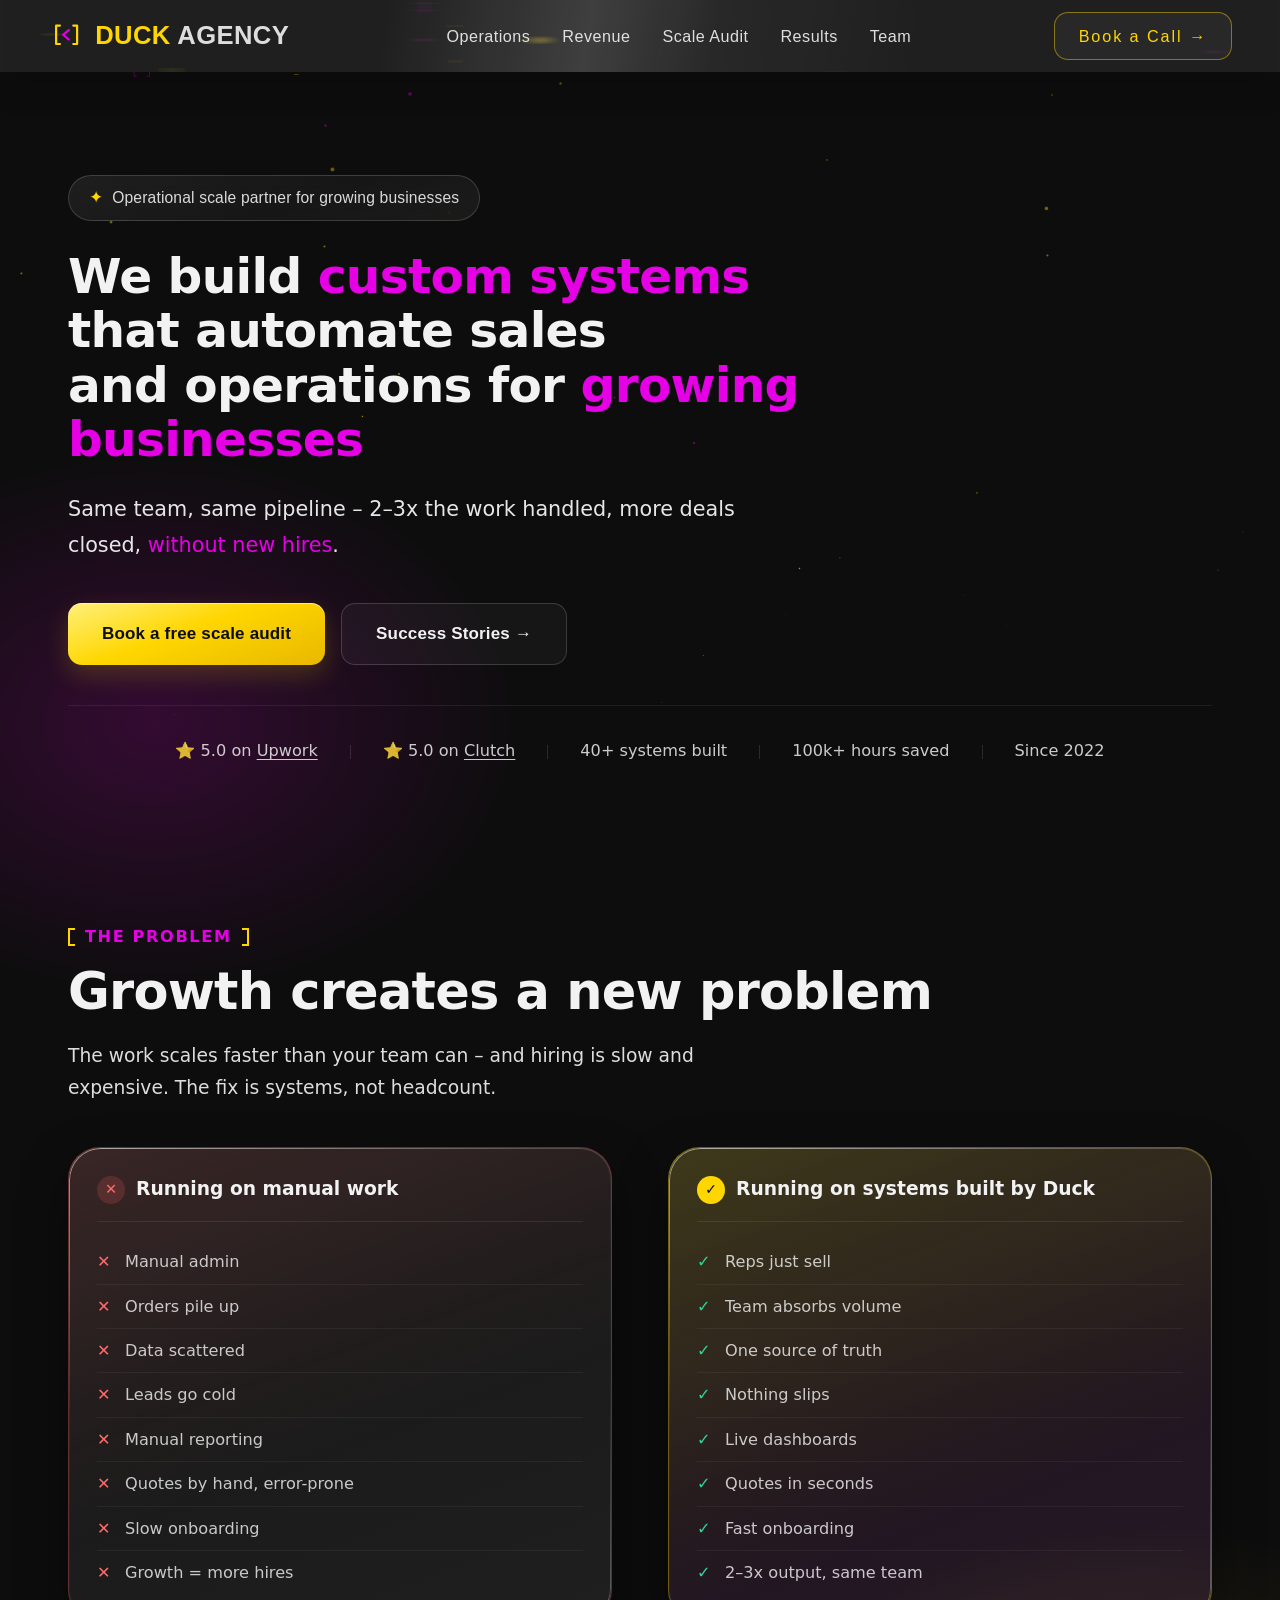
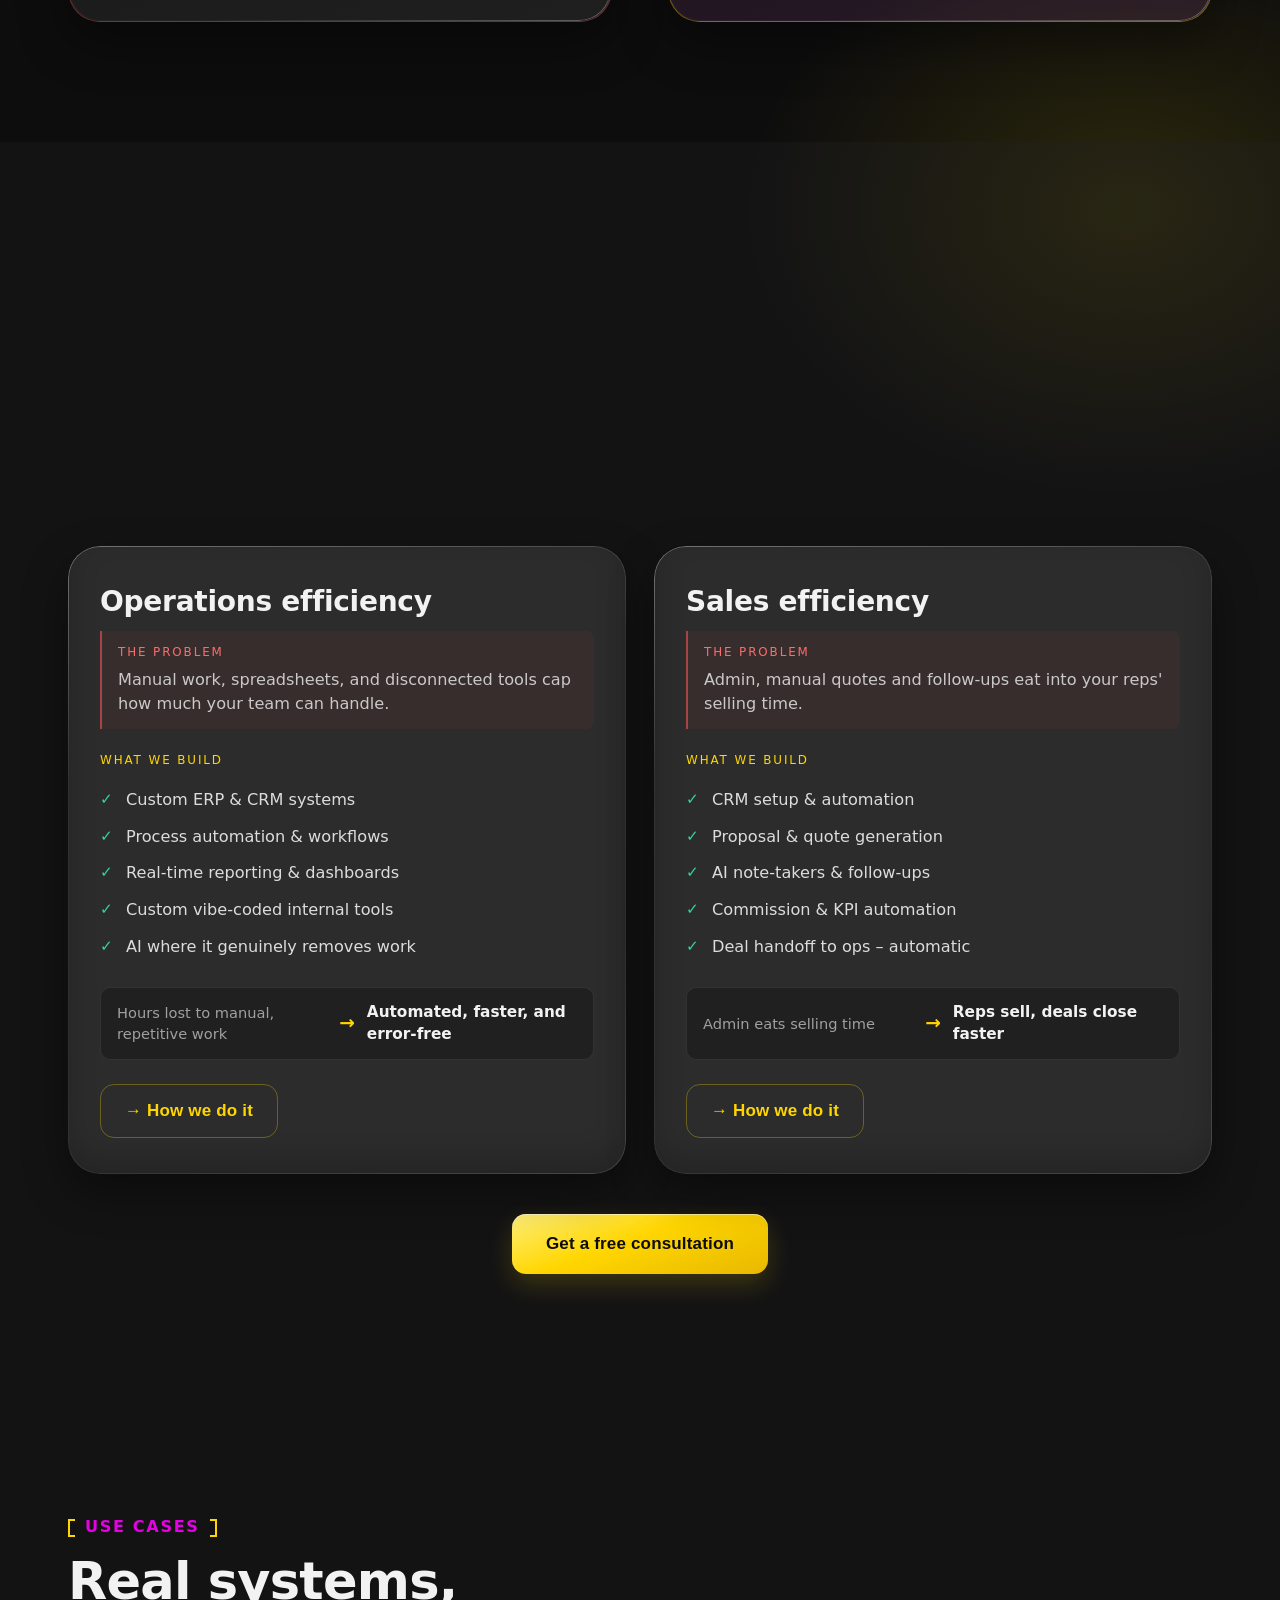
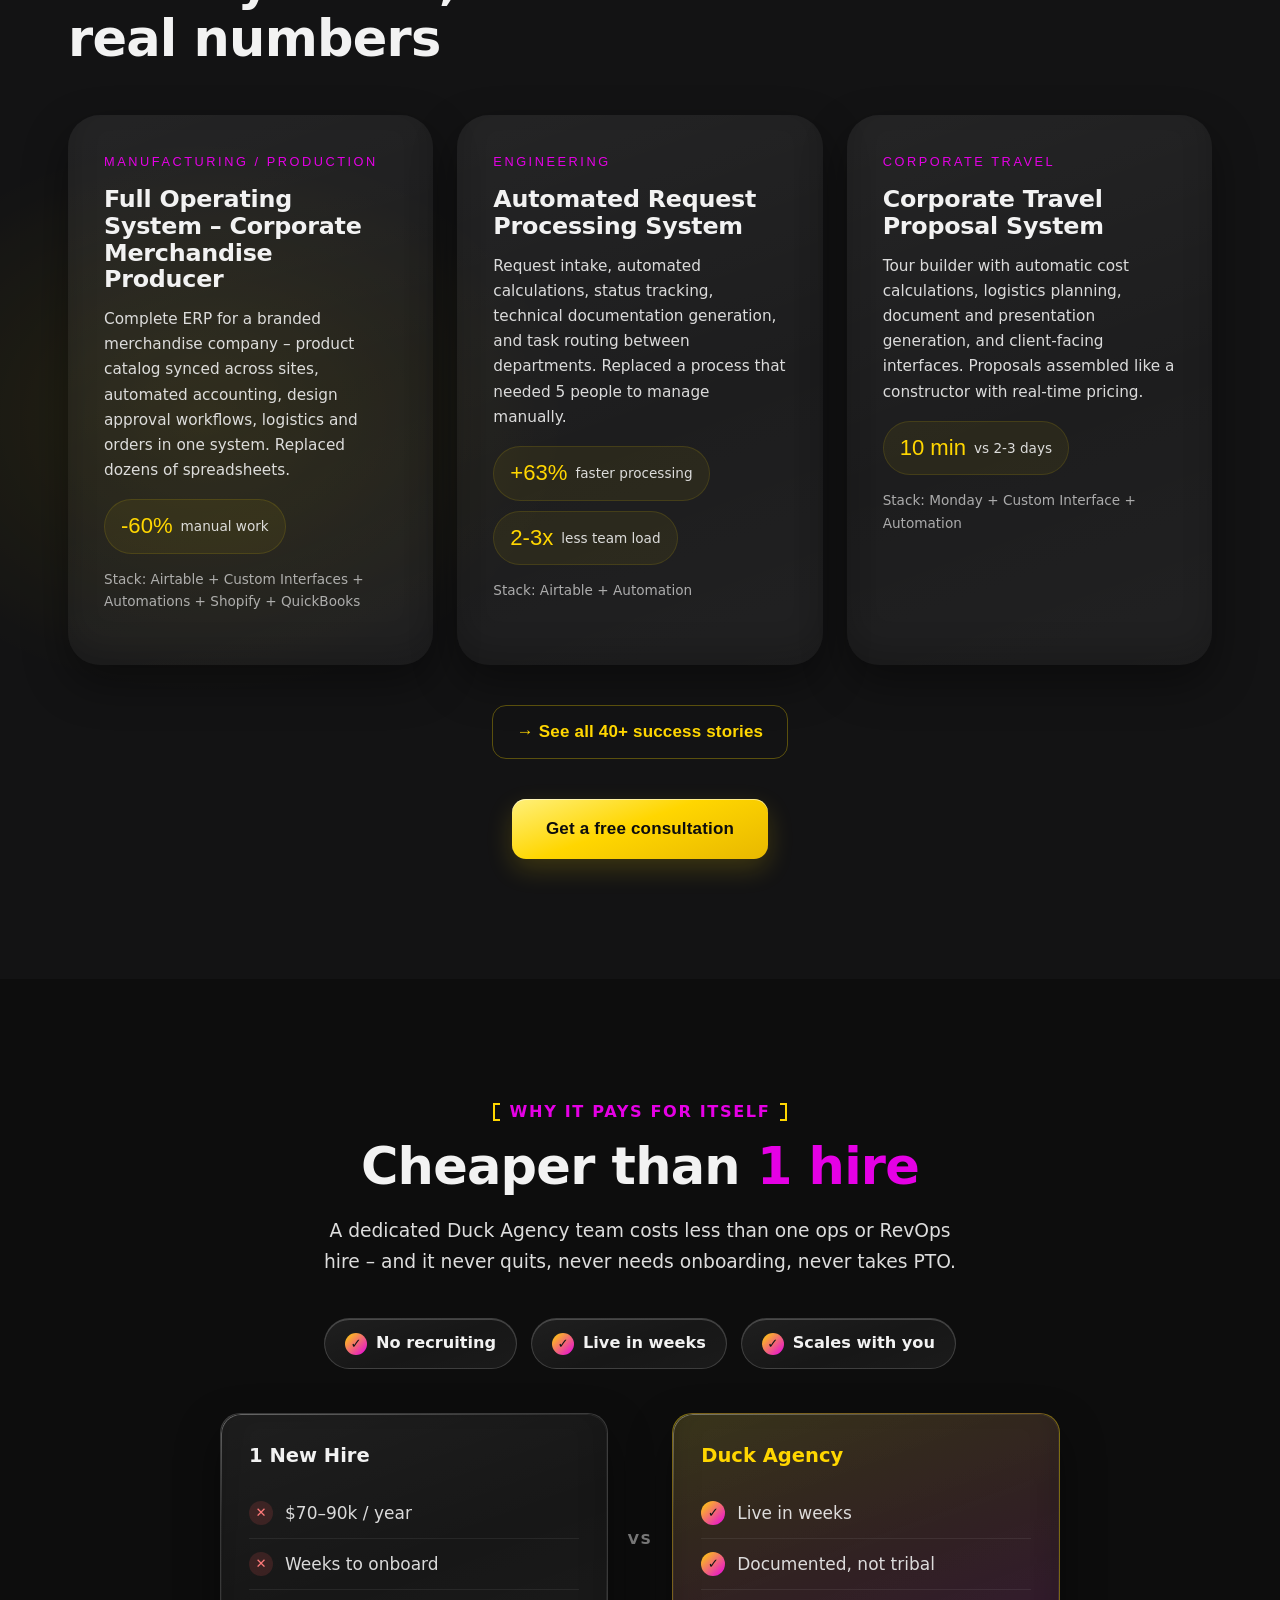
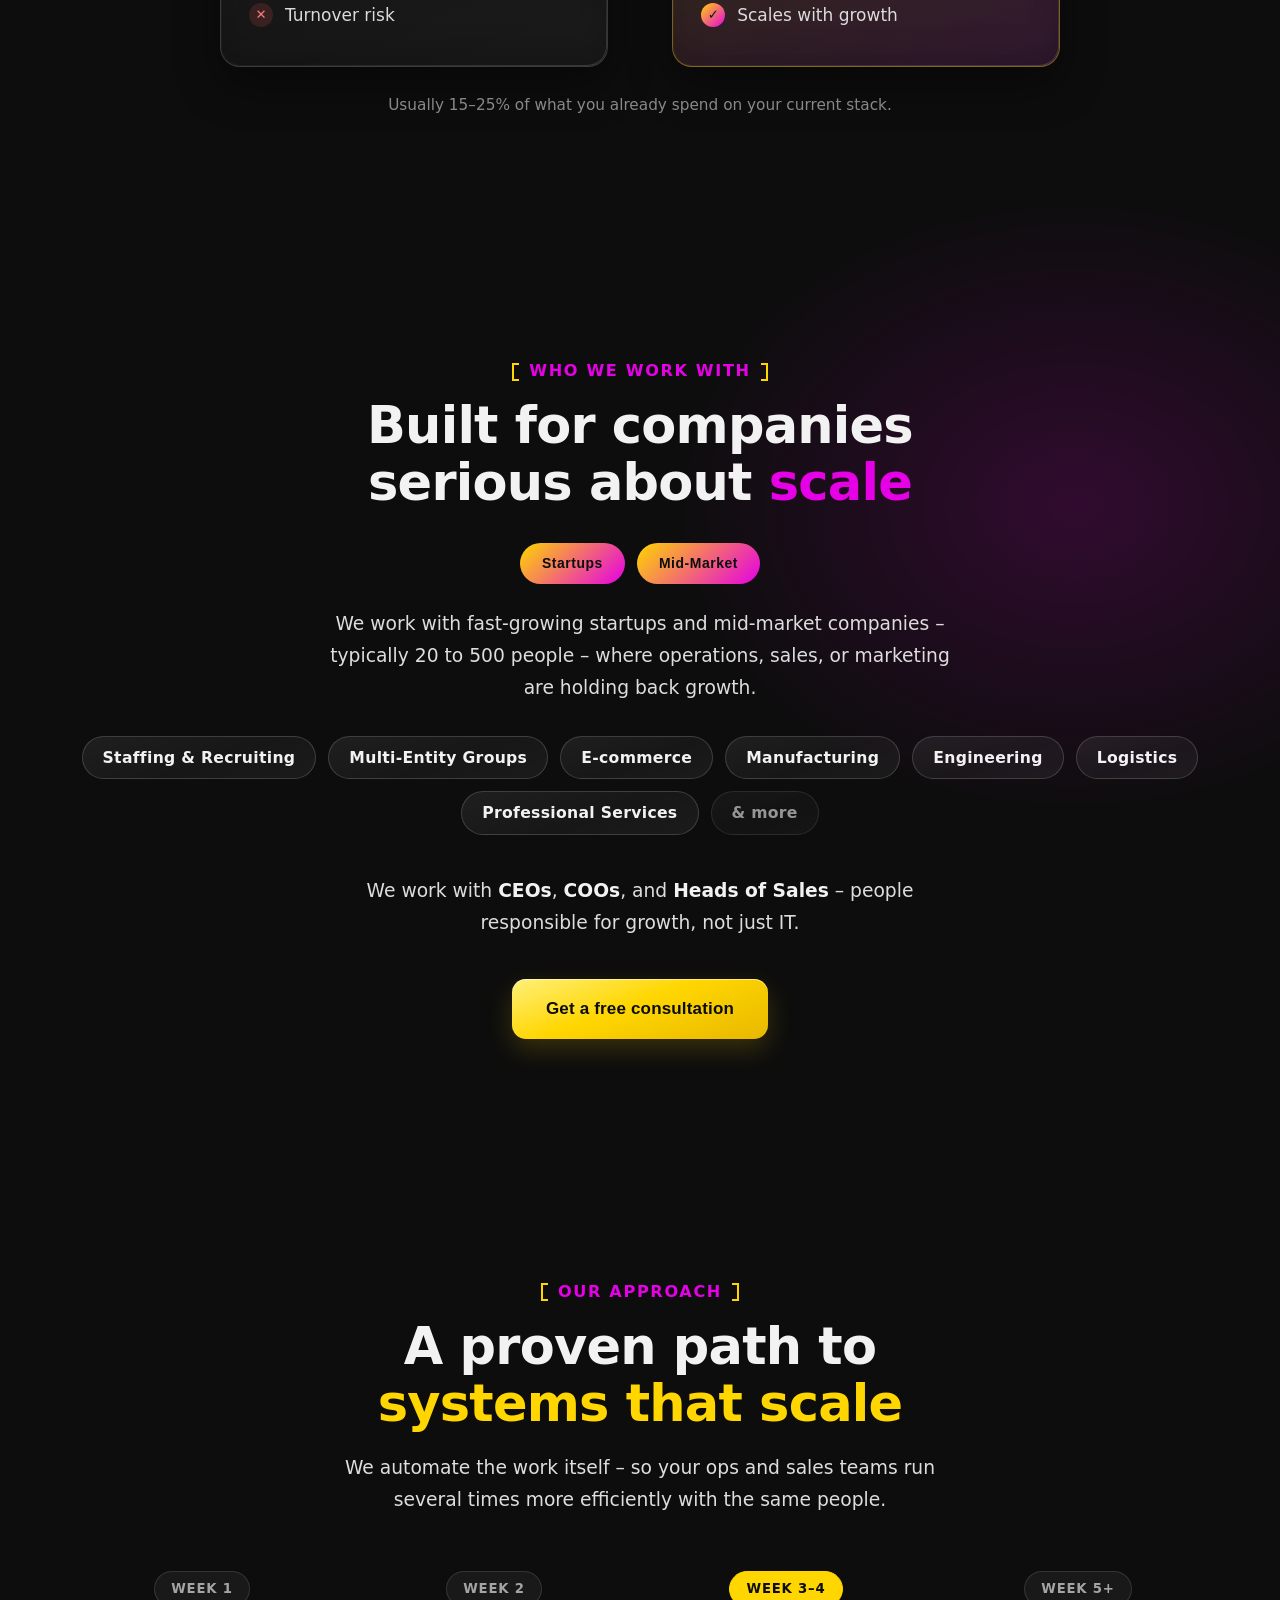
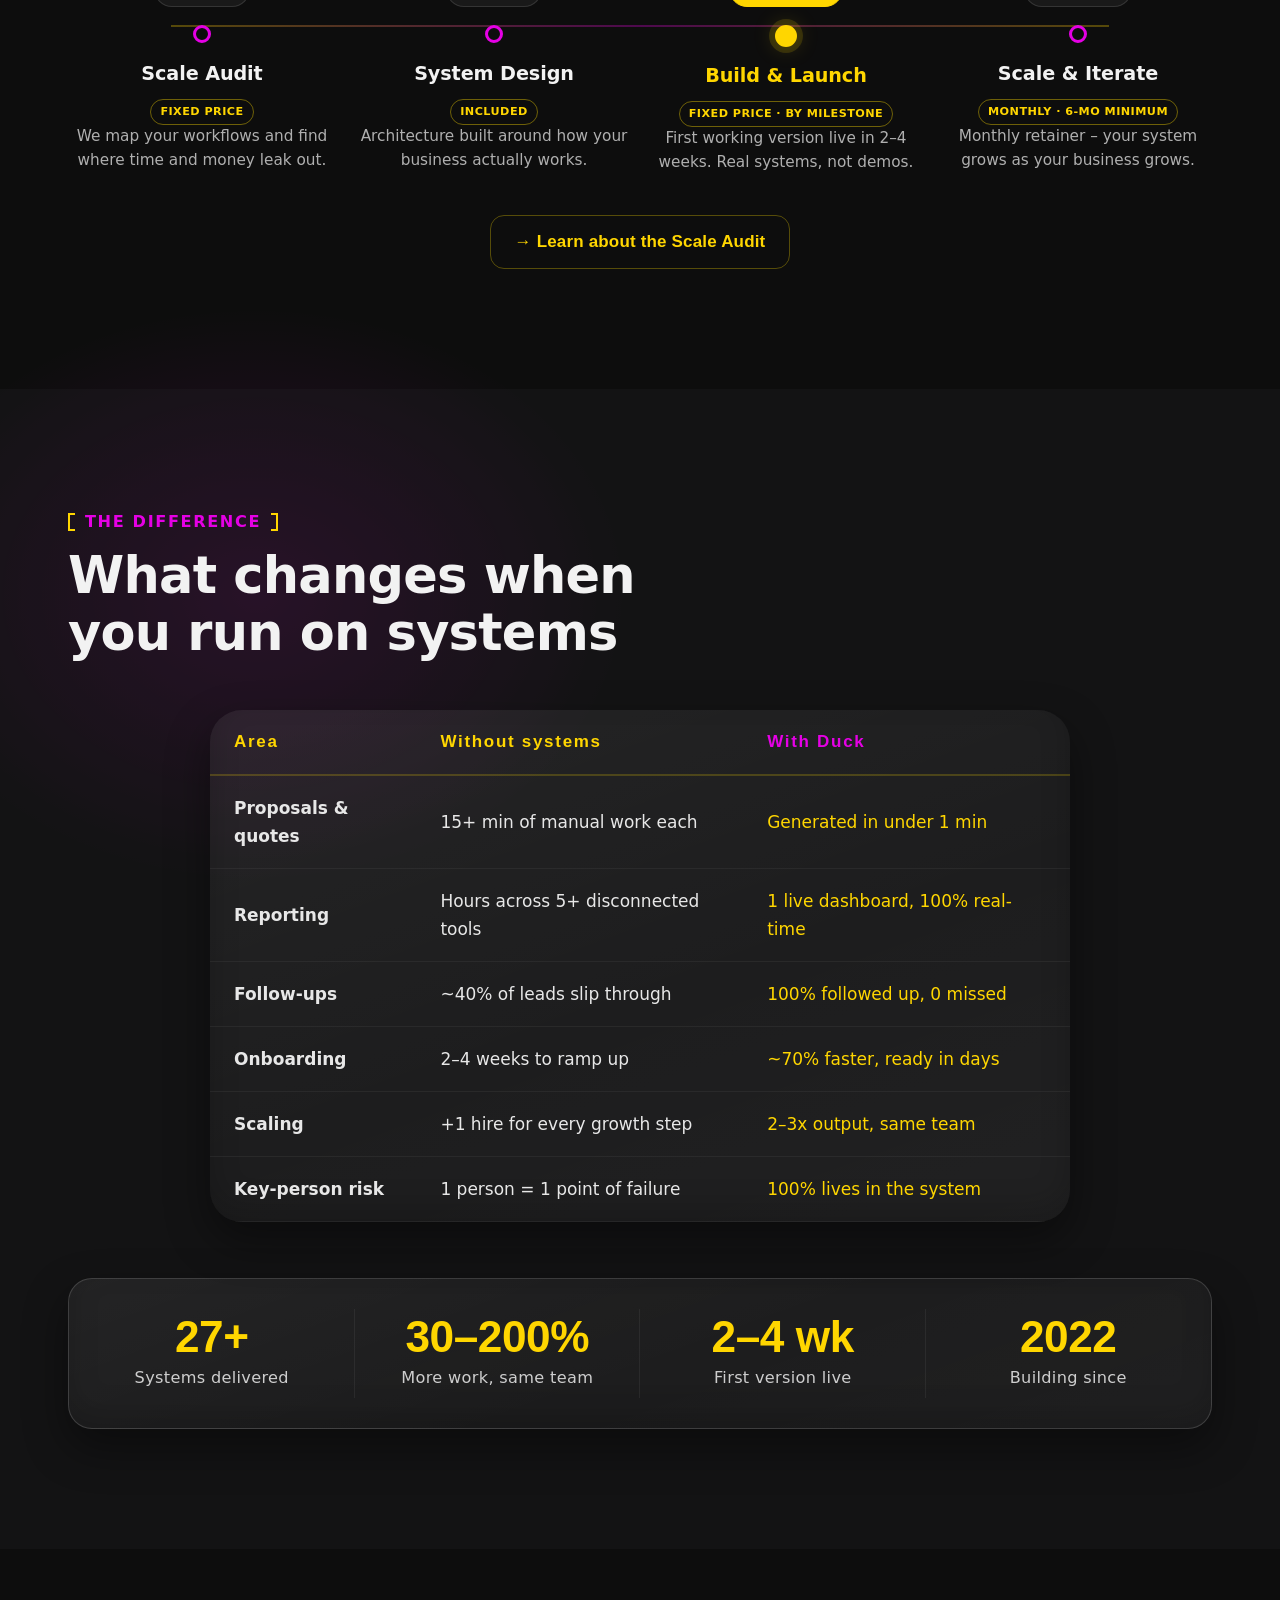
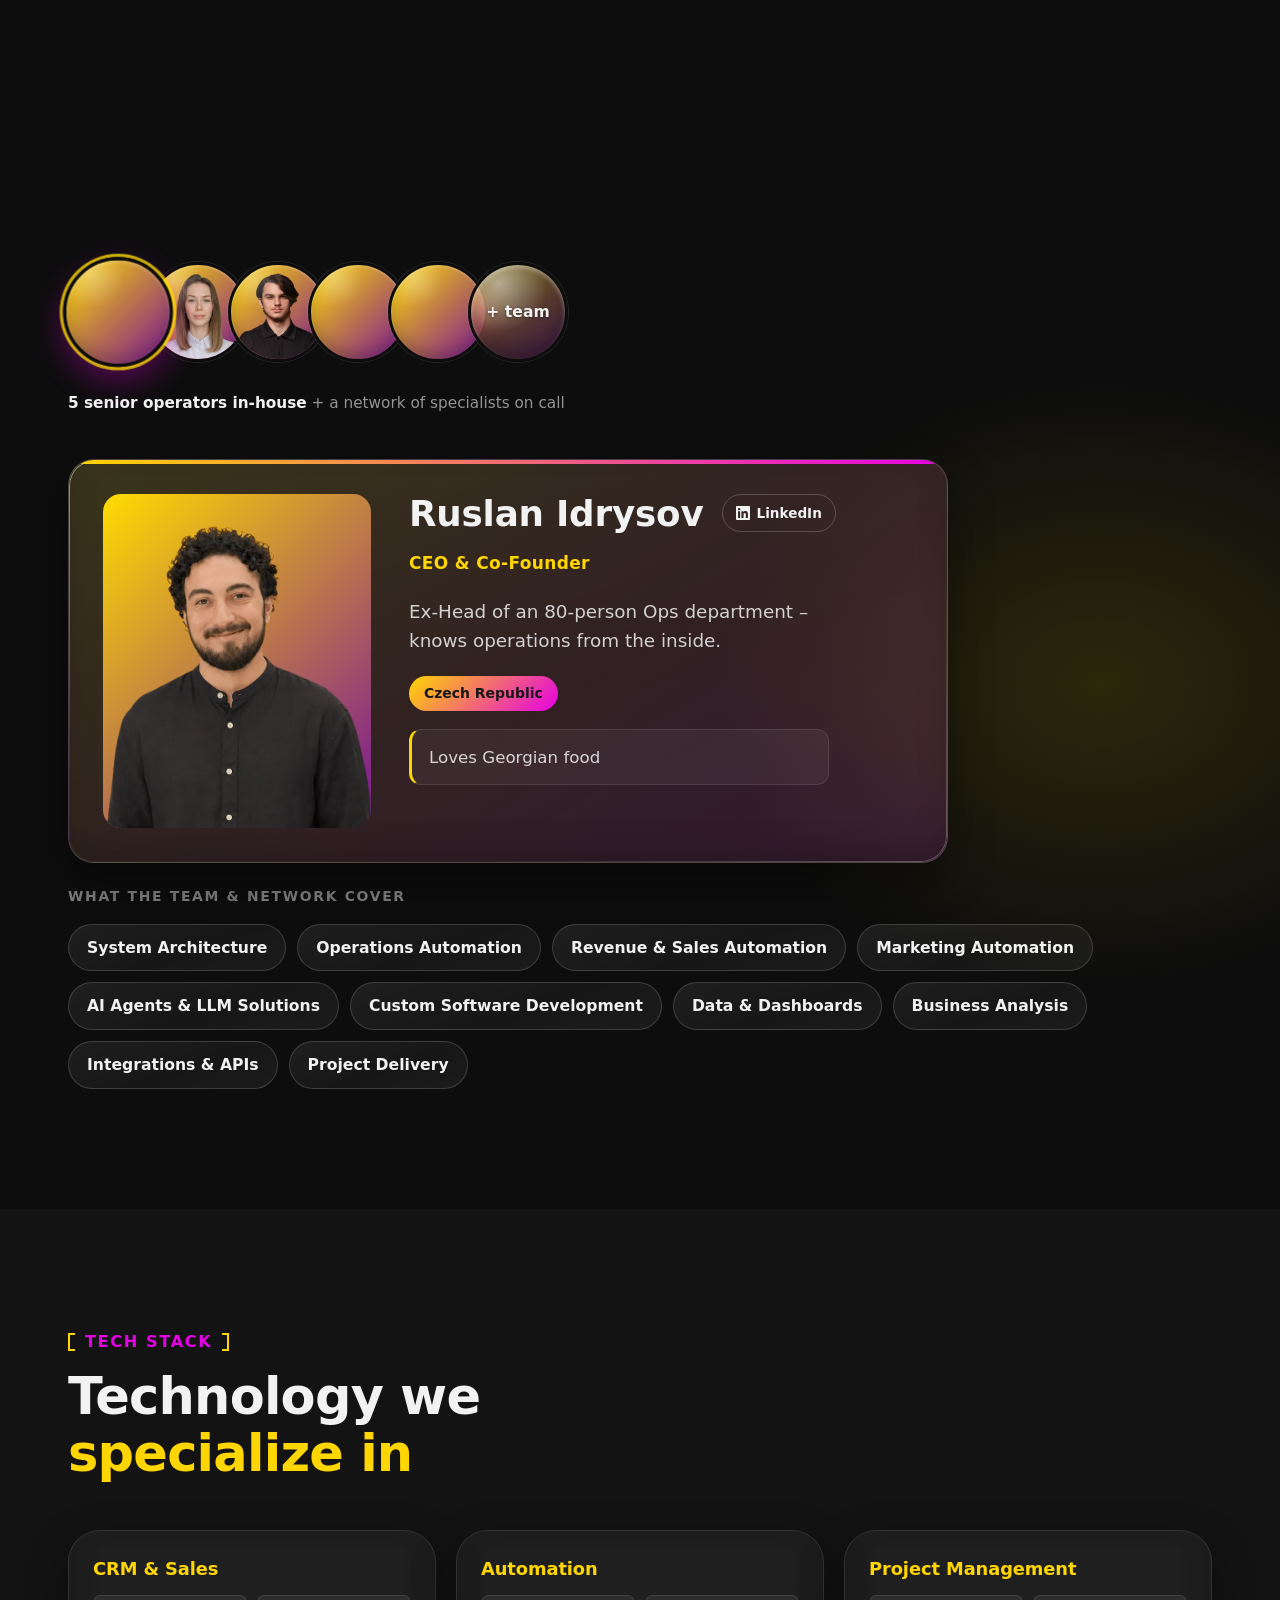
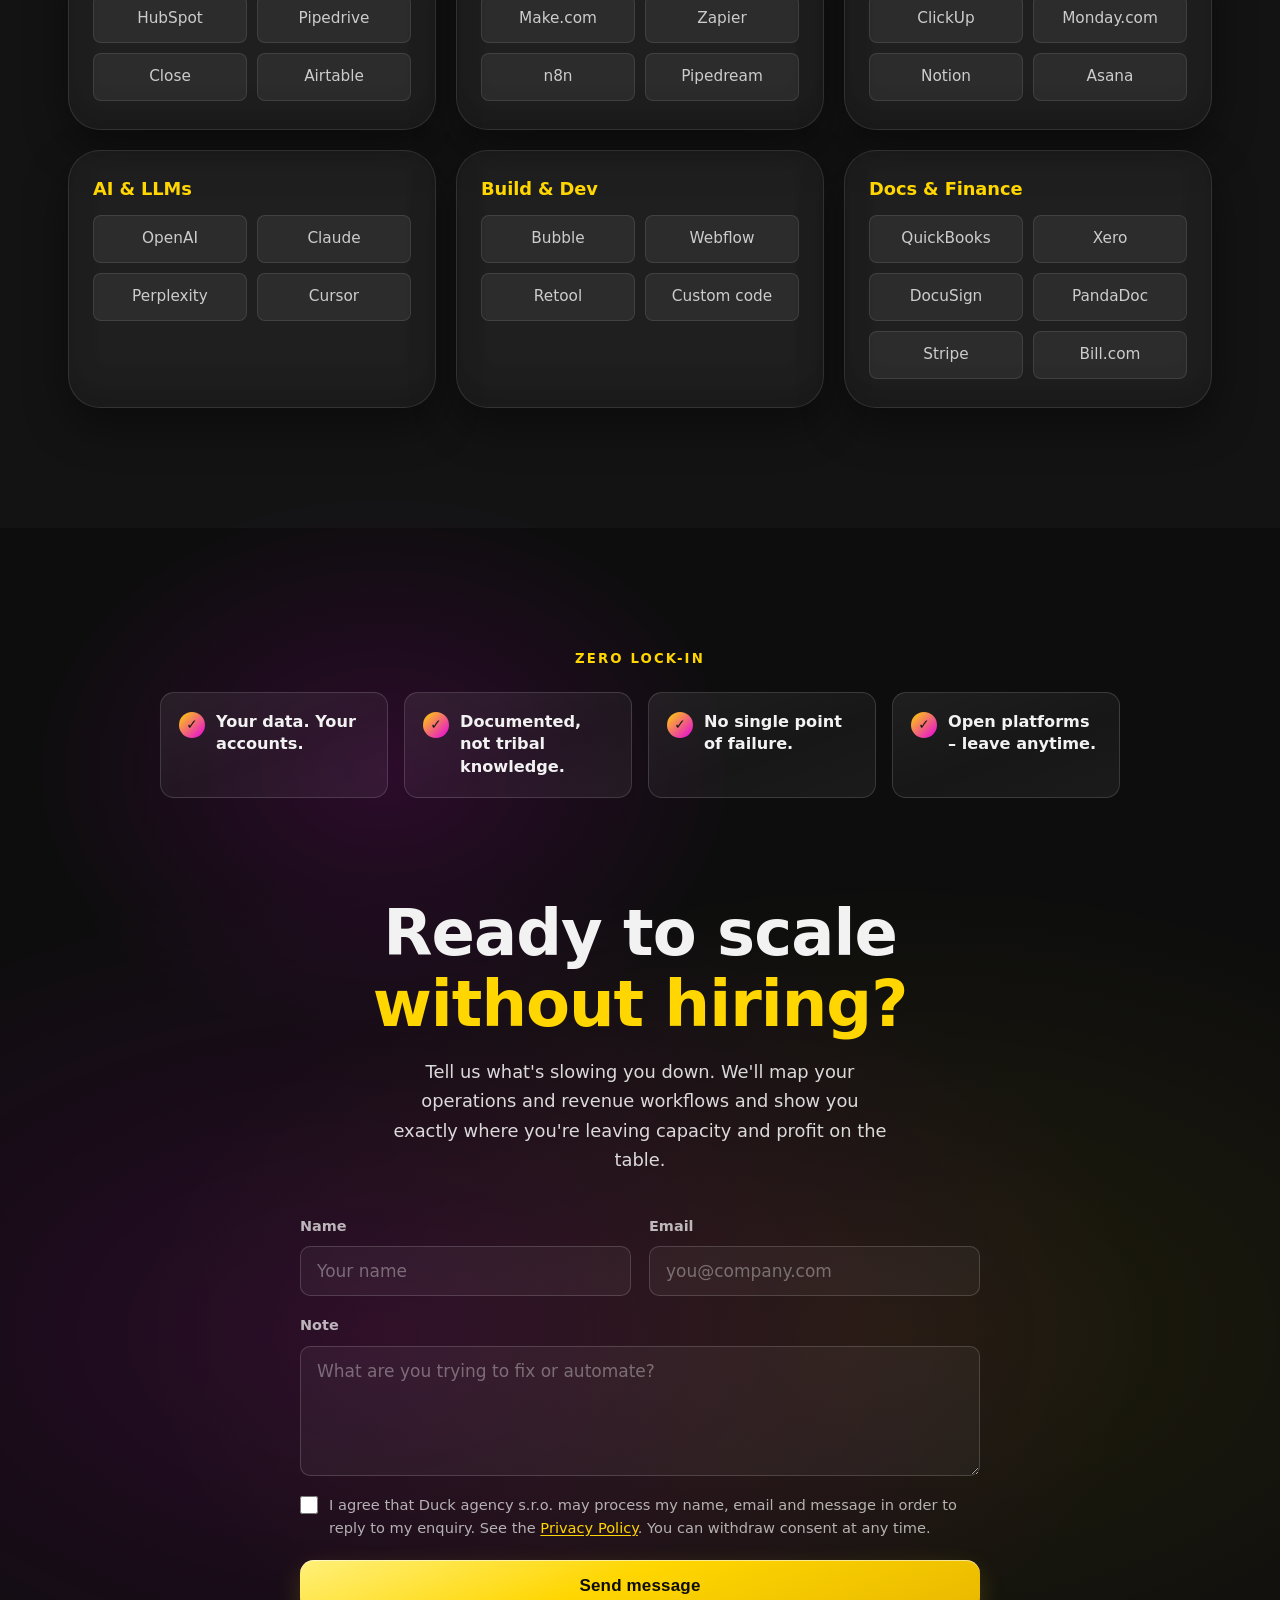
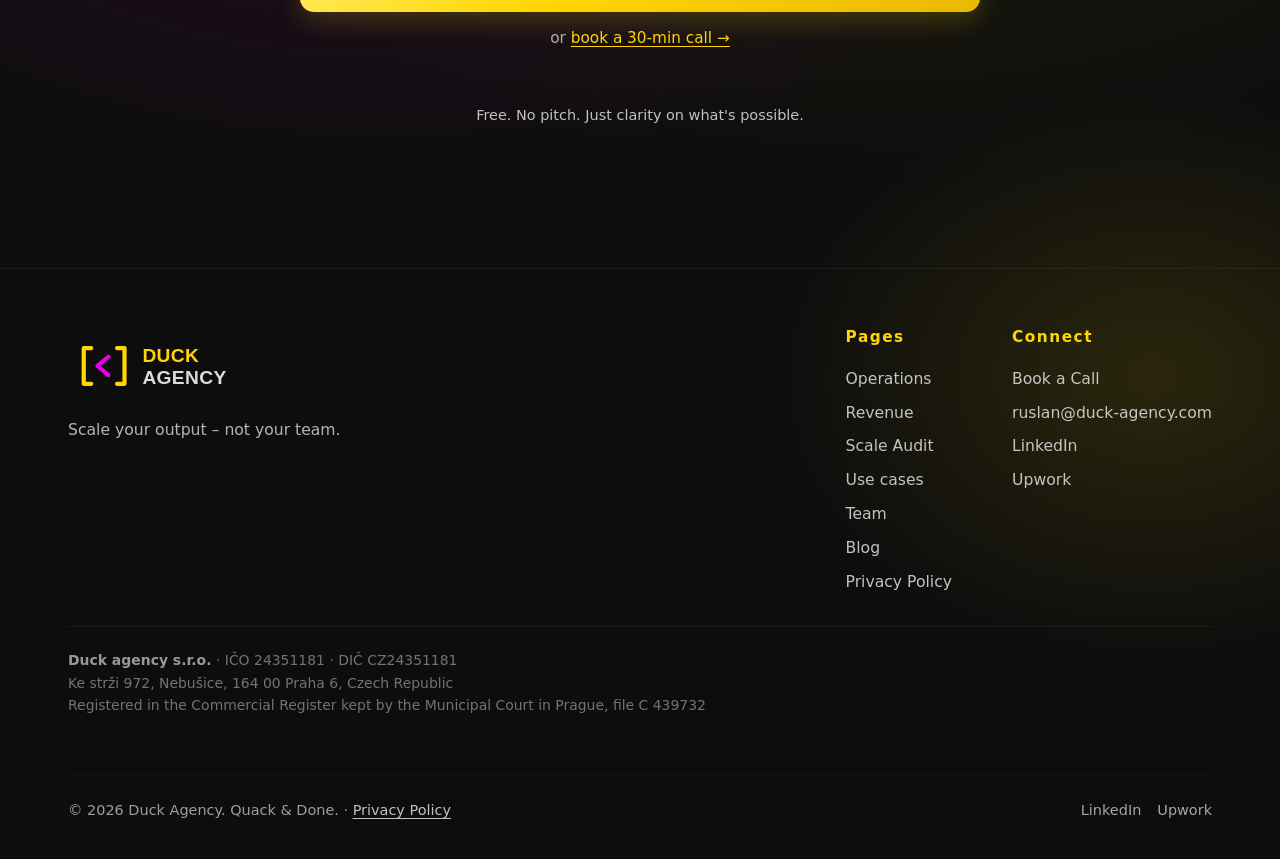
<file: index.html>
<!DOCTYPE html>
<html lang="en">
<head>
  <meta charset="UTF-8">
  <meta name="viewport" content="width=device-width, initial-scale=1.0">
  <title>Duck Agency – Scale Your Business Without Scaling Your Team</title>
  <meta name="description" content="We systemize and automate operations and revenue for growing businesses. Custom, done-for-you. 40+ systems built across 8 industries.">
  <meta name="keywords" content="business automation, operations automation, revenue automation, scale business, custom ERP, custom CRM, process automation">
  <meta name="robots" content="index, follow, max-image-preview:large, max-snippet:-1, max-video-preview:-1">
  <link rel="canonical" href="https://duck-agency.com/">
  <link rel="icon" type="image/svg+xml" href="assets/icon-flat-small.svg">
  <link rel="icon" type="image/png" sizes="32x32" href="assets/favicon-32.png">
  <link rel="icon" type="image/png" sizes="16x16" href="assets/favicon-16.png">
  <link rel="apple-touch-icon" sizes="180x180" href="assets/apple-touch-icon-180.png">
  <link rel="manifest" href="site.webmanifest">
  <meta property="og:type" content="website">
  <meta property="og:url" content="https://duck-agency.com/">
  <meta property="og:site_name" content="Duck Agency">
  <meta property="og:title" content="Duck Agency – Scale Your Business Without Scaling Your Team">
  <meta property="og:description" content="We systemize and automate operations and revenue for growing businesses. Custom, done-for-you. 40+ systems built across 8 industries.">
  <meta name="twitter:card" content="summary_large_image">
  <meta name="twitter:title" content="Duck Agency – Scale Your Business Without Scaling Your Team">
  <meta name="twitter:description" content="We systemize and automate operations and revenue for growing businesses. Custom, done-for-you. 40+ systems built across 8 industries.">
  <meta property="og:image" content="https://duck-agency.com/assets/og-image-1200x630.png">
  <meta name="twitter:image" content="https://duck-agency.com/assets/og-image-1200x630.png">
  <link rel="stylesheet" href="style.css">
  <link rel="stylesheet" href="duck-refresh.css">
  <!-- seo-extra -->
  <meta name="theme-color" content="#0D0D0D">
  <meta name="author" content="Duck Agency">
  <meta property="og:locale" content="en_US">
  <meta property="og:image:alt" content="Duck Agency — Quack &amp; Done">
  <meta name="twitter:image:alt" content="Duck Agency — Quack &amp; Done">
  <link rel="preconnect" href="https://api.fontshare.com" crossorigin>
  <link rel="stylesheet" href="https://api.fontshare.com/v2/css?f[]=involve@400,700&display=swap">

  <script type="application/ld+json">
  {
    "@context": "https://schema.org",
    "@graph": [
      {
        "@type": "Organization",
        "@id": "https://duck-agency.com/#organization",
        "name": "Duck Agency",
        "url": "https://duck-agency.com",
        "email": "ruslan@duck-agency.com",
        "description": "Operational scale partner for growing businesses – systemizing and automating operations and revenue",
        "sameAs": [
          "https://www.linkedin.com/in/ruslan-idrysov-duck-agency/",
          "https://www.upwork.com/freelancers/~01691c71b40f955a52"
        ]
      },
      {
        "@type": "WebSite",
        "@id": "https://duck-agency.com/#website",
        "url": "https://duck-agency.com",
        "name": "Duck Agency",
        "publisher": { "@id": "https://duck-agency.com/#organization" }
      }
    ]
  }
  </script>
</head>
<body>
<svg style="position:absolute;width:0;height:0" aria-hidden="true">
  <filter id="duck-glass-refraction" primitiveUnits="objectBoundingBox">
    <feImage href="[data-uri]" x="0" y="0" width="1" height="1" preserveAspectRatio="none" result="map"/>
    <feGaussianBlur in="SourceGraphic" stdDeviation="0.006" result="blur"/>
    <feDisplacementMap in="blur" in2="map" scale="0.014" xChannelSelector="R" yChannelSelector="G"/>
  </filter>

  <!-- курсор: пропорции как в референсе (круг ~30px), поэтому scale=1 работает как задумано -->
  <filter id="duck-glass-cursor" primitiveUnits="objectBoundingBox">
    <feImage href="[data-uri]" x="0" y="0" width="1" height="1" preserveAspectRatio="none" result="cmap"/>
    <feGaussianBlur in="SourceGraphic" stdDeviation="0.02" result="cblur"/>
    <feDisplacementMap in="cblur" in2="cmap" scale="1" xChannelSelector="R" yChannelSelector="G"/>
  </filter>
</svg>

<!-- NAV -->
<nav class="nav">
  <div class="nav-inner">
    <a href="/" class="nav-logo"><img src="assets/logo-nav-white.svg" alt="Duck Agency" width="210" height="34"></a>
    <div class="nav-links">
      <a href="/operations">Operations</a>
      <a href="/revenue">Revenue</a>
      <a href="/scale-audit">Scale Audit</a>
      <a href="/use-cases">Results</a>
      <a href="/#team">Team</a>
    </div>
    <a href="https://calendly.com/ruslan-duck-agency/30min" target="_blank" rel="noopener" class="nav-cta"><span>Book a Call →</span></a>
    <button class="hamburger" aria-label="Menu"><span></span><span></span><span></span></button>
  </div>
</nav>
<div class="mobile-menu">
  <a href="/operations">Operations</a>
  <a href="/revenue">Revenue</a>
  <a href="/scale-audit">Scale Audit</a>
  <a href="/use-cases">Results</a>
  <a href="/#team">Team</a>
  <a href="https://calendly.com/ruslan-duck-agency/30min" target="_blank" rel="noopener" style="color:var(--yellow)">Book a Call →</a>
</div>

<!-- BLOCK 01: HERO + LOGOS -->
<section class="hero">
  <div class="hero-bg">
    <div class="hero-blob hero-blob-1"></div>
    <div class="hero-blob hero-blob-2"></div>
    <div class="hero-blob hero-blob-3"></div>
    <div class="particles"></div>
  </div>
  <div class="container">
    <div class="hero-main">
    <div class="hero-badge hero-enter">
      <span class="spark">✦</span>
      Operational scale partner for growing businesses
    </div>
    <h1 class="hero-enter">We build <span class="pink">custom systems</span> that automate sales and&nbsp;operations for&nbsp;<span class="pink">growing businesses</span></h1>
    <p class="hero-sub hero-enter">Same team, same pipeline – <span style="white-space:nowrap">2–3x</span> the work handled, more deals closed, <span class="pink">without new hires</span>.</p>
    <div class="hero-actions hero-enter">
      <a href="https://calendly.com/ruslan-duck-agency/30min" target="_blank" rel="noopener" class="btn btn-primary">Book a free scale audit</a>
      <a href="#cases" class="btn btn-secondary">Success Stories →</a>
    </div>
    <!-- Trust bar -->
    <div class="hero-enter" style="margin-top:40px;padding-top:32px;border-top:1px solid rgba(255,255,255,0.07);animation-delay:0.7s">
      <div style="display:flex;justify-content:center;align-items:center;flex-wrap:wrap;gap:8px 32px">
        <span style="font-size:0.95rem;color:rgba(239,239,239,0.84)">⭐ 5.0 on <a href="https://www.upwork.com/freelancers/~01691c71b40f955a52" target="_blank" rel="noopener" style="color:rgba(239,239,239,0.84);text-decoration:underline;text-underline-offset:3px">Upwork</a></span>
        <span class="hero-sep"></span>
        <span style="font-size:0.95rem;color:rgba(239,239,239,0.84)">⭐ 5.0 on <a href="https://clutch.co" target="_blank" rel="noopener" style="color:rgba(239,239,239,0.84);text-decoration:underline;text-underline-offset:3px">Clutch</a></span>
        <span class="hero-sep"></span>
        <span style="font-size:0.95rem;color:rgba(239,239,239,0.84)">40+ systems built</span>
        <span class="hero-sep"></span>
        <span style="font-size:0.95rem;color:rgba(239,239,239,0.84)">100k+ hours saved</span>
        <span class="hero-sep"></span>
        <span style="font-size:0.95rem;color:rgba(239,239,239,0.84)">Since 2022</span>
      </div>
    </div>
    </div>
      <div class="reveal-on-scroll">
      <p style="font-size:0.82rem;font-weight:700;letter-spacing:0.15em;text-transform:uppercase;color:rgba(239,239,239,0.64);margin-top:24px;margin-bottom:20px">40+ businesses trust Duck Agency</p>
      <div class="logo-carousel">
        <div class="logo-track">
          <img width="347" height="120" decoding="async" class="logo-img" src="assets/logo-odelet.webp" alt="Odelet">
          <img width="374" height="120" decoding="async" class="logo-img" src="assets/logo-gpd.webp" alt="GPD">
          <img width="577" height="175" decoding="async" class="logo-img" src="assets/logo-jobscentr.png" alt="Jobscentr">
          <img width="341" height="120" decoding="async" class="logo-img" src="assets/logo-unique.webp" alt="Unique Apparel">
          <img width="785" height="120" decoding="async" class="logo-img" src="assets/logo-limora.webp" alt="Limora Creative">
          <img width="373" height="120" decoding="async" class="logo-img" src="assets/logo-aulinks.webp" alt="Aulinks">
          <img width="526" height="120" decoding="async" class="logo-img" src="assets/logo-workintense.webp" alt="Workintense">
          <img width="453" height="120" decoding="async" class="logo-img" src="assets/logo-larixon.webp" alt="Larixon">
          <img width="526" height="120" decoding="async" class="logo-img" src="assets/logo-lieferando.webp" alt="Lieferando">
          <img width="400" height="120" decoding="async" class="logo-img" src="assets/logo-xiber.webp" alt="Xiber">
          <img width="515" height="88" decoding="async" class="logo-img" src="assets/logo-bazaraki.webp" alt="Bazaraki">
          <img width="347" height="120" decoding="async" class="logo-img" src="assets/logo-odelet.webp" alt="" aria-hidden="true">
          <img width="374" height="120" decoding="async" class="logo-img" src="assets/logo-gpd.webp" alt="" aria-hidden="true">
          <img width="577" height="175" decoding="async" class="logo-img" src="assets/logo-jobscentr.png" alt="" aria-hidden="true">
          <img width="341" height="120" decoding="async" class="logo-img" src="assets/logo-unique.webp" alt="" aria-hidden="true">
          <img width="785" height="120" decoding="async" class="logo-img" src="assets/logo-limora.webp" alt="" aria-hidden="true">
          <img width="373" height="120" decoding="async" class="logo-img" src="assets/logo-aulinks.webp" alt="" aria-hidden="true">
          <img width="526" height="120" decoding="async" class="logo-img" src="assets/logo-workintense.webp" alt="" aria-hidden="true">
          <img width="453" height="120" decoding="async" class="logo-img" src="assets/logo-larixon.webp" alt="" aria-hidden="true">
          <img width="526" height="120" decoding="async" class="logo-img" src="assets/logo-lieferando.webp" alt="" aria-hidden="true">
          <img width="400" height="120" decoding="async" class="logo-img" src="assets/logo-xiber.webp" alt="" aria-hidden="true">
          <img width="515" height="88" decoding="async" class="logo-img" src="assets/logo-bazaraki.webp" alt="" aria-hidden="true">
        </div>
      </div>
      </div>
  </div>
</section>

<!-- BLOCK 02: PROBLEM -->
<section class="section-pad" id="problem" style="padding-top:24px">
  <div class="container">
    <div style="text-align:left;margin-bottom:8px">
      <span class="section-eyebrow fade-in">The problem</span>
      <h2 class="section-title fade-in">Growth creates a new problem</h2>
      <p class="section-sub fade-in" style="max-width:720px;margin:0 0 44px">The work scales faster than your team can – and hiring is slow and expensive. The fix is systems, not headcount.</p>
    </div>
    <div class="problem-grid" style="align-items:stretch">
      <div class="pn-block neg fade-in">
        <div class="pn-head"><span class="pn-ic neg">✕</span> Running on manual work</div>
        <ul class="pn-list">
          <li>Manual admin</li>
          <li>Orders pile up</li>
          <li>Data scattered</li>
          <li>Leads go cold</li>
          <li>Manual reporting</li>
          <li>Quotes by hand, error-prone</li>
          <li>Slow onboarding</li>
          <li>Growth = more hires</li>
        </ul>
      </div>
      <div class="pn-block pos fade-in">
        <div class="pn-head"><span class="pn-ic pos">✓</span> Running on systems built by Duck</div>
        <ul class="pn-list">
          <li>Reps just sell</li>
          <li>Team absorbs volume</li>
          <li>One source of truth</li>
          <li>Nothing slips</li>
          <li>Live dashboards</li>
          <li>Quotes in seconds</li>
          <li>Fast onboarding</li>
          <li>2–3x output, same team</li>
        </ul>
      </div>
    </div>
  </div>
</section>

<!-- BLOCK 03: TWO PILLARS -->
<section class="section-pad bg-grey" id="services">
  <div class="container">
    <div style="text-align:left;margin-bottom:48px">
      <span class="section-eyebrow fade-in">What we do</span>
      <h2 class="section-title fade-in">We scale two parts<br>of your business</h2>
      <p class="section-sub fade-in" style="margin:0">Operations inside, sales outside. Both running on systems that work without your team doing it manually.</p>
    </div>
    <div style="display:grid;grid-template-columns:repeat(2,1fr);gap:28px" class="tools-two-col">
      <div class="service-card fade-in stagger-1">
        <h3>Operations efficiency</h3>
        <div class="svc-pain">
          <span class="svc-pain-label">The problem</span>
          <p>Manual work, spreadsheets, and disconnected tools cap how much your team can handle.</p>
        </div>
        <span class="svc-build-label">What we build</span>
        <ul class="checks">
          <li>Custom ERP &amp; CRM systems</li>
          <li>Process automation &amp; workflows</li>
          <li>Real-time reporting &amp; dashboards</li>
          <li>Custom vibe-coded internal tools</li>
          <li>AI where it genuinely removes work</li>
        </ul>
        <div class="svc-result">
          <span class="sr-before">Hours lost to manual, repetitive work</span>
          <span class="sr-arrow">→</span>
          <span class="sr-after">Automated, faster, and error-free</span>
        </div>
        <a href="/operations" class="btn btn-ghost">→ How we do it</a>
      </div>
      <div class="service-card fade-in stagger-2">
        <h3>Sales efficiency</h3>
        <div class="svc-pain">
          <span class="svc-pain-label">The problem</span>
          <p>Admin, manual quotes and follow-ups eat into your reps' selling time.</p>
        </div>
        <span class="svc-build-label">What we build</span>
        <ul class="checks">
          <li>CRM setup &amp; automation</li>
          <li>Proposal &amp; quote generation</li>
          <li>AI note-takers &amp; follow-ups</li>
          <li>Commission &amp; KPI automation</li>
          <li>Deal handoff to ops – automatic</li>
        </ul>
        <div class="svc-result">
          <span class="sr-before">Admin eats selling time</span>
          <span class="sr-arrow">→</span>
          <span class="sr-after">Reps sell, deals close faster</span>
        </div>
        <a href="/revenue" class="btn btn-ghost">→ How we do it</a>
      </div>
    </div>
  </div>
  <div class="block-cta"><a href="#contact" class="btn btn-primary">Get a free consultation</a></div>
</section>

<!-- BLOCK 04: SUCCESS STORIES -->
<section class="section-pad bg-grey" id="cases">
  <div class="container">
    <div style="text-align:left;margin-bottom:48px">
      <span class="section-eyebrow fade-in">Use Cases</span>
      <h2 class="section-title fade-in">Real systems,<br>real numbers</h2>
    </div>

    <!-- TEMP result cards (always visible; remove when real cases go live) -->
    <div class="tools-two-col" style="display:grid;grid-template-columns:repeat(3,1fr);gap:24px">
      <div class="case-card fade-in">
        <div class="case-industry">Manufacturing / Production</div>
        <h3>Full Operating System – Corporate Merchandise Producer</h3>
        <p>Complete ERP for a branded merchandise company – product catalog synced across sites, automated accounting, design approval workflows, logistics and orders in one system. Replaced dozens of spreadsheets.</p>
        <div style="display:flex;gap:10px;flex-wrap:wrap;margin-top:16px">
          <div class="case-result"><span class="num">-60%</span><span class="label">manual work</span></div>
        </div>
        <p style="margin-top:14px;font-size:0.8rem;color:rgba(239,239,239,0.68)">Stack: Airtable + Custom Interfaces + Automations + Shopify + QuickBooks</p>
      </div>
      <div class="case-card fade-in">
        <div class="case-industry">Engineering</div>
        <h3>Automated Request Processing System</h3>
        <p>Request intake, automated calculations, status tracking, technical documentation generation, and task routing between departments. Replaced a process that needed 5 people to manage manually.</p>
        <div style="display:flex;gap:10px;flex-wrap:wrap;margin-top:16px">
          <div class="case-result"><span class="num">+63%</span><span class="label">faster processing</span></div>
          <div class="case-result"><span class="num">2-3x</span><span class="label">less team load</span></div>
        </div>
        <p style="margin-top:14px;font-size:0.8rem;color:rgba(239,239,239,0.68)">Stack: Airtable + Automation</p>
      </div>
      <div class="case-card fade-in">
        <div class="case-industry">Corporate Travel</div>
        <h3>Corporate Travel Proposal System</h3>
        <p>Tour builder with automatic cost calculations, logistics planning, document and presentation generation, and client-facing interfaces. Proposals assembled like a constructor with real-time pricing.</p>
        <div style="display:flex;gap:10px;flex-wrap:wrap;margin-top:16px">
          <div class="case-result"><span class="num">10 min</span><span class="label">vs 2-3 days</span></div>
        </div>
        <p style="margin-top:14px;font-size:0.8rem;color:rgba(239,239,239,0.68)">Stack: Monday + Custom Interface + Automation</p>
      </div>
    </div>


    <div style="text-align:center;margin-top:40px">
      <a href="/use-cases" class="btn btn-ghost fade-in">→ See all 40+ success stories</a>
    </div>
  </div>
  <div class="block-cta"><a href="#contact" class="btn btn-primary">Get a free consultation</a></div>
</section>

<!-- BLOCK 03b: CHEAPER THAN 1 HIRE -->
<section class="section-pad" id="value">
  <style>
    #value .value-lead{text-align:center;margin-bottom:40px}
    #value .value-points{display:flex;flex-wrap:wrap;justify-content:center;gap:14px;margin-bottom:44px}
    #value .vp{display:inline-flex;align-items:center;gap:9px;padding:11px 20px;border-radius:999px;border:1px solid rgba(255,255,255,.16);background:var(--glass-bg);box-shadow:inset 0 1px 0 rgba(255,255,255,.2);font-weight:600;font-size:.95rem}
    #value .vp .vp-ic{display:inline-flex;align-items:center;justify-content:center;width:22px;height:22px;border-radius:50%;background:linear-gradient(135deg,var(--yellow),var(--pink));color:#161616;font-weight:900;font-size:.78rem}
    #value .hire-compare{display:grid;grid-template-columns:1fr auto 1fr;align-items:center;gap:20px;max-width:840px;margin:0 auto}
    #value .hc-col{border-radius:20px;padding:26px 28px;border:1px solid rgba(255,255,255,.14);box-shadow:var(--glass-shadow)}
    #value .hc-neg{background:var(--glass-bg)}
    #value .hc-pos{background:linear-gradient(160deg,rgba(255,220,0,.12),rgba(255,0,245,.1)),var(--glass-bg);border-color:rgba(255,220,0,.35)}
    #value .hc-head{font-size:1.15rem;font-weight:800;margin-bottom:16px}
    #value .hc-pos .hc-head{color:var(--yellow)}
    #value .hc-row{display:flex;align-items:center;gap:12px;padding:11px 0;font-size:1rem;color:rgba(239,239,239,.9)}
    #value .hc-row + .hc-row{border-top:1px solid rgba(255,255,255,.07)}
    #value .hc-ic{flex:0 0 24px;width:24px;height:24px;border-radius:50%;display:inline-flex;align-items:center;justify-content:center;font-size:.78rem;font-weight:900}
    #value .hc-neg .hc-ic{background:rgba(255,90,90,.15);color:#ff7a7a}
    #value .hc-pos .hc-ic{background:linear-gradient(135deg,var(--yellow),var(--pink));color:#161616}
    #value .hc-vs{font-weight:800;color:rgba(239,239,239,.5);font-size:.85rem;text-transform:uppercase;letter-spacing:.1em}
    #value .value-note{text-align:center;margin-top:26px;font-size:.9rem;color:rgba(239,239,239,.55)}
    @media(max-width:640px){#value .hire-compare{grid-template-columns:1fr;gap:14px}}
  </style>
  <div class="container">
    <div class="value-lead">
      <span class="section-eyebrow fade-in">Why it pays for itself</span>
      <h2 class="section-title fade-in">Cheaper than <span class="pink">1 hire</span></h2>
      <p class="section-sub fade-in" style="margin:0 auto;max-width:660px">A dedicated Duck Agency team costs less than one ops or RevOps hire – and it never quits, never needs onboarding, never takes PTO.</p>
    </div>
    <div class="value-points fade-in">
      <span class="vp"><span class="vp-ic">✓</span> No recruiting</span>
      <span class="vp"><span class="vp-ic">✓</span> Live in weeks</span>
      <span class="vp"><span class="vp-ic">✓</span> Scales with you</span>
    </div>
    <div class="hire-compare fade-in">
      <div class="hc-col hc-neg">
        <div class="hc-head">1 New Hire</div>
        <div class="hc-row"><span class="hc-ic">✕</span> $70–90k / year</div>
        <div class="hc-row"><span class="hc-ic">✕</span> Weeks to onboard</div>
        <div class="hc-row"><span class="hc-ic">✕</span> Turnover risk</div>
      </div>
      <div class="hc-vs">vs</div>
      <div class="hc-col hc-pos">
        <div class="hc-head">Duck Agency</div>
        <div class="hc-row"><span class="hc-ic">✓</span> Live in weeks</div>
        <div class="hc-row"><span class="hc-ic">✓</span> Documented, not tribal</div>
        <div class="hc-row"><span class="hc-ic">✓</span> Scales with growth</div>
      </div>
    </div>
    <p class="value-note fade-in">Usually 15–25% of what you already spend on your current stack.</p>
  </div>
</section>

<!-- BLOCK 05: WHO WE WORK WITH -->
<section class="section-pad">
  <div class="container">
    <div style="text-align:center;margin-bottom:32px">
      <span class="section-eyebrow fade-in">Who we work with</span>
      <h2 class="section-title fade-in">Built for companies<br>serious about <span class="pink">scale</span></h2>
    </div>
    <div class="size-chips fade-in">
      <span class="size-chip">Startups</span>
      <span class="size-chip">Mid-Market</span>
    </div>
    <p class="section-sub fade-in" style="text-align:center;max-width:620px;margin:0 auto 32px">We work with fast-growing startups and mid-market companies – typically 20 to 500 people – where operations, sales, or marketing are holding back growth.</p>
    <div style="display:flex;flex-wrap:wrap;justify-content:center;gap:12px;margin-bottom:40px" class="fade-in">
      <span class="industry-chip">Staffing &amp; Recruiting</span>
      <span class="industry-chip">Multi-Entity Groups</span>
      <span class="industry-chip">E-commerce</span>
      <span class="industry-chip">Manufacturing</span>
      <span class="industry-chip">Engineering</span>
      <span class="industry-chip">Logistics</span>
      <span class="industry-chip">Professional Services</span>
      <span class="industry-chip" style="opacity:0.6">&amp; more</span>
    </div>
    <p class="section-sub fade-in" style="text-align:center;max-width:600px;margin:0 auto">We work with <strong style="color:var(--white)">CEOs</strong>, <strong style="color:var(--white)">COOs</strong>, and <strong style="color:var(--white)">Heads of Sales</strong> – people responsible for growth, not just IT.</p>
  </div>
  <div class="block-cta"><a href="#contact" class="btn btn-primary">Get a free consultation</a></div>
</section>

<!-- BLOCK 06: OUR APPROACH -->
<section class="section-pad" id="process">
  <style>
    #process .rm-tag{display:inline-block;margin-top:6px;font-size:.66rem;font-weight:700;letter-spacing:.04em;text-transform:uppercase;color:var(--yellow);border:1px solid rgba(255,220,0,.4);border-radius:999px;padding:3px 9px;white-space:nowrap}
  </style>
  <div class="container">
    <div style="text-align:center;margin-bottom:56px">
      <span class="section-eyebrow fade-in">Our approach</span>
      <h2 class="section-title fade-in">A proven path to<br><span class="yellow">systems that scale</span></h2>
      <p class="section-sub fade-in" style="margin:0 auto;max-width:600px">We automate the work itself – so your ops and sales teams run several times more efficiently with the same people.</p>
    </div>
    <div class="roadmap">
      <div class="rm-step fade-in stagger-1">
        <div class="rm-week">Week 1</div>
        <div class="rm-dot"></div>
        <h4>Scale Audit</h4>
        <span class="rm-tag">Fixed price</span>
        <p>We map your workflows and find where time and money leak out.</p>
      </div>
      <div class="rm-step fade-in stagger-2">
        <div class="rm-week">Week 2</div>
        <div class="rm-dot"></div>
        <h4>System Design</h4>
        <span class="rm-tag">Included</span>
        <p>Architecture built around how your business actually works.</p>
      </div>
      <div class="rm-step highlight fade-in stagger-3">
        <div class="rm-week">Week 3–4</div>
        <div class="rm-dot"></div>
        <h4>Build &amp; Launch</h4>
        <span class="rm-tag">Fixed price · by milestone</span>
        <p>First working version live in 2–4 weeks. Real systems, not demos.</p>
      </div>
      <div class="rm-step fade-in stagger-4">
        <div class="rm-week">Week 5+</div>
        <div class="rm-dot"></div>
        <h4>Scale &amp; Iterate</h4>
        <span class="rm-tag">Monthly · 6-mo minimum</span>
        <p>Monthly retainer – your system grows as your business grows.</p>
      </div>
    </div>
    <div style="text-align:center;margin-top:40px">
      <a href="/scale-audit" class="btn btn-ghost fade-in">→ Learn about the Scale Audit</a>
    </div>
  </div>
</section>

<!-- BLOCK 07: BEFORE / AFTER TABLE + STATS -->
<section class="section-pad bg-grey">
  <div class="container">
    <div style="text-align:left;margin-bottom:48px">
      <span class="section-eyebrow fade-in">The difference</span>
      <h2 class="section-title fade-in">What changes when<br>you run on systems</h2>
    </div>
    <div style="max-width:860px;margin:0 auto">
      <table class="comparison-table fade-in">
        <thead>
          <tr>
            <th style="width:24%">Area</th>
            <th style="width:38%">Without systems</th>
            <th style="width:38%">With Duck</th>
          </tr>
        </thead>
        <tbody>
          <tr>
            <td style="font-weight:700;color:rgba(239,239,239,0.96)">Proposals &amp; quotes</td>
            <td>15+ min of manual work each</td>
            <td style="color:var(--yellow)">Generated in under 1 min</td>
          </tr>
          <tr>
            <td style="font-weight:700;color:rgba(239,239,239,0.96)">Reporting</td>
            <td>Hours across 5+ disconnected tools</td>
            <td style="color:var(--yellow)">1 live dashboard, 100% real-time</td>
          </tr>
          <tr>
            <td style="font-weight:700;color:rgba(239,239,239,0.96)">Follow-ups</td>
            <td>~40% of leads slip through</td>
            <td style="color:var(--yellow)">100% followed up, 0 missed</td>
          </tr>
          <tr>
            <td style="font-weight:700;color:rgba(239,239,239,0.96)">Onboarding</td>
            <td>2–4 weeks to ramp up</td>
            <td style="color:var(--yellow)">~70% faster, ready in days</td>
          </tr>
          <tr>
            <td style="font-weight:700;color:rgba(239,239,239,0.96)">Scaling</td>
            <td>+1 hire for every growth step</td>
            <td style="color:var(--yellow)">2–3x output, same team</td>
          </tr>
          <tr>
            <td style="font-weight:700;color:rgba(239,239,239,0.96)">Key-person risk</td>
            <td>1 person = 1 point of failure</td>
            <td style="color:var(--yellow)">100% lives in the system</td>
          </tr>
        </tbody>
      </table>
    </div>
    <!-- Stats row -->
    <div class="stats-inner scale-in" style="margin-top:56px">
      <div class="stat">
        <div class="stat-num" data-count="40" data-suffix="+">40+</div>
        <div class="stat-label">Systems delivered</div>
      </div>
      <div class="stat">
        <div class="stat-num">30–200%</div>
        <div class="stat-label">More work, same team</div>
      </div>
      <div class="stat">
        <div class="stat-num">2–4 wk</div>
        <div class="stat-label">First version live</div>
      </div>
      <div class="stat">
        <div class="stat-num">2022</div>
        <div class="stat-label">Building since</div>
      </div>
    </div>
  </div>
</section>

<!-- BLOCK 10: TEAM -->
<section class="section-pad" id="team">
  <div class="container">
    <div style="text-align:left;margin-bottom:40px">
      <span class="section-eyebrow fade-in">The team</span>
      <h2 class="section-title fade-in">Your COO, dev team &amp; AI consultant –<br><span class="pink">in one team</span></h2>
    </div>
    <style>
      #team .team-cap .stack{display:flex;align-items:center;margin-bottom:30px}
      #team .team-cap .av{position:relative;width:100px;height:100px;border-radius:50%;border:3px solid var(--black);margin-left:-20px;padding:0;background:linear-gradient(135deg,#FFDC00 0%,#781496 100%);box-shadow:0 0 0 1px rgba(255,255,255,.1),inset 0 2px 3px rgba(255,255,255,.22),inset 0 -8px 12px rgba(0,0,0,.16);transition:transform .45s cubic-bezier(.16,1,.3,1),box-shadow .4s ease;cursor:pointer;overflow:hidden}
      #team .team-cap .av::after{content:'';position:absolute;inset:0;border-radius:50%;background:radial-gradient(circle at 24% 14%,rgba(255,255,255,.32),rgba(255,255,255,0) 28%);mix-blend-mode:screen;pointer-events:none;z-index:2}
      #team .team-cap .av:first-child{margin-left:0}
      #team .team-cap .av img{width:100%;height:100%;border-radius:50%;object-fit:cover;object-position:top;display:block}
      #team .team-cap .av:hover,#team .team-cap .av.active{transform:scale(1.1);z-index:40;box-shadow:0 0 0 3px rgba(255,220,0,.78),0 12px 30px rgba(255,0,245,.32),inset 0 2px 3px rgba(255,255,255,.22),inset 0 -8px 12px rgba(0,0,0,.14)}
      #team .team-cap .more-circle{position:relative;overflow:hidden;width:100px;height:100px;border-radius:50%;margin-left:-20px;border:3px solid var(--black);background:linear-gradient(150deg,rgba(255,220,0,.4),rgba(120,20,150,.4)),var(--glass-bg);-webkit-backdrop-filter:blur(14px) saturate(170%);backdrop-filter:blur(14px) saturate(170%);box-shadow:0 0 0 1px rgba(255,255,255,.1),inset 0 3px 4px rgba(255,255,255,.35),inset 0 -12px 18px rgba(0,0,0,.28);display:flex;align-items:center;justify-content:center;color:var(--white);font-weight:900;font-size:.92rem;text-align:center;line-height:1.1;text-shadow:0 1px 3px rgba(0,0,0,.4)}
      #team .team-cap .more-circle::after{content:'';position:absolute;inset:0;border-radius:50%;background:radial-gradient(circle at 30% 20%,rgba(255,255,255,.5),rgba(255,255,255,0) 48%);mix-blend-mode:screen;pointer-events:none;z-index:0}
      #team .team-cap .more-circle span{position:relative;z-index:1}
      /* persistent detail card */
      #team .team-cap .tx-detail{display:flex;gap:38px;align-items:stretch;position:relative;isolation:isolate;overflow:hidden;background:linear-gradient(150deg,rgba(255,220,0,.12),rgba(255,0,245,.1)),var(--glass-bg);border:1px solid rgba(255,255,255,.14);border-radius:26px;padding:34px;margin-bottom:22px;max-width:880px;height:404px;box-shadow:var(--glass-shadow)}
      #team .team-cap .tx-detail::before{content:"";position:absolute;top:0;left:0;right:0;height:4px;background:linear-gradient(90deg,var(--yellow),var(--pink));z-index:3}
      #team .team-cap .tx-detail::after{content:"";position:absolute;inset:0;border-radius:inherit;padding:1px;background:linear-gradient(150deg,rgba(255,255,255,.5),rgba(255,255,255,.05) 35%,rgba(255,255,255,.03) 70%,rgba(255,255,255,.28));-webkit-mask:linear-gradient(#000 0 0) content-box,linear-gradient(#000 0 0);-webkit-mask-composite:xor;mask:linear-gradient(#000 0 0) content-box,linear-gradient(#000 0 0);mask-composite:exclude;pointer-events:none;z-index:2}
      #team .team-cap .tx-photo{flex:0 0 268px;width:268px;align-self:stretch;border-radius:18px;overflow:hidden;background:linear-gradient(135deg,#FFDC00 0%,#781496 100%)}
      #team .team-cap .tx-photo img{width:100%;height:100%;object-fit:cover;object-position:top;display:block}
      #team .team-cap .tx-text{flex:1;display:flex;flex-direction:column;justify-content:flex-start}
      #team .team-cap .tx-head{display:flex;align-items:center;gap:18px;flex-wrap:wrap;margin-bottom:16px}
      #team .team-cap .tx-name{font-size:2.1rem;font-weight:800;line-height:1.1}
      #team .team-cap .tx-role{display:inline-block;align-self:flex-start;font-size:1rem;font-weight:800;letter-spacing:.02em;color:var(--yellow);margin-bottom:20px}
      #team .team-cap .tx-bio{font-size:1.08rem;line-height:1.6;color:rgba(239,239,239,.86);margin-bottom:20px;max-width:420px}
      #team .team-cap .tx-loc{align-self:flex-start;display:inline-flex;align-items:center;font-size:.82rem;font-weight:700;color:#161616;background:linear-gradient(135deg,var(--yellow),var(--pink));border-radius:999px;padding:6px 15px;margin-bottom:18px}
      #team .team-cap .tx-fact-box{background:rgba(255,255,255,.05);border:1px solid rgba(255,255,255,.1);border-left:3px solid var(--yellow);border-radius:12px;padding:13px 17px;max-width:420px}
      #team .team-cap .tx-fact-label{display:block;font-size:.68rem;font-weight:800;letter-spacing:.16em;text-transform:uppercase;background:linear-gradient(90deg,var(--yellow),var(--pink));-webkit-background-clip:text;background-clip:text;-webkit-text-fill-color:transparent;margin-bottom:4px}
      #team .team-cap .tx-fact{font-size:.98rem;color:rgba(239,239,239,.88)}
      #team .team-cap .tx-li{display:inline-flex;align-items:center;gap:7px;width:max-content;font-size:.8rem;font-weight:700;color:var(--white);text-decoration:none;border:1px solid rgba(255,255,255,.2);border-radius:999px;padding:7px 13px;transition:all .25s ease}
      #team .team-cap .tx-li svg{width:14px;height:14px}
      #team .team-cap .tx-li:hover{border-color:transparent;background:linear-gradient(135deg,var(--yellow),var(--pink));color:#161616;transform:translateY(-2px)}
      /* mobile carousel nav */
      #team .team-cap .tx-nav{display:none;align-items:center;justify-content:center;gap:18px;margin-bottom:26px}
      #team .team-cap .tx-prev,#team .team-cap .tx-next{width:46px;height:46px;border-radius:50%;border:1px solid rgba(255,255,255,.2);background:rgba(255,255,255,.05);color:var(--white);font-size:1.5rem;line-height:1;cursor:pointer;display:flex;align-items:center;justify-content:center;transition:all .25s ease}
      #team .team-cap .tx-prev:active,#team .team-cap .tx-next:active{background:linear-gradient(135deg,var(--yellow),var(--pink));color:#161616;border-color:transparent}
      #team .team-cap .tx-dots{display:flex;gap:9px}
      #team .team-cap .tx-dot{width:9px;height:9px;border-radius:50%;background:rgba(255,255,255,.28);border:none;padding:0;cursor:pointer;transition:all .3s ease}
      #team .team-cap .tx-dot.on{width:24px;border-radius:999px;background:linear-gradient(135deg,var(--yellow),var(--pink))}
      #team .team-cap .tx-detail.anim .tx-photo{animation:dPhoto .55s cubic-bezier(.16,1,.3,1) both}
      #team .team-cap .tx-detail.anim .tx-name{animation:dText .5s cubic-bezier(.16,1,.3,1) .04s both}
      #team .team-cap .tx-detail.anim .tx-role{animation:dText .5s cubic-bezier(.16,1,.3,1) .09s both}
      #team .team-cap .tx-detail.anim .tx-bio{animation:dText .5s cubic-bezier(.16,1,.3,1) .14s both}
      #team .team-cap .tx-detail.anim .tx-loc{animation:dText .5s cubic-bezier(.16,1,.3,1) .19s both}
      #team .team-cap .tx-detail.anim .tx-fact-box{animation:dText .5s cubic-bezier(.16,1,.3,1) .24s both}
      @keyframes dPhoto{from{opacity:0;transform:scale(.93) translateY(10px)}to{opacity:1;transform:none}}
      @keyframes dText{from{opacity:0;transform:translateX(22px)}to{opacity:1;transform:none}}
      #team .team-cap .tx-note{font-size:.9rem;color:rgba(239,239,239,.6);margin-bottom:44px;line-height:1.5}
      #team .team-cap .tx-note b{color:var(--white)}
      #team .team-cap .cap-title{font-size:.82rem;font-weight:700;letter-spacing:.12em;text-transform:uppercase;color:rgba(239,239,239,.5);margin:8px 0 16px}
      #team .team-cap .chips{display:flex;flex-wrap:wrap;gap:11px}
      #team .team-cap .chip{padding:10px 18px;border-radius:999px;border:1px solid rgba(255,255,255,.16);background:var(--glass-bg);font-size:.92rem;font-weight:600;color:var(--white);transition:all .25s ease}
      #team .team-cap .chip:hover{border-color:transparent;background:linear-gradient(135deg,#FFDC00 0%,#781496 100%);color:#161616;transform:translateY(-2px)}
      #team .team-cap .chip.hot{border-color:transparent;background:linear-gradient(135deg,#FFDC00 0%,#781496 100%);color:#161616}
      @media(max-width:640px){
        #team .team-cap .stack{display:none}
        #team .team-cap .tx-nav{display:flex}
        #team .team-cap .tx-detail{flex-direction:column;text-align:center;align-items:center;height:auto}
        #team .team-cap .tx-photo{width:100%;flex-basis:auto;aspect-ratio:4/5}
        #team .team-cap .tx-text{align-items:center}
        #team .team-cap .tx-head{justify-content:center}
        #team .team-cap .tx-role,#team .team-cap .tx-loc{align-self:center}
        #team .team-cap .tx-bio{max-width:none}
      }
    </style>
    <div class="team-cap">
      <div class="stack">
        <button type="button" class="tx-av av active" data-img="assets/ruslan.webp" data-name="Ruslan Idrysov" data-role="CEO &amp; Co-Founder" data-bio="Ex-Head of an 80-person Ops department – knows operations from the inside." data-loc="Czech Republic" data-fact="Loves Georgian food" data-li="https://www.linkedin.com/in/ruslan-idrysov-duck-agency/"><img width="640" height="800" loading="lazy" decoding="async" src="assets/ruslan.webp" alt="Ruslan Idrysov"></button>
        <button type="button" class="tx-av av" data-img="assets/liudmyla.webp" data-name="Liudmyla Krychevska" data-role="Project Manager" data-bio="10 years in project coordination. Puts communication above everything." data-loc="Georgia" data-fact="Certified English translator"><img width="640" height="801" loading="lazy" decoding="async" src="assets/liudmyla.webp" alt="Liudmyla Krychevska"></button>
        <button type="button" class="tx-av av" data-img="assets/huram.webp" data-name="Huram Karosanidze" data-role="Ops Automation Specialist" data-bio="Built 20+ operational systems across different industries." data-loc="Poland" data-fact="Loves robotics"><img width="624" height="780" loading="lazy" decoding="async" src="assets/huram.webp" alt="Huram Karosanidze"></button>
        <button type="button" class="tx-av av" data-img="assets/oleksandr-gulak.webp" data-name="Oleksandr Gulak" data-role="Full Stack Developer" data-bio="6 years in development – building systems that actually work." data-loc="Ukraine" data-fact="Owner of the cutest chihuahua"><img width="640" height="796" loading="lazy" decoding="async" src="assets/oleksandr-gulak.webp" alt="Oleksandr Gulak"></button>
        <button type="button" class="tx-av av" data-img="assets/illia.webp" data-name="Illia Stepanets" data-role="MVP Expert" data-bio="Built 25+ MVPs across different fields. Ships a fully functional MVP in days, not months." data-loc="Ukraine" data-fact="Ex-fitness coach"><img width="640" height="800" loading="lazy" decoding="async" src="assets/illia.webp" alt="Illia Stepanets"></button>
        <div class="more-circle"><span>+ team</span></div>
      </div>
      <div class="tx-note"><b>5 senior operators in-house</b> + a network of specialists on call</div>
      <div class="tx-detail anim">
        <div class="tx-photo"><img width="640" height="800" loading="lazy" decoding="async" src="assets/ruslan.webp" alt="Ruslan Idrysov"></div>
        <div class="tx-text">
          <div class="tx-head">
            <h4 class="tx-name">Ruslan Idrysov</h4>
            <a class="tx-li" href="https://www.linkedin.com/in/ruslan-idrysov-duck-agency/" target="_blank" rel="noopener"><svg viewBox="0 0 24 24" fill="currentColor" aria-hidden="true"><path d="M20.45 20.45h-3.56v-5.57c0-1.33-.02-3.04-1.85-3.04-1.85 0-2.13 1.44-2.13 2.94v5.67H9.35V9h3.42v1.56h.05c.48-.9 1.64-1.85 3.37-1.85 3.6 0 4.27 2.37 4.27 5.46v6.28zM5.34 7.43a2.07 2.07 0 1 1 0-4.14 2.07 2.07 0 0 1 0 4.14zM7.12 20.45H3.56V9h3.56v11.45zM22.22 0H1.77C.79 0 0 .77 0 1.72v20.56C0 23.23.79 24 1.77 24h20.45c.98 0 1.78-.77 1.78-1.72V1.72C24 .77 23.2 0 22.22 0z"/></svg>LinkedIn</a>
          </div>
          <p class="tx-role">CEO &amp; Co-Founder</p>
          <p class="tx-bio">Ex-Head of an 80-person Ops department – knows operations from the inside.</p>
          <span class="tx-loc">Czech Republic</span>
          <div class="tx-fact-box"><span class="tx-fact">Loves Georgian food</span></div>
        </div>
      </div>
      <div class="tx-nav">
        <button type="button" class="tx-prev" aria-label="Previous team member">&#8249;</button>
        <div class="tx-dots"></div>
        <button type="button" class="tx-next" aria-label="Next team member">&#8250;</button>
      </div>
      <div class="cap-title">What the team &amp; network cover</div>
      <div class="chips">
        <span class="chip">System Architecture</span>
        <span class="chip">Operations Automation</span>
        <span class="chip">Revenue &amp; Sales Automation</span>
        <span class="chip">Marketing Automation</span>
        <span class="chip">AI Agents &amp; LLM Solutions</span>
        <span class="chip">Custom Software Development</span>
        <span class="chip">Data &amp; Dashboards</span>
        <span class="chip">Business Analysis</span>
        <span class="chip">Integrations &amp; APIs</span>
        <span class="chip">Project Delivery</span>
      </div>
    </div>
    <script>
      (function(){
        var root=document.querySelector('#team .team-cap'); if(!root) return;
        var avs=Array.prototype.slice.call(root.querySelectorAll('.tx-av'));
        var detail=root.querySelector('.tx-detail');
        var img=root.querySelector('.tx-photo img');
        var nm=root.querySelector('.tx-name'), rl=root.querySelector('.tx-role'), bio=root.querySelector('.tx-bio'), loc=root.querySelector('.tx-loc'), fact=root.querySelector('.tx-fact'), factBox=root.querySelector('.tx-fact-box'), li=root.querySelector('.tx-li');
        var dotsWrap=root.querySelector('.tx-dots'), dots=[];
        var idx=0, current=null;
        avs.forEach(function(a){
          var d=document.createElement('button'); d.type='button'; d.className='tx-dot'; d.setAttribute('aria-label',a.dataset.name);
          d.addEventListener('click',function(){show(a);});
          dotsWrap.appendChild(d); dots.push(d);
        });
        function show(el){
          if(el===current) return; current=el; idx=avs.indexOf(el);
          img.src=el.dataset.img; img.alt=el.dataset.name;
          nm.textContent=el.dataset.name; rl.textContent=el.dataset.role; bio.textContent=el.dataset.bio; loc.textContent=el.dataset.loc;
          if(el.dataset.fact){fact.textContent=el.dataset.fact; factBox.style.display='';}else{factBox.style.display='none';}
          if(el.dataset.li){li.href=el.dataset.li; li.style.display='';}else{li.style.display='none';}
          avs.forEach(function(a){a.classList.remove('active');}); el.classList.add('active');
          dots.forEach(function(d,i){d.classList.toggle('on',i===idx);});
          detail.classList.remove('anim'); void detail.offsetWidth; detail.classList.add('anim');
        }
        function step(n){show(avs[(idx+n+avs.length)%avs.length]);}
        avs.forEach(function(a){
          a.addEventListener('mouseenter',function(){show(a);});
          a.addEventListener('focus',function(){show(a);});
          a.addEventListener('click',function(){show(a);});
        });
        root.querySelector('.tx-prev').addEventListener('click',function(){step(-1);});
        root.querySelector('.tx-next').addEventListener('click',function(){step(1);});
        var sx=null;
        detail.addEventListener('touchstart',function(e){sx=e.touches[0].clientX;},{passive:true});
        detail.addEventListener('touchend',function(e){if(sx===null)return;var dx=e.changedTouches[0].clientX-sx;if(Math.abs(dx)>40){step(dx<0?1:-1);}sx=null;});
        current=avs[0]; idx=0; dots[0].classList.add('on');
      })();
    </script>
  </div>
</section>

<!-- BLOCK 08: TECH STACK -->
<section class="section-pad bg-grey">
  <div class="container">
    <div style="text-align:left;margin-bottom:48px">
      <span class="section-eyebrow fade-in">Tech stack</span>
      <h2 class="section-title fade-in">Technology we<br><span class="yellow">specialize in</span></h2>
    </div>
    <!-- Each .logo-slot is a placeholder; swap the text for <img src="assets/tool-name.svg" alt="Tool"> when logos are ready -->
    <div class="challenges-grid">
      <div class="challenge-card fade-in stagger-1">
        <h4 style="margin-bottom:16px;color:var(--yellow)">CRM &amp; Sales</h4>
        <div class="logo-slot-grid">
          <span class="logo-slot">HubSpot</span>
          <span class="logo-slot">Pipedrive</span>
          <span class="logo-slot">Close</span>
          <span class="logo-slot">Airtable</span>
        </div>
      </div>
      <div class="challenge-card fade-in stagger-2">
        <h4 style="margin-bottom:16px;color:var(--yellow)">Automation</h4>
        <div class="logo-slot-grid">
          <span class="logo-slot">Make.com</span>
          <span class="logo-slot">Zapier</span>
          <span class="logo-slot">n8n</span>
          <span class="logo-slot">Pipedream</span>
        </div>
      </div>
      <div class="challenge-card fade-in stagger-3">
        <h4 style="margin-bottom:16px;color:var(--yellow)">Project Management</h4>
        <div class="logo-slot-grid">
          <span class="logo-slot">ClickUp</span>
          <span class="logo-slot">Monday.com</span>
          <span class="logo-slot">Notion</span>
          <span class="logo-slot">Asana</span>
        </div>
      </div>
      <div class="challenge-card fade-in stagger-4">
        <h4 style="margin-bottom:16px;color:var(--yellow)">AI &amp; LLMs</h4>
        <div class="logo-slot-grid">
          <span class="logo-slot">OpenAI</span>
          <span class="logo-slot">Claude</span>
          <span class="logo-slot">Perplexity</span>
          <span class="logo-slot">Cursor</span>
        </div>
      </div>
      <div class="challenge-card fade-in stagger-6">
        <h4 style="margin-bottom:16px;color:var(--yellow)">Build &amp; Dev</h4>
        <div class="logo-slot-grid">
          <span class="logo-slot">Bubble</span>
          <span class="logo-slot">Webflow</span>
          <span class="logo-slot">Retool</span>
          <span class="logo-slot">Custom code</span>
        </div>
      </div>
      <div class="challenge-card fade-in stagger-7">
        <h4 style="margin-bottom:16px;color:var(--yellow)">Docs &amp; Finance</h4>
        <div class="logo-slot-grid">
          <span class="logo-slot">QuickBooks</span>
          <span class="logo-slot">Xero</span>
          <span class="logo-slot">DocuSign</span>
          <span class="logo-slot">PandaDoc</span>
          <span class="logo-slot">Stripe</span>
          <span class="logo-slot">Bill.com</span>
        </div>
      </div>
    </div>
  </div>
</section>

<!-- TRUST ROW (Zero lock-in) -->
<section class="section-pad" id="trust" style="padding-bottom:0">
  <style>
    #trust .trust-label{display:block;text-align:center;font-size:.78rem;font-weight:700;letter-spacing:.16em;text-transform:uppercase;color:var(--yellow);margin-bottom:22px}
    #trust .trust-items{display:grid;grid-template-columns:repeat(4,1fr);gap:16px;max-width:960px;margin:0 auto}
    #trust .trust-item{display:flex;align-items:flex-start;gap:11px;padding:18px 18px;border-radius:14px;border:1px solid rgba(255,255,255,.14);background:var(--glass-bg);font-size:.95rem;font-weight:600;line-height:1.4}
    #trust .trust-item .ti-ic{flex:0 0 26px;width:26px;height:26px;border-radius:50%;display:inline-flex;align-items:center;justify-content:center;background:linear-gradient(135deg,var(--yellow),var(--pink));color:#161616;font-weight:900;font-size:.8rem;margin-top:1px}
    @media(max-width:820px){#trust .trust-items{grid-template-columns:repeat(2,1fr)}}
    @media(max-width:460px){#trust .trust-items{grid-template-columns:1fr}}
  </style>
  <div class="container">
    <span class="trust-label fade-in">Zero lock-in</span>
    <div class="trust-items fade-in">
      <div class="trust-item"><span class="ti-ic">✓</span> Your data. Your accounts.</div>
      <div class="trust-item"><span class="ti-ic">✓</span> Documented, not tribal knowledge.</div>
      <div class="trust-item"><span class="ti-ic">✓</span> No single point of failure.</div>
      <div class="trust-item"><span class="ti-ic">✓</span> Open platforms – leave anytime.</div>
    </div>
  </div>
</section>

<!-- BOTTOM CTA + CONTACT FORM -->
<section class="cta-section" id="contact">
  <div class="container">
    <h2 class="fade-in">Ready to scale<br><span class="yellow">without hiring?</span></h2>
    <p class="fade-in">Tell us what's slowing you down. We'll map your operations and revenue workflows and show you exactly where you're leaving capacity and profit on the table.</p>
    <form class="contact-form fade-in" id="contactForm" novalidate style="text-align:left;margin-top:36px">
      <div class="form-row">
        <div class="form-field">
          <label for="cf-name">Name</label>
          <input id="cf-name" name="name" type="text" required placeholder="Your name">
        </div>
        <div class="form-field">
          <label for="cf-email">Email</label>
          <input id="cf-email" name="email" type="email" required placeholder="you@company.com">
        </div>
      </div>
      <div class="form-field">
        <label for="cf-note">Note</label>
        <textarea id="cf-note" name="note" rows="5" required placeholder="What are you trying to fix or automate?"></textarea>
      </div>
      <label class="form-consent" for="cf-consent">
        <input type="checkbox" id="cf-consent" name="consent" required>
        <span>I agree that Duck agency s.r.o. may process my name, email and message in order to reply to my enquiry. See the <a href="/privacy-policy">Privacy Policy</a>. You can withdraw consent at any time.</span>
      </label>
      <button type="submit" class="btn btn-primary" style="width:100%;justify-content:center">Send message</button>
      <p class="form-alt">or <a href="https://calendly.com/ruslan-duck-agency/30min" target="_blank" rel="noopener">book a 30-min call →</a></p>
      <p class="form-status" id="cfStatus" aria-live="polite"></p>
    </form>
    <p class="fade-in" style="margin-top:16px;font-size:0.85rem;color:rgba(239,239,239,0.8)">Free. No pitch. Just clarity on what's possible.</p>
  </div>
</section>

<!-- FOOTER -->
<footer class="footer">
  <div class="container">
    <div class="footer-inner">
      <div class="footer-brand">
        <img src="assets/logo-footer-2lines.svg" alt="Duck Agency">
        <p>Scale your output – not your team.</p>
      </div>
      <div class="footer-links">
        <div class="footer-col">
          <h4>Pages</h4>
          <a href="/operations">Operations</a>
          <a href="/revenue">Revenue</a>
          <a href="/scale-audit">Scale Audit</a>
          <a href="/use-cases">Use cases</a>
          <a href="/#team">Team</a>
          <a href="/blog">Blog</a>
          <a href="/privacy-policy">Privacy Policy</a>
        </div>
        <div class="footer-col">
          <h4>Connect</h4>
          <a href="https://calendly.com/ruslan-duck-agency/30min" target="_blank">Book a Call</a>
          <a href="mailto:ruslan@duck-agency.com">ruslan@duck-agency.com</a>
          <a href="https://www.linkedin.com/in/ruslan-idrysov-duck-agency/" target="_blank">LinkedIn</a>
          <a href="https://www.upwork.com/freelancers/~01691c71b40f955a52" target="_blank">Upwork</a>
        </div>
      </div>
    </div>
    <div class="footer-legal">
      <p><strong>Duck agency s.r.o.</strong> &middot; IČO 24351181 &middot; DIČ CZ24351181</p>
      <p>Ke strži 972, Nebušice, 164 00 Praha 6, Czech Republic</p>
      <p>Registered in the Commercial Register kept by the Municipal Court in Prague, file C 439732</p>
    </div>
    <div class="footer-bottom">
      <p>&copy; 2026 Duck Agency. Quack &amp; Done. &middot; <a href="/privacy-policy">Privacy Policy</a></p>
      <div class="footer-socials">
        <a href="https://www.linkedin.com/in/ruslan-idrysov-duck-agency/" target="_blank">LinkedIn</a>
        <a href="https://www.upwork.com/freelancers/~01691c71b40f955a52" target="_blank">Upwork</a>
      </div>
    </div>
  </div>
</footer>

<script src="main.js"></script>
</body>
</html>
</file>
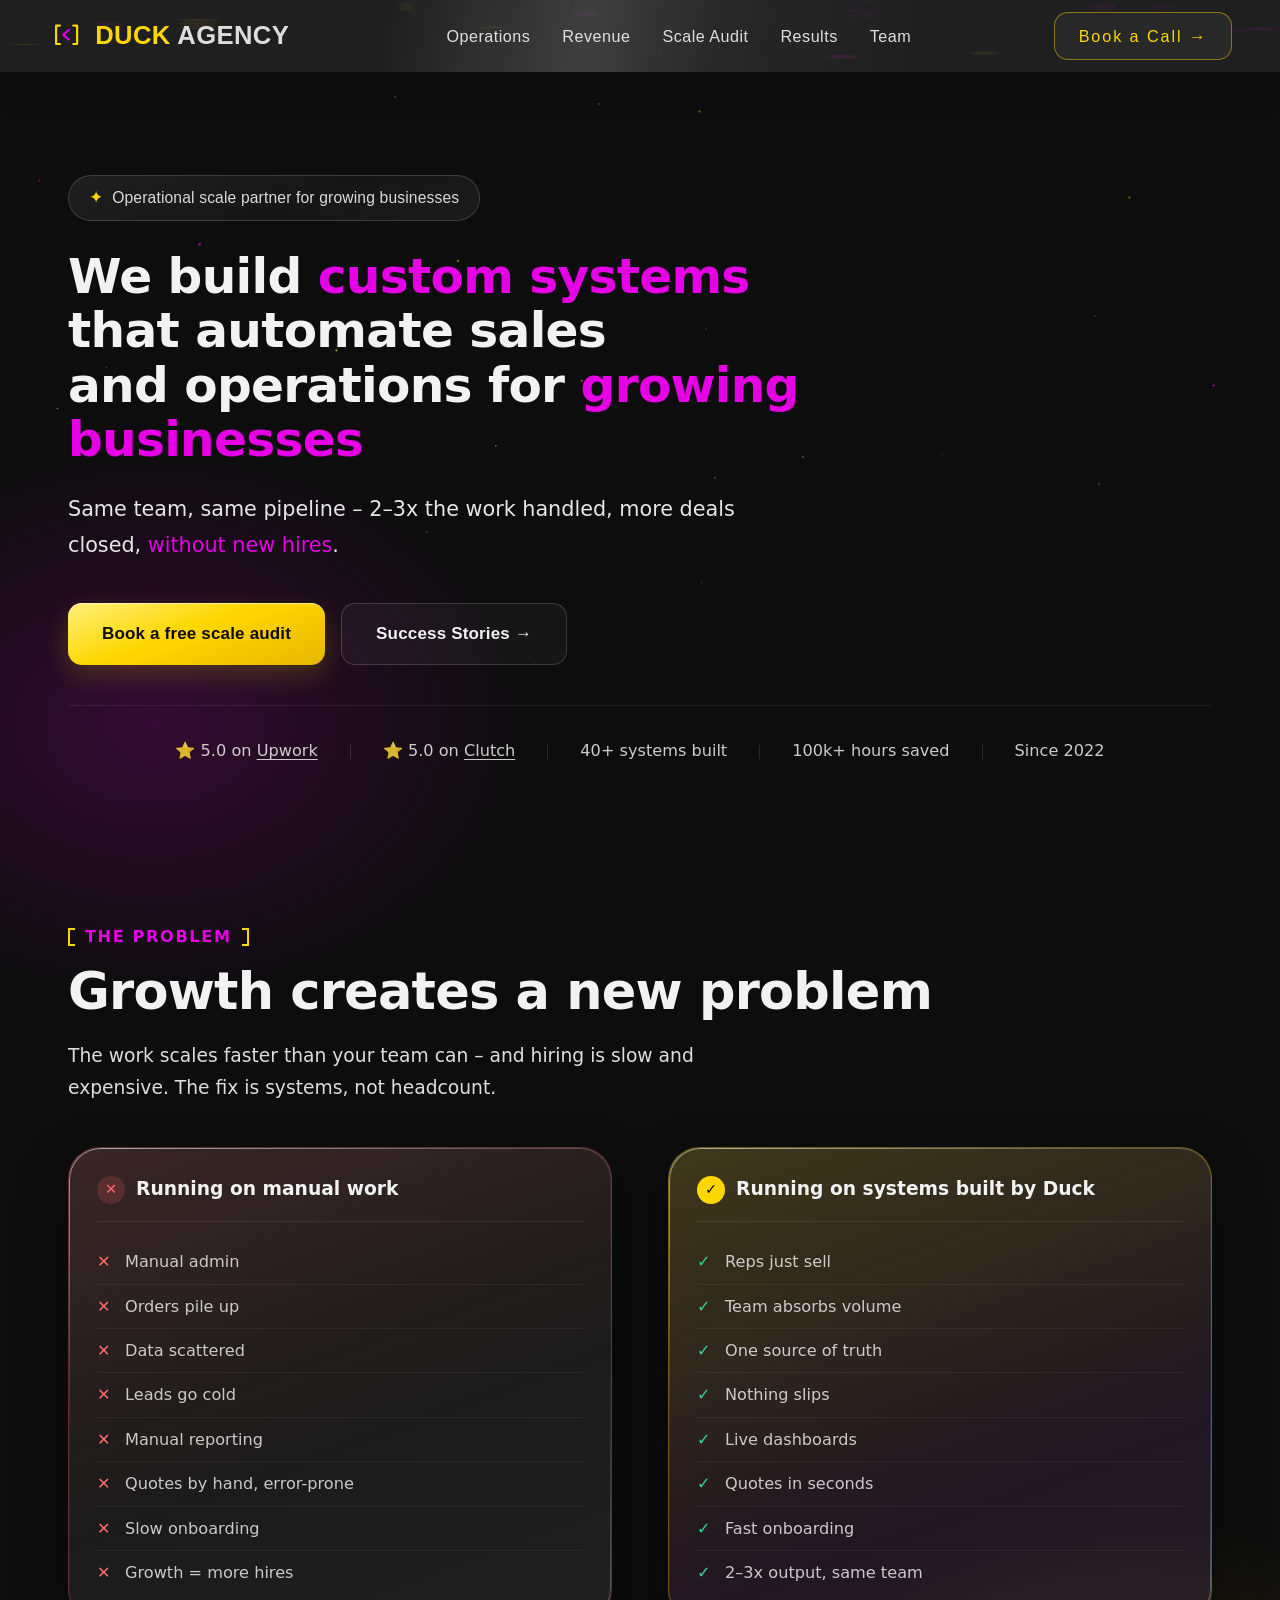
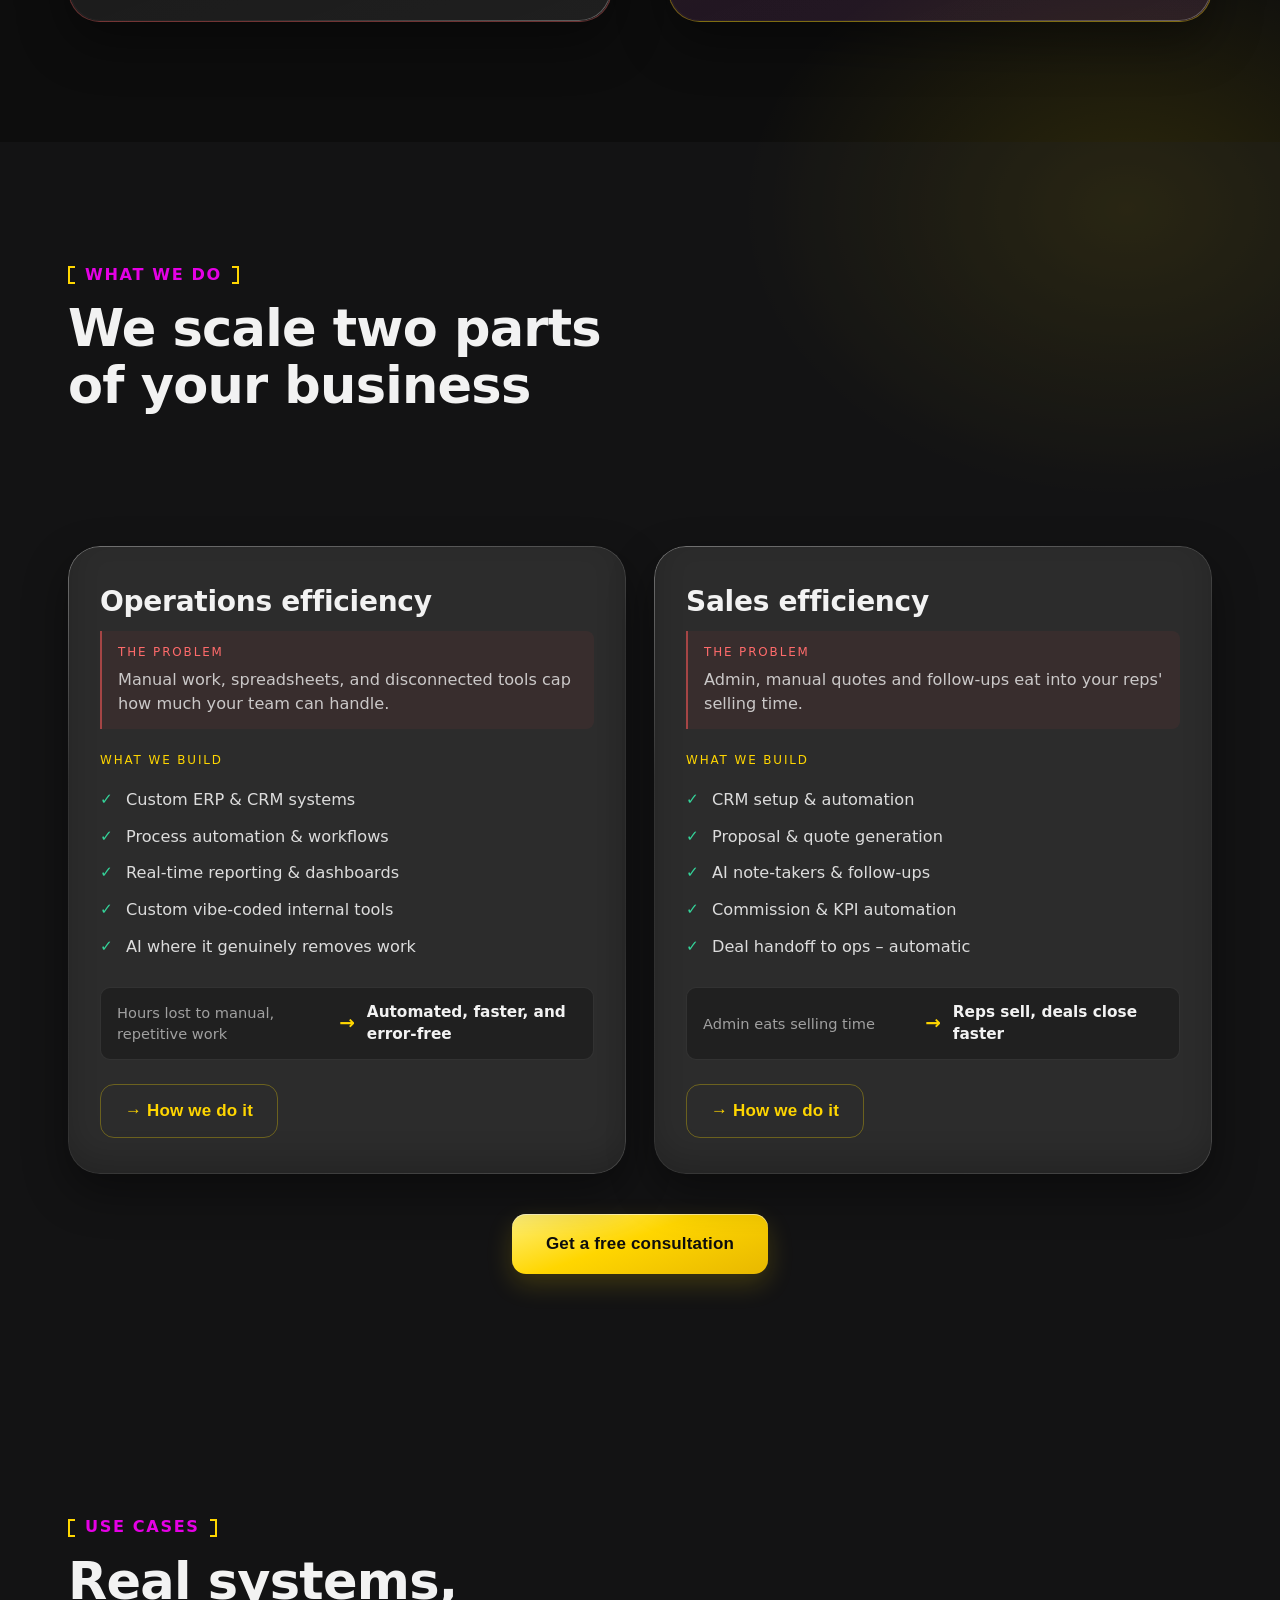
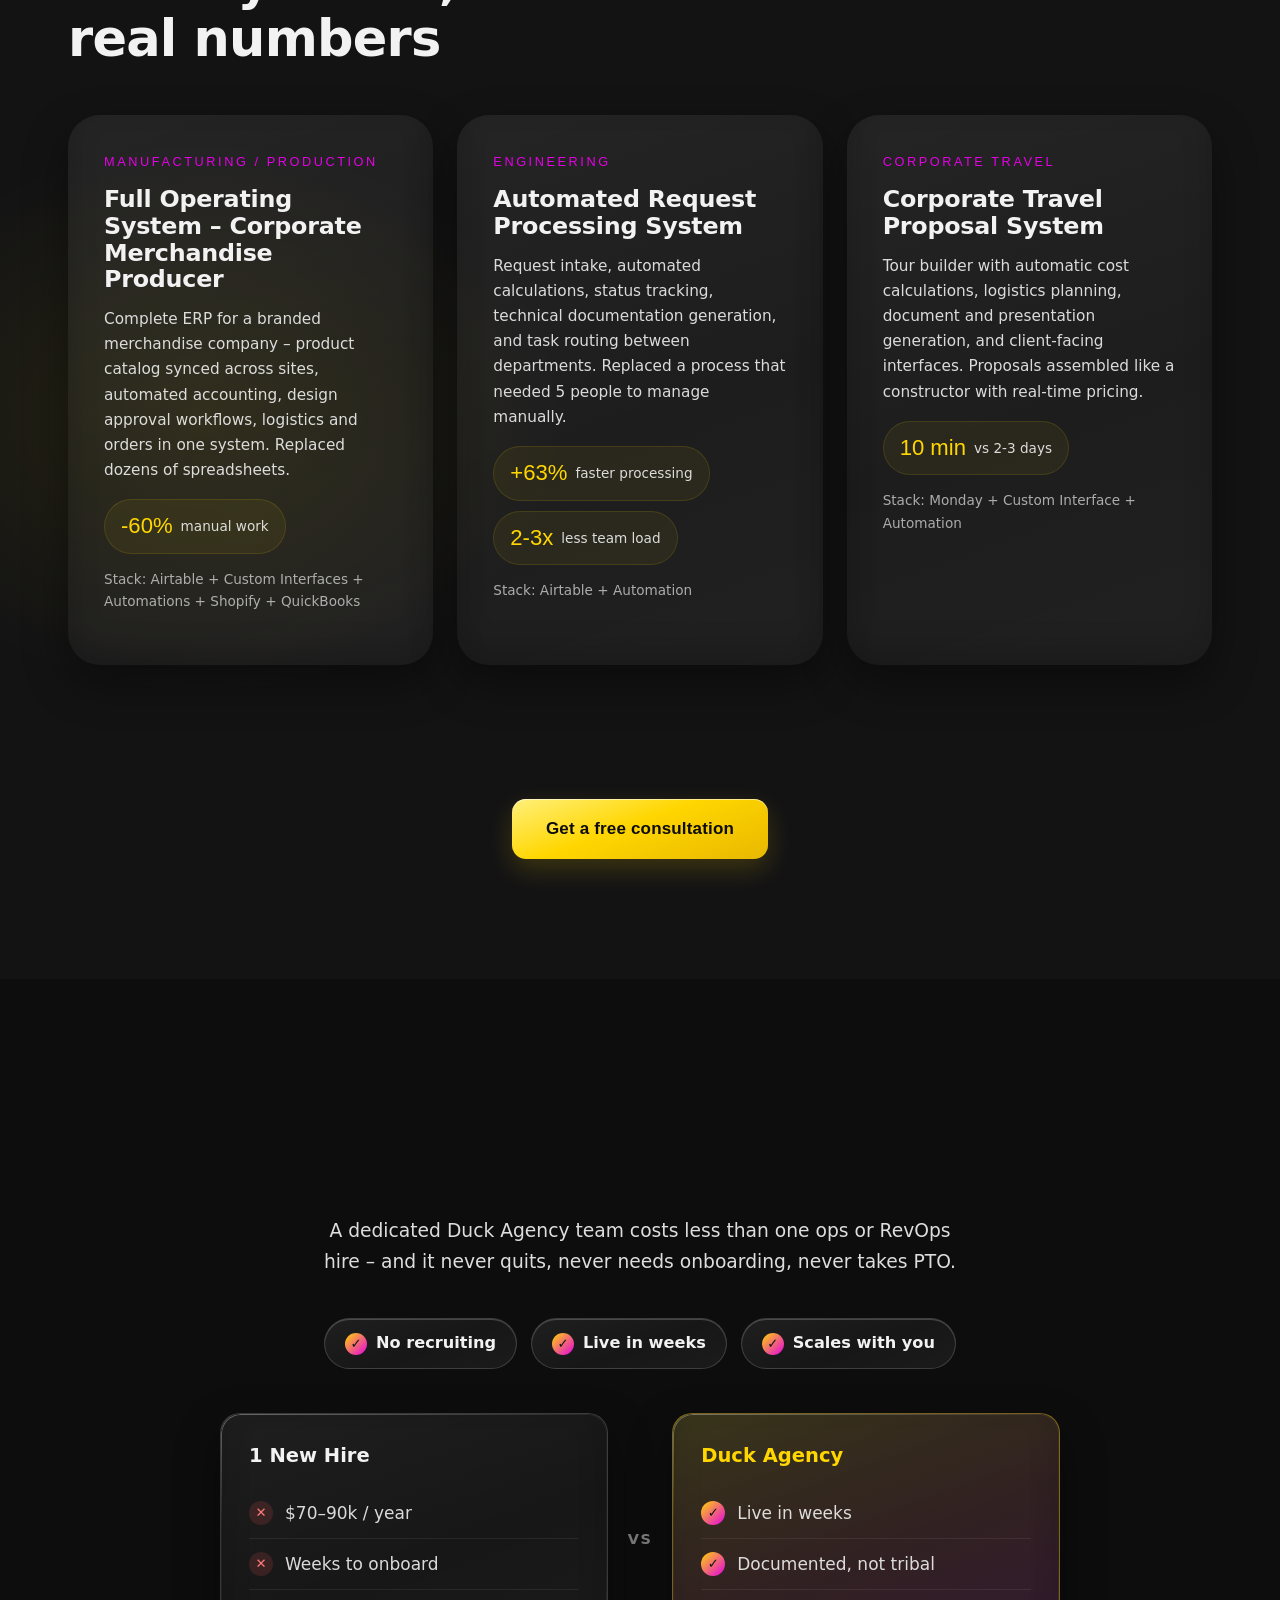
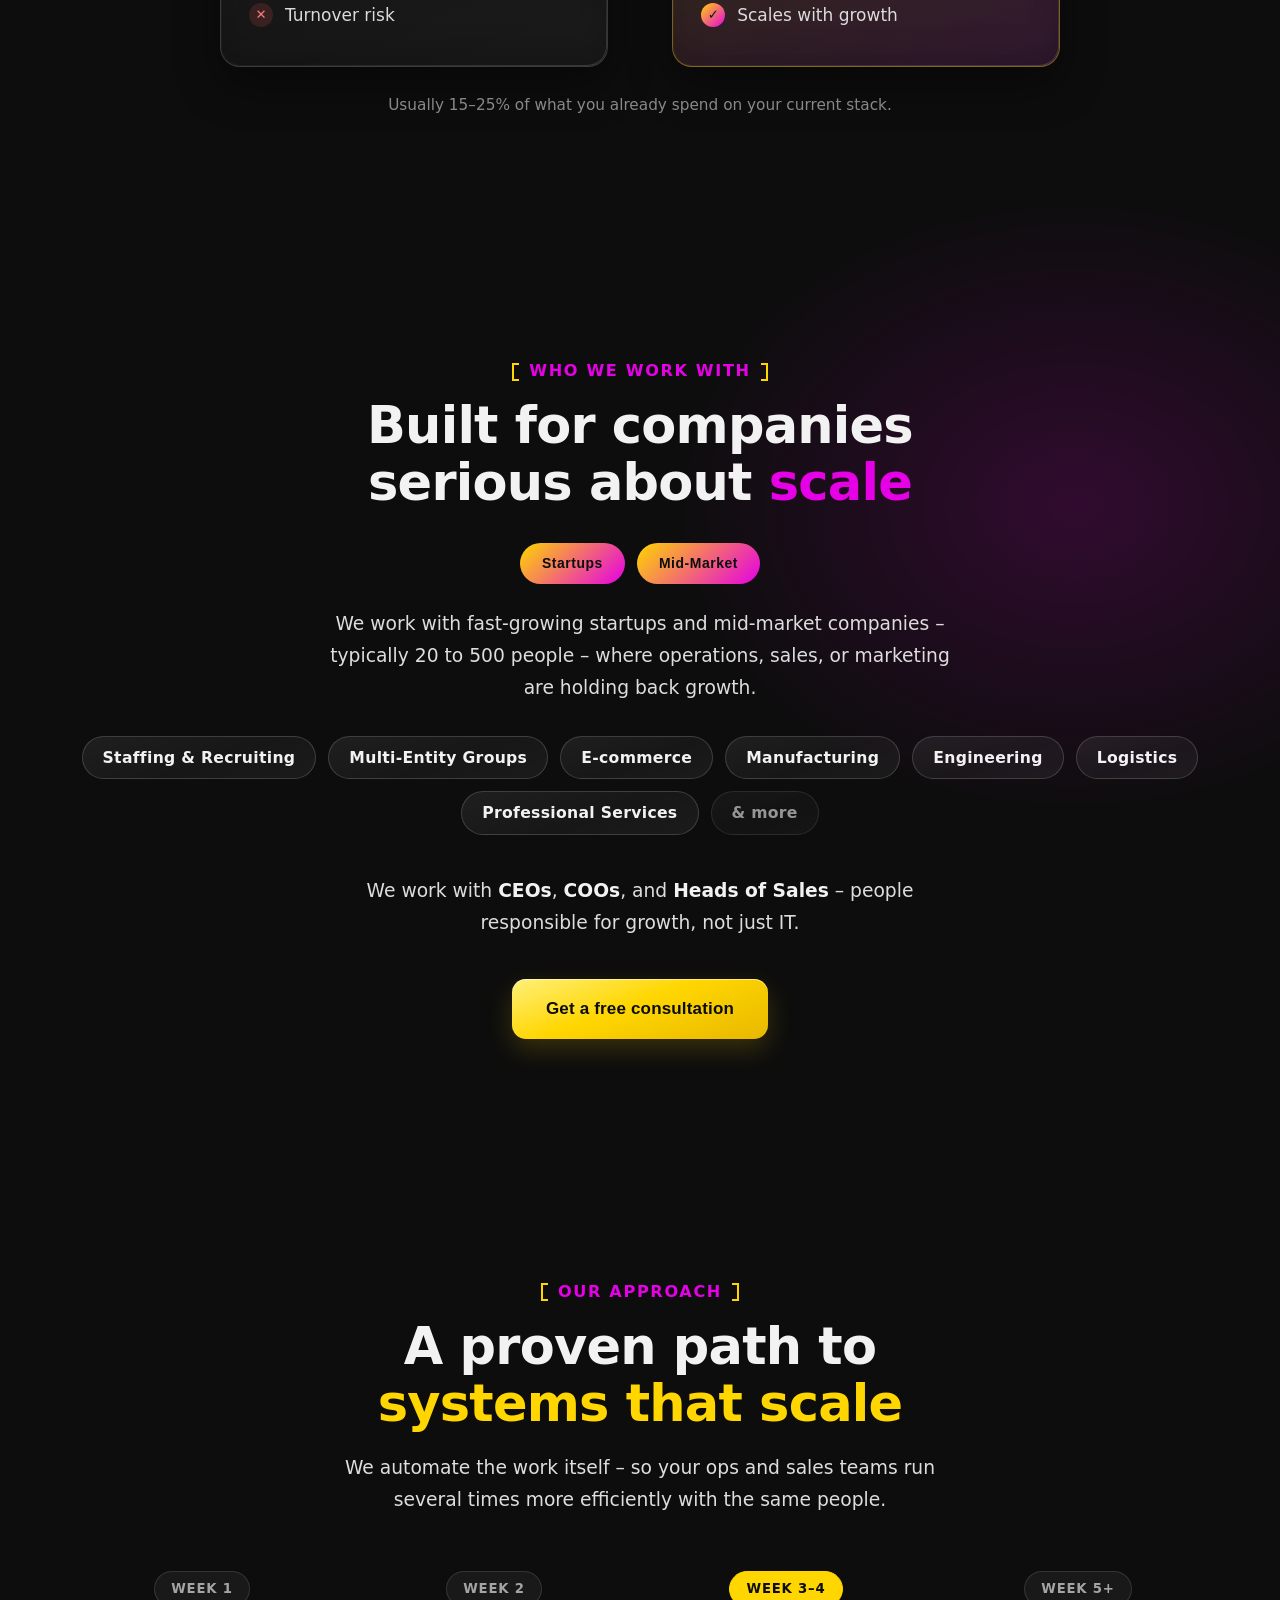
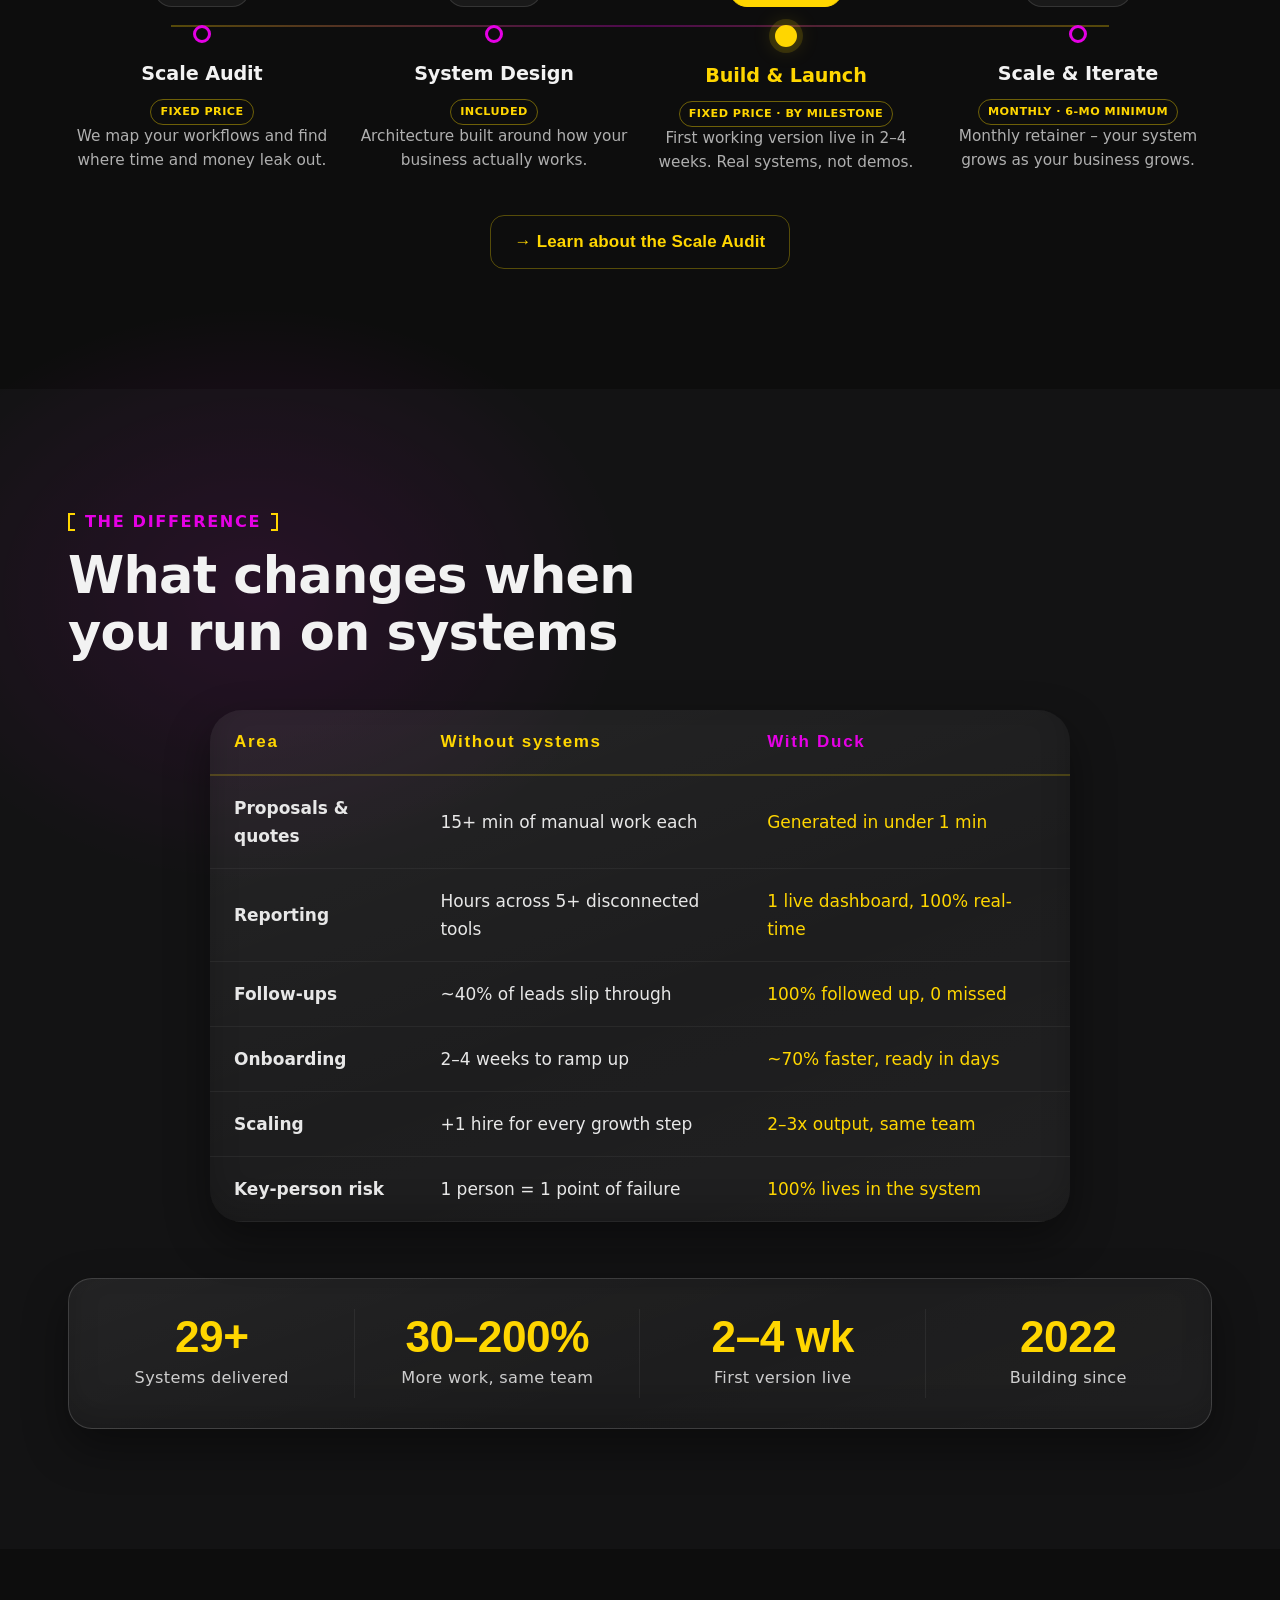
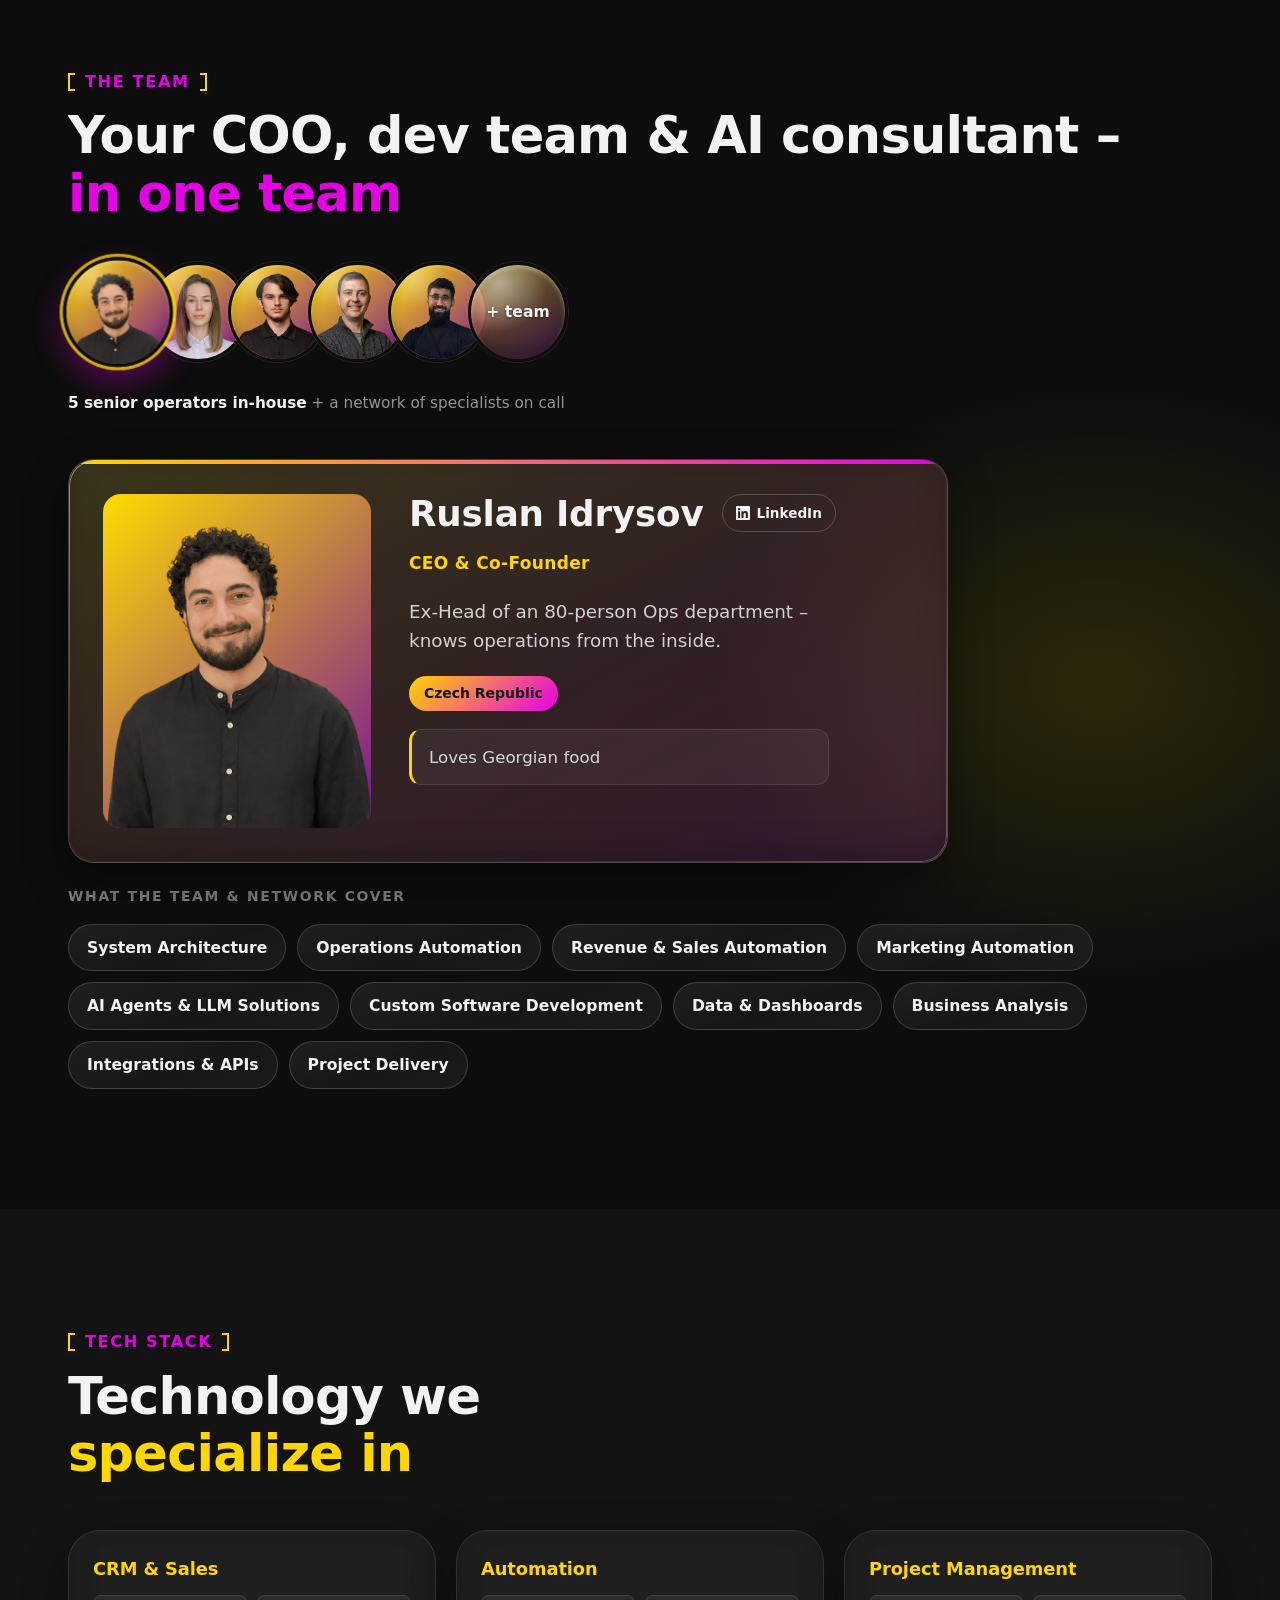
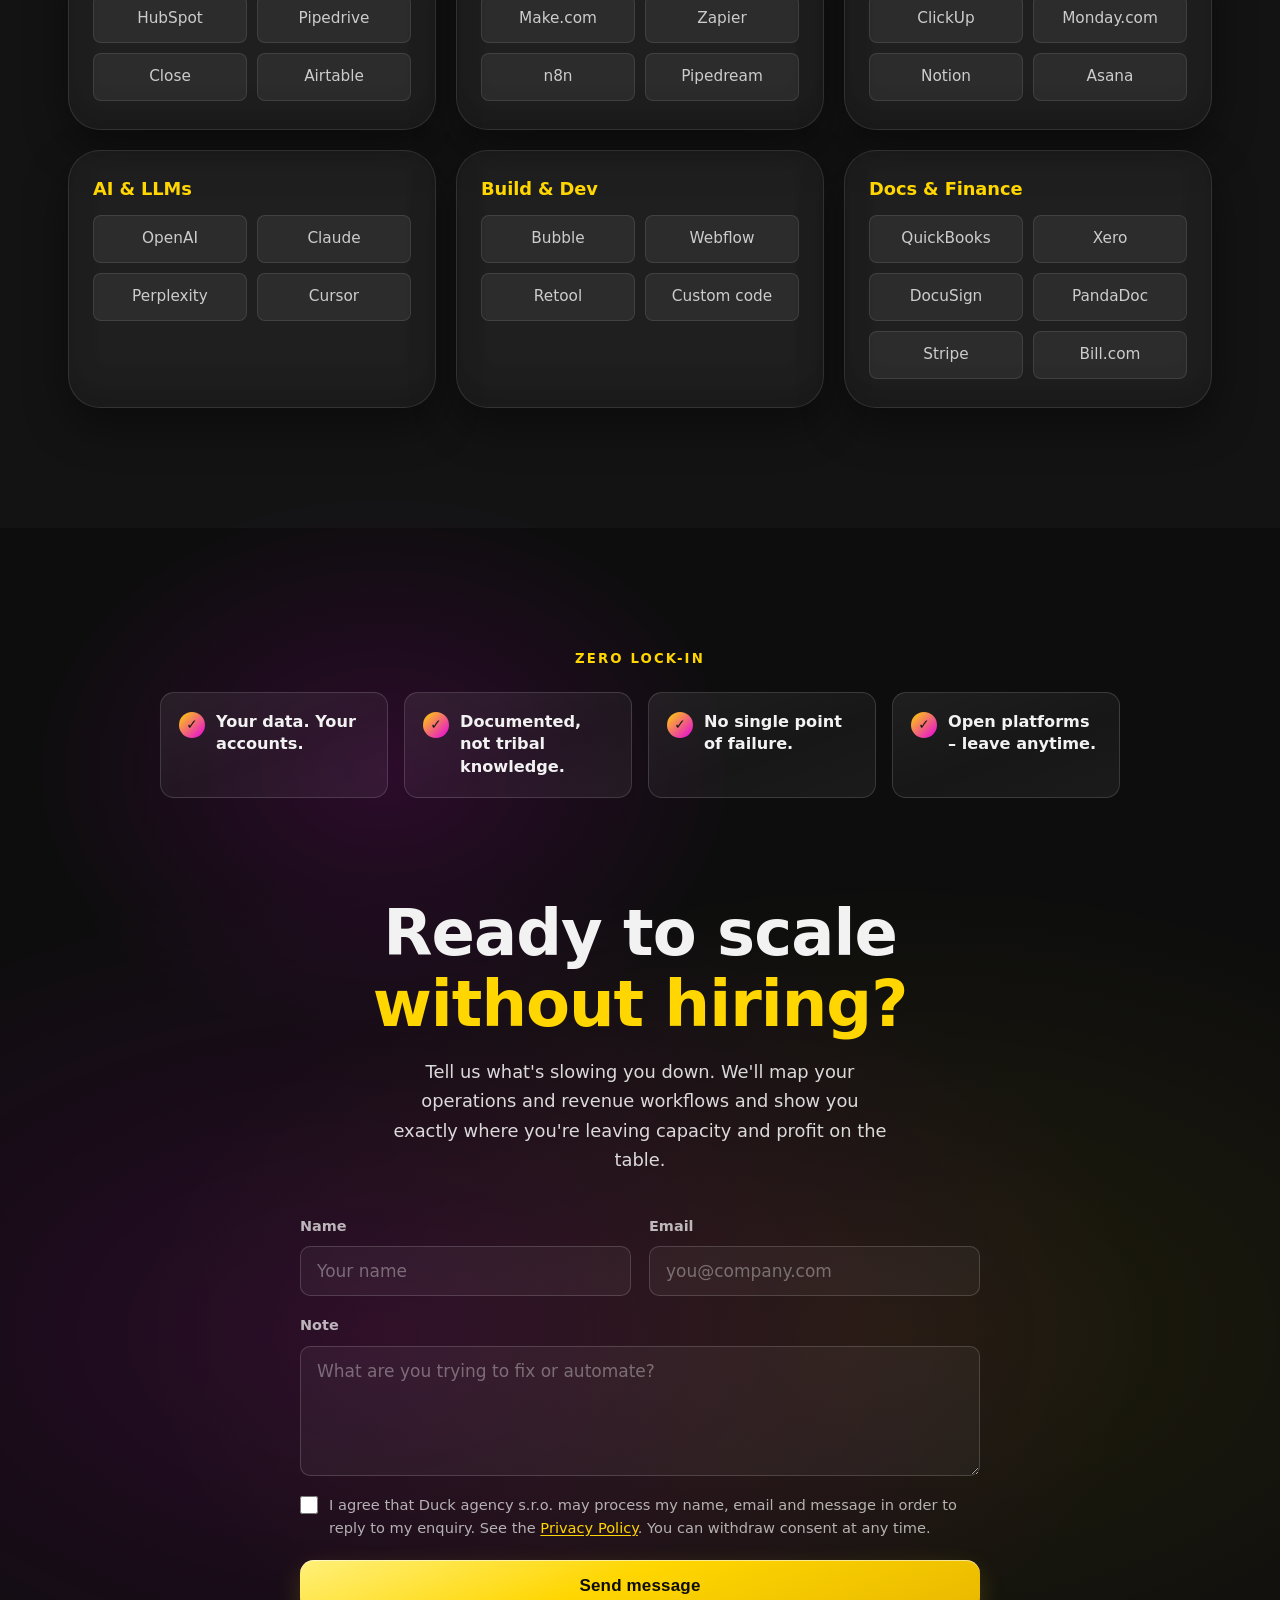
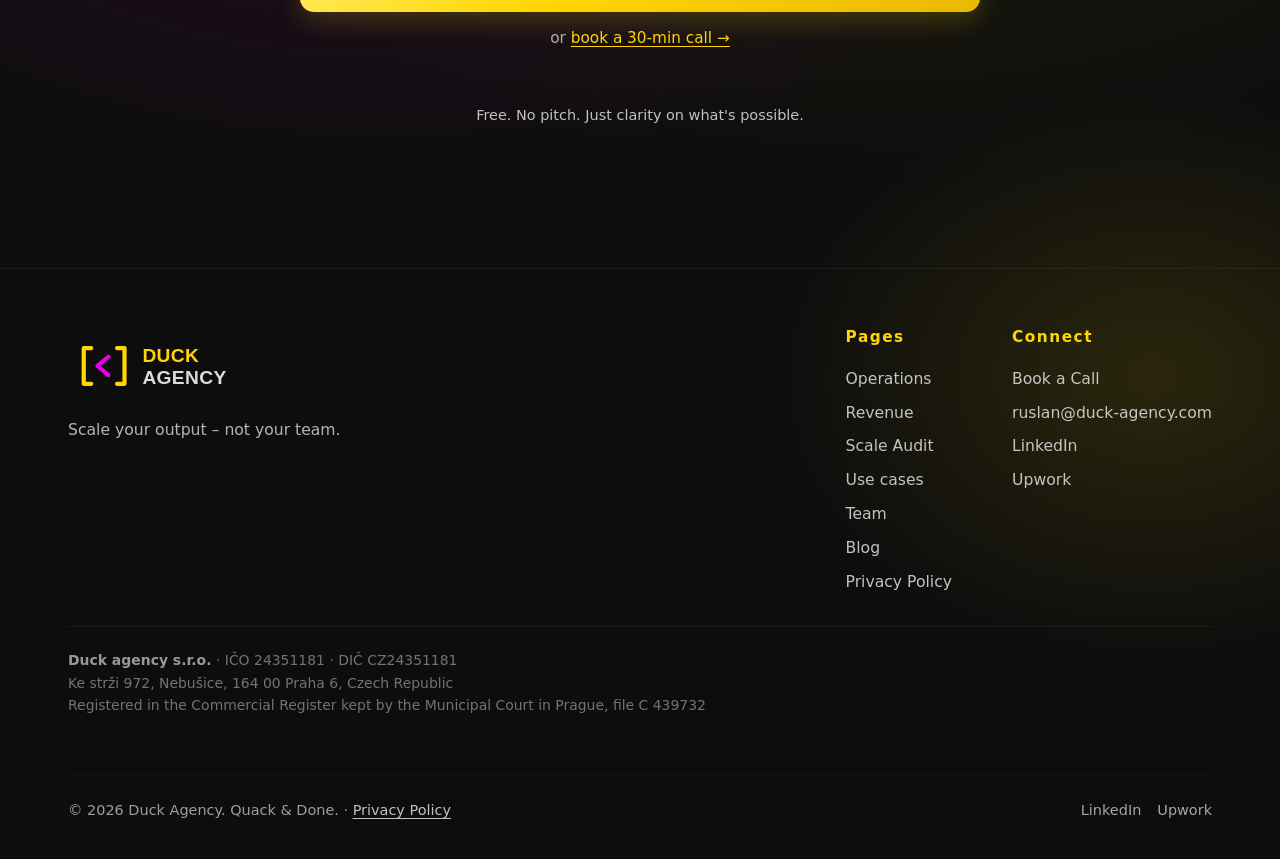
<file: about.html>
<!DOCTYPE html>
<html lang="en">
<head>
  <meta charset="UTF-8">
  <meta name="viewport" content="width=device-width, initial-scale=1.0">
  <title>About – Duck Agency</title>
  <!--
    Страница /about.html была удалена, но осталась в индексе Google.
    GitHub Pages не умеет отдавать 301 на стороне сервера, поэтому это
    стандартный для статики редирект-заглушка: canonical говорит поисковику,
    какая страница настоящая, meta refresh и JS уводят живого посетителя.
    Когда /about выпадет из индекса (проверить в Search Console), файл можно удалить.
  -->
  <link rel="canonical" href="https://duck-agency.com/#team">
  <meta name="robots" content="noindex, follow">
  <meta http-equiv="refresh" content="0; url=/#team">
  <link rel="icon" type="image/svg+xml" href="/assets/icon-flat-small.svg">
  <meta name="theme-color" content="#0D0D0D">
  <style>
    body {
      margin: 0;
      min-height: 100vh;
      display: flex;
      align-items: center;
      justify-content: center;
      background: #0D0D0D;
      color: #F2F2F2;
      font-family: system-ui, sans-serif;
      text-align: center;
    }
    a { color: #FFD600; }
  </style>
  <script>window.location.replace('/#team');</script>
</head>
<body>
  <p>Redirecting to <a href="/#team">duck-agency.com</a>…</p>
</body>
</html>
</file>
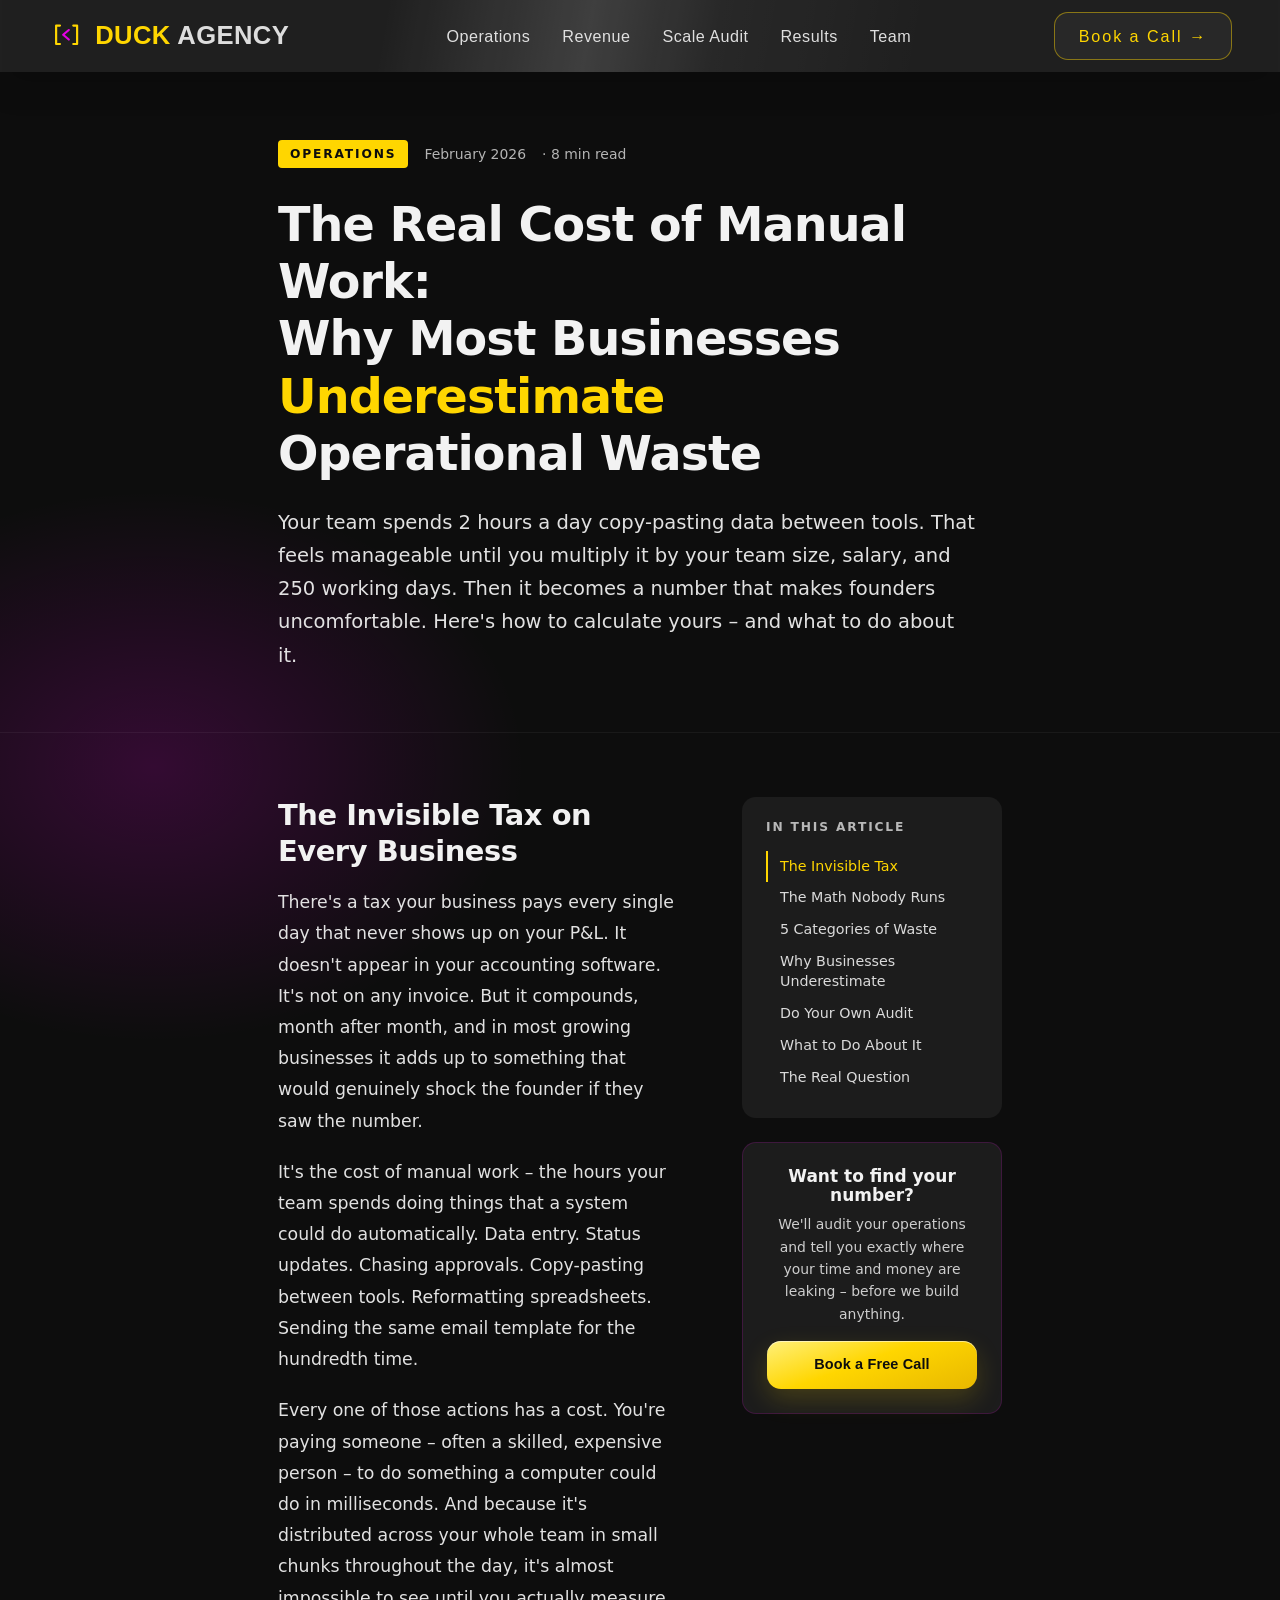
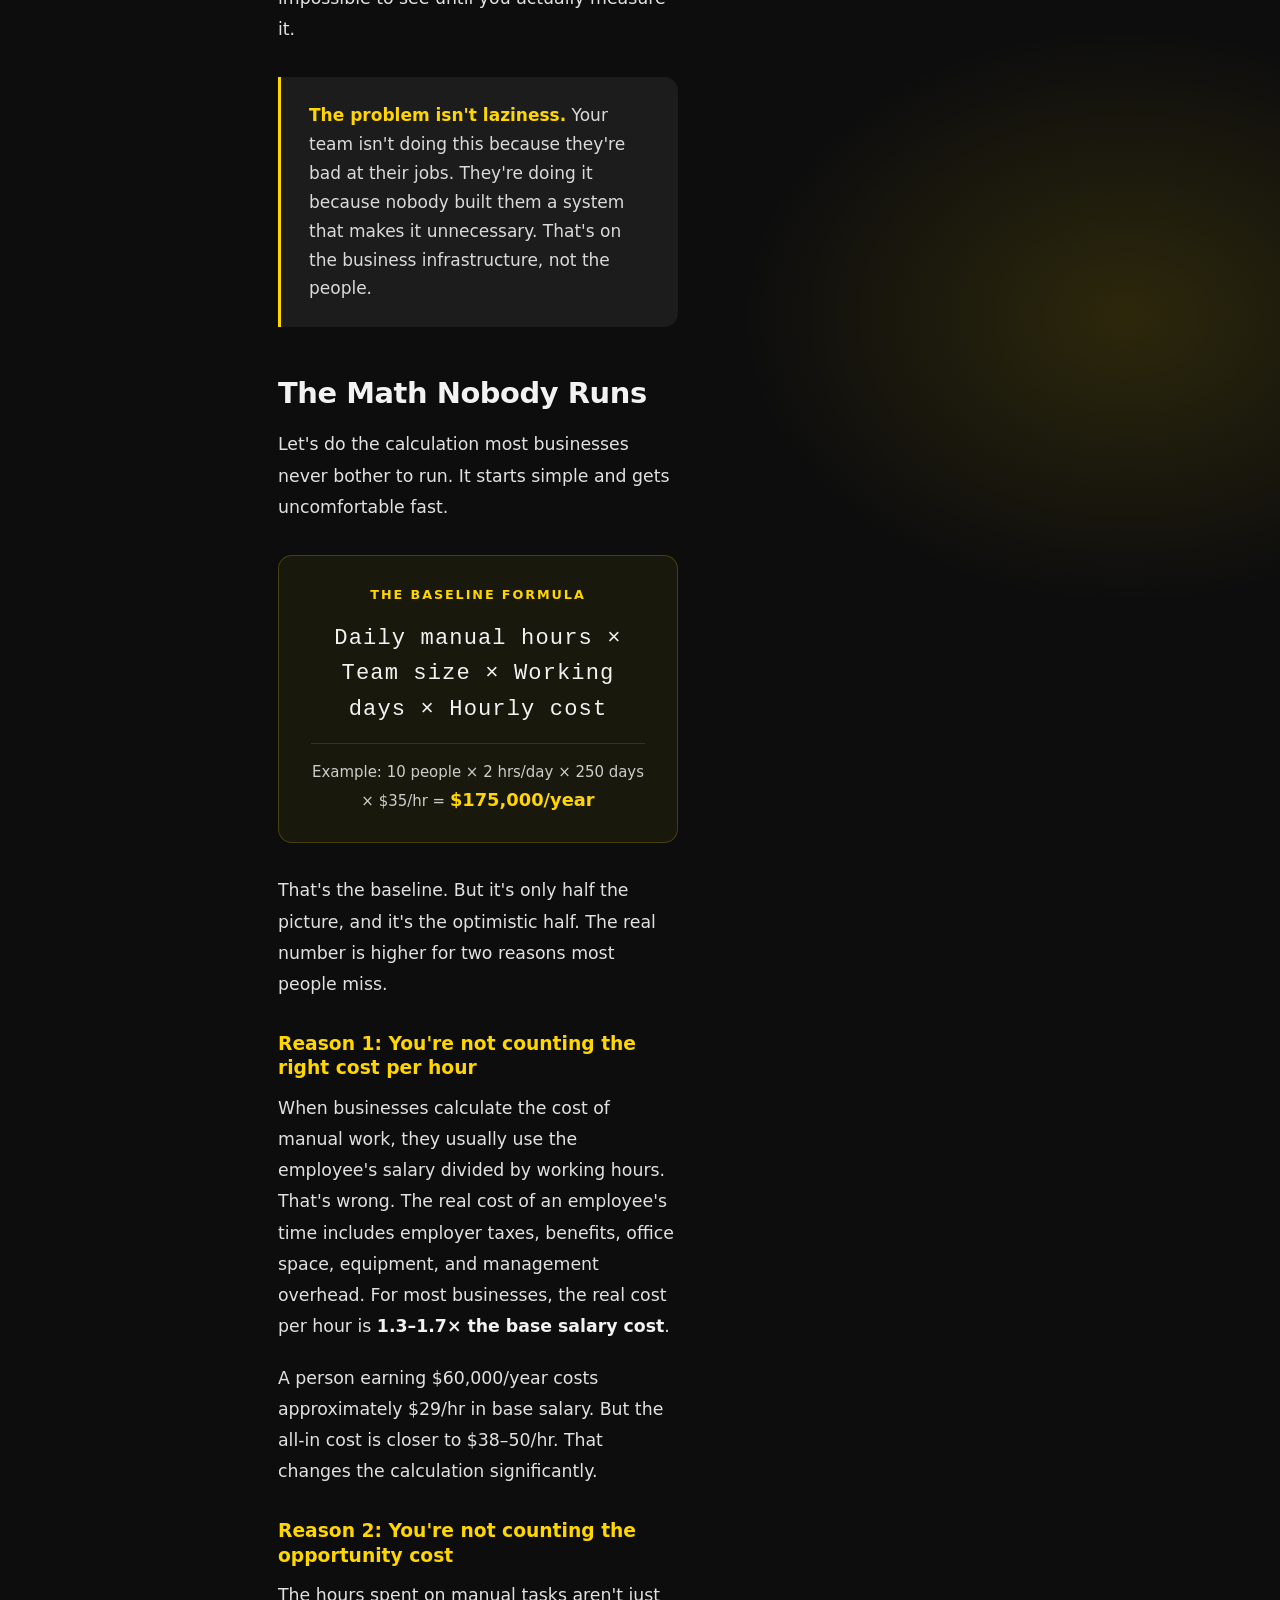
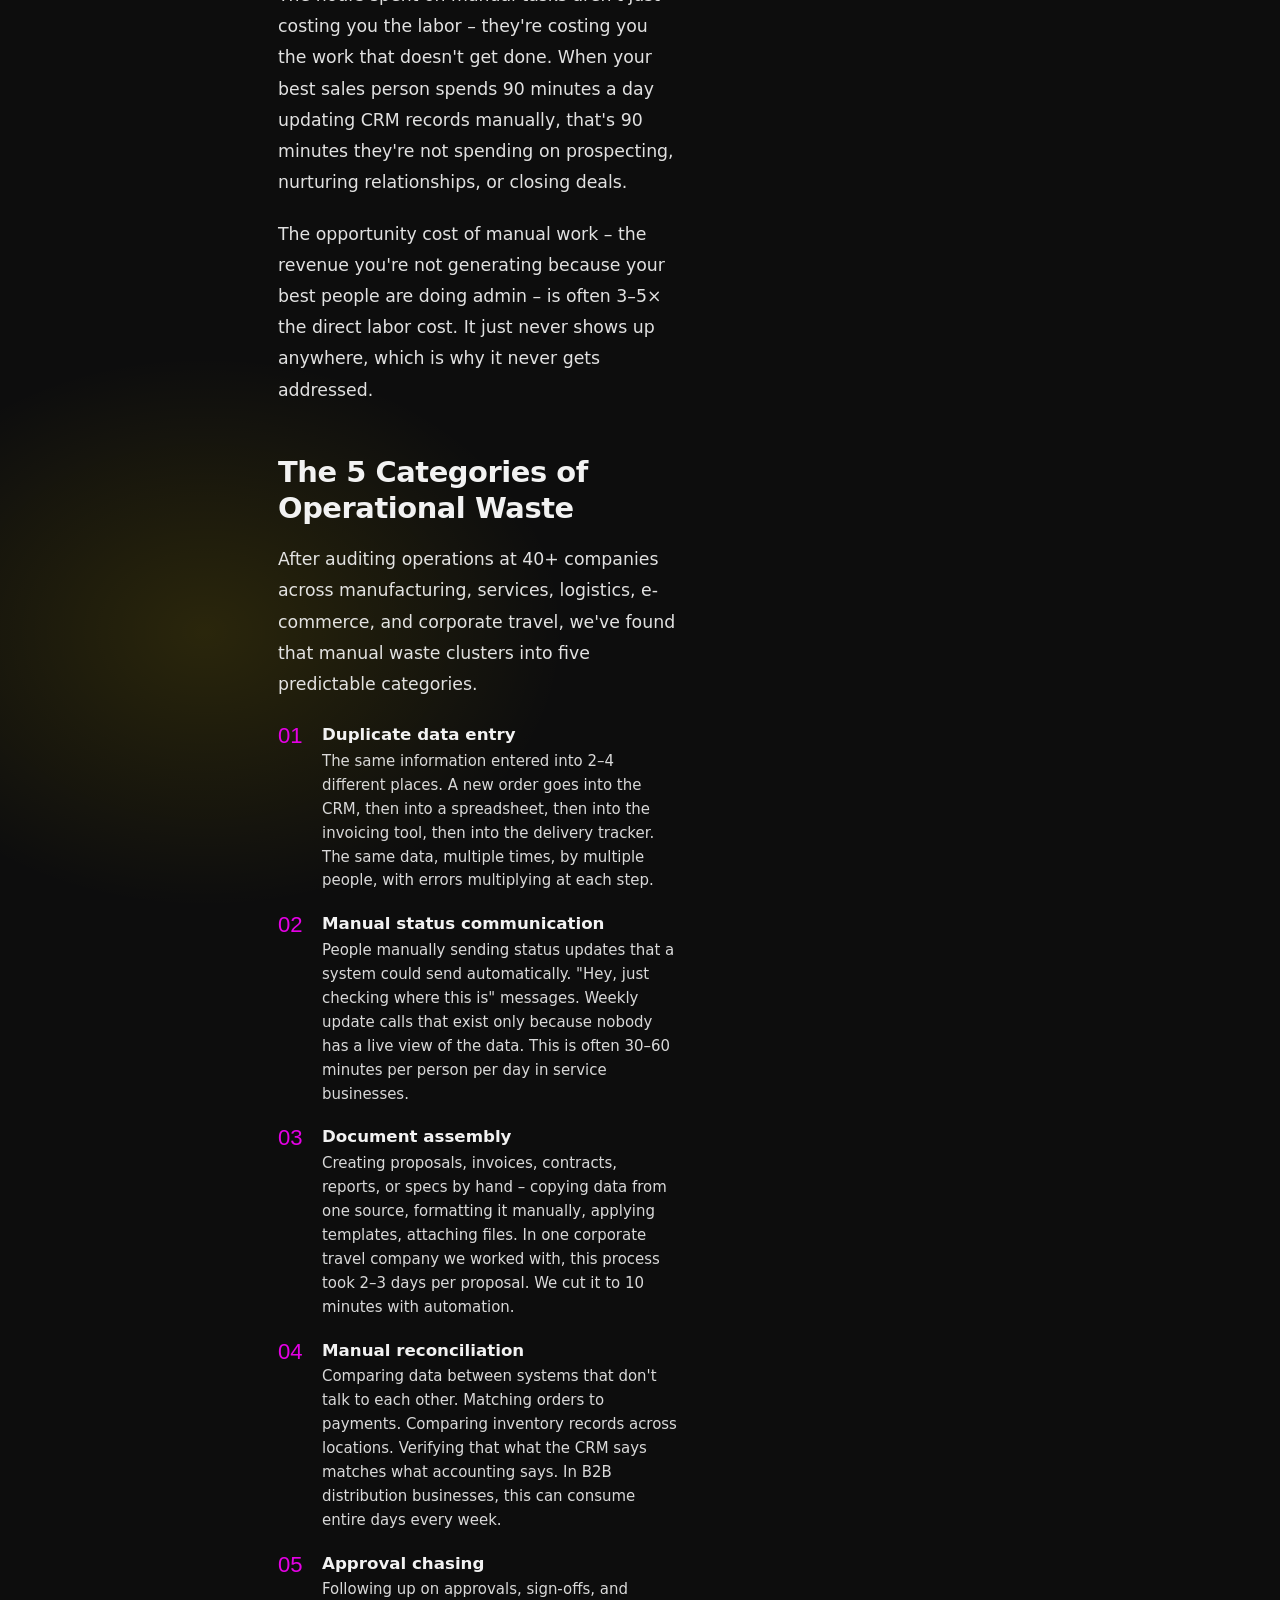
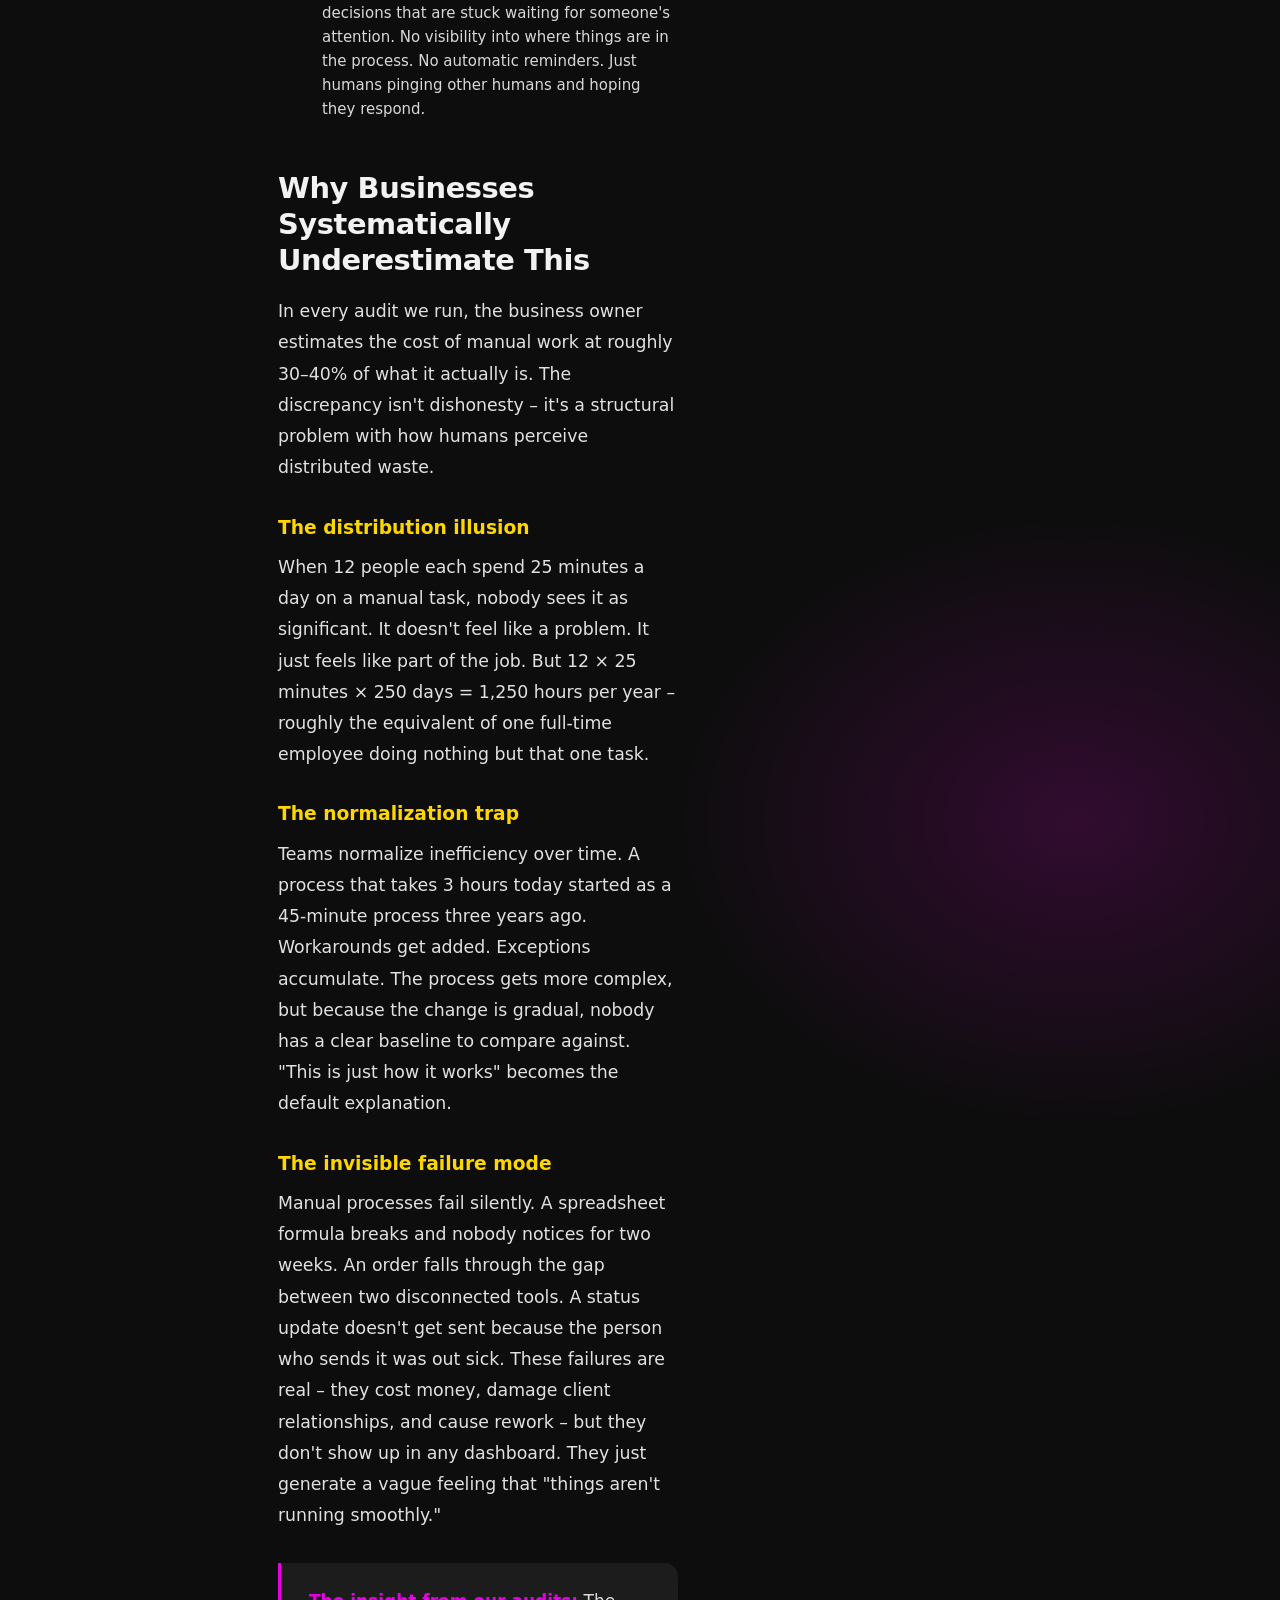
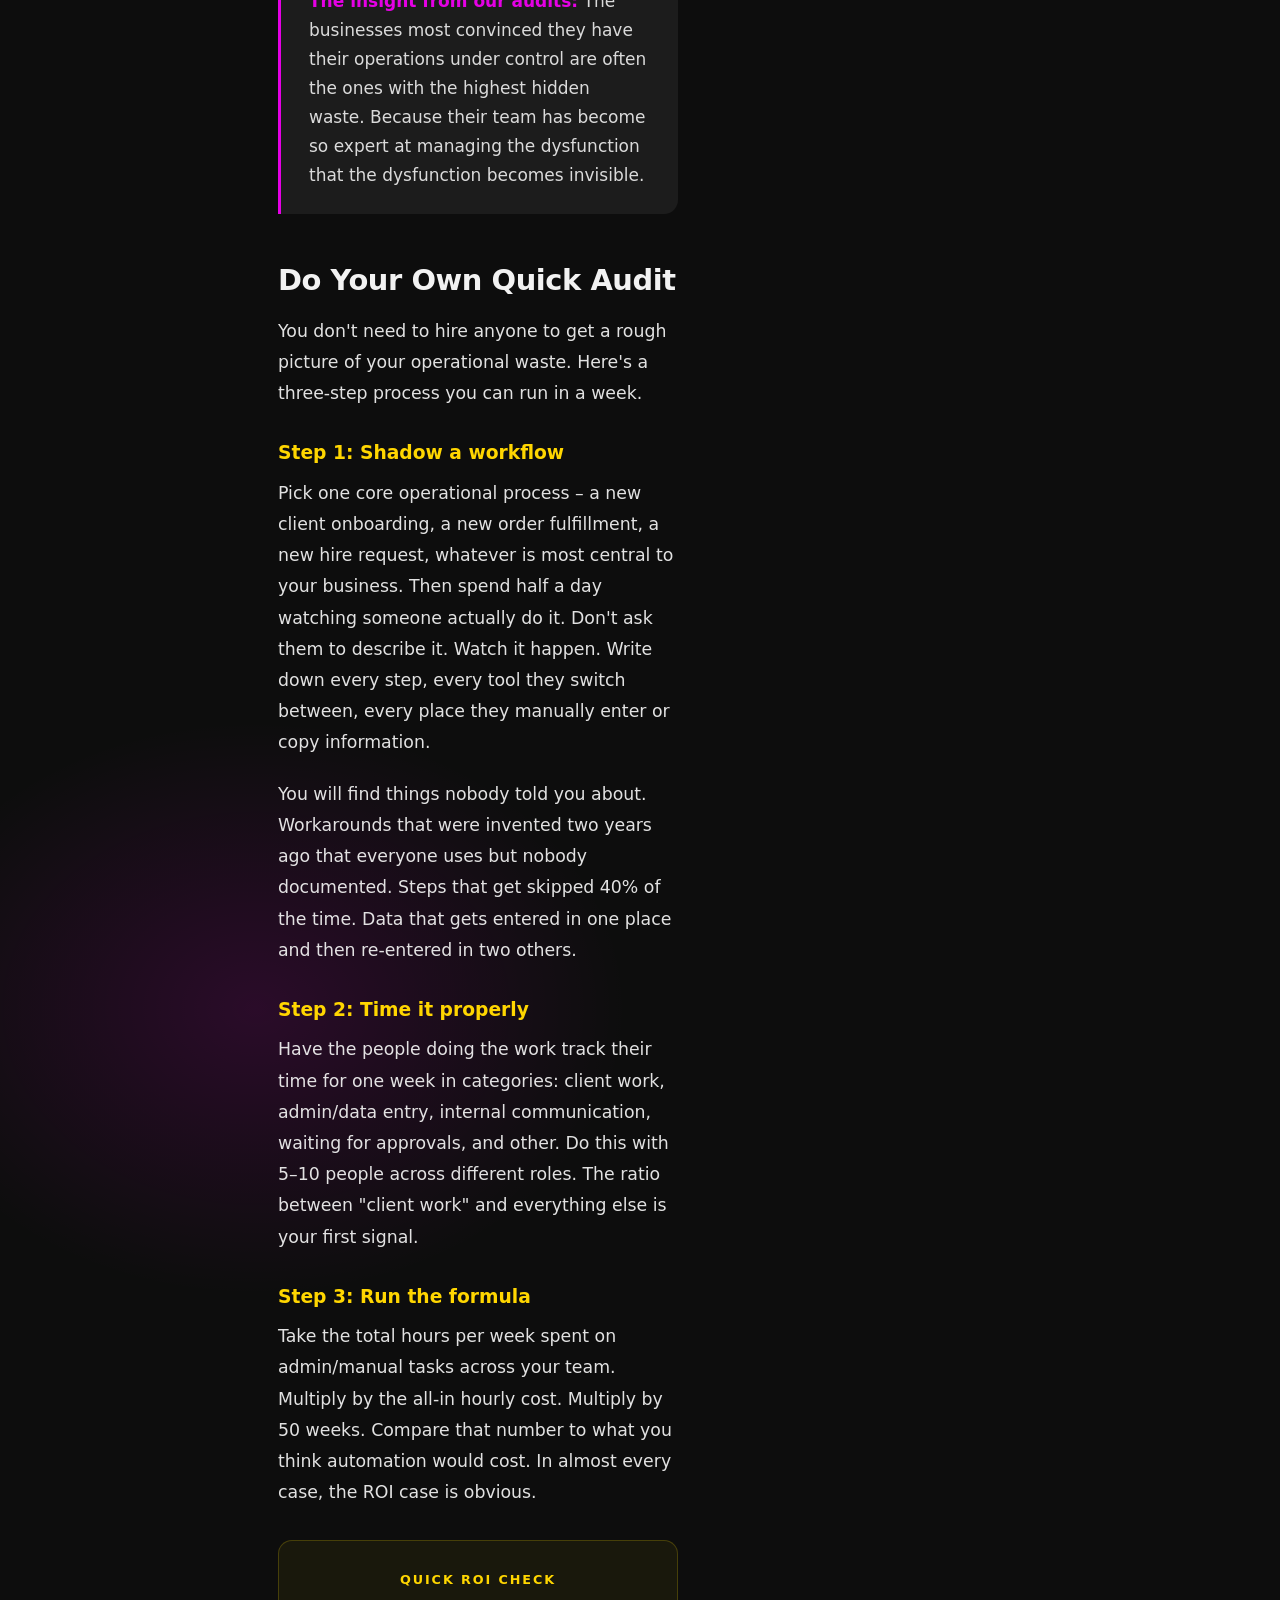
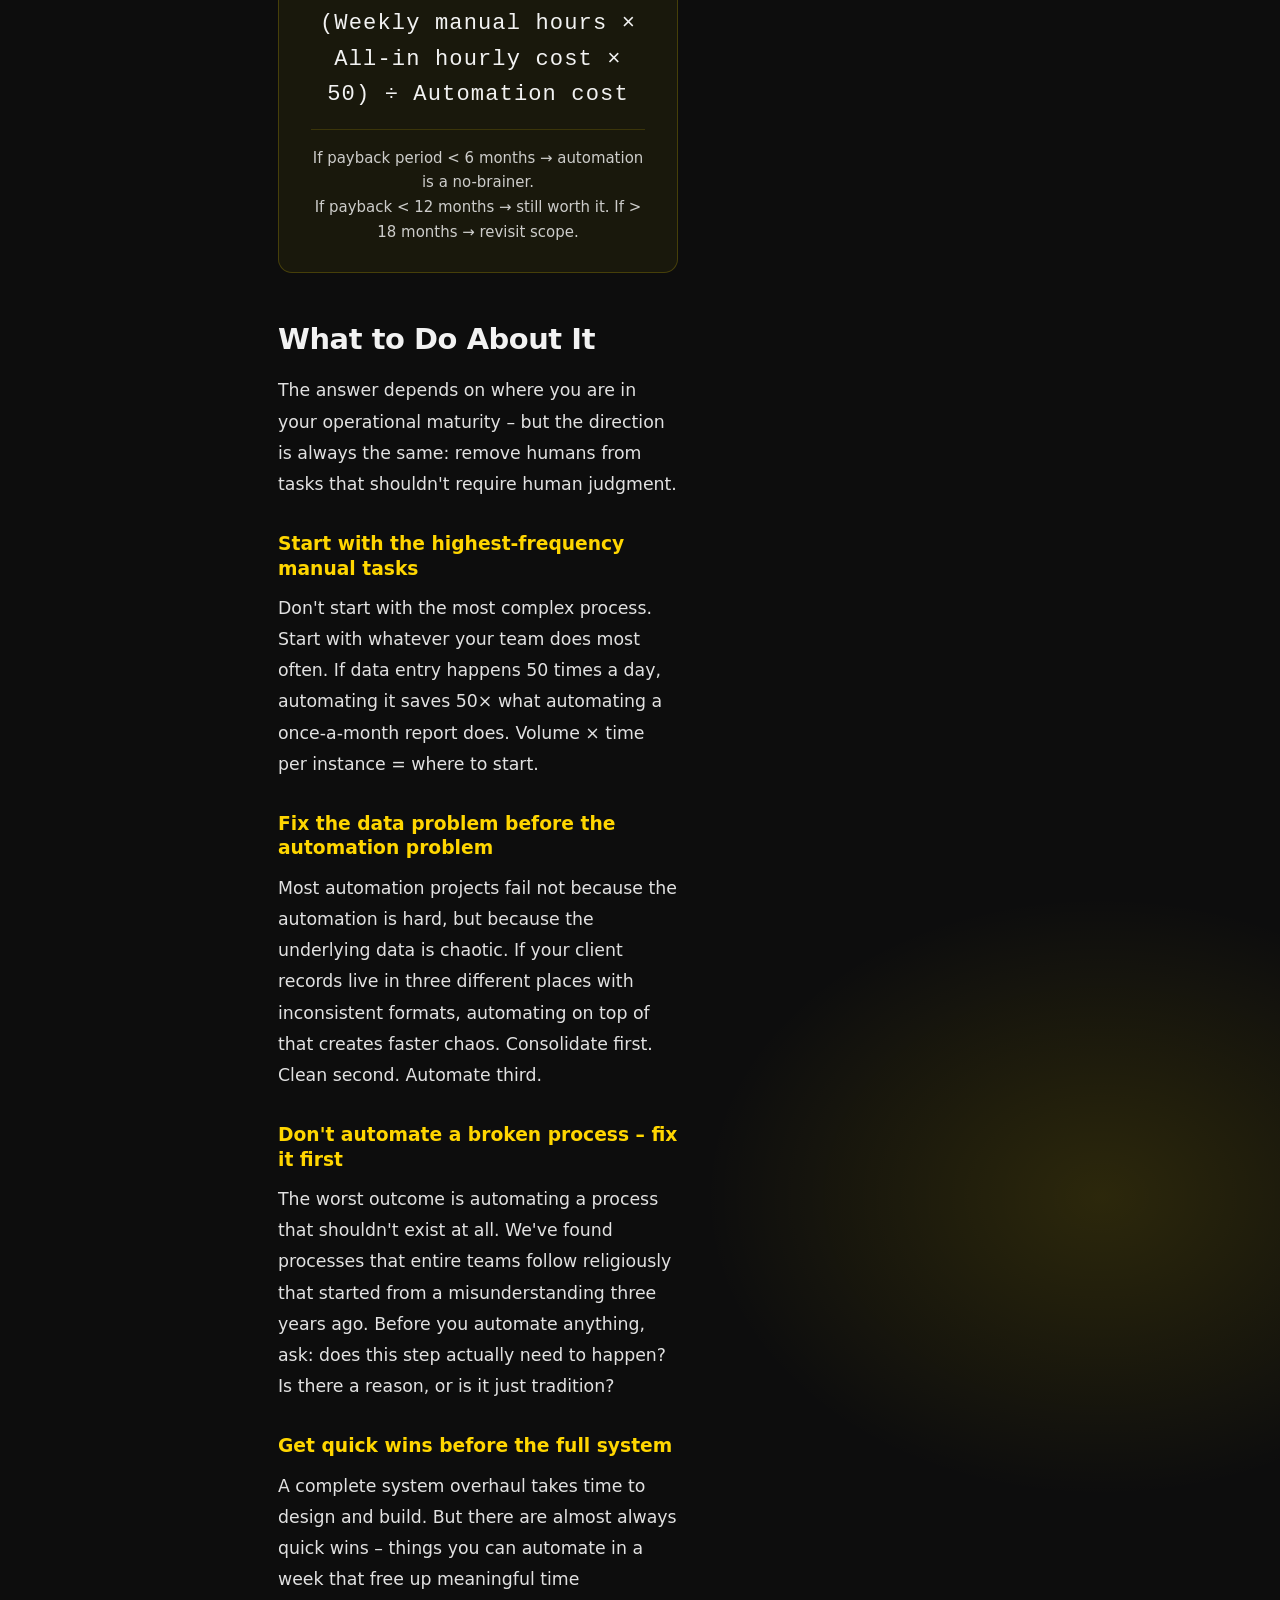
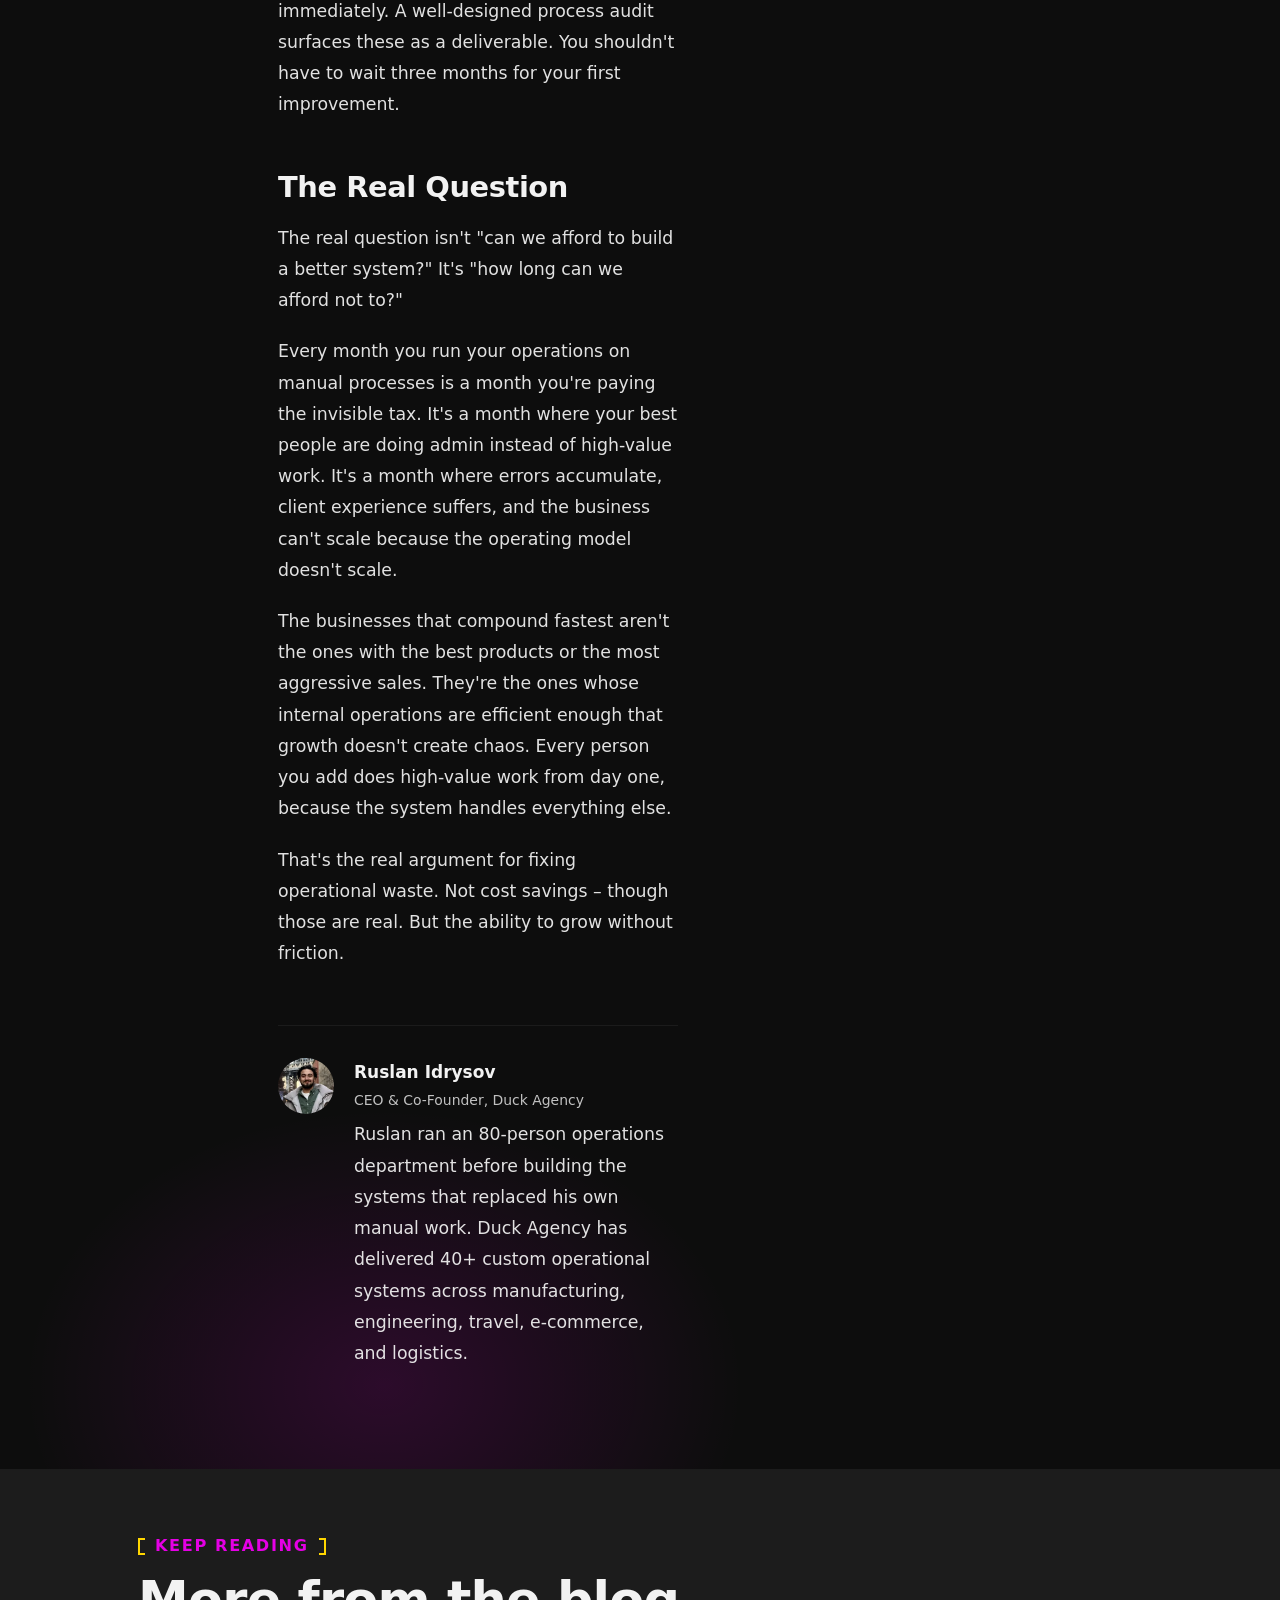
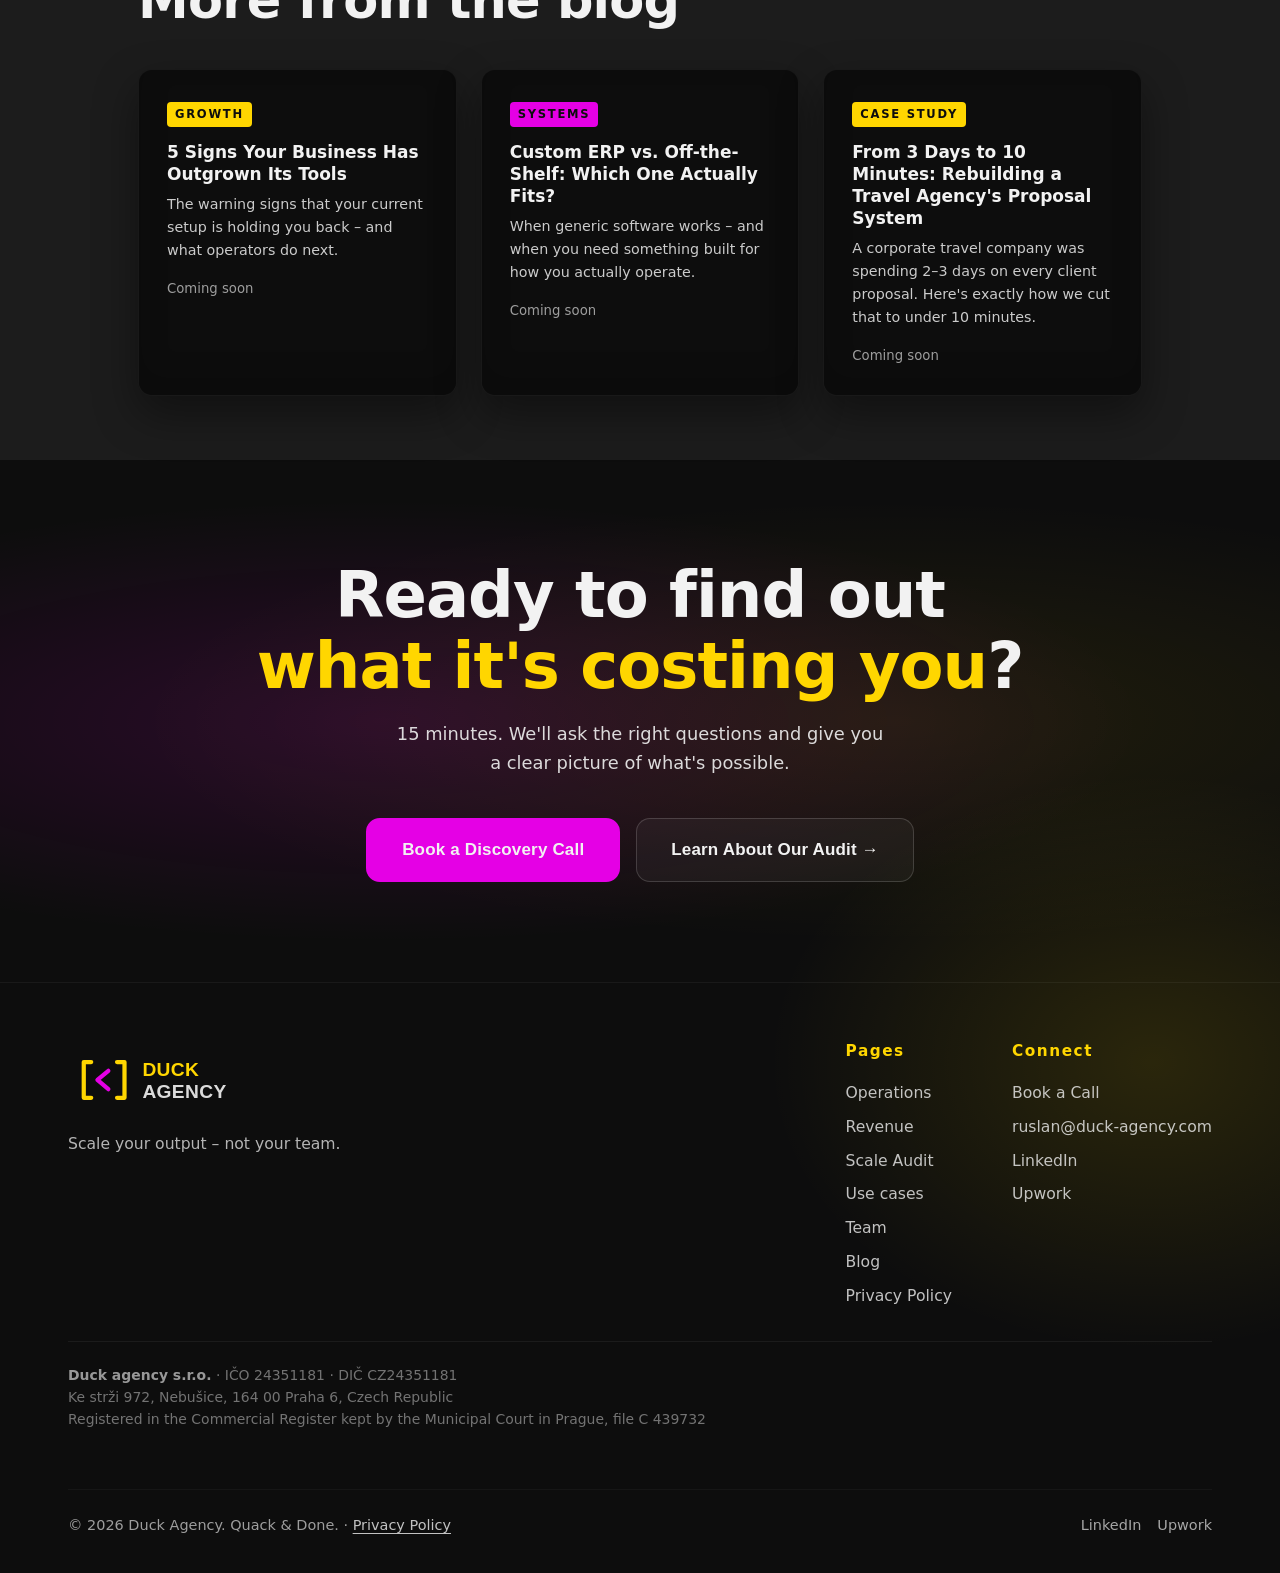
<file: blog-real-cost-of-manual-work.html>
<!DOCTYPE html>
<html lang="en">
<head>
  <meta charset="UTF-8">
  <meta name="viewport" content="width=device-width, initial-scale=1.0">
  <title>The Real Cost of Manual Work: Why Most Businesses Underestimate Operational Waste – Duck Agency</title>
  <meta name="description" content="Your team spends 2 hours a day copy-pasting data between tools. Multiply that by your team size, salary, and working days – and you're looking at hundreds of thousands in hidden costs. Here's how to calculate yours.">
  <meta name="keywords" content="cost of manual work, operational waste, business process automation, ROI automation, manual data entry cost, business efficiency">
  <meta name="robots" content="index, follow, max-image-preview:large, max-snippet:-1, max-video-preview:-1">
  <meta name="author" content="Ruslan Idrysov">
  <link rel="canonical" href="https://duck-agency.com/blog-real-cost-of-manual-work">
  <link rel="icon" type="image/svg+xml" href="assets/icon-flat-small.svg">
  <link rel="icon" type="image/png" sizes="32x32" href="assets/favicon-32.png">
  <link rel="icon" type="image/png" sizes="16x16" href="assets/favicon-16.png">
  <link rel="apple-touch-icon" sizes="180x180" href="assets/apple-touch-icon-180.png">
  <link rel="manifest" href="site.webmanifest">
  <!-- Open Graph -->
  <meta property="og:type" content="article">
  <meta property="og:url" content="https://duck-agency.com/blog-real-cost-of-manual-work">
  <meta property="og:site_name" content="Duck Agency">
  <meta property="og:title" content="The Real Cost of Manual Work: Why Most Businesses Underestimate Operational Waste">
  <meta property="og:description" content="Your team spends 2 hours a day copy-pasting data. Multiply that by your team size and salary – and you're looking at hundreds of thousands in hidden costs. Here's how to calculate yours.">
  <meta property="article:published_time" content="2026-02-01">
  <meta property="article:author" content="Ruslan Idrysov">
  <meta property="article:section" content="Operations">
  <!-- Twitter Card -->
  <meta name="twitter:card" content="summary_large_image">
  <meta name="twitter:title" content="The Real Cost of Manual Work – Duck Agency Blog">
  <meta name="twitter:description" content="How to calculate how much operational waste is actually costing your business – and what to do about it.">
  <meta property="og:image" content="https://duck-agency.com/assets/og-image-1200x630.png">
  <meta name="twitter:image" content="https://duck-agency.com/assets/og-image-1200x630.png">
  <link rel="stylesheet" href="style.css">
  <link rel="stylesheet" href="duck-refresh.css">
  <!-- seo-extra -->
  <meta name="theme-color" content="#0D0D0D">
  <meta name="author" content="Duck Agency">
  <meta property="og:locale" content="en_US">
  <meta property="og:image:alt" content="Duck Agency — Quack &amp; Done">
  <meta name="twitter:image:alt" content="Duck Agency — Quack &amp; Done">
  <link rel="preconnect" href="https://api.fontshare.com" crossorigin>
  <link rel="stylesheet" href="https://api.fontshare.com/v2/css?f[]=involve@400,700&display=swap">

  <script type="application/ld+json">
  {
    "@context": "https://schema.org",
    "@type": "Article",
    "headline": "The Real Cost of Manual Work: Why Most Businesses Underestimate Operational Waste",
    "description": "How to calculate the hidden cost of manual work in your business and what to do about it.",
    "author": {
      "@type": "Person",
      "name": "Ruslan Idrysov",
      "url": "https://duck-agency.com/#team",
      "jobTitle": "CEO, Duck Agency"
    },
    "publisher": {
      "@type": "Organization",
      "name": "Duck Agency",
      "url": "https://duck-agency.com"
    },
    "datePublished": "2026-02-01",
    "dateModified": "2026-02-01",
    "url": "https://duck-agency.com/blog-real-cost-of-manual-work",
    "mainEntityOfPage": {
      "@type": "WebPage",
      "@id": "https://duck-agency.com/blog-real-cost-of-manual-work"
    },
    "keywords": "manual work cost, operational waste, business automation, process improvement",
    "articleSection": "Operations"
  }
  </script>
  <style>
    /* ── Article Layout ── */
    .article-hero {
      padding: 140px 0 60px;
      border-bottom: 1px solid rgba(255,255,255,0.05);
    }
    .article-hero .container { max-width: 820px; }
    .article-meta {
      display: flex;
      align-items: center;
      gap: 16px;
      flex-wrap: wrap;
      margin-bottom: 28px;
    }
    .article-tag {
      font-size: 0.72rem;
      font-weight: 700;
      letter-spacing: 0.15em;
      text-transform: uppercase;
      color: var(--black);
      background: var(--yellow);
      padding: 4px 12px;
      border-radius: 4px;
    }
    .article-date, .article-read-time {
      font-size: 0.82rem;
      color: rgba(239,239,239,0.74);
    }
    .article-hero h1 {
      font-family: 'Involve', 'Segoe UI', system-ui, sans-serif;
      font-size: clamp(1.8rem, 4vw, 2.8rem);
      font-weight: 800;
      line-height: 1.2;
      color: var(--white);
      letter-spacing: -0.02em;
      margin-bottom: 24px;
    }
    .article-hero h1 .yellow { color: var(--yellow); }
    .article-hero h1 .pink { color: var(--pink); }
    .article-lead {
      font-size: 1.15rem;
      color: rgba(239,239,239,0.94);
      line-height: 1.7;
      max-width: 700px;
    }

    /* ── Article Body ── */
    .article-body {
      padding: 64px 0 80px;
    }
    .article-body .container {
      max-width: 820px;
      display: grid;
      grid-template-columns: 1fr 260px;
      gap: 64px;
      align-items: start;
    }
    .article-content {
      min-width: 0;
    }
    .article-content h2 {
      font-family: 'Involve', 'Segoe UI', system-ui, sans-serif;
      font-size: clamp(1.35rem, 2.5vw, 1.7rem);
      font-weight: 800;
      color: var(--white);
      line-height: 1.25;
      letter-spacing: -0.015em;
      margin: 48px 0 18px;
    }
    .article-content h2:first-child { margin-top: 0; }
    .article-content h3 {
      font-family: 'Involve', 'Segoe UI', system-ui, sans-serif;
      font-size: 1.1rem;
      font-weight: 700;
      color: var(--yellow);
      letter-spacing: 0;
      line-height: 1.3;
      margin: 32px 0 12px;
    }
    .article-content p {
      font-size: 1.02rem;
      color: rgba(239,239,239,0.94);
      line-height: 1.8;
      margin-bottom: 20px;
    }
    .article-content strong { color: var(--white); font-weight: 700; }
    .article-content em { color: var(--pink); font-style: normal; font-weight: 600; }

    /* Callout box */
    .callout {
      background: var(--grey);
      border-left: 3px solid var(--yellow);
      border-radius: 0 var(--radius-sm) var(--radius-sm) 0;
      padding: 24px 28px;
      margin: 32px 0;
    }
    .callout p {
      font-size: 1rem;
      color: rgba(239,239,239,0.9);
      margin: 0;
      line-height: 1.7;
    }
    .callout strong { color: var(--yellow); }
    .callout.pink-callout { border-left-color: var(--pink); }
    .callout.pink-callout strong { color: var(--pink); }

    /* Formula box */
    .formula-box {
      background: rgba(255,220,0,0.05);
      border: 1px solid rgba(255,220,0,0.2);
      border-radius: var(--radius-sm);
      padding: 28px 32px;
      margin: 32px 0;
      text-align: center;
    }
    .formula-label {
      font-size: 0.75rem;
      font-weight: 700;
      letter-spacing: 0.15em;
      text-transform: uppercase;
      color: var(--yellow);
      margin-bottom: 16px;
    }
    .formula-text {
      font-family: 'Involve', monospace;
      font-size: clamp(1rem, 2vw, 1.3rem);
      letter-spacing: 0.05em;
      color: var(--white);
      line-height: 1.6;
    }
    .formula-example {
      margin-top: 16px;
      padding-top: 16px;
      border-top: 1px solid rgba(255,220,0,0.15);
      font-size: 0.88rem;
      color: rgba(239,239,239,0.84);
      line-height: 1.65;
    }
    .formula-result {
      color: var(--yellow);
      font-weight: 700;
      font-size: 1.05rem;
    }

    /* Waste categories list */
    .waste-list {
      display: flex;
      flex-direction: column;
      gap: 20px;
      margin: 24px 0;
      list-style: none;
    }
    .waste-item {
      display: flex;
      gap: 16px;
      align-items: flex-start;
    }
    .waste-num {
      flex-shrink: 0;
      font-family: 'Involve', sans-serif;
      font-size: 1.3rem;
      color: var(--pink);
      line-height: 1.1;
      min-width: 28px;
    }
    .waste-item h4 {
      font-family: 'Involve', system-ui, sans-serif;
      font-size: 0.98rem;
      font-weight: 700;
      color: var(--white);
      margin-bottom: 4px;
      letter-spacing: 0;
      line-height: 1.3;
    }
    .waste-item p {
      font-size: 0.88rem;
      color: rgba(239,239,239,0.9);
      margin: 0;
      line-height: 1.6;
    }

    /* ── Sidebar ── */
    .article-sidebar {
      position: sticky;
      top: 88px;
    }
    .sidebar-toc {
      background: var(--grey);
      border-radius: var(--radius-sm);
      padding: 24px;
      margin-bottom: 24px;
    }
    .sidebar-toc h4 {
      font-size: 0.72rem;
      letter-spacing: 0.15em;
      text-transform: uppercase;
      color: rgba(239,239,239,0.74);
      margin-bottom: 16px;
      font-family: 'Involve', system-ui, sans-serif;
      font-weight: 700;
    }
    .toc-link {
      display: block;
      font-size: 0.84rem;
      color: rgba(239,239,239,0.9);
      padding: 6px 0;
      border-left: 2px solid transparent;
      padding-left: 12px;
      transition: all 0.2s;
      line-height: 1.4;
      text-decoration: none;
      font-family: 'Involve', system-ui, sans-serif;
    }
    .toc-link:hover,
    .toc-link.active { color: var(--yellow); border-left-color: var(--yellow); }

    .sidebar-cta {
      background: var(--grey);
      border: 1px solid rgba(255,0,245,0.15);
      border-radius: var(--radius-sm);
      padding: 24px;
      text-align: center;
    }
    .sidebar-cta h4 {
      font-family: 'Involve', system-ui, sans-serif;
      font-size: 1rem;
      font-weight: 700;
      color: var(--white);
      letter-spacing: 0;
      margin-bottom: 8px;
    }
    .sidebar-cta p {
      font-size: 0.82rem;
      color: rgba(239,239,239,0.84);
      line-height: 1.6;
      margin-bottom: 16px;
    }

    /* ── Author box ── */
    .author-box {
      margin-top: 56px;
      padding-top: 32px;
      border-top: 1px solid rgba(255,255,255,0.06);
      display: flex;
      gap: 20px;
      align-items: flex-start;
    }
    .author-avatar {
      flex-shrink: 0;
      width: 56px;
      height: 56px;
      border-radius: 50%;
      background: linear-gradient(135deg, var(--pink), var(--yellow));
      display: flex;
      align-items: center;
      justify-content: center;
      font-family: 'Involve', sans-serif;
      font-size: 1.3rem;
      color: var(--black);
      font-weight: 400;
    }
    .author-name {
      font-size: 1rem;
      font-weight: 700;
      color: var(--white);
      margin-bottom: 2px;
    }
    .author-title {
      font-size: 0.82rem;
      color: rgba(239,239,239,0.8);
      margin-bottom: 8px;
    }
    .author-bio {
      font-size: 0.88rem;
      color: rgba(239,239,239,0.9);
      line-height: 1.6;
      margin: 0;
    }

    /* ── Related posts ── */
    .related-posts {
      padding: 64px 0;
      background: var(--grey);
    }
    .related-posts .container { max-width: 1100px; }
    .related-grid {
      display: grid;
      grid-template-columns: repeat(3, 1fr);
      gap: 24px;
      margin-top: 40px;
    }
    .related-card {
      background: var(--black);
      border-radius: var(--radius-sm);
      padding: 28px;
      border: 1px solid rgba(255,255,255,0.05);
      transition: border-color 0.3s, transform 0.3s;
      text-decoration: none;
      display: block;
    }
    .related-card:hover {
      border-color: rgba(255,220,0,0.2);
      transform: translateY(-3px);
    }
    .related-card .blog-tag {
      display: inline-block;
      font-size: 0.68rem;
      font-weight: 700;
      letter-spacing: 0.15em;
      text-transform: uppercase;
      color: var(--black);
      background: var(--yellow);
      padding: 3px 8px;
      border-radius: 4px;
      margin-bottom: 14px;
    }
    .related-card .blog-tag.pink { background: var(--pink); }
    .related-card h4 {
      font-family: 'Involve', system-ui, sans-serif;
      font-size: 1rem;
      font-weight: 700;
      color: var(--white);
      line-height: 1.3;
      margin-bottom: 8px;
      letter-spacing: 0;
    }
    .related-card p {
      font-size: 0.84rem;
      color: rgba(239,239,239,0.84);
      line-height: 1.6;
      margin: 0;
    }
    .related-card .read-soon {
      display: block;
      margin-top: 16px;
      font-size: 0.78rem;
      color: rgba(239,239,239,0.64);
    }

    /* ── Responsive ── */
    @media (max-width: 900px) {
      .article-body .container {
        grid-template-columns: 1fr;
      }
      .article-sidebar { position: static; }
      .sidebar-toc { display: none; }
      .related-grid { grid-template-columns: 1fr 1fr; }
    }
    @media (max-width: 768px) {
      .article-hero { padding: 100px 0 48px; }
      .article-body { padding: 40px 0 56px; }
      .formula-text { font-size: 0.9rem; letter-spacing: 0.03em; }
      .related-grid { grid-template-columns: 1fr; }
      .author-box { flex-direction: column; }
    }
    @media (max-width: 480px) {
      .callout { padding: 18px 20px; }
      .formula-box { padding: 20px 20px; }
      .article-meta { gap: 10px; }
    }
  </style>
</head>
<body>
<svg style="position:absolute;width:0;height:0" aria-hidden="true">
  <filter id="duck-glass-refraction" primitiveUnits="objectBoundingBox">
    <feImage href="[data-uri]" x="0" y="0" width="1" height="1" preserveAspectRatio="none" result="map"/>
    <feGaussianBlur in="SourceGraphic" stdDeviation="0.006" result="blur"/>
    <feDisplacementMap in="blur" in2="map" scale="0.014" xChannelSelector="R" yChannelSelector="G"/>
  </filter>

  <!-- курсор: пропорции как в референсе (круг ~30px), поэтому scale=1 работает как задумано -->
  <filter id="duck-glass-cursor" primitiveUnits="objectBoundingBox">
    <feImage href="[data-uri]" x="0" y="0" width="1" height="1" preserveAspectRatio="none" result="cmap"/>
    <feGaussianBlur in="SourceGraphic" stdDeviation="0.02" result="cblur"/>
    <feDisplacementMap in="cblur" in2="cmap" scale="1" xChannelSelector="R" yChannelSelector="G"/>
  </filter>
</svg>

<!-- NAV -->
<nav class="nav">
  <div class="nav-inner">
    <a href="/" class="nav-logo"><img src="assets/logo-nav-white.svg" alt="Duck Agency" width="210" height="34"></a>
    <div class="nav-links">
      <a href="/operations">Operations</a>
      <a href="/revenue">Revenue</a>
      <a href="/scale-audit">Scale Audit</a>
      <a href="/use-cases">Results</a>
      <a href="/#team">Team</a>
    </div>
    <a href="https://calendly.com/ruslan-duck-agency/30min" target="_blank" rel="noopener" class="nav-cta"><span>Book a Call →</span></a>
    <button class="hamburger" aria-label="Menu"><span></span><span></span><span></span></button>
  </div>
</nav>
<div class="mobile-menu">
  <a href="/operations">Operations</a>
  <a href="/revenue">Revenue</a>
  <a href="/scale-audit">Scale Audit</a>
  <a href="/use-cases">Results</a>
  <a href="/#team">Team</a>
  <a href="https://calendly.com/ruslan-duck-agency/30min" target="_blank" rel="noopener" style="color:var(--yellow)">Book a Call →</a>
</div>

<!-- ARTICLE HERO -->
<section class="article-hero">
  <div class="container">
    <div class="article-meta">
      <span class="article-tag">Operations</span>
      <span class="article-date">February 2026</span>
      <span class="article-read-time">· 8 min read</span>
    </div>
    <h1>The Real Cost of Manual Work:<br>Why Most Businesses <span class="yellow">Underestimate</span><br>Operational Waste</h1>
    <p class="article-lead">Your team spends 2 hours a day copy-pasting data between tools. That feels manageable until you multiply it by your team size, salary, and 250 working days. Then it becomes a number that makes founders uncomfortable. Here's how to calculate yours – and what to do about it.</p>
  </div>
</section>

<!-- ARTICLE BODY -->
<section class="article-body">
  <div class="container">

    <!-- Main Content -->
    <article class="article-content" id="article-content">

      <h2 id="invisible-cost">The Invisible Tax on Every Business</h2>
      <p>There's a tax your business pays every single day that never shows up on your P&L. It doesn't appear in your accounting software. It's not on any invoice. But it compounds, month after month, and in most growing businesses it adds up to something that would genuinely shock the founder if they saw the number.</p>
      <p>It's the cost of manual work – the hours your team spends doing things that a system could do automatically. Data entry. Status updates. Chasing approvals. Copy-pasting between tools. Reformatting spreadsheets. Sending the same email template for the hundredth time.</p>
      <p>Every one of those actions has a cost. You're paying someone – often a skilled, expensive person – to do something a computer could do in milliseconds. And because it's distributed across your whole team in small chunks throughout the day, it's almost impossible to see until you actually measure it.</p>

      <div class="callout">
        <p><strong>The problem isn't laziness.</strong> Your team isn't doing this because they're bad at their jobs. They're doing it because nobody built them a system that makes it unnecessary. That's on the business infrastructure, not the people.</p>
      </div>

      <h2 id="the-math">The Math Nobody Runs</h2>
      <p>Let's do the calculation most businesses never bother to run. It starts simple and gets uncomfortable fast.</p>

      <div class="formula-box">
        <div class="formula-label">The Baseline Formula</div>
        <div class="formula-text">
          Daily manual hours × Team size × Working days × Hourly cost
        </div>
        <div class="formula-example">
          Example: 10 people × 2 hrs/day × 250 days × $35/hr = <span class="formula-result">$175,000/year</span>
        </div>
      </div>

      <p>That's the baseline. But it's only half the picture, and it's the optimistic half. The real number is higher for two reasons most people miss.</p>

      <h3>Reason 1: You're not counting the right cost per hour</h3>
      <p>When businesses calculate the cost of manual work, they usually use the employee's salary divided by working hours. That's wrong. The real cost of an employee's time includes employer taxes, benefits, office space, equipment, and management overhead. For most businesses, the real cost per hour is <strong>1.3–1.7× the base salary cost</strong>.</p>
      <p>A person earning $60,000/year costs approximately $29/hr in base salary. But the all-in cost is closer to $38–50/hr. That changes the calculation significantly.</p>

      <h3>Reason 2: You're not counting the opportunity cost</h3>
      <p>The hours spent on manual tasks aren't just costing you the labor – they're costing you the work that doesn't get done. When your best sales person spends 90 minutes a day updating CRM records manually, that's 90 minutes they're not spending on prospecting, nurturing relationships, or closing deals.</p>
      <p>The opportunity cost of manual work – the revenue you're not generating because your best people are doing admin – is often 3–5× the direct labor cost. It just never shows up anywhere, which is why it never gets addressed.</p>

      <h2 id="five-categories">The 5 Categories of Operational Waste</h2>
      <p>After auditing operations at 40+ companies across manufacturing, services, logistics, e-commerce, and corporate travel, we've found that manual waste clusters into five predictable categories.</p>

      <ul class="waste-list">
        <li class="waste-item">
          <span class="waste-num">01</span>
          <div>
            <h4>Duplicate data entry</h4>
            <p>The same information entered into 2–4 different places. A new order goes into the CRM, then into a spreadsheet, then into the invoicing tool, then into the delivery tracker. The same data, multiple times, by multiple people, with errors multiplying at each step.</p>
          </div>
        </li>
        <li class="waste-item">
          <span class="waste-num">02</span>
          <div>
            <h4>Manual status communication</h4>
            <p>People manually sending status updates that a system could send automatically. "Hey, just checking where this is" messages. Weekly update calls that exist only because nobody has a live view of the data. This is often 30–60 minutes per person per day in service businesses.</p>
          </div>
        </li>
        <li class="waste-item">
          <span class="waste-num">03</span>
          <div>
            <h4>Document assembly</h4>
            <p>Creating proposals, invoices, contracts, reports, or specs by hand – copying data from one source, formatting it manually, applying templates, attaching files. In one corporate travel company we worked with, this process took 2–3 days per proposal. We cut it to 10 minutes with automation.</p>
          </div>
        </li>
        <li class="waste-item">
          <span class="waste-num">04</span>
          <div>
            <h4>Manual reconciliation</h4>
            <p>Comparing data between systems that don't talk to each other. Matching orders to payments. Comparing inventory records across locations. Verifying that what the CRM says matches what accounting says. In B2B distribution businesses, this can consume entire days every week.</p>
          </div>
        </li>
        <li class="waste-item">
          <span class="waste-num">05</span>
          <div>
            <h4>Approval chasing</h4>
            <p>Following up on approvals, sign-offs, and decisions that are stuck waiting for someone's attention. No visibility into where things are in the process. No automatic reminders. Just humans pinging other humans and hoping they respond.</p>
          </div>
        </li>
      </ul>

      <h2 id="why-underestimated">Why Businesses Systematically Underestimate This</h2>
      <p>In every audit we run, the business owner estimates the cost of manual work at roughly 30–40% of what it actually is. The discrepancy isn't dishonesty – it's a structural problem with how humans perceive distributed waste.</p>

      <h3>The distribution illusion</h3>
      <p>When 12 people each spend 25 minutes a day on a manual task, nobody sees it as significant. It doesn't feel like a problem. It just feels like part of the job. But 12 × 25 minutes × 250 days = 1,250 hours per year – roughly the equivalent of one full-time employee doing nothing but that one task.</p>

      <h3>The normalization trap</h3>
      <p>Teams normalize inefficiency over time. A process that takes 3 hours today started as a 45-minute process three years ago. Workarounds get added. Exceptions accumulate. The process gets more complex, but because the change is gradual, nobody has a clear baseline to compare against. "This is just how it works" becomes the default explanation.</p>

      <h3>The invisible failure mode</h3>
      <p>Manual processes fail silently. A spreadsheet formula breaks and nobody notices for two weeks. An order falls through the gap between two disconnected tools. A status update doesn't get sent because the person who sends it was out sick. These failures are real – they cost money, damage client relationships, and cause rework – but they don't show up in any dashboard. They just generate a vague feeling that "things aren't running smoothly."</p>

      <div class="callout pink-callout">
        <p><strong>The insight from our audits:</strong> The businesses most convinced they have their operations under control are often the ones with the highest hidden waste. Because their team has become so expert at managing the dysfunction that the dysfunction becomes invisible.</p>
      </div>

      <h2 id="do-the-audit">Do Your Own Quick Audit</h2>
      <p>You don't need to hire anyone to get a rough picture of your operational waste. Here's a three-step process you can run in a week.</p>

      <h3>Step 1: Shadow a workflow</h3>
      <p>Pick one core operational process – a new client onboarding, a new order fulfillment, a new hire request, whatever is most central to your business. Then spend half a day watching someone actually do it. Don't ask them to describe it. Watch it happen. Write down every step, every tool they switch between, every place they manually enter or copy information.</p>
      <p>You will find things nobody told you about. Workarounds that were invented two years ago that everyone uses but nobody documented. Steps that get skipped 40% of the time. Data that gets entered in one place and then re-entered in two others.</p>

      <h3>Step 2: Time it properly</h3>
      <p>Have the people doing the work track their time for one week in categories: client work, admin/data entry, internal communication, waiting for approvals, and other. Do this with 5–10 people across different roles. The ratio between "client work" and everything else is your first signal.</p>

      <h3>Step 3: Run the formula</h3>
      <p>Take the total hours per week spent on admin/manual tasks across your team. Multiply by the all-in hourly cost. Multiply by 50 weeks. Compare that number to what you think automation would cost. In almost every case, the ROI case is obvious.</p>

      <div class="formula-box">
        <div class="formula-label">Quick ROI Check</div>
        <div class="formula-text">
          (Weekly manual hours × All-in hourly cost × 50) ÷ Automation cost
        </div>
        <div class="formula-example">
          If payback period &lt; 6 months → automation is a no-brainer.<br>If payback &lt; 12 months → still worth it. If &gt; 18 months → revisit scope.
        </div>
      </div>

      <h2 id="what-to-do">What to Do About It</h2>
      <p>The answer depends on where you are in your operational maturity – but the direction is always the same: remove humans from tasks that shouldn't require human judgment.</p>

      <h3>Start with the highest-frequency manual tasks</h3>
      <p>Don't start with the most complex process. Start with whatever your team does most often. If data entry happens 50 times a day, automating it saves 50× what automating a once-a-month report does. Volume × time per instance = where to start.</p>

      <h3>Fix the data problem before the automation problem</h3>
      <p>Most automation projects fail not because the automation is hard, but because the underlying data is chaotic. If your client records live in three different places with inconsistent formats, automating on top of that creates faster chaos. Consolidate first. Clean second. Automate third.</p>

      <h3>Don't automate a broken process – fix it first</h3>
      <p>The worst outcome is automating a process that shouldn't exist at all. We've found processes that entire teams follow religiously that started from a misunderstanding three years ago. Before you automate anything, ask: does this step actually need to happen? Is there a reason, or is it just tradition?</p>

      <h3>Get quick wins before the full system</h3>
      <p>A complete system overhaul takes time to design and build. But there are almost always quick wins – things you can automate in a week that free up meaningful time immediately. A well-designed process audit surfaces these as a deliverable. You shouldn't have to wait three months for your first improvement.</p>

      <h2 id="conclusion">The Real Question</h2>
      <p>The real question isn't "can we afford to build a better system?" It's "how long can we afford not to?"</p>
      <p>Every month you run your operations on manual processes is a month you're paying the invisible tax. It's a month where your best people are doing admin instead of high-value work. It's a month where errors accumulate, client experience suffers, and the business can't scale because the operating model doesn't scale.</p>
      <p>The businesses that compound fastest aren't the ones with the best products or the most aggressive sales. They're the ones whose internal operations are efficient enough that growth doesn't create chaos. Every person you add does high-value work from day one, because the system handles everything else.</p>
      <p>That's the real argument for fixing operational waste. Not cost savings – though those are real. But the ability to grow without friction.</p>

      <!-- Author Box -->
      <div class="author-box">
        <img src="assets/ruslan-avatar.webp" width="168" height="165" loading="lazy" decoding="async" alt="Ruslan Idrysov" class="author-avatar" style="object-fit:cover;padding:0;font-size:0">
        <div>
          <div class="author-name">Ruslan Idrysov</div>
          <div class="author-title">CEO & Co-Founder, Duck Agency</div>
          <p class="author-bio">Ruslan ran an 80-person operations department before building the systems that replaced his own manual work. Duck Agency has delivered 40+ custom operational systems across manufacturing, engineering, travel, e-commerce, and logistics.</p>
        </div>
      </div>

    </article>

    <!-- Sidebar -->
    <aside class="article-sidebar">
      <nav class="sidebar-toc" aria-label="Table of contents">
        <h4>In this article</h4>
        <a href="#invisible-cost" class="toc-link">The Invisible Tax</a>
        <a href="#the-math" class="toc-link">The Math Nobody Runs</a>
        <a href="#five-categories" class="toc-link">5 Categories of Waste</a>
        <a href="#why-underestimated" class="toc-link">Why Businesses Underestimate</a>
        <a href="#do-the-audit" class="toc-link">Do Your Own Audit</a>
        <a href="#what-to-do" class="toc-link">What to Do About It</a>
        <a href="#conclusion" class="toc-link">The Real Question</a>
      </nav>

      <div class="sidebar-cta">
        <h4>Want to find your number?</h4>
        <p>We'll audit your operations and tell you exactly where your time and money are leaking – before we build anything.</p>
        <a href="https://calendly.com/ruslan-duck-agency/30min" target="_blank" rel="noopener" class="btn btn-primary" style="width:100%;justify-content:center;font-size:0.85rem;padding:12px 20px">Book a Free Call</a>
      </div>
    </aside>

  </div>
</section>

<!-- RELATED POSTS -->
<section class="related-posts">
  <div class="container">
    <span class="section-eyebrow fade-in">Keep Reading</span>
    <h2 class="section-title fade-in">More from the blog</h2>
    <div class="related-grid">
      <div class="related-card fade-in">
        <span class="blog-tag">Growth</span>
        <h4>5 Signs Your Business Has Outgrown Its Tools</h4>
        <p>The warning signs that your current setup is holding you back – and what operators do next.</p>
        <span class="read-soon">Coming soon</span>
      </div>
      <div class="related-card fade-in stagger-1">
        <span class="blog-tag pink">Systems</span>
        <h4>Custom ERP vs. Off-the-Shelf: Which One Actually Fits?</h4>
        <p>When generic software works – and when you need something built for how you actually operate.</p>
        <span class="read-soon">Coming soon</span>
      </div>
      <div class="related-card fade-in stagger-2">
        <span class="blog-tag">Case Study</span>
        <h4>From 3 Days to 10 Minutes: Rebuilding a Travel Agency's Proposal System</h4>
        <p>A corporate travel company was spending 2–3 days on every client proposal. Here's exactly how we cut that to under 10 minutes.</p>
        <span class="read-soon">Coming soon</span>
      </div>
    </div>
  </div>
</section>

<!-- CTA -->
<section class="cta-section">
  <div class="container">
    <h2 class="fade-in">Ready to find out<br><span class="yellow">what it's costing you</span>?</h2>
    <p class="fade-in">15 minutes. We'll ask the right questions and give you a clear picture of what's possible.</p>
    <div class="cta-actions fade-in">
      <a href="https://calendly.com/ruslan-duck-agency/30min" target="_blank" rel="noopener" class="btn btn-pink">Book a Discovery Call</a>
      <a href="/scale-audit" class="btn btn-secondary">Learn About Our Audit →</a>
    </div>
  </div>
</section>

<!-- FOOTER -->
<footer class="footer">
  <div class="container">
    <div class="footer-inner">
      <div class="footer-brand">
        <img src="assets/logo-footer-2lines.svg" alt="Duck Agency">
        <p>Scale your output – not your team.</p>
      </div>
      <div class="footer-links">
        <div class="footer-col">
          <h4>Pages</h4>
          <a href="/operations">Operations</a>
          <a href="/revenue">Revenue</a>
          <a href="/scale-audit">Scale Audit</a>
          <a href="/use-cases">Use cases</a>
          <a href="/#team">Team</a>
          <a href="/blog">Blog</a>
          <a href="/privacy-policy">Privacy Policy</a>
        </div>
        <div class="footer-col">
          <h4>Connect</h4>
          <a href="https://calendly.com/ruslan-duck-agency/30min" target="_blank">Book a Call</a>
          <a href="mailto:ruslan@duck-agency.com">ruslan@duck-agency.com</a>
          <a href="https://www.linkedin.com/in/ruslan-idrysov-duck-agency/" target="_blank">LinkedIn</a>
          <a href="https://www.upwork.com/freelancers/~01691c71b40f955a52" target="_blank">Upwork</a>
        </div>
      </div>
    </div>
    <div class="footer-legal">
      <p><strong>Duck agency s.r.o.</strong> &middot; IČO 24351181 &middot; DIČ CZ24351181</p>
      <p>Ke strži 972, Nebušice, 164 00 Praha 6, Czech Republic</p>
      <p>Registered in the Commercial Register kept by the Municipal Court in Prague, file C 439732</p>
    </div>
    <div class="footer-bottom">
      <p>&copy; 2026 Duck Agency. Quack &amp; Done. &middot; <a href="/privacy-policy">Privacy Policy</a></p>
      <div class="footer-socials">
        <a href="https://www.linkedin.com/in/ruslan-idrysov-duck-agency/" target="_blank">LinkedIn</a>
        <a href="https://www.upwork.com/freelancers/~01691c71b40f955a52" target="_blank">Upwork</a>
      </div>
    </div>
  </div>
</footer>

<script src="main.js"></script>
<script>
  // Active TOC highlighting on scroll
  const tocLinks = document.querySelectorAll('.toc-link');
  const sections = Array.from(tocLinks).map(link => document.querySelector(link.getAttribute('href')));

  window.addEventListener('scroll', () => {
    let current = sections[0];
    sections.forEach(section => {
      if (section && window.scrollY >= section.offsetTop - 140) {
        current = section;
      }
    });
    tocLinks.forEach(link => {
      link.classList.remove('active');
      if (current && link.getAttribute('href') === '#' + current.id) {
        link.classList.add('active');
      }
    });
  }, { passive: true });
</script>
</body>
</html>
</file>
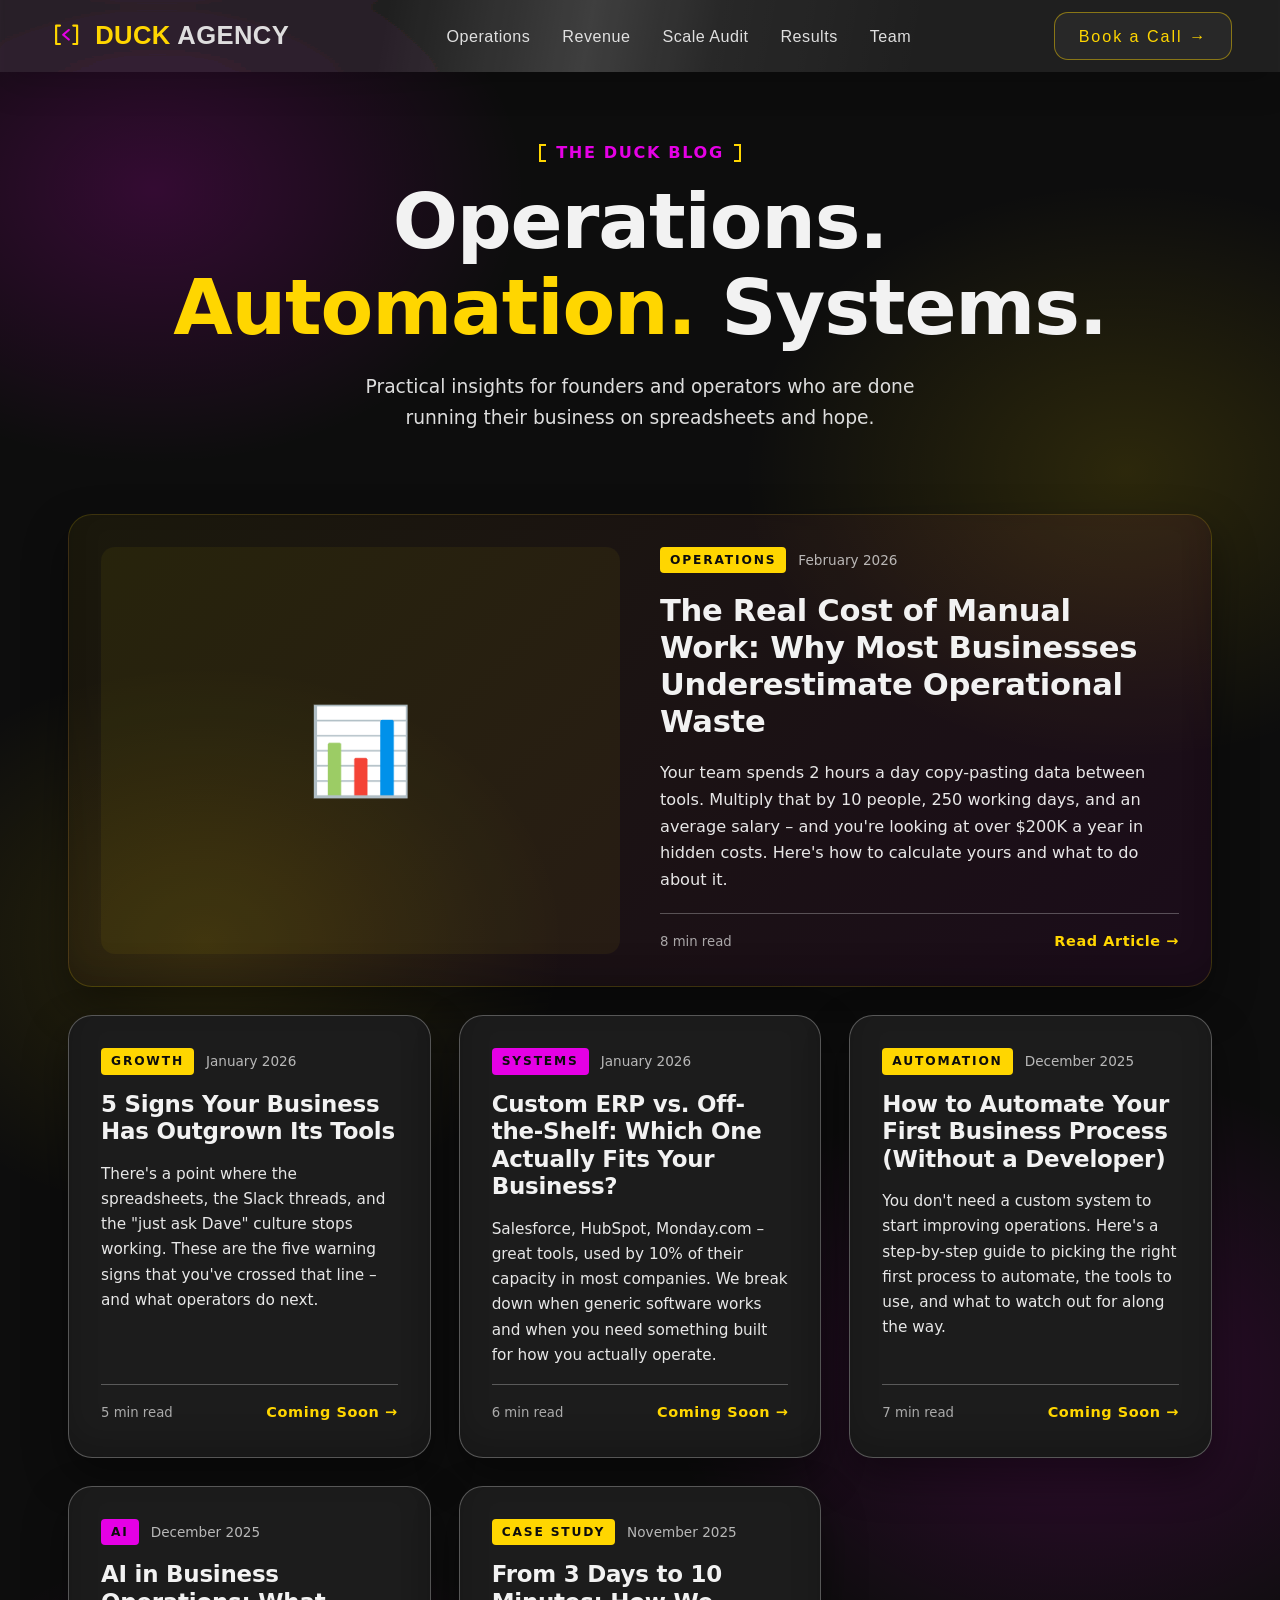
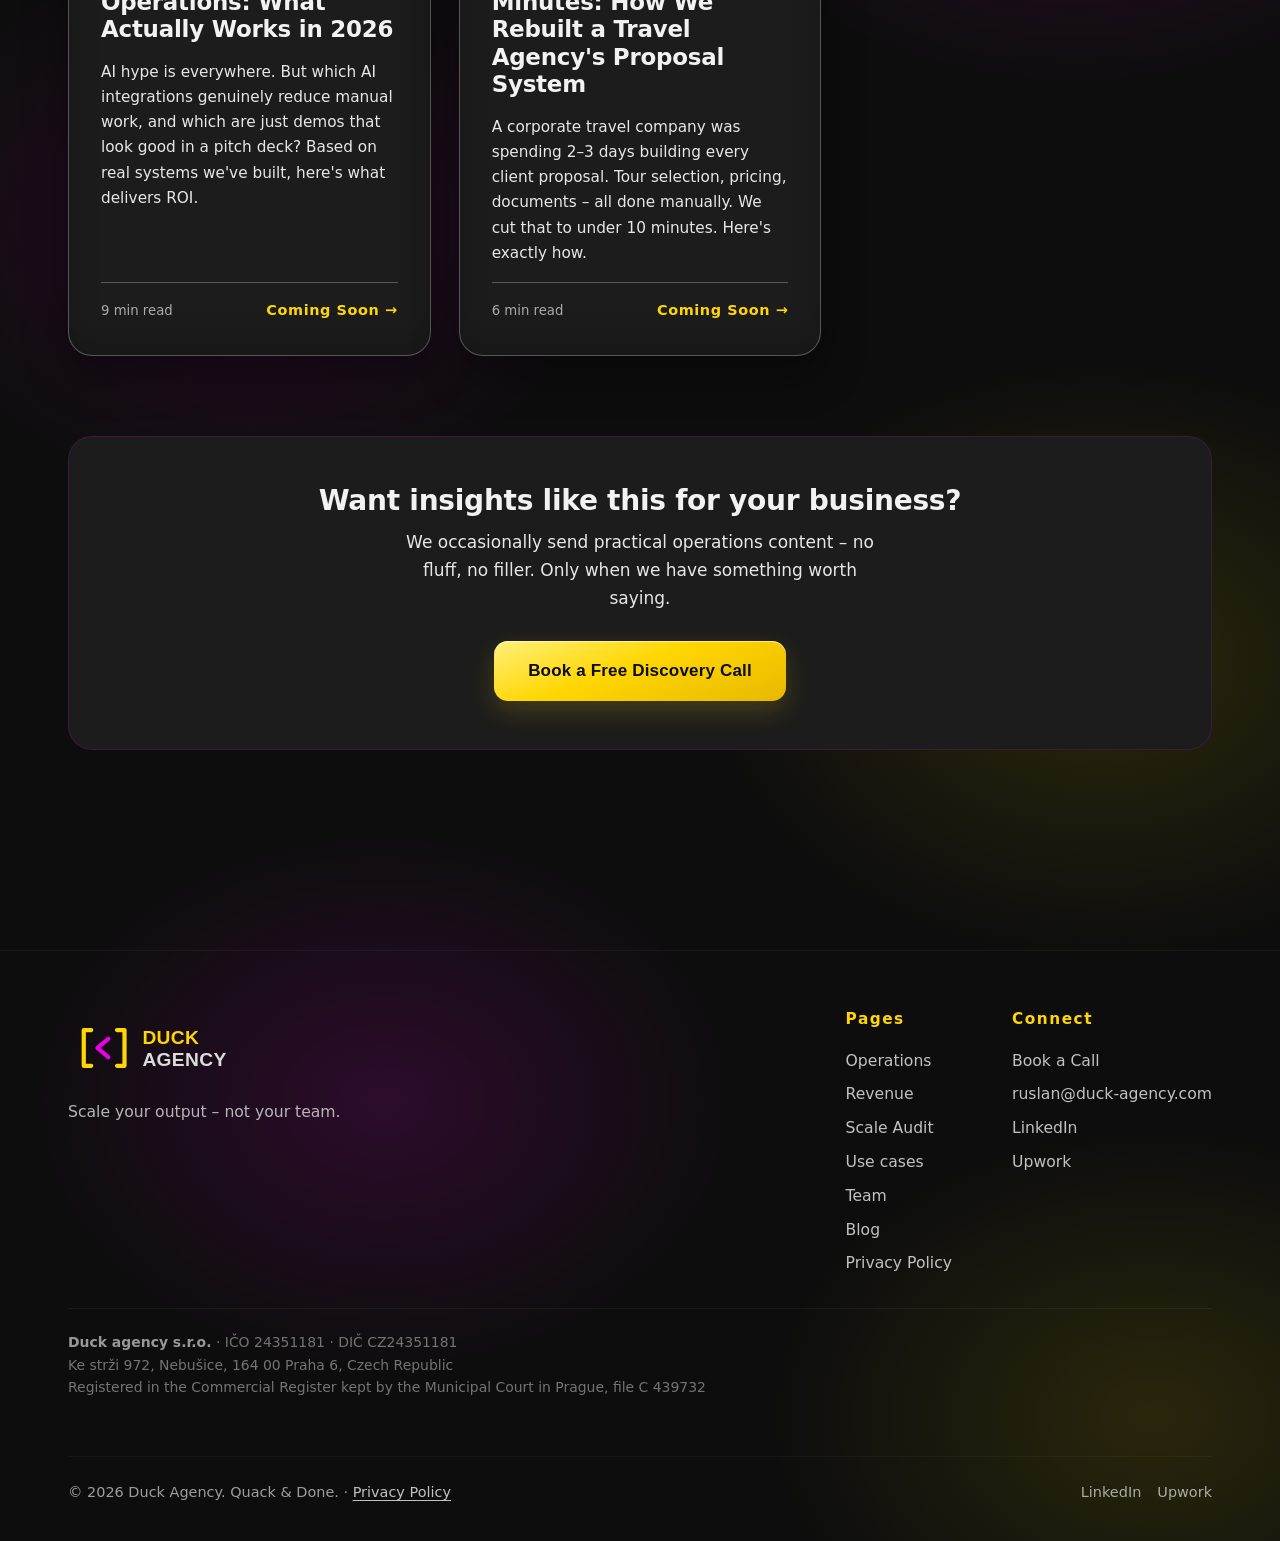
<file: blog.html>
<!DOCTYPE html>
<html lang="en">
<head>
  <meta charset="UTF-8">
  <meta name="viewport" content="width=device-width, initial-scale=1.0">
  <title>Blog – Operations, Automation & Business Systems | Duck Agency</title>
  <meta name="description" content="Practical insights on business process automation, custom ERP/CRM systems, and operational efficiency for growing businesses. Written by operators, for operators.">
  <meta name="keywords" content="business automation blog, ERP insights, CRM tips, process improvement, operations management, no-code automation">
  <meta name="robots" content="index, follow, max-image-preview:large, max-snippet:-1, max-video-preview:-1">
  <link rel="canonical" href="https://duck-agency.com/blog">
  <link rel="icon" type="image/svg+xml" href="assets/icon-flat-small.svg">
  <link rel="icon" type="image/png" sizes="32x32" href="assets/favicon-32.png">
  <link rel="icon" type="image/png" sizes="16x16" href="assets/favicon-16.png">
  <link rel="apple-touch-icon" sizes="180x180" href="assets/apple-touch-icon-180.png">
  <link rel="manifest" href="site.webmanifest">
  <!-- Open Graph -->
  <meta property="og:type" content="website">
  <meta property="og:url" content="https://duck-agency.com/blog">
  <meta property="og:site_name" content="Duck Agency">
  <meta property="og:title" content="Blog – Operations, Automation & Business Systems | Duck Agency">
  <meta property="og:description" content="Practical insights on business process automation, custom ERP/CRM systems, and operational efficiency. Written by operators, for operators.">
  <!-- Twitter Card -->
  <meta name="twitter:card" content="summary_large_image">
  <meta name="twitter:title" content="Blog – Operations & Automation | Duck Agency">
  <meta name="twitter:description" content="Practical insights on business process automation, custom ERP/CRM systems, and operational efficiency.">
  <meta property="og:image" content="https://duck-agency.com/assets/og-image-1200x630.png">
  <meta name="twitter:image" content="https://duck-agency.com/assets/og-image-1200x630.png">
  <link rel="stylesheet" href="style.css">
  <link rel="stylesheet" href="duck-refresh.css">
  <!-- seo-extra -->
  <meta name="theme-color" content="#0D0D0D">
  <meta name="author" content="Duck Agency">
  <meta property="og:locale" content="en_US">
  <meta property="og:image:alt" content="Duck Agency — Quack &amp; Done">
  <meta name="twitter:image:alt" content="Duck Agency — Quack &amp; Done">
  <link rel="preconnect" href="https://api.fontshare.com" crossorigin>
  <link rel="stylesheet" href="https://api.fontshare.com/v2/css?f[]=involve@400,700&display=swap">

  <style>
    .blog-hero { padding: 140px 0 80px; text-align: center; }
    .blog-grid {
      display: grid;
      grid-template-columns: repeat(auto-fill, minmax(340px, 1fr));
      gap: 28px;
      margin-bottom: 80px;
    }
    .blog-card {
      background: var(--grey);
      border-radius: var(--radius);
      padding: 32px;
      border: 1px solid rgba(239,239,239,0.28);
      transition: transform 0.3s var(--transition), border-color 0.3s var(--transition);
      display: flex;
      flex-direction: column;
      gap: 16px;
    }
    .blog-card:hover {
      transform: translateY(-4px);
      border-color: rgba(255,220,0,0.2);
    }
    .blog-card-meta {
      display: flex;
      align-items: center;
      gap: 12px;
    }
    .blog-tag {
      font-size: 0.72rem;
      font-weight: 700;
      letter-spacing: 0.15em;
      text-transform: uppercase;
      color: var(--black);
      background: var(--yellow);
      padding: 3px 10px;
      border-radius: 4px;
    }
    .blog-tag.pink { background: var(--pink); }
    .blog-date {
      font-size: 0.8rem;
      color: rgba(239,239,239,0.74);
    }
    .blog-card h3 {
      font-size: clamp(1.15rem, 2vw, 1.35rem);
      color: var(--white);
      line-height: 1.2;
    }
    .blog-card p {
      font-size: 0.9rem;
      color: rgba(239,239,239,0.96);
      line-height: 1.65;
      flex: 1;
    }
    .blog-card-footer {
      display: flex;
      align-items: center;
      justify-content: space-between;
      padding-top: 16px;
      border-top: 1px solid rgba(239,239,239,0.29);
    }
    .blog-read-time {
      font-size: 0.78rem;
      color: rgba(239,239,239,0.68);
    }
    .blog-read-link {
      font-size: 0.85rem;
      color: var(--yellow);
      font-weight: 700;
      letter-spacing: 0.04em;
      transition: opacity 0.2s;
    }
    .blog-read-link:hover { opacity: 0.7; }
    .blog-featured {
      grid-column: 1 / -1;
      display: grid;
      grid-template-columns: 1fr 1fr;
      gap: 40px;
      background: linear-gradient(135deg, rgba(255,220,0,0.06), rgba(255,0,245,0.06));
      border-color: rgba(255,220,0,0.15);
    }
    .blog-featured .blog-featured-body { display: flex; flex-direction: column; justify-content: center; gap: 20px; }
    .blog-featured .blog-featured-img {
      background: rgba(255,220,0,0.05);
      border-radius: var(--radius-sm);
      display: flex;
      align-items: center;
      justify-content: center;
      font-size: 5rem;
      min-height: 200px;
    }
    .blog-featured h3 { font-size: clamp(1.4rem, 2.5vw, 1.8rem); }
    .blog-featured p { font-size: 0.95rem; }
    .blog-cta-banner {
      background: var(--grey);
      border-radius: var(--radius);
      border: 1px solid rgba(255,0,245,0.15);
      padding: 48px;
      text-align: center;
      margin-bottom: 80px;
    }
    .blog-cta-banner h3 { margin-bottom: 12px; }
    .blog-cta-banner p { color: rgba(239,239,239,0.96); margin-bottom: 28px; max-width: 500px; margin-left: auto; margin-right: auto; }
    @media (max-width: 768px) {
      .blog-hero { padding: 100px 0 52px; }
      .blog-featured { grid-template-columns: 1fr; }
      .blog-featured .blog-featured-img { min-height: 120px; font-size: 3rem; }
      .blog-grid { grid-template-columns: 1fr; }
      .blog-cta-banner { padding: 32px 20px; }
    }
    @media (max-width: 480px) {
      .blog-card { padding: 22px 18px; }
    }
  </style>
  <!-- seo-jsonld -->
  <script type="application/ld+json">
{"@context": "https://schema.org", "@type": "Blog", "name": "Duck Agency Blog", "url": "https://duck-agency.com/blog", "description": "Practical insights on business process automation, custom ERP/CRM systems, and operational efficiency for growing businesses. Written by operators, for operators.", "isPartOf": {"@type": "WebSite", "name": "Duck Agency", "url": "https://duck-agency.com/"}, "publisher": {"@type": "Organization", "name": "Duck Agency", "url": "https://duck-agency.com/", "logo": "https://duck-agency.com/assets/og-image-1200x630.png"}}
  </script>
  <script type="application/ld+json">
{"@context": "https://schema.org", "@type": "BreadcrumbList", "itemListElement": [{"@type": "ListItem", "position": 1, "name": "Home", "item": "https://duck-agency.com/"}, {"@type": "ListItem", "position": 2, "name": "Blog", "item": "https://duck-agency.com/blog"}]}
  </script>
</head>
<body>
<svg style="position:absolute;width:0;height:0" aria-hidden="true">
  <filter id="duck-glass-refraction" primitiveUnits="objectBoundingBox">
    <feImage href="[data-uri]" x="0" y="0" width="1" height="1" preserveAspectRatio="none" result="map"/>
    <feGaussianBlur in="SourceGraphic" stdDeviation="0.006" result="blur"/>
    <feDisplacementMap in="blur" in2="map" scale="0.014" xChannelSelector="R" yChannelSelector="G"/>
  </filter>

  <!-- курсор: пропорции как в референсе (круг ~30px), поэтому scale=1 работает как задумано -->
  <filter id="duck-glass-cursor" primitiveUnits="objectBoundingBox">
    <feImage href="[data-uri]" x="0" y="0" width="1" height="1" preserveAspectRatio="none" result="cmap"/>
    <feGaussianBlur in="SourceGraphic" stdDeviation="0.02" result="cblur"/>
    <feDisplacementMap in="cblur" in2="cmap" scale="1" xChannelSelector="R" yChannelSelector="G"/>
  </filter>
</svg>

<!-- NAV -->
<nav class="nav">
  <div class="nav-inner">
    <a href="/" class="nav-logo"><img src="assets/logo-nav-white.svg" alt="Duck Agency" width="210" height="34"></a>
    <div class="nav-links">
      <a href="/operations">Operations</a>
      <a href="/revenue">Revenue</a>
      <a href="/scale-audit">Scale Audit</a>
      <a href="/use-cases">Results</a>
      <a href="/#team">Team</a>
    </div>
    <a href="https://calendly.com/ruslan-duck-agency/30min" target="_blank" rel="noopener" class="nav-cta"><span>Book a Call →</span></a>
    <button class="hamburger" aria-label="Menu"><span></span><span></span><span></span></button>
  </div>
</nav>
<div class="mobile-menu">
  <a href="/operations">Operations</a>
  <a href="/revenue">Revenue</a>
  <a href="/scale-audit">Scale Audit</a>
  <a href="/use-cases">Results</a>
  <a href="/#team">Team</a>
  <a href="https://calendly.com/ruslan-duck-agency/30min" target="_blank" rel="noopener" style="color:var(--yellow)">Book a Call →</a>
</div>

<!-- HERO -->
<section class="blog-hero">
  <div class="container">
    <span class="section-eyebrow fade-in">The Duck Blog</span>
    <h1 class="fade-in" style="margin-bottom:20px">Operations.<br><span class="yellow">Automation.</span> Systems.</h1>
    <p class="section-sub fade-in" style="margin:0 auto">Practical insights for founders and operators who are done running their business on spreadsheets and hope.</p>
  </div>
</section>

<!-- BLOG POSTS -->
<section class="section-pad" style="padding-top:0">
  <div class="container">
    <div class="blog-grid">

      <!-- Featured Post -->
      <article class="blog-card blog-featured fade-in">
        <div class="blog-featured-img">📊</div>
        <div class="blog-featured-body">
          <div class="blog-card-meta">
            <span class="blog-tag">Operations</span>
            <span class="blog-date">February 2026</span>
          </div>
          <h3>The Real Cost of Manual Work: Why Most Businesses Underestimate Operational Waste</h3>
          <p>Your team spends 2 hours a day copy-pasting data between tools. Multiply that by 10 people, 250 working days, and an average salary – and you're looking at over $200K a year in hidden costs. Here's how to calculate yours and what to do about it.</p>
          <div class="blog-card-footer">
            <span class="blog-read-time">8 min read</span>
            <a href="/blog-real-cost-of-manual-work" class="blog-read-link">Read Article →</a>
          </div>
        </div>
      </article>

      <!-- Post 2 -->
      <article class="blog-card fade-in stagger-1">
        <div class="blog-card-meta">
          <span class="blog-tag">Growth</span>
          <span class="blog-date">January 2026</span>
        </div>
        <h3>5 Signs Your Business Has Outgrown Its Tools</h3>
        <p>There's a point where the spreadsheets, the Slack threads, and the "just ask Dave" culture stops working. These are the five warning signs that you've crossed that line – and what operators do next.</p>
        <div class="blog-card-footer">
          <span class="blog-read-time">5 min read</span>
          <span class="blog-read-link">Coming Soon →</span>
        </div>
      </article>

      <!-- Post 3 -->
      <article class="blog-card fade-in stagger-2">
        <div class="blog-card-meta">
          <span class="blog-tag pink">Systems</span>
          <span class="blog-date">January 2026</span>
        </div>
        <h3>Custom ERP vs. Off-the-Shelf: Which One Actually Fits Your Business?</h3>
        <p>Salesforce, HubSpot, Monday.com – great tools, used by 10% of their capacity in most companies. We break down when generic software works and when you need something built for how you actually operate.</p>
        <div class="blog-card-footer">
          <span class="blog-read-time">6 min read</span>
          <span class="blog-read-link">Coming Soon →</span>
        </div>
      </article>

      <!-- Post 4 -->
      <article class="blog-card fade-in stagger-3">
        <div class="blog-card-meta">
          <span class="blog-tag">Automation</span>
          <span class="blog-date">December 2025</span>
        </div>
        <h3>How to Automate Your First Business Process (Without a Developer)</h3>
        <p>You don't need a custom system to start improving operations. Here's a step-by-step guide to picking the right first process to automate, the tools to use, and what to watch out for along the way.</p>
        <div class="blog-card-footer">
          <span class="blog-read-time">7 min read</span>
          <span class="blog-read-link">Coming Soon →</span>
        </div>
      </article>

      <!-- Post 5 -->
      <article class="blog-card fade-in stagger-4">
        <div class="blog-card-meta">
          <span class="blog-tag pink">AI</span>
          <span class="blog-date">December 2025</span>
        </div>
        <h3>AI in Business Operations: What Actually Works in 2026</h3>
        <p>AI hype is everywhere. But which AI integrations genuinely reduce manual work, and which are just demos that look good in a pitch deck? Based on real systems we've built, here's what delivers ROI.</p>
        <div class="blog-card-footer">
          <span class="blog-read-time">9 min read</span>
          <span class="blog-read-link">Coming Soon →</span>
        </div>
      </article>

      <!-- Post 6 -->
      <article class="blog-card fade-in stagger-5">
        <div class="blog-card-meta">
          <span class="blog-tag">Case Study</span>
          <span class="blog-date">November 2025</span>
        </div>
        <h3>From 3 Days to 10 Minutes: How We Rebuilt a Travel Agency's Proposal System</h3>
        <p>A corporate travel company was spending 2–3 days building every client proposal. Tour selection, pricing, documents – all done manually. We cut that to under 10 minutes. Here's exactly how.</p>
        <div class="blog-card-footer">
          <span class="blog-read-time">6 min read</span>
          <span class="blog-read-link">Coming Soon →</span>
        </div>
      </article>

    </div>

    <!-- CTA Banner -->
    <div class="blog-cta-banner fade-in">
      <h3>Want insights like this for your business?</h3>
      <p>We occasionally send practical operations content – no fluff, no filler. Only when we have something worth saying.</p>
      <a href="https://calendly.com/ruslan-duck-agency/30min" target="_blank" rel="noopener" class="btn btn-primary">Book a Free Discovery Call</a>
    </div>
  </div>
</section>

<!-- FOOTER -->
<footer class="footer">
  <div class="container">
    <div class="footer-inner">
      <div class="footer-brand">
        <img src="assets/logo-footer-2lines.svg" alt="Duck Agency">
        <p>Scale your output – not your team.</p>
      </div>
      <div class="footer-links">
        <div class="footer-col">
          <h4>Pages</h4>
          <a href="/operations">Operations</a>
          <a href="/revenue">Revenue</a>
          <a href="/scale-audit">Scale Audit</a>
          <a href="/use-cases">Use cases</a>
          <a href="/#team">Team</a>
          <a href="/blog">Blog</a>
          <a href="/privacy-policy">Privacy Policy</a>
        </div>
        <div class="footer-col">
          <h4>Connect</h4>
          <a href="https://calendly.com/ruslan-duck-agency/30min" target="_blank">Book a Call</a>
          <a href="mailto:ruslan@duck-agency.com">ruslan@duck-agency.com</a>
          <a href="https://www.linkedin.com/in/ruslan-idrysov-duck-agency/" target="_blank">LinkedIn</a>
          <a href="https://www.upwork.com/freelancers/~01691c71b40f955a52" target="_blank">Upwork</a>
        </div>
      </div>
    </div>
    <div class="footer-legal">
      <p><strong>Duck agency s.r.o.</strong> &middot; IČO 24351181 &middot; DIČ CZ24351181</p>
      <p>Ke strži 972, Nebušice, 164 00 Praha 6, Czech Republic</p>
      <p>Registered in the Commercial Register kept by the Municipal Court in Prague, file C 439732</p>
    </div>
    <div class="footer-bottom">
      <p>&copy; 2026 Duck Agency. Quack &amp; Done. &middot; <a href="/privacy-policy">Privacy Policy</a></p>
      <div class="footer-socials">
        <a href="https://www.linkedin.com/in/ruslan-idrysov-duck-agency/" target="_blank">LinkedIn</a>
        <a href="https://www.upwork.com/freelancers/~01691c71b40f955a52" target="_blank">Upwork</a>
      </div>
    </div>
  </div>
</footer>

<script src="main.js"></script>
</body>
</html>
</file>
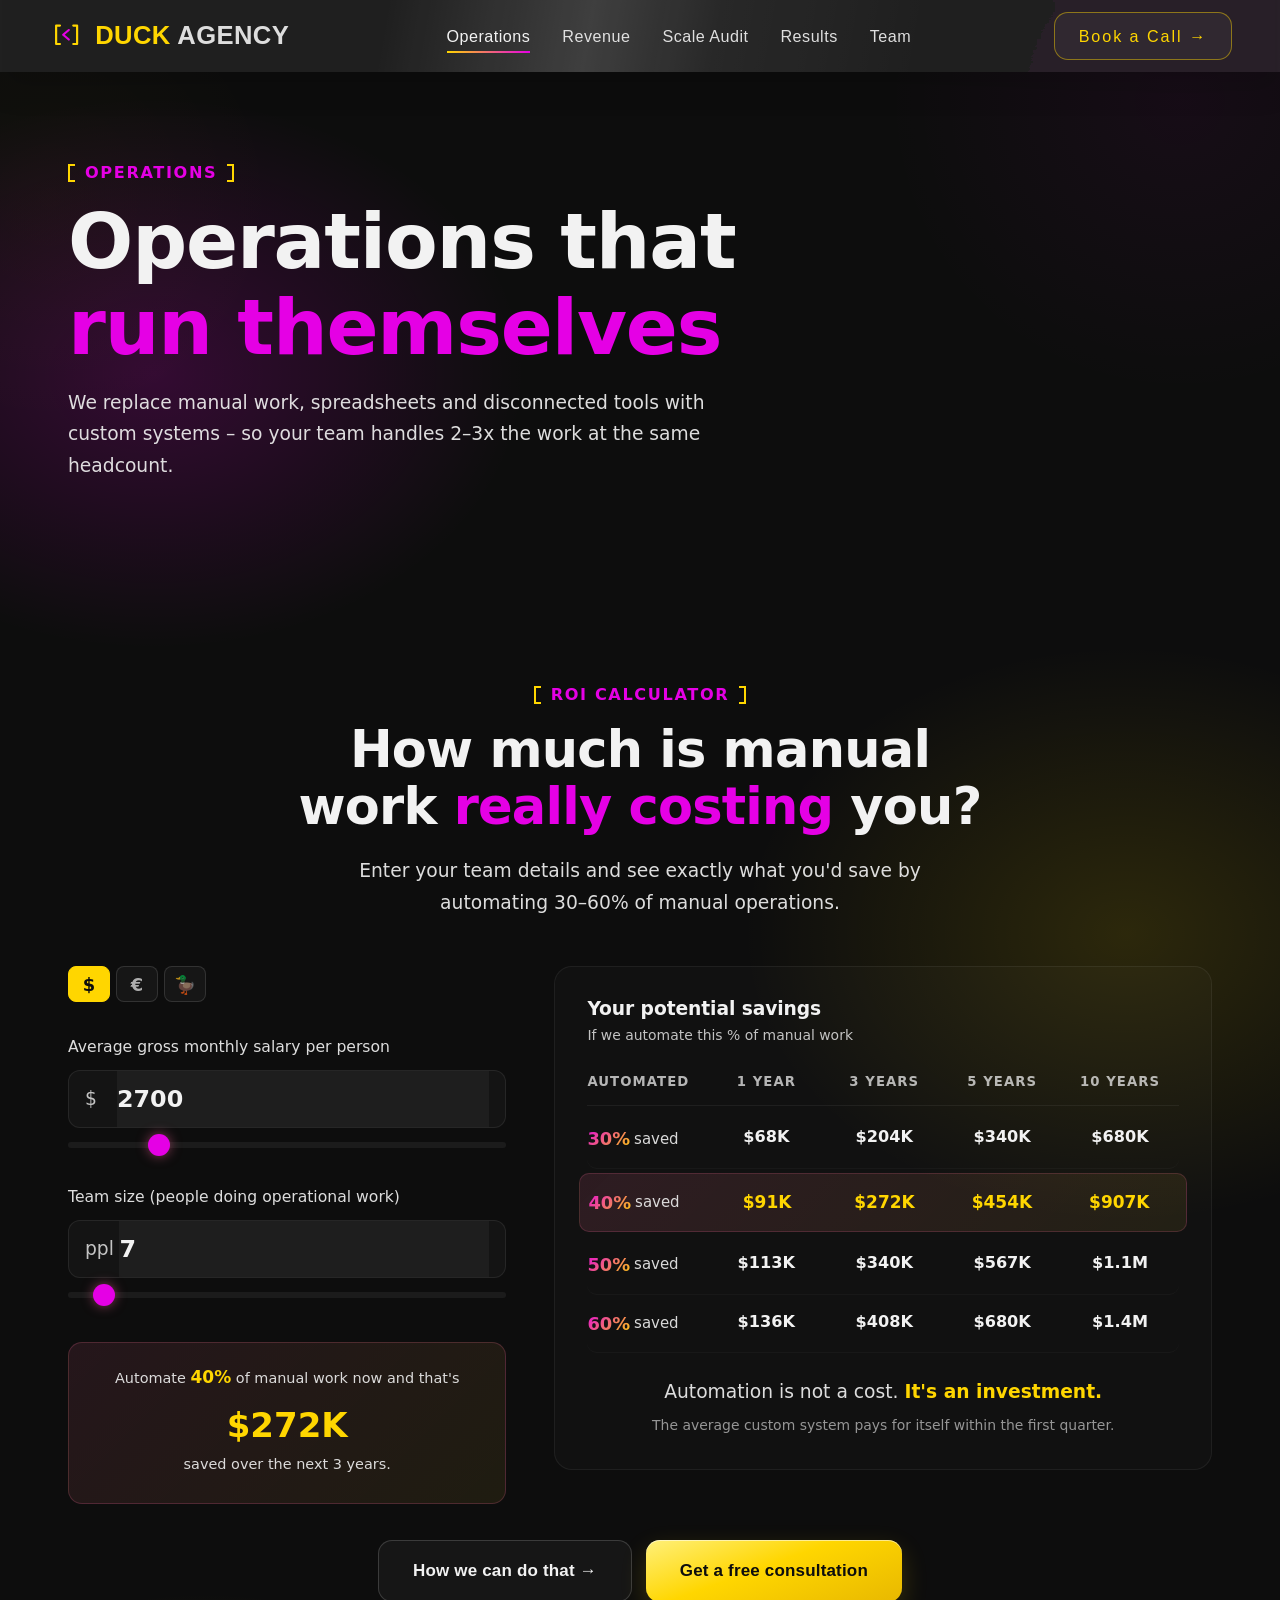
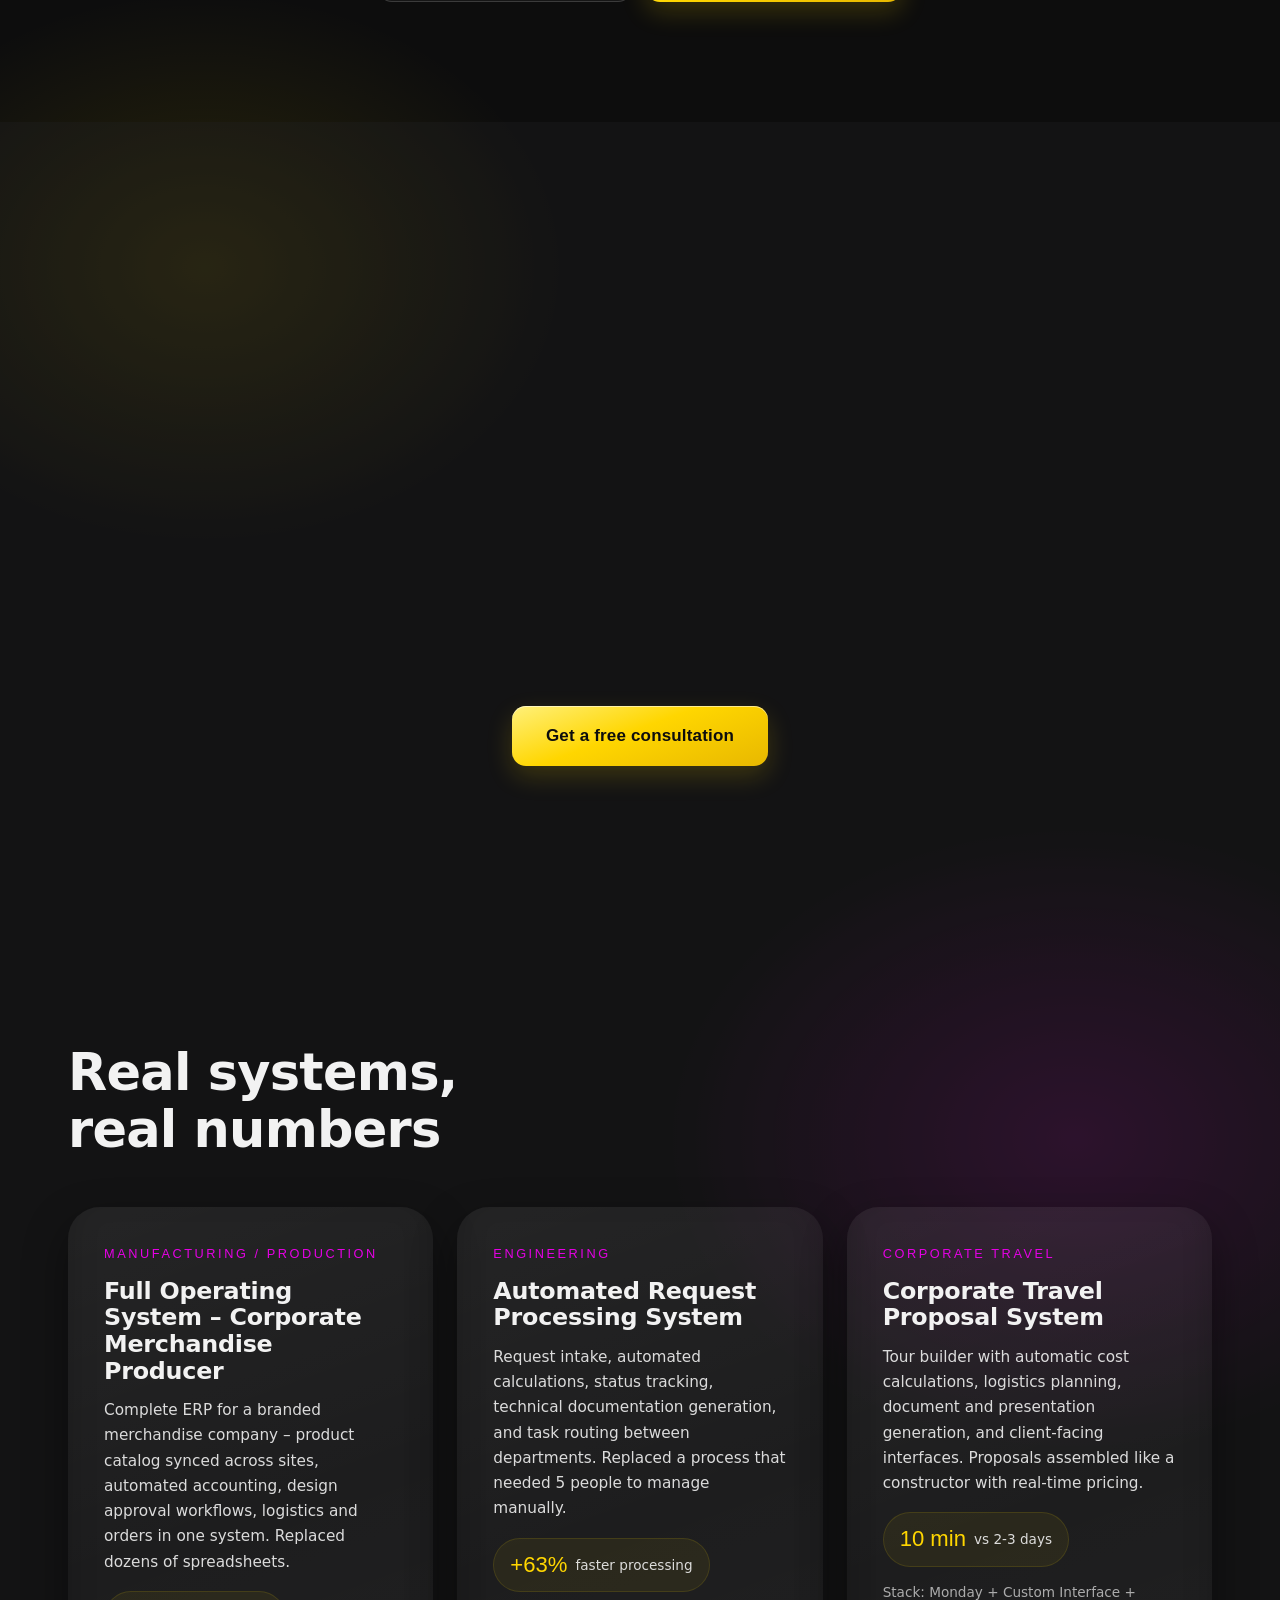
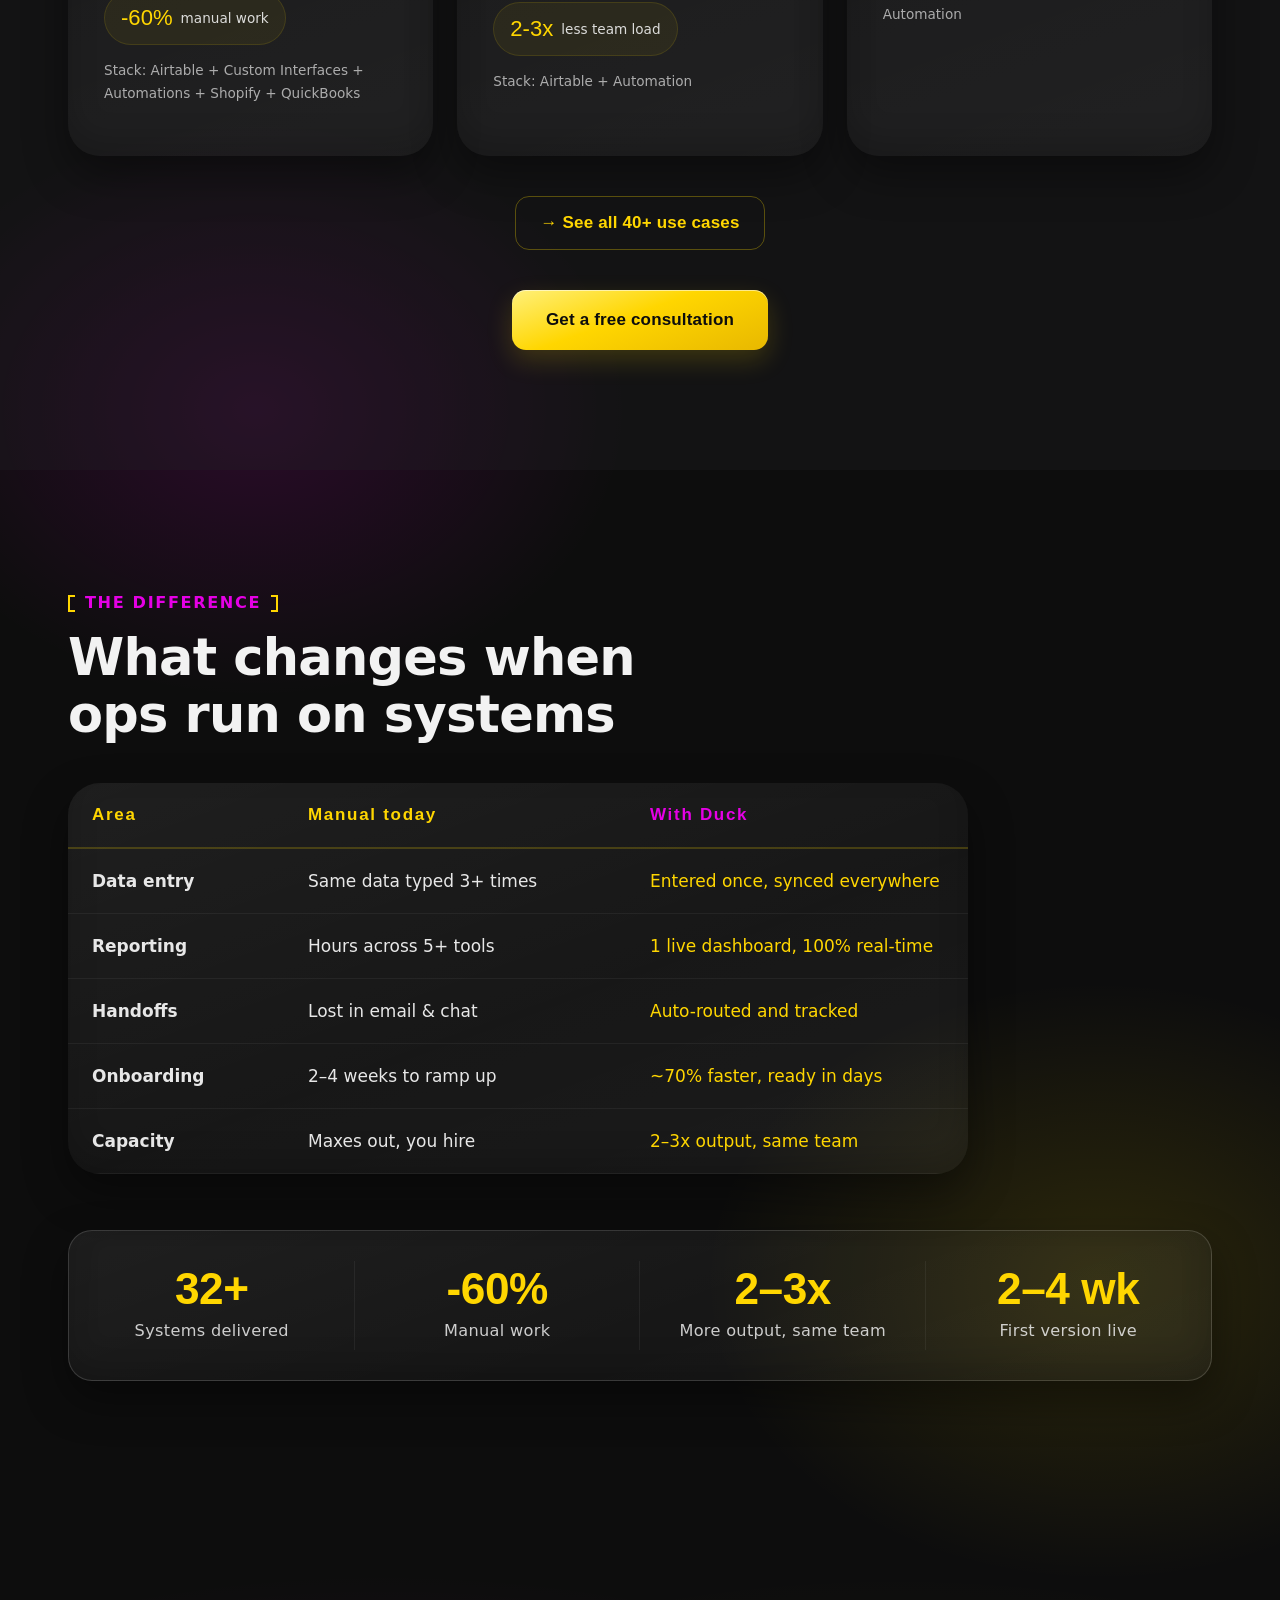
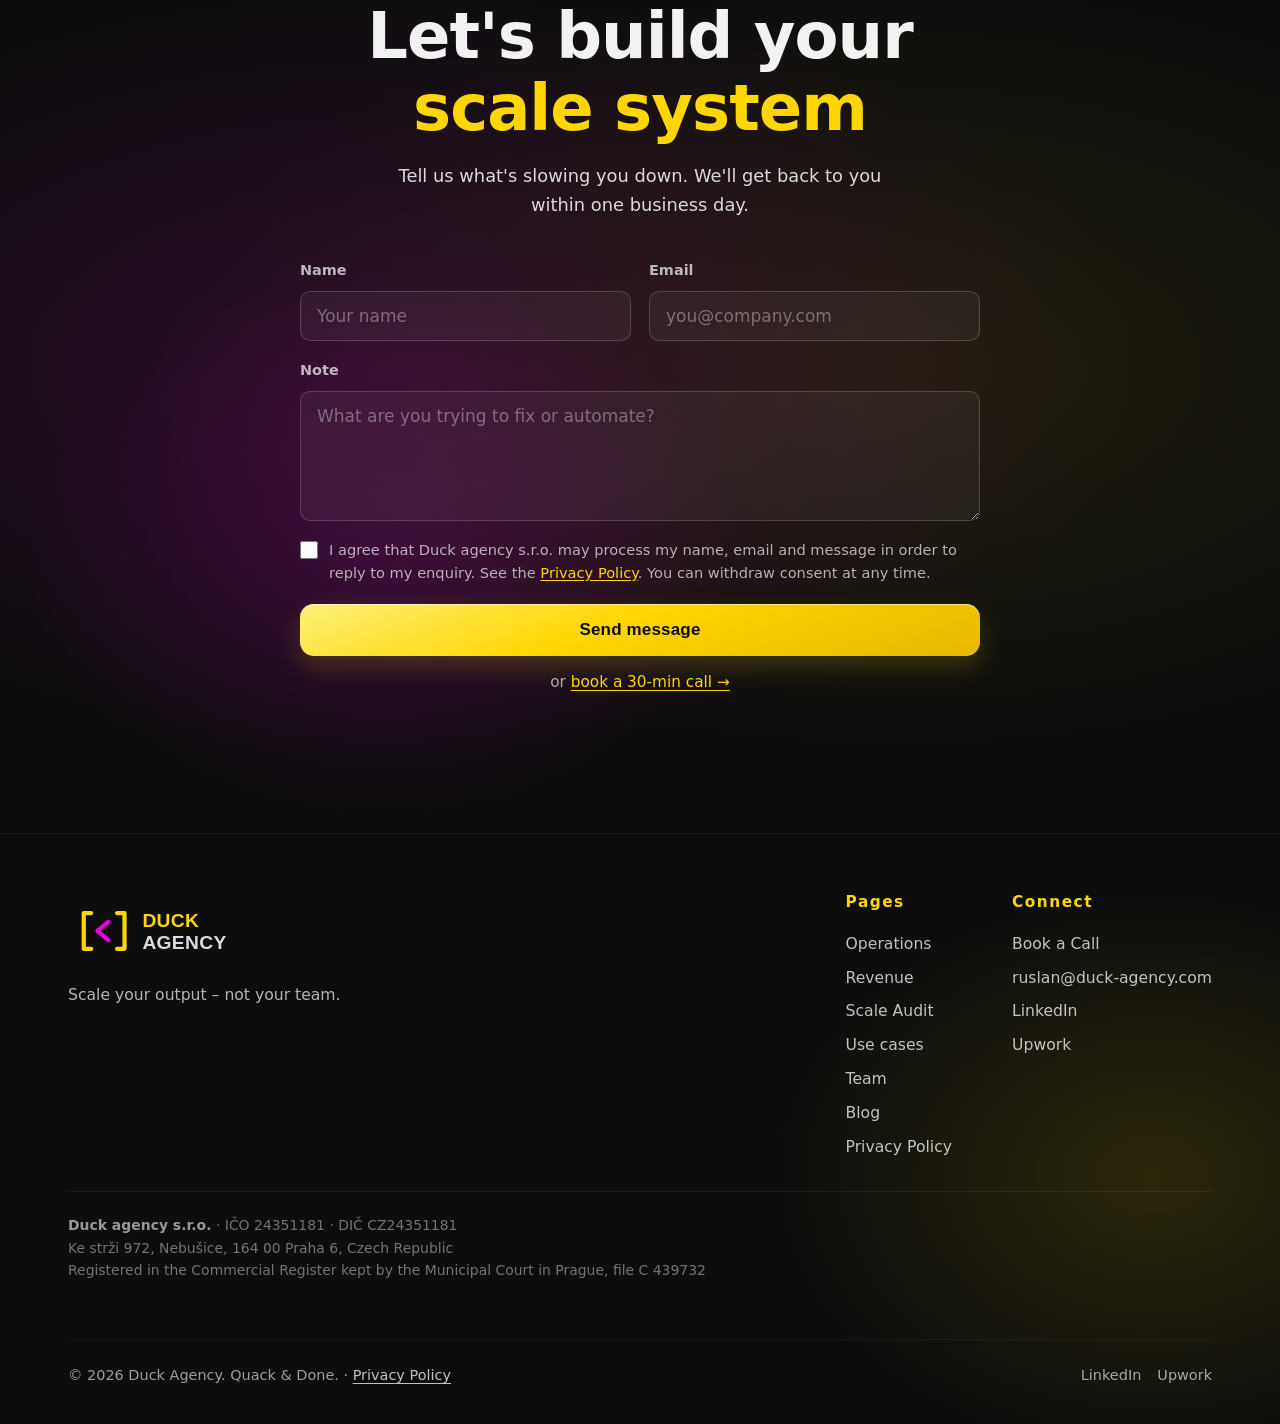
<file: operations.html>
<!DOCTYPE html>
<html lang="en">
<head>
  <meta charset="UTF-8">
  <meta name="viewport" content="width=device-width, initial-scale=1.0">
  <title>Operations Efficiency – Duck Agency</title>
  <meta name="description" content="We replace manual work, spreadsheets and disconnected tools with custom systems – so your team handles 2–3x the work at the same headcount. Custom ERP, CRM, automation and internal tools.">
  <meta name="keywords" content="operations automation, custom ERP, custom CRM, process automation, internal tools, business dashboards, workflow automation">
  <meta name="robots" content="index, follow, max-image-preview:large, max-snippet:-1, max-video-preview:-1">
  <link rel="canonical" href="https://duck-agency.com/operations">
  <link rel="icon" type="image/svg+xml" href="assets/icon-flat-small.svg">
  <link rel="icon" type="image/png" sizes="32x32" href="assets/favicon-32.png">
  <link rel="icon" type="image/png" sizes="16x16" href="assets/favicon-16.png">
  <link rel="apple-touch-icon" sizes="180x180" href="assets/apple-touch-icon-180.png">
  <link rel="manifest" href="site.webmanifest">
  <meta property="og:type" content="website">
  <meta property="og:url" content="https://duck-agency.com/operations">
  <meta property="og:site_name" content="Duck Agency">
  <meta property="og:title" content="Operations Efficiency – Duck Agency">
  <meta property="og:description" content="Custom systems that automate your operations – so your team handles 2–3x the work without new hires.">
  <meta name="twitter:card" content="summary_large_image">
  <meta name="twitter:title" content="Operations Efficiency – Duck Agency">
  <meta name="twitter:description" content="Custom systems that automate your operations – so your team handles 2–3x the work without new hires.">
  <meta property="og:image" content="https://duck-agency.com/assets/og-image-1200x630.png">
  <meta name="twitter:image" content="https://duck-agency.com/assets/og-image-1200x630.png">
  <link rel="stylesheet" href="style.css">
  <link rel="stylesheet" href="duck-refresh.css">
  <!-- seo-extra -->
  <meta name="theme-color" content="#0D0D0D">
  <meta name="author" content="Duck Agency">
  <meta property="og:locale" content="en_US">
  <meta property="og:image:alt" content="Duck Agency — Quack &amp; Done">
  <meta name="twitter:image:alt" content="Duck Agency — Quack &amp; Done">
  <link rel="preconnect" href="https://api.fontshare.com" crossorigin>
  <link rel="stylesheet" href="https://api.fontshare.com/v2/css?f[]=involve@400,700&display=swap">

  <!-- seo-jsonld -->
  <script type="application/ld+json">
{"@context": "https://schema.org", "@type": "Service", "name": "Operations Efficiency & Automation", "url": "https://duck-agency.com/operations", "description": "We replace manual work, spreadsheets and disconnected tools with custom systems \u2013 so your team handles 2\u20133x the work at the same headcount. Custom ERP, CRM, automation and internal tools.", "isPartOf": {"@type": "WebSite", "name": "Duck Agency", "url": "https://duck-agency.com/"}, "publisher": {"@type": "Organization", "name": "Duck Agency", "url": "https://duck-agency.com/", "logo": "https://duck-agency.com/assets/og-image-1200x630.png"}, "serviceType": "Operations Efficiency & Automation", "provider": {"@type": "Organization", "name": "Duck Agency", "url": "https://duck-agency.com/"}, "areaServed": ["United States", "Europe"]}
  </script>
  <script type="application/ld+json">
{"@context": "https://schema.org", "@type": "BreadcrumbList", "itemListElement": [{"@type": "ListItem", "position": 1, "name": "Home", "item": "https://duck-agency.com/"}, {"@type": "ListItem", "position": 2, "name": "Operations", "item": "https://duck-agency.com/operations"}]}
  </script>
</head>
<body>
<svg style="position:absolute;width:0;height:0" aria-hidden="true">
  <filter id="duck-glass-refraction" primitiveUnits="objectBoundingBox">
    <feImage href="[data-uri]" x="0" y="0" width="1" height="1" preserveAspectRatio="none" result="map"/>
    <feGaussianBlur in="SourceGraphic" stdDeviation="0.006" result="blur"/>
    <feDisplacementMap in="blur" in2="map" scale="0.014" xChannelSelector="R" yChannelSelector="G"/>
  </filter>

  <!-- курсор: пропорции как в референсе (круг ~30px), поэтому scale=1 работает как задумано -->
  <filter id="duck-glass-cursor" primitiveUnits="objectBoundingBox">
    <feImage href="[data-uri]" x="0" y="0" width="1" height="1" preserveAspectRatio="none" result="cmap"/>
    <feGaussianBlur in="SourceGraphic" stdDeviation="0.02" result="cblur"/>
    <feDisplacementMap in="cblur" in2="cmap" scale="1" xChannelSelector="R" yChannelSelector="G"/>
  </filter>
</svg>

<!-- NAV -->
<nav class="nav">
  <div class="nav-inner">
    <a href="/" class="nav-logo"><img src="assets/logo-nav-white.svg" alt="Duck Agency" width="210" height="34"></a>
    <div class="nav-links">
      <a href="/operations" class="active">Operations</a>
      <a href="/revenue">Revenue</a>
      <a href="/scale-audit">Scale Audit</a>
      <a href="/use-cases">Results</a>
      <a href="/#team">Team</a>
    </div>
    <a href="https://calendly.com/ruslan-duck-agency/30min" target="_blank" rel="noopener" class="nav-cta"><span>Book a Call →</span></a>
    <button class="hamburger" aria-label="Menu"><span></span><span></span><span></span></button>
  </div>
</nav>
<div class="mobile-menu">
  <a href="/operations" class="active">Operations</a>
  <a href="/revenue">Revenue</a>
  <a href="/scale-audit">Scale Audit</a>
  <a href="/use-cases">Results</a>
  <a href="/#team">Team</a>
  <a href="https://calendly.com/ruslan-duck-agency/30min" target="_blank" rel="noopener" style="color:var(--yellow)">Book a Call →</a>
</div>

<!-- PAGE HEADER -->
<section class="page-header">
  <div class="container">
    <span class="section-eyebrow hero-enter">Operations</span>
    <h1 class="hero-enter">Operations that<br><span class="pink">run themselves</span></h1>
    <p class="section-sub hero-enter">We replace manual work, spreadsheets and disconnected tools with custom systems – so your team handles 2–3x the work at the same headcount.</p>
  </div>
</section>

<!-- ROI CALCULATOR -->
<section class="section-pad" id="roi">
  <div class="container">
    <div style="text-align:center;margin-bottom:48px">
      <span class="section-eyebrow fade-in">ROI Calculator</span>
      <h2 class="section-title fade-in">How much is manual<br>work <span class="pink">really costing</span> you?</h2>
      <p class="section-sub fade-in" style="margin:0 auto">Enter your team details and see exactly what you'd save by automating 30–60% of manual operations.</p>
    </div>
    <div class="calc-wrapper fade-in">
      <div class="calc-inputs">
        <div class="cur-toggle" role="group" aria-label="Currency">
          <button type="button" class="cur-btn active" data-cur="$">$</button>
          <button type="button" class="cur-btn" data-cur="€">€</button>
          <button type="button" class="cur-btn" data-cur="🦆">🦆</button>
        </div>
                <div class="calc-field">
          <label>Average gross monthly salary per person</label>
          <div class="calc-input-wrap"><span class="calc-currency">$</span><input type="number" id="calc-salary" value="2700" min="0"></div>
          <input type="range" class="calc-slider" id="calc-salary-r" min="500" max="12000" step="100" value="2700">
        </div>
        <div class="calc-field">
          <label>Team size (people doing operational work)</label>
          <div class="calc-input-wrap"><span class="calc-currency">ppl</span><input type="number" id="calc-team" value="7" min="1"></div>
          <input type="range" class="calc-slider" id="calc-team-r" min="1" max="100" step="1" value="7">
        </div>
        <div class="calc-current-cost"><p>Automate <strong style="color:var(--yellow);font-size:1rem">40%</strong> of manual work now and that's</p><strong id="calc-save">$0</strong><p>saved over the next 3 years.</p></div>
      </div>
      <div class="calc-results">
        <div class="calc-results-header">
          <h4>Your potential savings</h4>
          <p>If we automate this % of manual work</p>
        </div>
        <div class="calc-table">
          <div class="calc-table-header">
            <div class="calc-th">Automated</div>
            <div class="calc-th">1 year</div><div class="calc-th">3 years</div><div class="calc-th">5 years</div><div class="calc-th">10 years</div>
          </div>
        <div class="calc-row" data-pct="30"><div class="calc-pct"><span>30%</span> saved</div><div class="calc-val" data-y="1">$0</div><div class="calc-val" data-y="3">$0</div><div class="calc-val" data-y="5">$0</div><div class="calc-val" data-y="10">$0</div></div>
        <div class="calc-row highlight" data-pct="40"><div class="calc-pct"><span>40%</span> saved</div><div class="calc-val" data-y="1">$0</div><div class="calc-val" data-y="3">$0</div><div class="calc-val" data-y="5">$0</div><div class="calc-val" data-y="10">$0</div></div>
        <div class="calc-row" data-pct="50"><div class="calc-pct"><span>50%</span> saved</div><div class="calc-val" data-y="1">$0</div><div class="calc-val" data-y="3">$0</div><div class="calc-val" data-y="5">$0</div><div class="calc-val" data-y="10">$0</div></div>
        <div class="calc-row" data-pct="60"><div class="calc-pct"><span>60%</span> saved</div><div class="calc-val" data-y="1">$0</div><div class="calc-val" data-y="3">$0</div><div class="calc-val" data-y="5">$0</div><div class="calc-val" data-y="10">$0</div></div>
        </div>
        <div class="calc-bottom-message">
          <p class="calc-investment-text">Automation is not a cost. <span class="yellow">It's an investment.</span></p>
          <p style="font-size:0.82rem;color:rgba(239,239,239,0.6);margin-top:6px">The average custom system pays for itself within the first quarter.</p>
        </div>
      </div>
    </div>
    <div class="calc-cta">
      <a href="#how" class="btn btn-secondary">How we can do that →</a>
      <a href="#contact" class="btn btn-primary">Get a free consultation</a>
    </div>
  </div>
</section>

<!-- HOW WE DO THAT -->
<section class="section-pad bg-grey" id="how" style="padding-top:48px">
  <div class="container">
    <div style="text-align:left;margin-bottom:40px">
      <span class="section-eyebrow fade-in">How we do that</span>
      <h2 class="section-title fade-in">What we automate –<br>and what it saves</h2>
    </div>
    <div class="challenges-grid">
      <div class="challenge-card fade-in stagger-1">
        <h4 style="margin-bottom:10px;color:var(--yellow)">Custom ERP &amp; CRM</h4>
        <p>All your tools in one system – enter data once, it flows everywhere.</p>
      </div>
      <div class="challenge-card fade-in stagger-2">
        <h4 style="margin-bottom:10px;color:var(--yellow)">Process automation</h4>
        <p>Approvals, routing and updates run themselves – no one pushing work.</p>
      </div>
      <div class="challenge-card fade-in stagger-3">
        <h4 style="margin-bottom:10px;color:var(--yellow)">Real-time dashboards</h4>
        <p>Live data from every tool – hours of reporting become instant.</p>
      </div>
      <div class="challenge-card fade-in stagger-4">
        <h4 style="margin-bottom:10px;color:var(--yellow)">Internal tools</h4>
        <p>Custom apps for your exact process – no more fragile spreadsheets.</p>
      </div>
      <div class="challenge-card fade-in stagger-5">
        <h4 style="margin-bottom:10px;color:var(--yellow)">Integrations</h4>
        <p>Your tools pass data automatically – zero copy-paste, zero errors.</p>
      </div>
      <div class="challenge-card fade-in stagger-6">
        <h4 style="margin-bottom:10px;color:var(--yellow)">AI where it removes work</h4>
        <p>AI drafts, classifies and extracts – the busywork, gone.</p>
      </div>
    </div>
  </div>
  <div class="block-cta"><a href="#contact" class="btn btn-primary">Get a free consultation</a></div>
</section>

<!-- BLOCK 04: SUCCESS STORIES -->
<section class="section-pad bg-grey" id="cases">
  <div class="container">
    <div style="text-align:left;margin-bottom:48px">
      <span class="section-eyebrow fade-in">Use Cases</span>
      <h2 class="section-title fade-in">Real systems,<br>real numbers</h2>
    </div>


    <!-- TEMP result cards (always visible; remove when real cases go live) -->
    <div class="tools-two-col" style="display:grid;grid-template-columns:repeat(3,1fr);gap:24px">
      <div class="case-card fade-in">
        <div class="case-industry">Manufacturing / Production</div>
        <h3>Full Operating System – Corporate Merchandise Producer</h3>
        <p>Complete ERP for a branded merchandise company – product catalog synced across sites, automated accounting, design approval workflows, logistics and orders in one system. Replaced dozens of spreadsheets.</p>
        <div style="display:flex;gap:10px;flex-wrap:wrap;margin-top:16px">
          <div class="case-result"><span class="num">-60%</span><span class="label">manual work</span></div>
        </div>
        <p style="margin-top:14px;font-size:0.8rem;color:rgba(239,239,239,0.68)">Stack: Airtable + Custom Interfaces + Automations + Shopify + QuickBooks</p>
      </div>
      <div class="case-card fade-in">
        <div class="case-industry">Engineering</div>
        <h3>Automated Request Processing System</h3>
        <p>Request intake, automated calculations, status tracking, technical documentation generation, and task routing between departments. Replaced a process that needed 5 people to manage manually.</p>
        <div style="display:flex;gap:10px;flex-wrap:wrap;margin-top:16px">
          <div class="case-result"><span class="num">+63%</span><span class="label">faster processing</span></div>
          <div class="case-result"><span class="num">2-3x</span><span class="label">less team load</span></div>
        </div>
        <p style="margin-top:14px;font-size:0.8rem;color:rgba(239,239,239,0.68)">Stack: Airtable + Automation</p>
      </div>
      <div class="case-card fade-in">
        <div class="case-industry">Corporate Travel</div>
        <h3>Corporate Travel Proposal System</h3>
        <p>Tour builder with automatic cost calculations, logistics planning, document and presentation generation, and client-facing interfaces. Proposals assembled like a constructor with real-time pricing.</p>
        <div style="display:flex;gap:10px;flex-wrap:wrap;margin-top:16px">
          <div class="case-result"><span class="num">10 min</span><span class="label">vs 2-3 days</span></div>
        </div>
        <p style="margin-top:14px;font-size:0.8rem;color:rgba(239,239,239,0.68)">Stack: Monday + Custom Interface + Automation</p>
      </div>
    </div>


    <div style="text-align:center;margin-top:40px">
      <a href="/use-cases" class="btn btn-ghost fade-in">→ See all 40+ use cases</a>
    </div>
  </div>
  <div class="block-cta"><a href="#contact" class="btn btn-primary">Get a free consultation</a></div>
</section>

<!-- BEFORE / AFTER -->
<section class="section-pad">
  <div class="container">
    <div style="text-align:left;margin-bottom:40px">
      <span class="section-eyebrow fade-in">The difference</span>
      <h2 class="section-title fade-in">What changes when<br>ops run on systems</h2>
    </div>
    <div style="max-width:900px">
      <table class="comparison-table fade-in">
        <thead>
          <tr>
            <th style="width:24%">Area</th>
            <th style="width:38%">Manual today</th>
            <th style="width:38%">With Duck</th>
          </tr>
        </thead>
        <tbody>
          <tr>
            <td style="font-weight:700;color:rgba(239,239,239,0.96)">Data entry</td>
            <td>Same data typed 3+ times</td>
            <td style="color:var(--yellow)">Entered once, synced everywhere</td>
          </tr>
          <tr>
            <td style="font-weight:700;color:rgba(239,239,239,0.96)">Reporting</td>
            <td>Hours across 5+ tools</td>
            <td style="color:var(--yellow)">1 live dashboard, 100% real-time</td>
          </tr>
          <tr>
            <td style="font-weight:700;color:rgba(239,239,239,0.96)">Handoffs</td>
            <td>Lost in email &amp; chat</td>
            <td style="color:var(--yellow)">Auto-routed and tracked</td>
          </tr>
          <tr>
            <td style="font-weight:700;color:rgba(239,239,239,0.96)">Onboarding</td>
            <td>2–4 weeks to ramp up</td>
            <td style="color:var(--yellow)">~70% faster, ready in days</td>
          </tr>
          <tr>
            <td style="font-weight:700;color:rgba(239,239,239,0.96)">Capacity</td>
            <td>Maxes out, you hire</td>
            <td style="color:var(--yellow)">2–3x output, same team</td>
          </tr>
        </tbody>
      </table>
    </div>
    <div class="stats-inner scale-in" style="margin-top:56px">
      <div class="stat"><div class="stat-num" data-count="40" data-suffix="+">0</div><div class="stat-label">Systems delivered</div></div>
      <div class="stat"><div class="stat-num">-60%</div><div class="stat-label">Manual work</div></div>
      <div class="stat"><div class="stat-num">2–3x</div><div class="stat-label">More output, same team</div></div>
      <div class="stat"><div class="stat-num">2–4 wk</div><div class="stat-label">First version live</div></div>
    </div>
  </div>
</section>

<!-- CONTACT FORM -->
<section class="cta-section" id="contact">
  <div class="container">
    <h2 class="fade-in">Let's build your<br><span class="yellow">scale system</span></h2>
    <p class="fade-in">Tell us what's slowing you down. We'll get back to you within one business day.</p>
    <form class="contact-form fade-in" id="contactForm" novalidate style="text-align:left;margin-top:36px">
      <div class="form-row">
        <div class="form-field">
          <label for="cf-name">Name</label>
          <input id="cf-name" name="name" type="text" required placeholder="Your name">
        </div>
        <div class="form-field">
          <label for="cf-email">Email</label>
          <input id="cf-email" name="email" type="email" required placeholder="you@company.com">
        </div>
      </div>
      <div class="form-field">
        <label for="cf-note">Note</label>
        <textarea id="cf-note" name="note" rows="5" required placeholder="What are you trying to fix or automate?"></textarea>
      </div>
      <label class="form-consent" for="cf-consent">
        <input type="checkbox" id="cf-consent" name="consent" required>
        <span>I agree that Duck agency s.r.o. may process my name, email and message in order to reply to my enquiry. See the <a href="/privacy-policy">Privacy Policy</a>. You can withdraw consent at any time.</span>
      </label>
      <button type="submit" class="btn btn-primary" style="width:100%;justify-content:center">Send message</button>
      <p class="form-alt">or <a href="https://calendly.com/ruslan-duck-agency/30min" target="_blank" rel="noopener">book a 30-min call →</a></p>
      <p class="form-status" id="cfStatus" aria-live="polite"></p>
    </form>
  </div>
</section>

<!-- FOOTER -->
<footer class="footer">
  <div class="container">
    <div class="footer-inner">
      <div class="footer-brand">
        <img src="assets/logo-footer-2lines.svg" alt="Duck Agency">
        <p>Scale your output – not your team.</p>
      </div>
      <div class="footer-links">
        <div class="footer-col">
          <h4>Pages</h4>
          <a href="/operations">Operations</a>
          <a href="/revenue">Revenue</a>
          <a href="/scale-audit">Scale Audit</a>
          <a href="/use-cases">Use cases</a>
          <a href="/#team">Team</a>
          <a href="/blog">Blog</a>
          <a href="/privacy-policy">Privacy Policy</a>
        </div>
        <div class="footer-col">
          <h4>Connect</h4>
          <a href="https://calendly.com/ruslan-duck-agency/30min" target="_blank">Book a Call</a>
          <a href="mailto:ruslan@duck-agency.com">ruslan@duck-agency.com</a>
          <a href="https://www.linkedin.com/in/ruslan-idrysov-duck-agency/" target="_blank">LinkedIn</a>
          <a href="https://www.upwork.com/freelancers/~01691c71b40f955a52" target="_blank">Upwork</a>
        </div>
      </div>
    </div>
    <div class="footer-legal">
      <p><strong>Duck agency s.r.o.</strong> &middot; IČO 24351181 &middot; DIČ CZ24351181</p>
      <p>Ke strži 972, Nebušice, 164 00 Praha 6, Czech Republic</p>
      <p>Registered in the Commercial Register kept by the Municipal Court in Prague, file C 439732</p>
    </div>
    <div class="footer-bottom">
      <p>&copy; 2026 Duck Agency. Quack &amp; Done. &middot; <a href="/privacy-policy">Privacy Policy</a></p>
      <div class="footer-socials">
        <a href="https://www.linkedin.com/in/ruslan-idrysov-duck-agency/" target="_blank">LinkedIn</a>
        <a href="https://www.upwork.com/freelancers/~01691c71b40f955a52" target="_blank">Upwork</a>
      </div>
    </div>
  </div>
</footer>

<script src="main.js"></script>
</body>
</html>
</file>
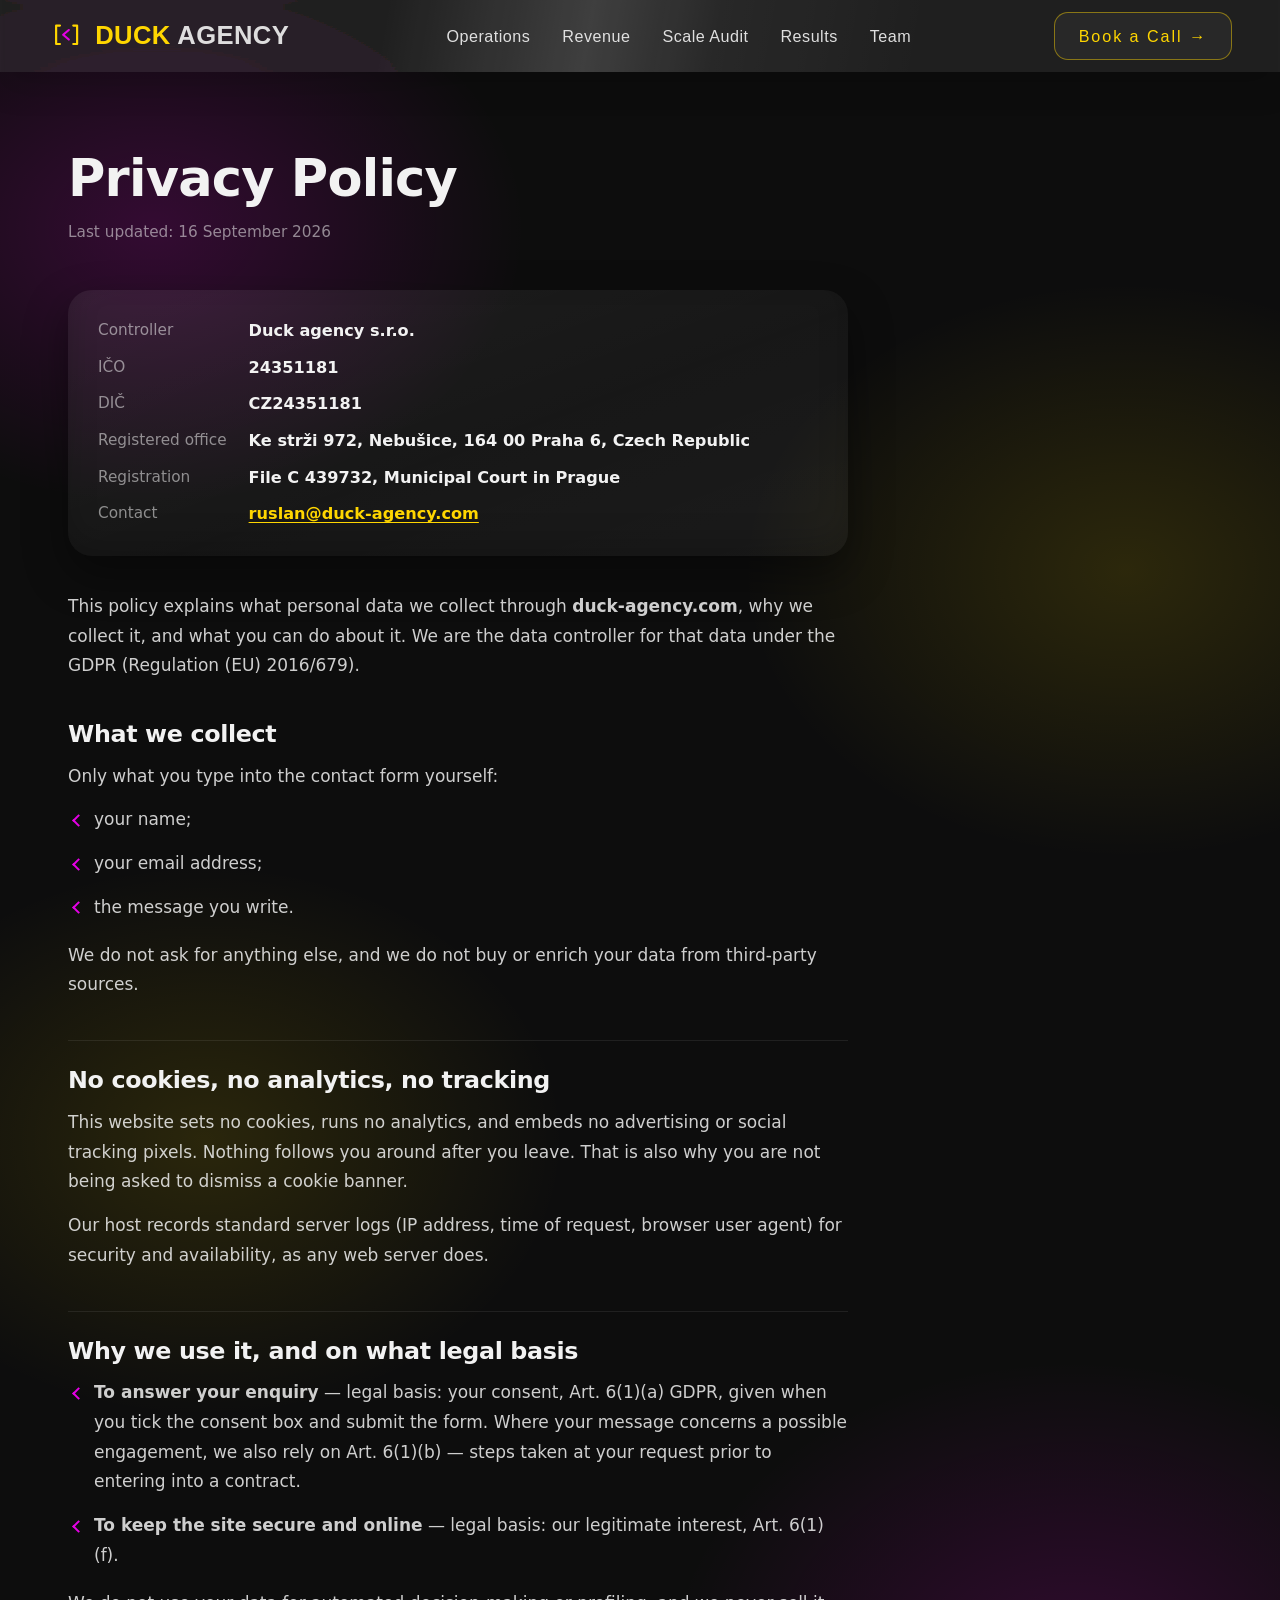
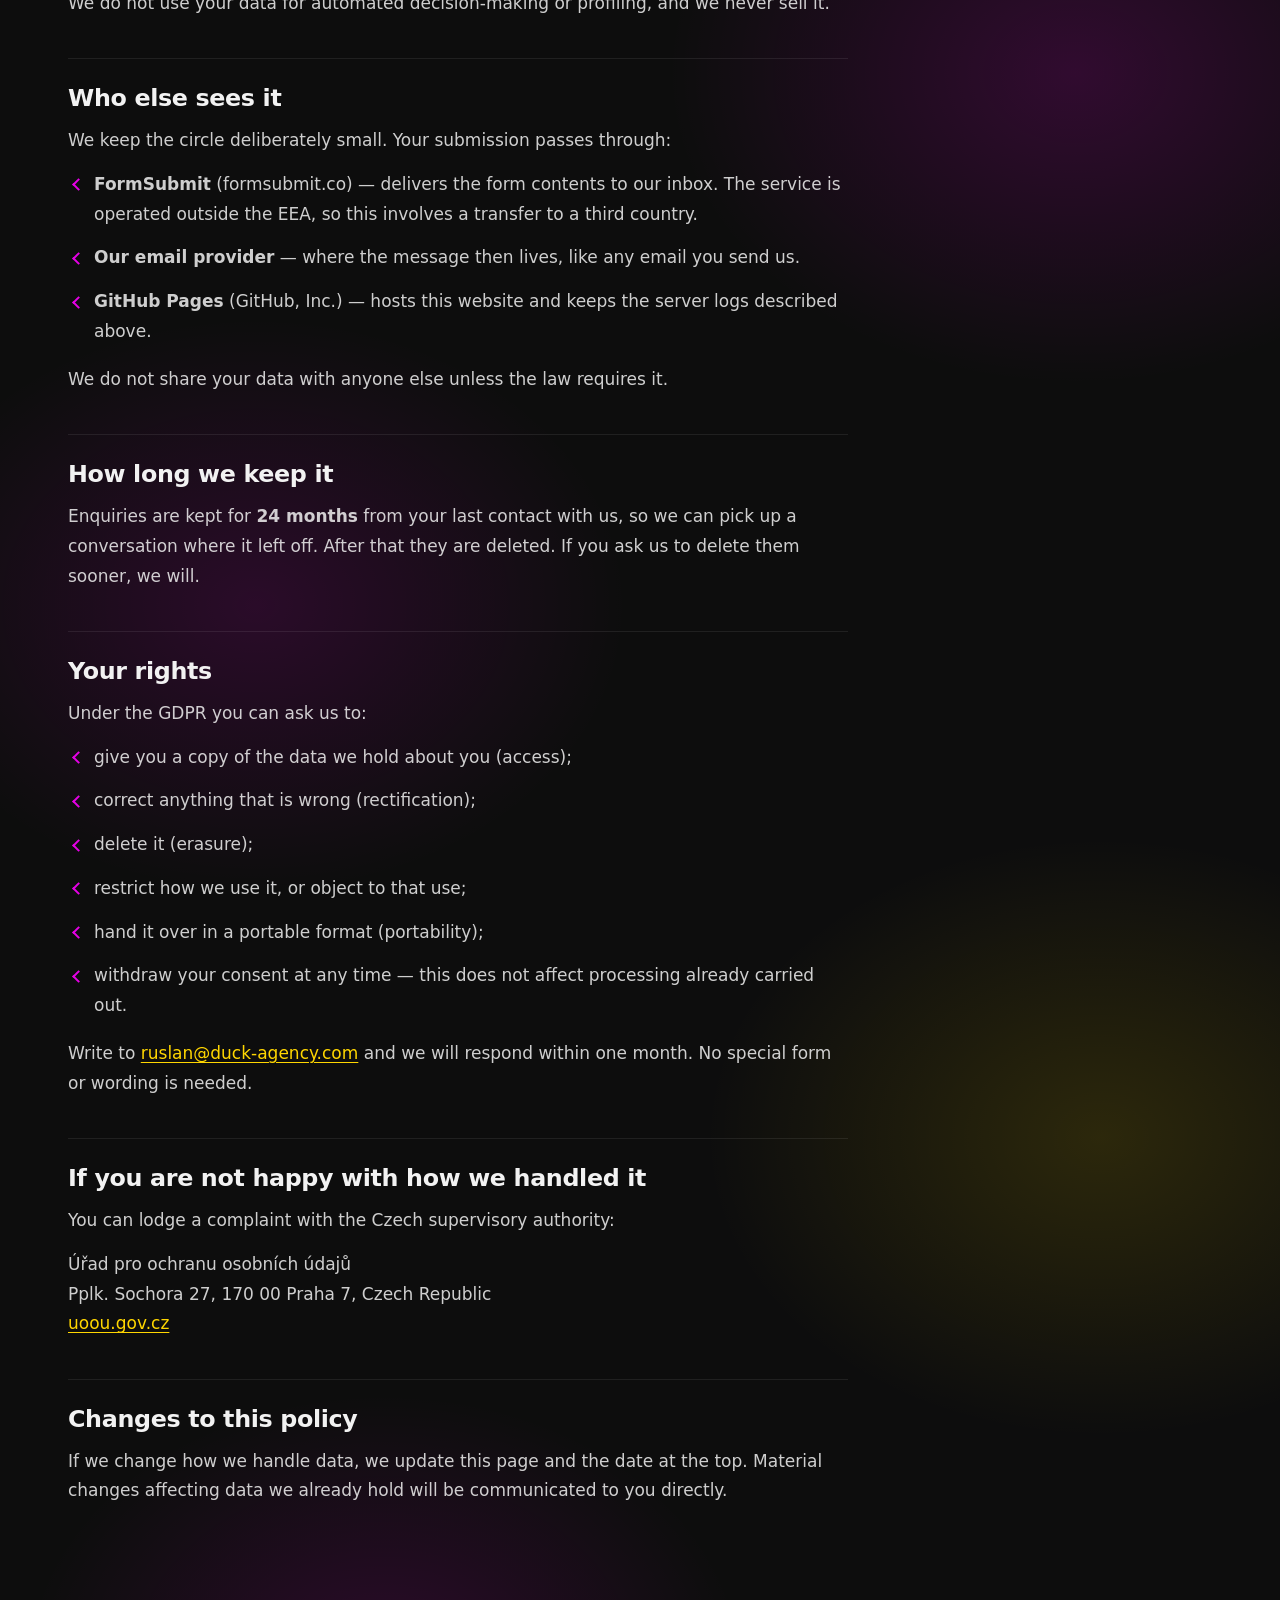
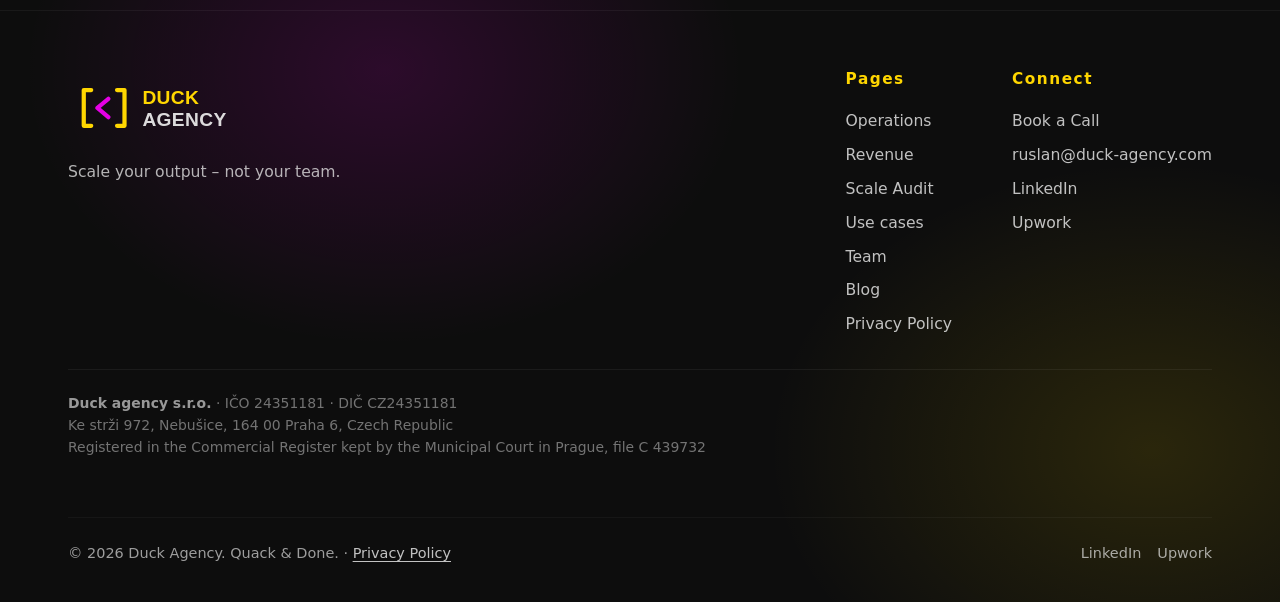
<file: privacy-policy.html>
<!DOCTYPE html>
<html lang="en">
<head>
  <meta charset="UTF-8">
  <meta name="viewport" content="width=device-width, initial-scale=1.0">
  <title>Privacy Policy – Duck Agency</title>
  <meta name="description" content="How Duck agency s.r.o. handles personal data submitted through duck-agency.com: what we collect, why, how long we keep it, and your rights under the GDPR.">
  <meta name="robots" content="index, follow">
  <link rel="canonical" href="https://duck-agency.com/privacy-policy">
  <link rel="icon" type="image/svg+xml" href="/assets/icon-flat-small.svg">
  <link rel="icon" type="image/png" sizes="32x32" href="/assets/favicon-32.png">
  <link rel="icon" type="image/png" sizes="16x16" href="/assets/favicon-16.png">
  <link rel="apple-touch-icon" sizes="180x180" href="/assets/apple-touch-icon-180.png">
  <link rel="manifest" href="/site.webmanifest">
  <meta name="theme-color" content="#0D0D0D">
  <link rel="preconnect" href="https://api.fontshare.com" crossorigin>
  <link rel="stylesheet" href="https://api.fontshare.com/v2/css?f[]=involve@400,700&display=swap">
  <link rel="stylesheet" href="/style.css">
  <link rel="stylesheet" href="/duck-refresh.css">
  <style>
    .legal-wrap { padding: 150px 0 90px; position: relative; overflow: hidden; }
    .legal { position: relative; z-index: 2; max-width: 780px; }
    .legal h1 { font-size: clamp(2rem, 4.5vw, 3rem); margin-bottom: 12px; }
    .legal .updated { font-size: 0.9rem; color: rgba(239,239,239,0.55); margin-bottom: 44px; }
    .legal h2 {
      font-size: clamp(1.15rem, 2vw, 1.4rem);
      margin: 40px 0 14px;
      padding-top: 26px;
      border-top: 1px solid rgba(255,255,255,0.08);
    }
    .legal h2:first-of-type { border-top: none; padding-top: 0; }
    .legal p, .legal li { color: rgba(239,239,239,0.86); line-height: 1.75; margin-bottom: 14px; }
    .legal ul { padding-left: 0; list-style: none; margin-bottom: 18px; }
    .legal ul li { position: relative; padding-left: 26px; }
    .legal ul li::before {
      content: ''; position: absolute; left: 6px; top: 0.62em;
      width: 9px; height: 9px;
      border-left: 2.5px solid var(--pink);
      border-bottom: 2.5px solid var(--pink);
      transform: rotate(45deg);
    }
    .legal a { color: var(--yellow); text-decoration: underline; text-underline-offset: 3px; }
    .legal-card {
      background: var(--glass-bg);
      border-radius: var(--radius);
      box-shadow: var(--glass-shadow);
      padding: 28px 30px;
      margin-bottom: 36px;
    }
    .legal-card dl { display: grid; grid-template-columns: max-content 1fr; gap: 10px 22px; }
    .legal-card dt { color: rgba(239,239,239,0.55); font-size: 0.9rem; }
    .legal-card dd { font-weight: 600; font-size: 0.95rem; }
    @media (max-width: 600px) {
      .legal-wrap { padding: 120px 0 70px; }
      .legal-card { padding: 22px 20px; }
      .legal-card dl { grid-template-columns: 1fr; gap: 2px 0; }
      .legal-card dd { margin-bottom: 12px; }
    }
  </style>
</head>
<body>
<svg style="position:absolute;width:0;height:0" aria-hidden="true">
  <filter id="duck-glass-refraction" primitiveUnits="objectBoundingBox">
    <feImage href="[data-uri]" x="0" y="0" width="1" height="1" preserveAspectRatio="none" result="map"/>
    <feGaussianBlur in="SourceGraphic" stdDeviation="0.006" result="blur"/>
    <feDisplacementMap in="blur" in2="map" scale="0.014" xChannelSelector="R" yChannelSelector="G"/>
  </filter>

  <!-- курсор: пропорции как в референсе (круг ~30px), поэтому scale=1 работает как задумано -->
  <filter id="duck-glass-cursor" primitiveUnits="objectBoundingBox">
    <feImage href="[data-uri]" x="0" y="0" width="1" height="1" preserveAspectRatio="none" result="cmap"/>
    <feGaussianBlur in="SourceGraphic" stdDeviation="0.02" result="cblur"/>
    <feDisplacementMap in="cblur" in2="cmap" scale="1" xChannelSelector="R" yChannelSelector="G"/>
  </filter>
</svg>

<!-- NAV -->
<nav class="nav">
  <div class="nav-inner">
    <a href="/" class="nav-logo"><img src="/assets/logo-nav-white.svg" alt="Duck Agency" width="210" height="34"></a>
    <div class="nav-links">
      <a href="/operations">Operations</a>
      <a href="/revenue">Revenue</a>
      <a href="/scale-audit">Scale Audit</a>
      <a href="/use-cases">Results</a>
      <a href="/#team">Team</a>
    </div>
    <a href="https://calendly.com/ruslan-duck-agency/30min" target="_blank" rel="noopener" class="nav-cta"><span>Book a Call →</span></a>
    <button class="hamburger" aria-label="Menu"><span></span><span></span><span></span></button>
  </div>
</nav>
<div class="mobile-menu">
  <a href="/operations">Operations</a>
  <a href="/revenue">Revenue</a>
  <a href="/scale-audit">Scale Audit</a>
  <a href="/use-cases">Results</a>
  <a href="/#team">Team</a>
  <a href="https://calendly.com/ruslan-duck-agency/30min" target="_blank" rel="noopener" style="color:var(--yellow)">Book a Call →</a>
</div>

<section class="legal-wrap">
  <div class="hero-bg"><div class="hero-blob hero-blob-1"></div></div>
  <div class="container">
    <div class="legal">
      <h1>Privacy Policy</h1>
      <p class="updated">Last updated: 16 September 2026</p>

      <div class="legal-card">
        <dl>
          <dt>Controller</dt><dd>Duck agency s.r.o.</dd>
          <dt>IČO</dt><dd>24351181</dd>
          <dt>DIČ</dt><dd>CZ24351181</dd>
          <dt>Registered office</dt><dd>Ke strži 972, Nebušice, 164 00 Praha 6, Czech Republic</dd>
          <dt>Registration</dt><dd>File C 439732, Municipal Court in Prague</dd>
          <dt>Contact</dt><dd><a href="mailto:ruslan@duck-agency.com">ruslan@duck-agency.com</a></dd>
        </dl>
      </div>

      <p>This policy explains what personal data we collect through <strong>duck-agency.com</strong>, why we collect it, and what you can do about it. We are the data controller for that data under the GDPR (Regulation (EU) 2016/679).</p>

      <h2>What we collect</h2>
      <p>Only what you type into the contact form yourself:</p>
      <ul>
        <li>your name;</li>
        <li>your email address;</li>
        <li>the message you write.</li>
      </ul>
      <p>We do not ask for anything else, and we do not buy or enrich your data from third-party sources.</p>

      <h2>No cookies, no analytics, no tracking</h2>
      <p>This website sets no cookies, runs no analytics, and embeds no advertising or social tracking pixels. Nothing follows you around after you leave. That is also why you are not being asked to dismiss a cookie banner.</p>
      <p>Our host records standard server logs (IP address, time of request, browser user agent) for security and availability, as any web server does.</p>

      <h2>Why we use it, and on what legal basis</h2>
      <ul>
        <li><strong>To answer your enquiry</strong> — legal basis: your consent, Art. 6(1)(a) GDPR, given when you tick the consent box and submit the form. Where your message concerns a possible engagement, we also rely on Art. 6(1)(b) — steps taken at your request prior to entering into a contract.</li>
        <li><strong>To keep the site secure and online</strong> — legal basis: our legitimate interest, Art. 6(1)(f).</li>
      </ul>
      <p>We do not use your data for automated decision-making or profiling, and we never sell it.</p>

      <h2>Who else sees it</h2>
      <p>We keep the circle deliberately small. Your submission passes through:</p>
      <ul>
        <li><strong>FormSubmit</strong> (formsubmit.co) — delivers the form contents to our inbox. The service is operated outside the EEA, so this involves a transfer to a third country.</li>
        <li><strong>Our email provider</strong> — where the message then lives, like any email you send us.</li>
        <li><strong>GitHub Pages</strong> (GitHub, Inc.) — hosts this website and keeps the server logs described above.</li>
      </ul>
      <p>We do not share your data with anyone else unless the law requires it.</p>

      <h2>How long we keep it</h2>
      <p>Enquiries are kept for <strong>24 months</strong> from your last contact with us, so we can pick up a conversation where it left off. After that they are deleted. If you ask us to delete them sooner, we will.</p>

      <h2>Your rights</h2>
      <p>Under the GDPR you can ask us to:</p>
      <ul>
        <li>give you a copy of the data we hold about you (access);</li>
        <li>correct anything that is wrong (rectification);</li>
        <li>delete it (erasure);</li>
        <li>restrict how we use it, or object to that use;</li>
        <li>hand it over in a portable format (portability);</li>
        <li>withdraw your consent at any time — this does not affect processing already carried out.</li>
      </ul>
      <p>Write to <a href="mailto:ruslan@duck-agency.com">ruslan@duck-agency.com</a> and we will respond within one month. No special form or wording is needed.</p>

      <h2>If you are not happy with how we handled it</h2>
      <p>You can lodge a complaint with the Czech supervisory authority:</p>
      <p>Úřad pro ochranu osobních údajů<br>
      Pplk. Sochora 27, 170 00 Praha 7, Czech Republic<br>
      <a href="https://www.uoou.gov.cz" target="_blank" rel="noopener">uoou.gov.cz</a></p>

      <h2>Changes to this policy</h2>
      <p>If we change how we handle data, we update this page and the date at the top. Material changes affecting data we already hold will be communicated to you directly.</p>
    </div>
  </div>
</section>

<footer class="footer">
  <div class="container">
    <div class="footer-inner">
      <div class="footer-brand">
        <img src="/assets/logo-footer-2lines.svg" alt="Duck Agency">
        <p>Scale your output – not your team.</p>
      </div>
      <div class="footer-links">
        <div class="footer-col">
          <h4>Pages</h4>
          <a href="/operations">Operations</a>
          <a href="/revenue">Revenue</a>
          <a href="/scale-audit">Scale Audit</a>
          <a href="/use-cases">Use cases</a>
          <a href="/#team">Team</a>
          <a href="/blog">Blog</a>
          <a href="/privacy-policy">Privacy Policy</a>
        </div>
        <div class="footer-col">
          <h4>Connect</h4>
          <a href="https://calendly.com/ruslan-duck-agency/30min" target="_blank">Book a Call</a>
          <a href="mailto:ruslan@duck-agency.com">ruslan@duck-agency.com</a>
          <a href="https://www.linkedin.com/in/ruslan-idrysov-duck-agency/" target="_blank">LinkedIn</a>
          <a href="https://www.upwork.com/freelancers/~01691c71b40f955a52" target="_blank">Upwork</a>
        </div>
      </div>
    </div>
    <div class="footer-legal">
      <p><strong>Duck agency s.r.o.</strong> &middot; IČO 24351181 &middot; DIČ CZ24351181</p>
      <p>Ke strži 972, Nebušice, 164 00 Praha 6, Czech Republic</p>
      <p>Registered in the Commercial Register kept by the Municipal Court in Prague, file C 439732</p>
    </div>
    <div class="footer-bottom">
      <p>&copy; 2026 Duck Agency. Quack &amp; Done. &middot; <a href="/privacy-policy">Privacy Policy</a></p>
      <div class="footer-socials">
        <a href="https://www.linkedin.com/in/ruslan-idrysov-duck-agency/" target="_blank">LinkedIn</a>
        <a href="https://www.upwork.com/freelancers/~01691c71b40f955a52" target="_blank">Upwork</a>
      </div>
    </div>
  </div>
</footer>

<script src="/main.js"></script>
</body>
</html>
</file>
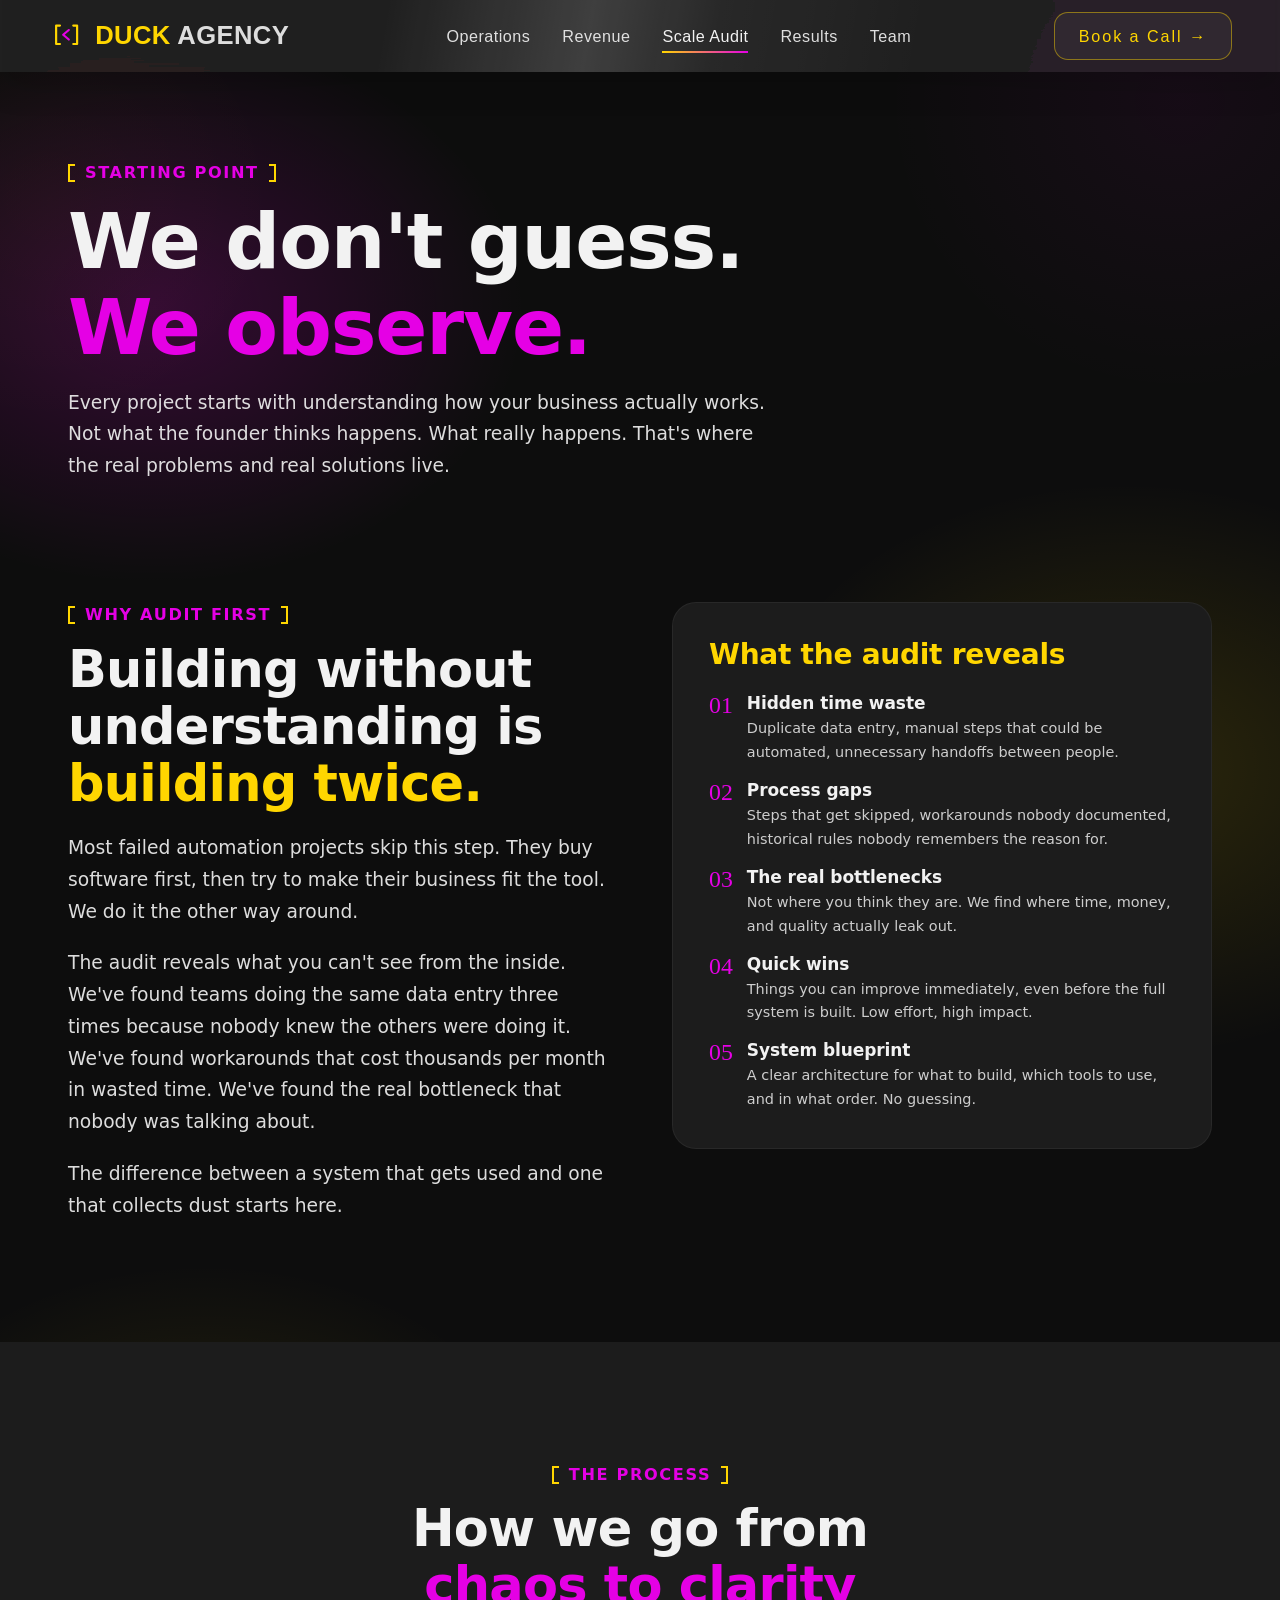
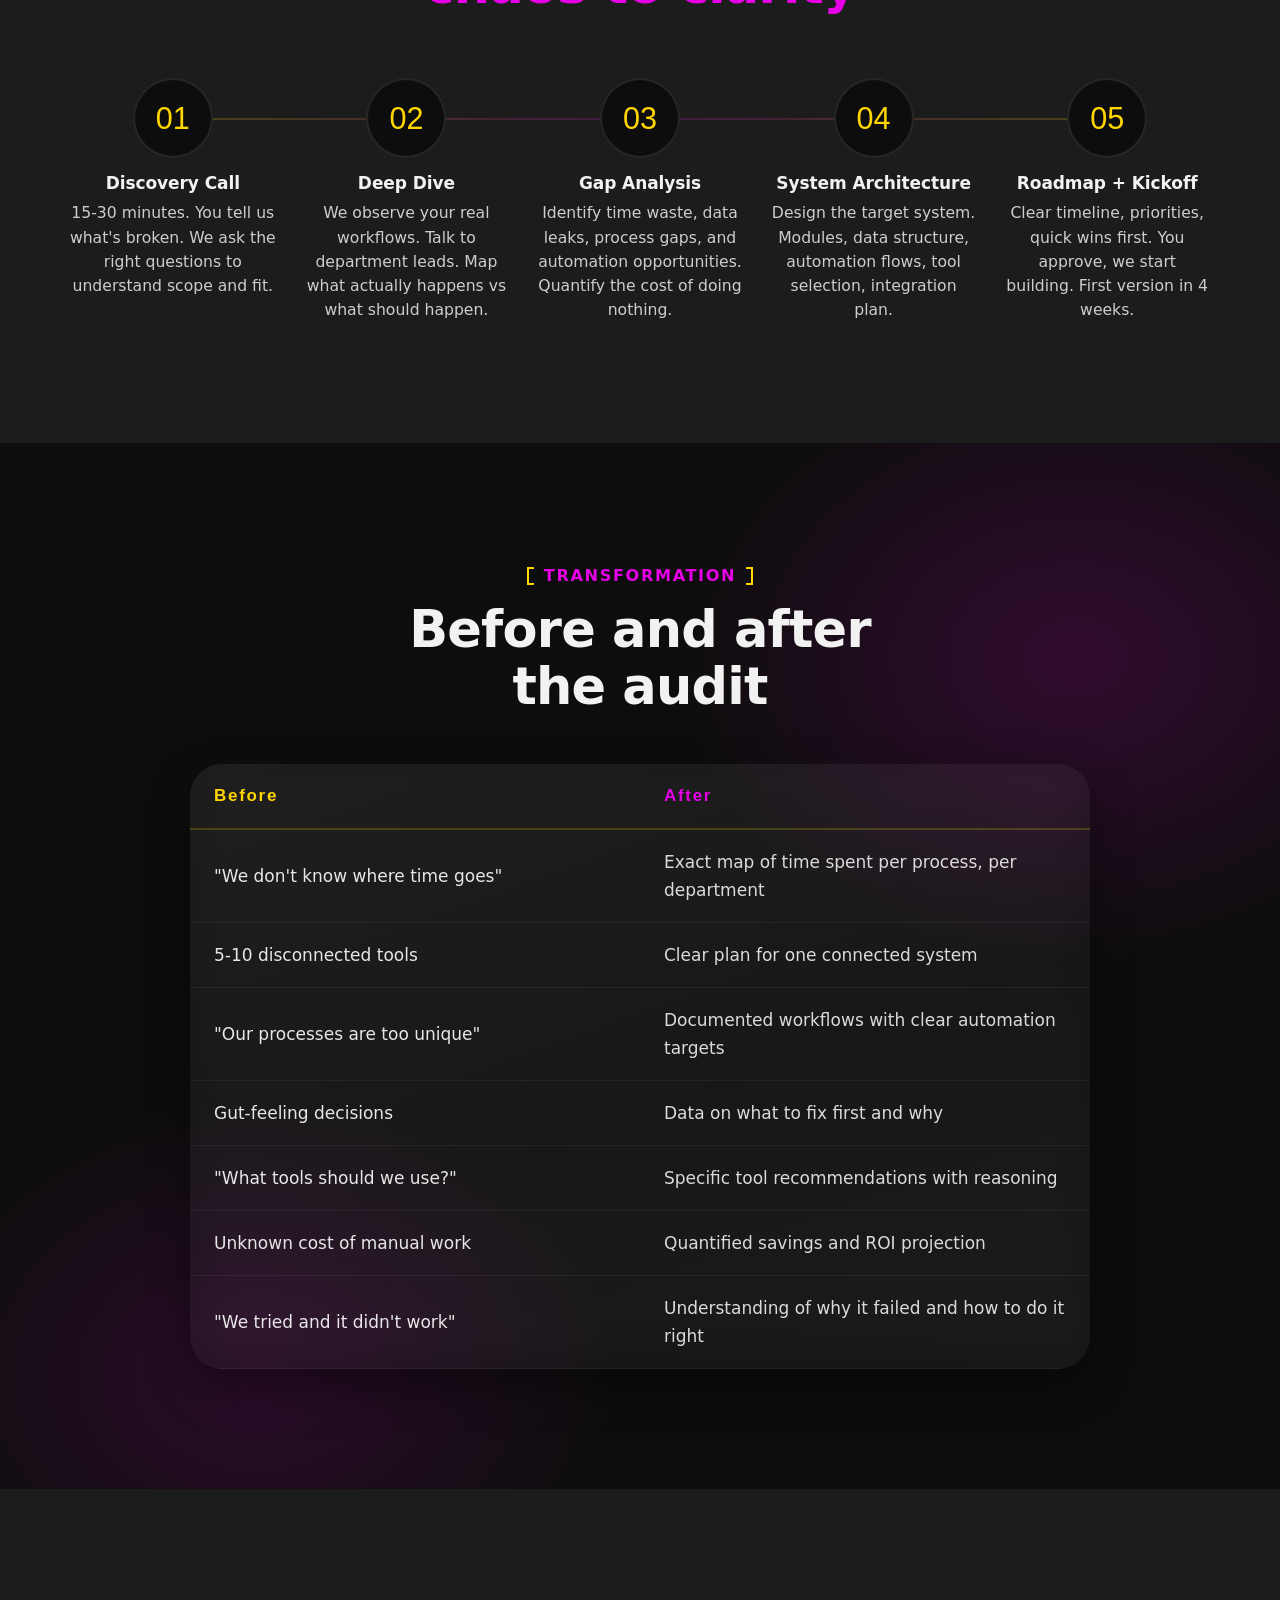
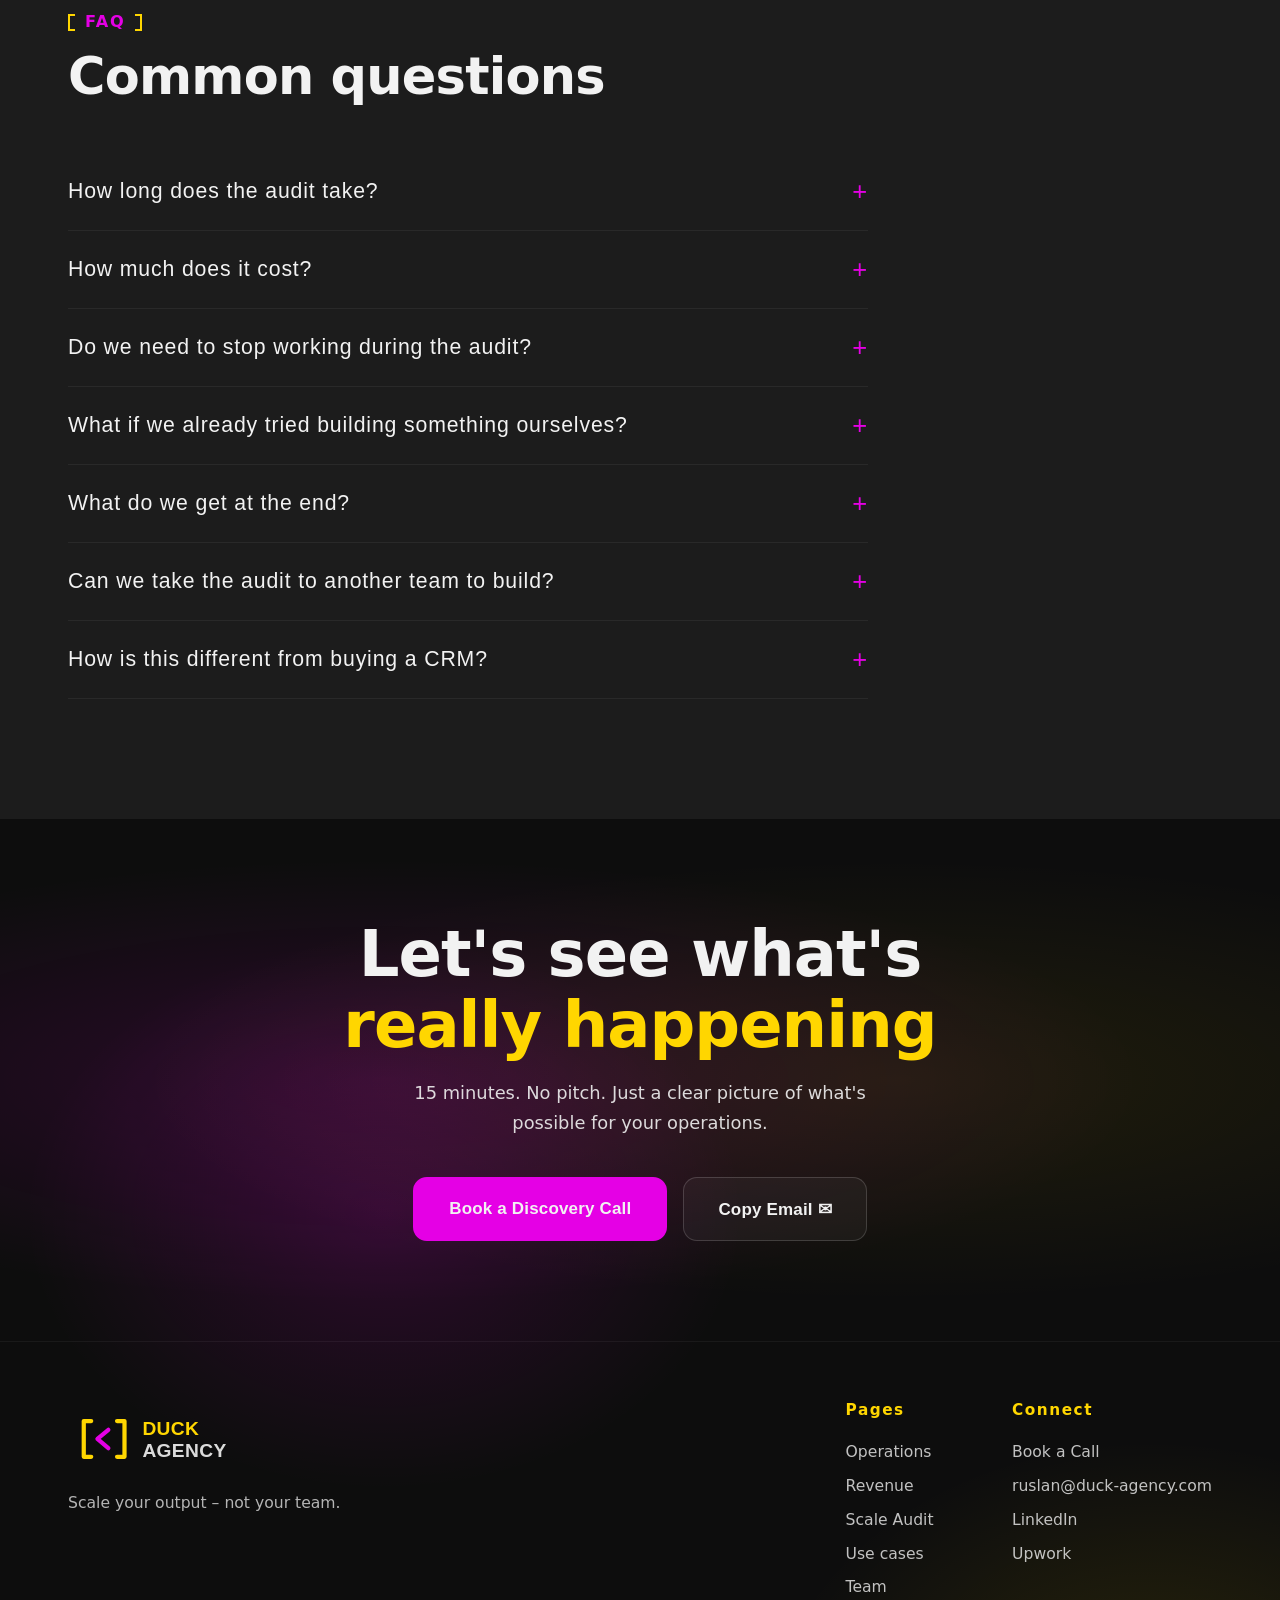
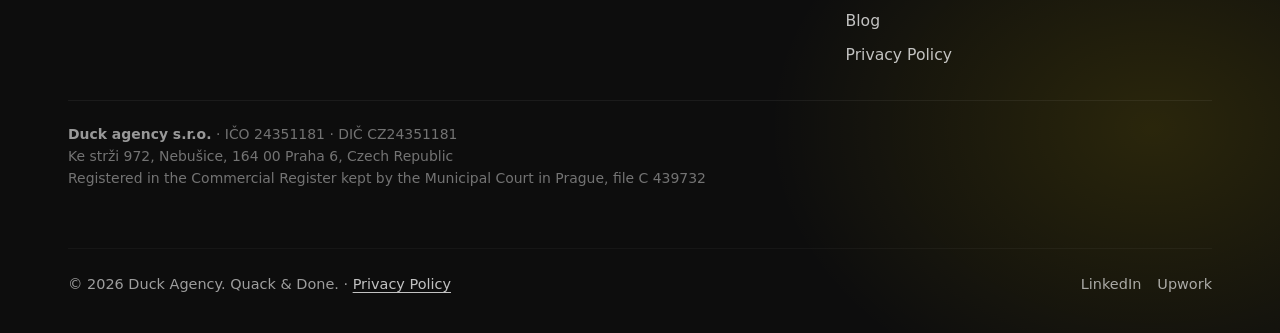
<file: process-audit.html>
<!DOCTYPE html>
<html lang="en">
<head>
  <meta charset="UTF-8">
  <meta name="viewport" content="width=device-width, initial-scale=1.0">
  <title>Process Audit & System Design – Duck Agency</title>
  <meta name="description" content="We map how your business actually works, find where time and money leak out, and design a custom system architecture. Process audit, system design, and a clear automation roadmap.">
  <meta name="keywords" content="business process audit, operations consulting, workflow analysis, system design, automation roadmap, process improvement">
  <meta name="robots" content="index, follow, max-image-preview:large, max-snippet:-1, max-video-preview:-1">
  <link rel="canonical" href="https://duck-agency.com/process-audit">
  <link rel="icon" type="image/svg+xml" href="assets/icon-flat-small.svg">
  <link rel="icon" type="image/png" sizes="32x32" href="assets/favicon-32.png">
  <link rel="icon" type="image/png" sizes="16x16" href="assets/favicon-16.png">
  <link rel="apple-touch-icon" sizes="180x180" href="assets/apple-touch-icon-180.png">
  <link rel="manifest" href="site.webmanifest">
  <!-- Open Graph -->
  <meta property="og:type" content="website">
  <meta property="og:url" content="https://duck-agency.com/process-audit">
  <meta property="og:site_name" content="Duck Agency">
  <meta property="og:title" content="Process Audit & System Design – Duck Agency">
  <meta property="og:description" content="We map how your business actually works, find where time and money leak out, and design a custom system architecture with a clear automation roadmap.">
  <!-- Twitter Card -->
  <meta name="twitter:card" content="summary_large_image">
  <meta name="twitter:title" content="Process Audit & System Design – Duck Agency">
  <meta name="twitter:description" content="We map how your business actually works, find where time and money leak out, and design a custom system architecture.">
  <meta property="og:image" content="https://duck-agency.com/assets/og-image-1200x630.png">
  <meta name="twitter:image" content="https://duck-agency.com/assets/og-image-1200x630.png">
  <link rel="stylesheet" href="style.css">
  <link rel="stylesheet" href="duck-refresh.css">
  <!-- seo-extra -->
  <meta name="theme-color" content="#0D0D0D">
  <meta name="author" content="Duck Agency">
  <meta property="og:locale" content="en_US">
  <meta property="og:image:alt" content="Duck Agency — Quack &amp; Done">
  <meta name="twitter:image:alt" content="Duck Agency — Quack &amp; Done">
  <link rel="preconnect" href="https://api.fontshare.com" crossorigin>
  <link rel="stylesheet" href="https://api.fontshare.com/v2/css?f[]=involve@400,700&display=swap">

  <!-- seo-jsonld -->
  <script type="application/ld+json">
{"@context": "https://schema.org", "@type": "Service", "name": "Process Audit & System Design", "url": "https://duck-agency.com/process-audit", "description": "We map how your business actually works, find where time and money leak out, and design a custom system architecture. Process audit, system design, and a clear automation roadmap.", "isPartOf": {"@type": "WebSite", "name": "Duck Agency", "url": "https://duck-agency.com/"}, "publisher": {"@type": "Organization", "name": "Duck Agency", "url": "https://duck-agency.com/", "logo": "https://duck-agency.com/assets/og-image-1200x630.png"}, "serviceType": "Process Audit & System Design", "provider": {"@type": "Organization", "name": "Duck Agency", "url": "https://duck-agency.com/"}, "areaServed": ["United States", "Europe"]}
  </script>
  <script type="application/ld+json">
{"@context": "https://schema.org", "@type": "BreadcrumbList", "itemListElement": [{"@type": "ListItem", "position": 1, "name": "Home", "item": "https://duck-agency.com/"}, {"@type": "ListItem", "position": 2, "name": "Process Audit", "item": "https://duck-agency.com/process-audit"}]}
  </script>
</head>
<body>
<svg style="position:absolute;width:0;height:0" aria-hidden="true">
  <filter id="duck-glass-refraction" primitiveUnits="objectBoundingBox">
    <feImage href="[data-uri]" x="0" y="0" width="1" height="1" preserveAspectRatio="none" result="map"/>
    <feGaussianBlur in="SourceGraphic" stdDeviation="0.006" result="blur"/>
    <feDisplacementMap in="blur" in2="map" scale="0.014" xChannelSelector="R" yChannelSelector="G"/>
  </filter>

  <!-- курсор: пропорции как в референсе (круг ~30px), поэтому scale=1 работает как задумано -->
  <filter id="duck-glass-cursor" primitiveUnits="objectBoundingBox">
    <feImage href="[data-uri]" x="0" y="0" width="1" height="1" preserveAspectRatio="none" result="cmap"/>
    <feGaussianBlur in="SourceGraphic" stdDeviation="0.02" result="cblur"/>
    <feDisplacementMap in="cblur" in2="cmap" scale="1" xChannelSelector="R" yChannelSelector="G"/>
  </filter>
</svg>

<!-- NAV -->
<nav class="nav">
  <div class="nav-inner">
    <a href="/" class="nav-logo"><img src="assets/logo-nav-white.svg" alt="Duck Agency" width="210" height="34"></a>
    <div class="nav-links">
      <a href="/operations">Operations</a>
      <a href="/revenue">Revenue</a>
      <a href="/scale-audit" class="active">Scale Audit</a>
      <a href="/use-cases">Results</a>
      <a href="/#team">Team</a>
    </div>
    <a href="https://calendly.com/ruslan-duck-agency/30min" target="_blank" rel="noopener" class="nav-cta"><span>Book a Call →</span></a>
    <button class="hamburger" aria-label="Menu"><span></span><span></span><span></span></button>
  </div>
</nav>
<div class="mobile-menu">
  <a href="/operations">Operations</a>
  <a href="/revenue">Revenue</a>
  <a href="/scale-audit" class="active">Scale Audit</a>
  <a href="/use-cases">Results</a>
  <a href="/#team">Team</a>
  <a href="https://calendly.com/ruslan-duck-agency/30min" target="_blank" rel="noopener" style="color:var(--yellow)">Book a Call →</a>
</div>

<!-- PAGE HEADER -->
<section class="page-header">
  <div class="container">
    <span class="section-eyebrow hero-enter">Starting Point</span>
    <h1 class="hero-enter">We don't guess.<br><span class="pink">We observe.</span></h1>
    <p class="section-sub hero-enter">Every project starts with understanding how your business actually works. Not what the founder thinks happens. What really happens. That's where the real problems and real solutions live.</p>
  </div>
</section>

<!-- WHY AUDIT FIRST -->
<section class="section-pad" style="padding-top:40px">
  <div class="container">
    <div style="display:grid;grid-template-columns:1fr 1fr;gap:64px;align-items:start" class="tools-two-col">
      <div class="fade-in">
        <span class="section-eyebrow">Why Audit First</span>
        <h2 class="section-title">Building without<br>understanding is<br><span class="yellow">building twice.</span></h2>
        <p class="section-sub" style="margin-bottom:20px">Most failed automation projects skip this step. They buy software first, then try to make their business fit the tool. We do it the other way around.</p>
        <p class="section-sub" style="margin-bottom:20px">The audit reveals what you can't see from the inside. We've found teams doing the same data entry three times because nobody knew the others were doing it. We've found workarounds that cost thousands per month in wasted time. We've found the real bottleneck that nobody was talking about.</p>
        <p class="section-sub">The difference between a system that gets used and one that collects dust starts here.</p>
      </div>
      <div class="fade-in">
        <div style="background:var(--grey);border-radius:var(--radius);padding:36px;border:1px solid rgba(255,255,255,0.05)">
          <h3 style="margin-bottom:24px;color:var(--yellow)">What the audit reveals</h3>
          <div style="display:flex;flex-direction:column;gap:16px">
            <div style="display:flex;gap:14px;align-items:flex-start">
              <span style="color:var(--pink);font-family:'Involve';font-size:1.4rem;line-height:1">01</span>
              <div><h4 style="font-size:1rem;margin-bottom:4px">Hidden time waste</h4><p style="font-size:0.85rem;color:rgba(239,239,239,0.84)">Duplicate data entry, manual steps that could be automated, unnecessary handoffs between people.</p></div>
            </div>
            <div style="display:flex;gap:14px;align-items:flex-start">
              <span style="color:var(--pink);font-family:'Involve';font-size:1.4rem;line-height:1">02</span>
              <div><h4 style="font-size:1rem;margin-bottom:4px">Process gaps</h4><p style="font-size:0.85rem;color:rgba(239,239,239,0.84)">Steps that get skipped, workarounds nobody documented, historical rules nobody remembers the reason for.</p></div>
            </div>
            <div style="display:flex;gap:14px;align-items:flex-start">
              <span style="color:var(--pink);font-family:'Involve';font-size:1.4rem;line-height:1">03</span>
              <div><h4 style="font-size:1rem;margin-bottom:4px">The real bottlenecks</h4><p style="font-size:0.85rem;color:rgba(239,239,239,0.84)">Not where you think they are. We find where time, money, and quality actually leak out.</p></div>
            </div>
            <div style="display:flex;gap:14px;align-items:flex-start">
              <span style="color:var(--pink);font-family:'Involve';font-size:1.4rem;line-height:1">04</span>
              <div><h4 style="font-size:1rem;margin-bottom:4px">Quick wins</h4><p style="font-size:0.85rem;color:rgba(239,239,239,0.84)">Things you can improve immediately, even before the full system is built. Low effort, high impact.</p></div>
            </div>
            <div style="display:flex;gap:14px;align-items:flex-start">
              <span style="color:var(--pink);font-family:'Involve';font-size:1.4rem;line-height:1">05</span>
              <div><h4 style="font-size:1rem;margin-bottom:4px">System blueprint</h4><p style="font-size:0.85rem;color:rgba(239,239,239,0.84)">A clear architecture for what to build, which tools to use, and in what order. No guessing.</p></div>
            </div>
          </div>
        </div>
      </div>
    </div>
  </div>
</section>

<!-- PROCESS STEPS -->
<section class="section-pad" style="background:var(--grey)">
  <div class="container">
    <div style="text-align:center;margin-bottom:64px">
      <span class="section-eyebrow fade-in">The Process</span>
      <h2 class="section-title fade-in">How we go from<br><span class="pink">chaos to clarity</span></h2>
    </div>

    <div class="process-steps">
      <div class="step fade-in stagger-1">
        <div class="step-num">01</div>
        <h4>Discovery Call</h4>
        <p>15-30 minutes. You tell us what's broken. We ask the right questions to understand scope and fit.</p>
      </div>
      <div class="step fade-in stagger-2">
        <div class="step-num">02</div>
        <h4>Deep Dive</h4>
        <p>We observe your real workflows. Talk to department leads. Map what actually happens vs what should happen.</p>
      </div>
      <div class="step fade-in stagger-3">
        <div class="step-num">03</div>
        <h4>Gap Analysis</h4>
        <p>Identify time waste, data leaks, process gaps, and automation opportunities. Quantify the cost of doing nothing.</p>
      </div>
      <div class="step fade-in stagger-4">
        <div class="step-num">04</div>
        <h4>System Architecture</h4>
        <p>Design the target system. Modules, data structure, automation flows, tool selection, integration plan.</p>
      </div>
      <div class="step fade-in stagger-5">
        <div class="step-num">05</div>
        <h4>Roadmap + Kickoff</h4>
        <p>Clear timeline, priorities, quick wins first. You approve, we start building. First version in 4 weeks.</p>
      </div>
    </div>
  </div>
</section>

<!-- BEFORE / AFTER -->
<section class="section-pad">
  <div class="container">
    <div style="text-align:center;margin-bottom:48px">
      <span class="section-eyebrow fade-in">Transformation</span>
      <h2 class="section-title fade-in">Before and after<br>the audit</h2>
    </div>

    <div style="max-width:900px;margin:0 auto">
      <table class="comparison-table fade-in">
        <thead>
          <tr>
            <th style="width:50%">Before</th>
            <th style="width:50%">After</th>
          </tr>
        </thead>
        <tbody>
          <tr>
            <td>"We don't know where time goes"</td>
            <td>Exact map of time spent per process, per department</td>
          </tr>
          <tr>
            <td>5-10 disconnected tools</td>
            <td>Clear plan for one connected system</td>
          </tr>
          <tr>
            <td>"Our processes are too unique"</td>
            <td>Documented workflows with clear automation targets</td>
          </tr>
          <tr>
            <td>Gut-feeling decisions</td>
            <td>Data on what to fix first and why</td>
          </tr>
          <tr>
            <td>"What tools should we use?"</td>
            <td>Specific tool recommendations with reasoning</td>
          </tr>
          <tr>
            <td>Unknown cost of manual work</td>
            <td>Quantified savings and ROI projection</td>
          </tr>
          <tr>
            <td>"We tried and it didn't work"</td>
            <td>Understanding of why it failed and how to do it right</td>
          </tr>
        </tbody>
      </table>
    </div>
  </div>
</section>

<!-- FAQ -->
<section class="section-pad" style="background:var(--grey)">
  <div class="container">
    <span class="section-eyebrow fade-in">FAQ</span>
    <h2 class="section-title fade-in" style="margin-bottom:48px">Common questions</h2>

    <div class="faq-list">
      <div class="faq-item fade-in">
        <button class="faq-q">How long does the audit take?<span class="icon">+</span></button>
        <div class="faq-a"><p>Typically 1-2 weeks depending on company size and complexity. For smaller companies (15-30 people), it's closer to one week. For larger operations with multiple departments, two weeks.</p></div>
      </div>
      <div class="faq-item fade-in">
        <button class="faq-q">How much does it cost?<span class="icon">+</span></button>
        <div class="faq-a"><p>The audit is usually included as the first phase of a project engagement. For standalone audits, we can discuss pricing on the discovery call. The investment typically pays for itself in the first month of implementation through the quick wins we identify.</p></div>
      </div>
      <div class="faq-item fade-in">
        <button class="faq-q">Do we need to stop working during the audit?<span class="icon">+</span></button>
        <div class="faq-a"><p>No. We observe your team in their natural workflow. We'll need some time with department leads for interviews, but the day-to-day keeps running. The less you change for us, the more accurate the audit.</p></div>
      </div>
      <div class="faq-item fade-in">
        <button class="faq-q">What if we already tried building something ourselves?<span class="icon">+</span></button>
        <div class="faq-a"><p>About 40% of our clients started building something themselves. That's actually useful. The audit will assess what you've built, what works, what doesn't, and what can be salvaged. We don't start from scratch if we don't have to.</p></div>
      </div>
      <div class="faq-item fade-in">
        <button class="faq-q">What do we get at the end?<span class="icon">+</span></button>
        <div class="faq-a"><p>A complete system blueprint: documented current processes, identified gaps and waste, recommended system architecture, tool selection with reasoning, implementation roadmap with priorities, and quick wins you can start using immediately.</p></div>
      </div>
      <div class="faq-item fade-in">
        <button class="faq-q">Can we take the audit to another team to build?<span class="icon">+</span></button>
        <div class="faq-a"><p>Yes. The audit deliverable is yours. If you want to use it internally or with another team, that's fine. Most clients continue with us because we already understand the business, but you're not locked in.</p></div>
      </div>
      <div class="faq-item fade-in">
        <button class="faq-q">How is this different from buying a CRM?<span class="icon">+</span></button>
        <div class="faq-a"><p>Buying a CRM is choosing a tool before understanding the problem. The audit ensures you understand your actual workflows first, then pick the right solution. That's why our systems get used and off-the-shelf CRMs collect dust.</p></div>
      </div>
    </div>
  </div>
</section>

<!-- CTA -->
<section class="cta-section">
  <div class="container">
    <h2 class="fade-in">Let's see what's<br><span class="yellow">really happening</span></h2>
    <p class="fade-in">15 minutes. No pitch. Just a clear picture of what's possible for your operations.</p>
    <div class="cta-actions fade-in">
      <a href="https://calendly.com/ruslan-duck-agency/30min" target="_blank" rel="noopener" class="btn btn-pink">Book a Discovery Call</a>
      <button onclick="copyEmail()" class="btn btn-secondary">Copy Email ✉</button>
    </div>
  </div>
</section>

<!-- FOOTER -->
<footer class="footer">
  <div class="container">
    <div class="footer-inner">
      <div class="footer-brand">
        <img src="assets/logo-footer-2lines.svg" alt="Duck Agency">
        <p>Scale your output – not your team.</p>
      </div>
      <div class="footer-links">
        <div class="footer-col">
          <h4>Pages</h4>
          <a href="/operations">Operations</a>
          <a href="/revenue">Revenue</a>
          <a href="/scale-audit">Scale Audit</a>
          <a href="/use-cases">Use cases</a>
          <a href="/#team">Team</a>
          <a href="/blog">Blog</a>
          <a href="/privacy-policy">Privacy Policy</a>
        </div>
        <div class="footer-col">
          <h4>Connect</h4>
          <a href="https://calendly.com/ruslan-duck-agency/30min" target="_blank">Book a Call</a>
          <a href="mailto:ruslan@duck-agency.com">ruslan@duck-agency.com</a>
          <a href="https://www.linkedin.com/in/ruslan-idrysov-duck-agency/" target="_blank">LinkedIn</a>
          <a href="https://www.upwork.com/freelancers/~01691c71b40f955a52" target="_blank">Upwork</a>
        </div>
      </div>
    </div>
    <div class="footer-legal">
      <p><strong>Duck agency s.r.o.</strong> &middot; IČO 24351181 &middot; DIČ CZ24351181</p>
      <p>Ke strži 972, Nebušice, 164 00 Praha 6, Czech Republic</p>
      <p>Registered in the Commercial Register kept by the Municipal Court in Prague, file C 439732</p>
    </div>
    <div class="footer-bottom">
      <p>&copy; 2026 Duck Agency. Quack &amp; Done. &middot; <a href="/privacy-policy">Privacy Policy</a></p>
      <div class="footer-socials">
        <a href="https://www.linkedin.com/in/ruslan-idrysov-duck-agency/" target="_blank">LinkedIn</a>
        <a href="https://www.upwork.com/freelancers/~01691c71b40f955a52" target="_blank">Upwork</a>
      </div>
    </div>
  </div>
</footer>

<style>
  @media (max-width: 768px) {
    .tools-two-col { grid-template-columns: 1fr !important; gap: 32px !important; }
  }
</style>
<script src="main.js"></script>
</body>
</html>
</file>
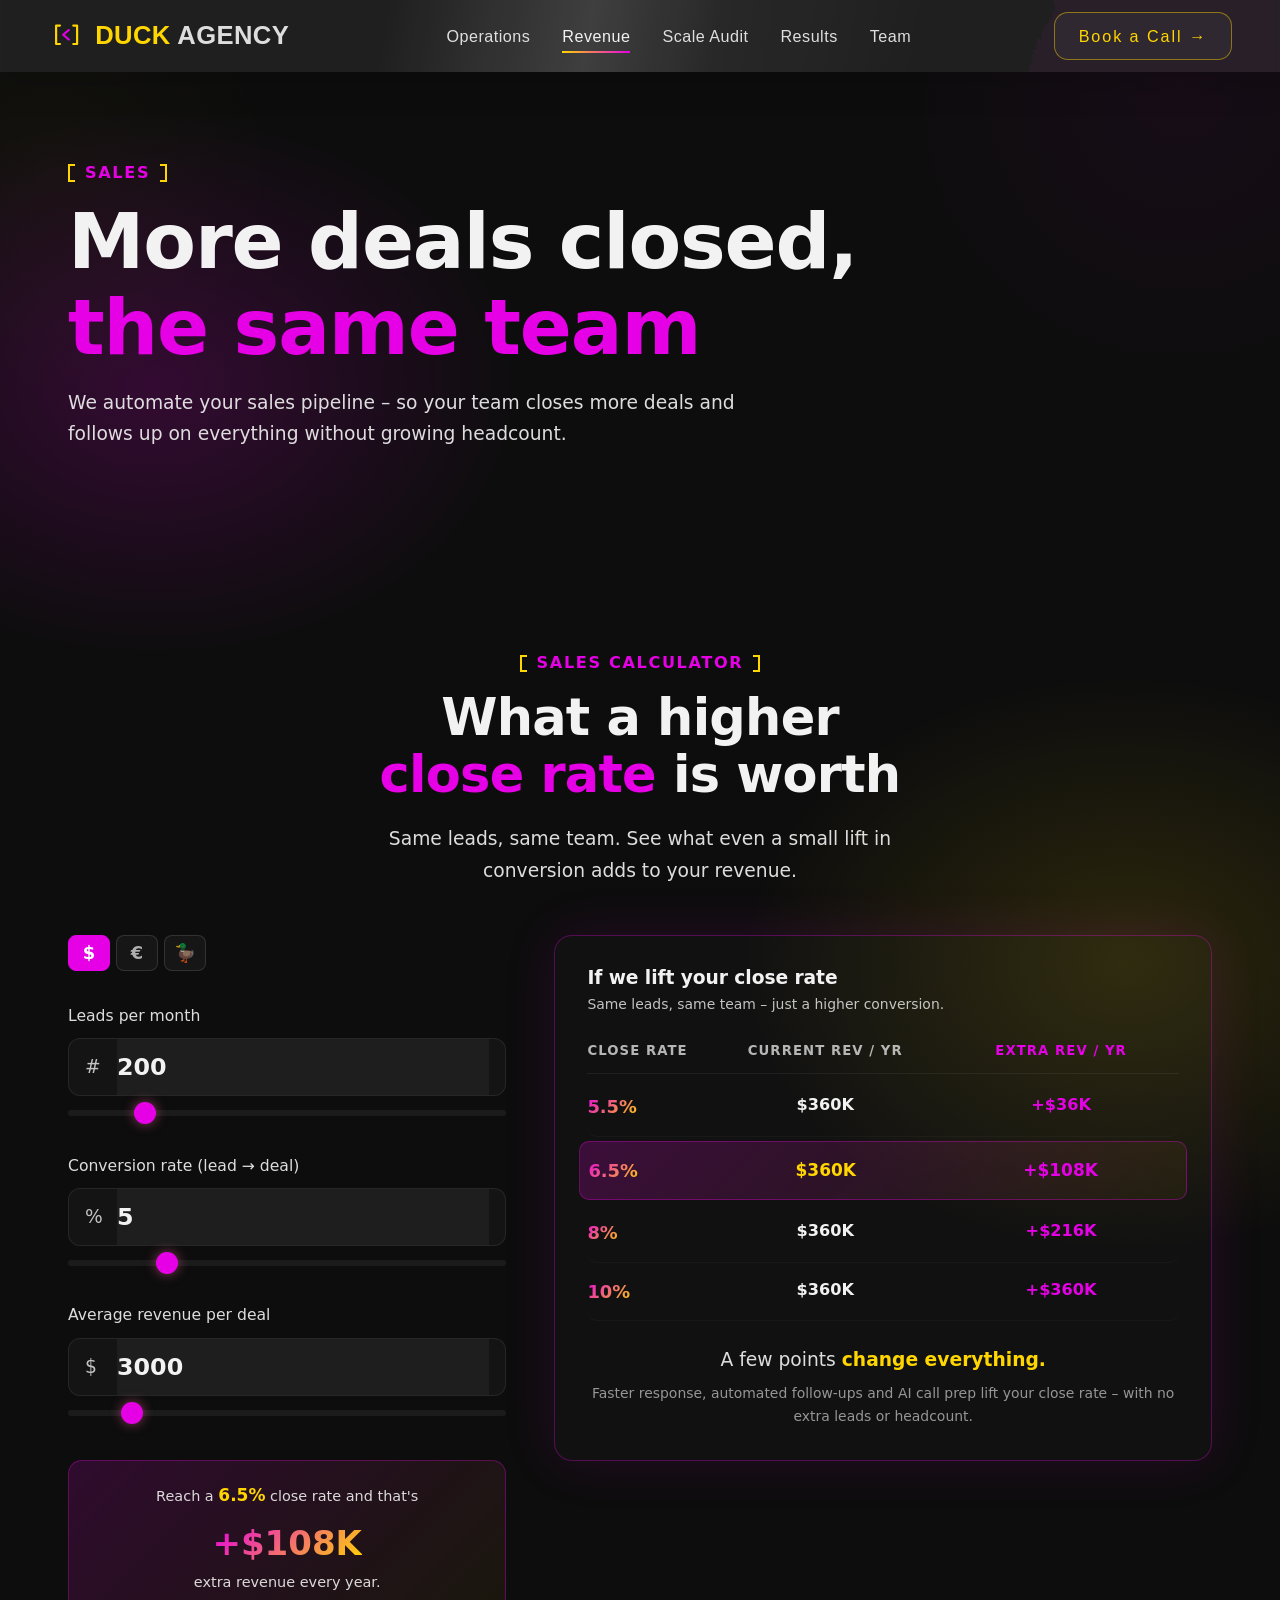
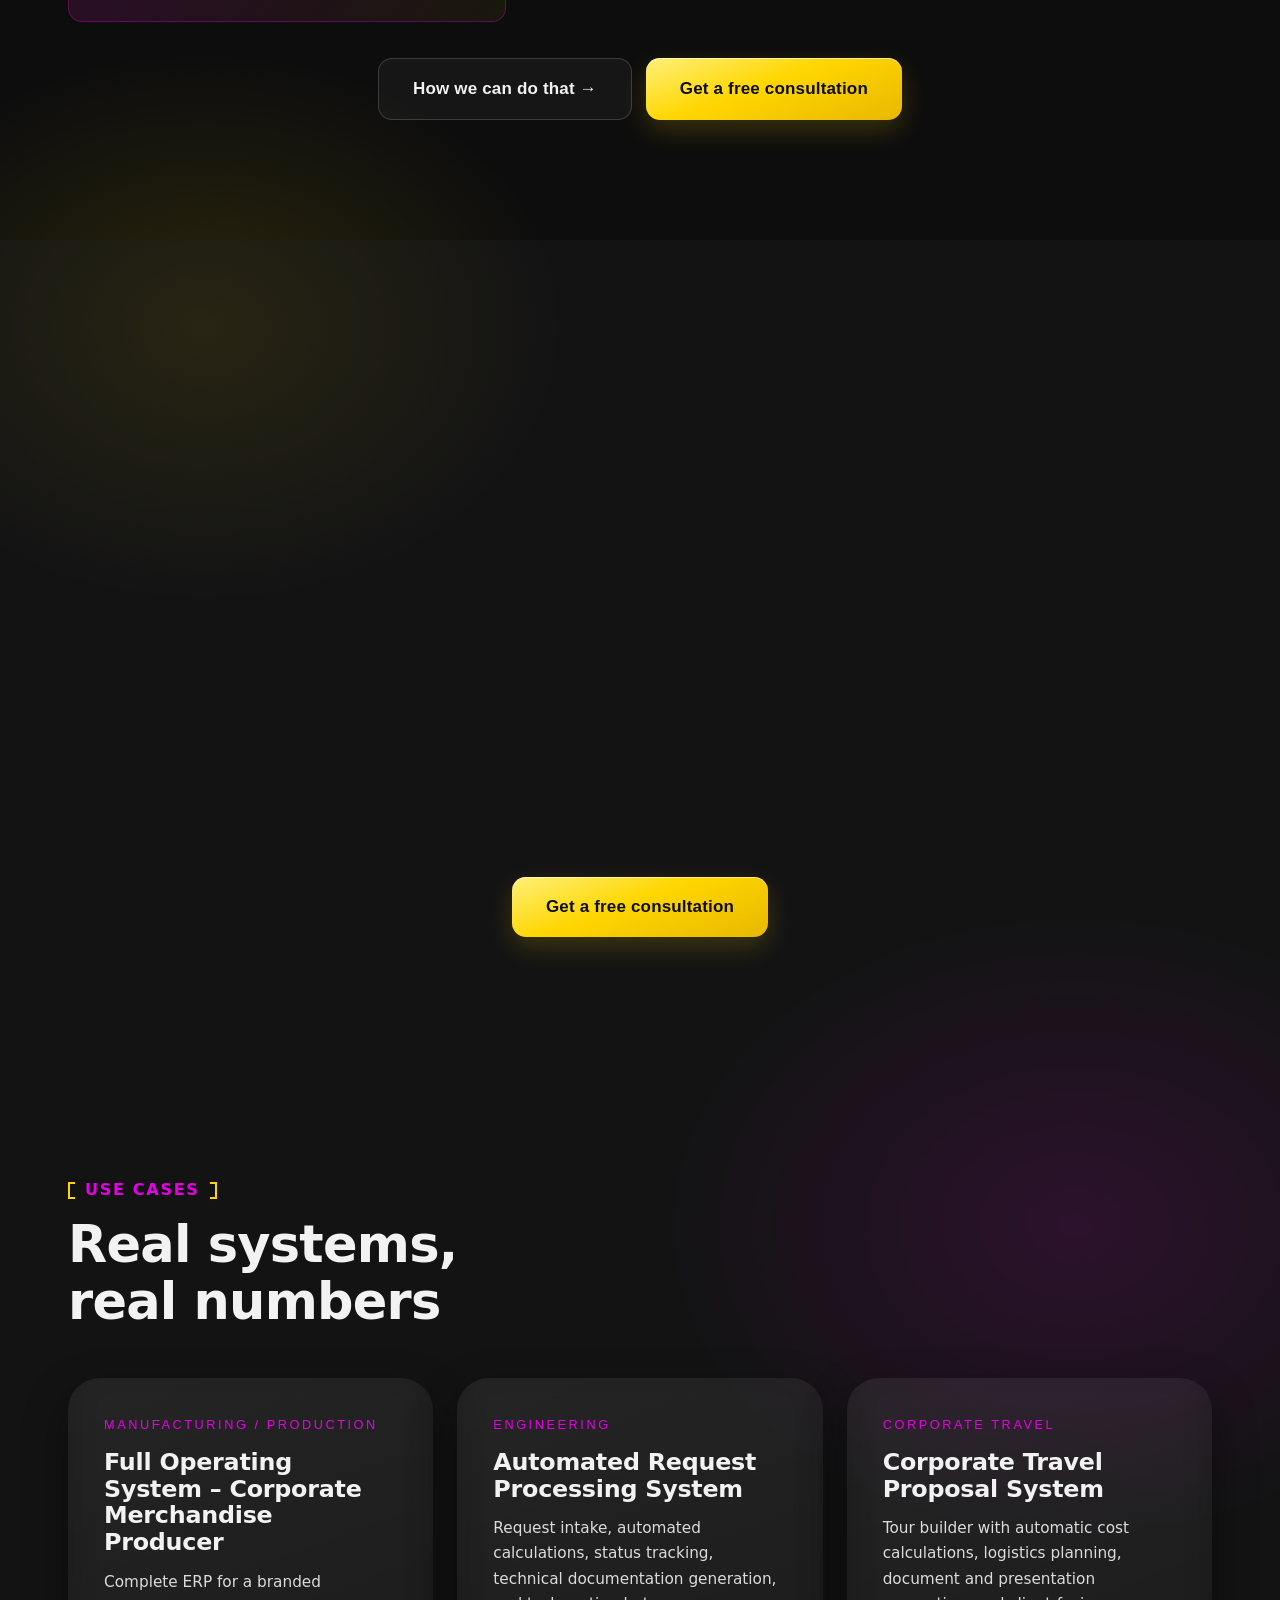
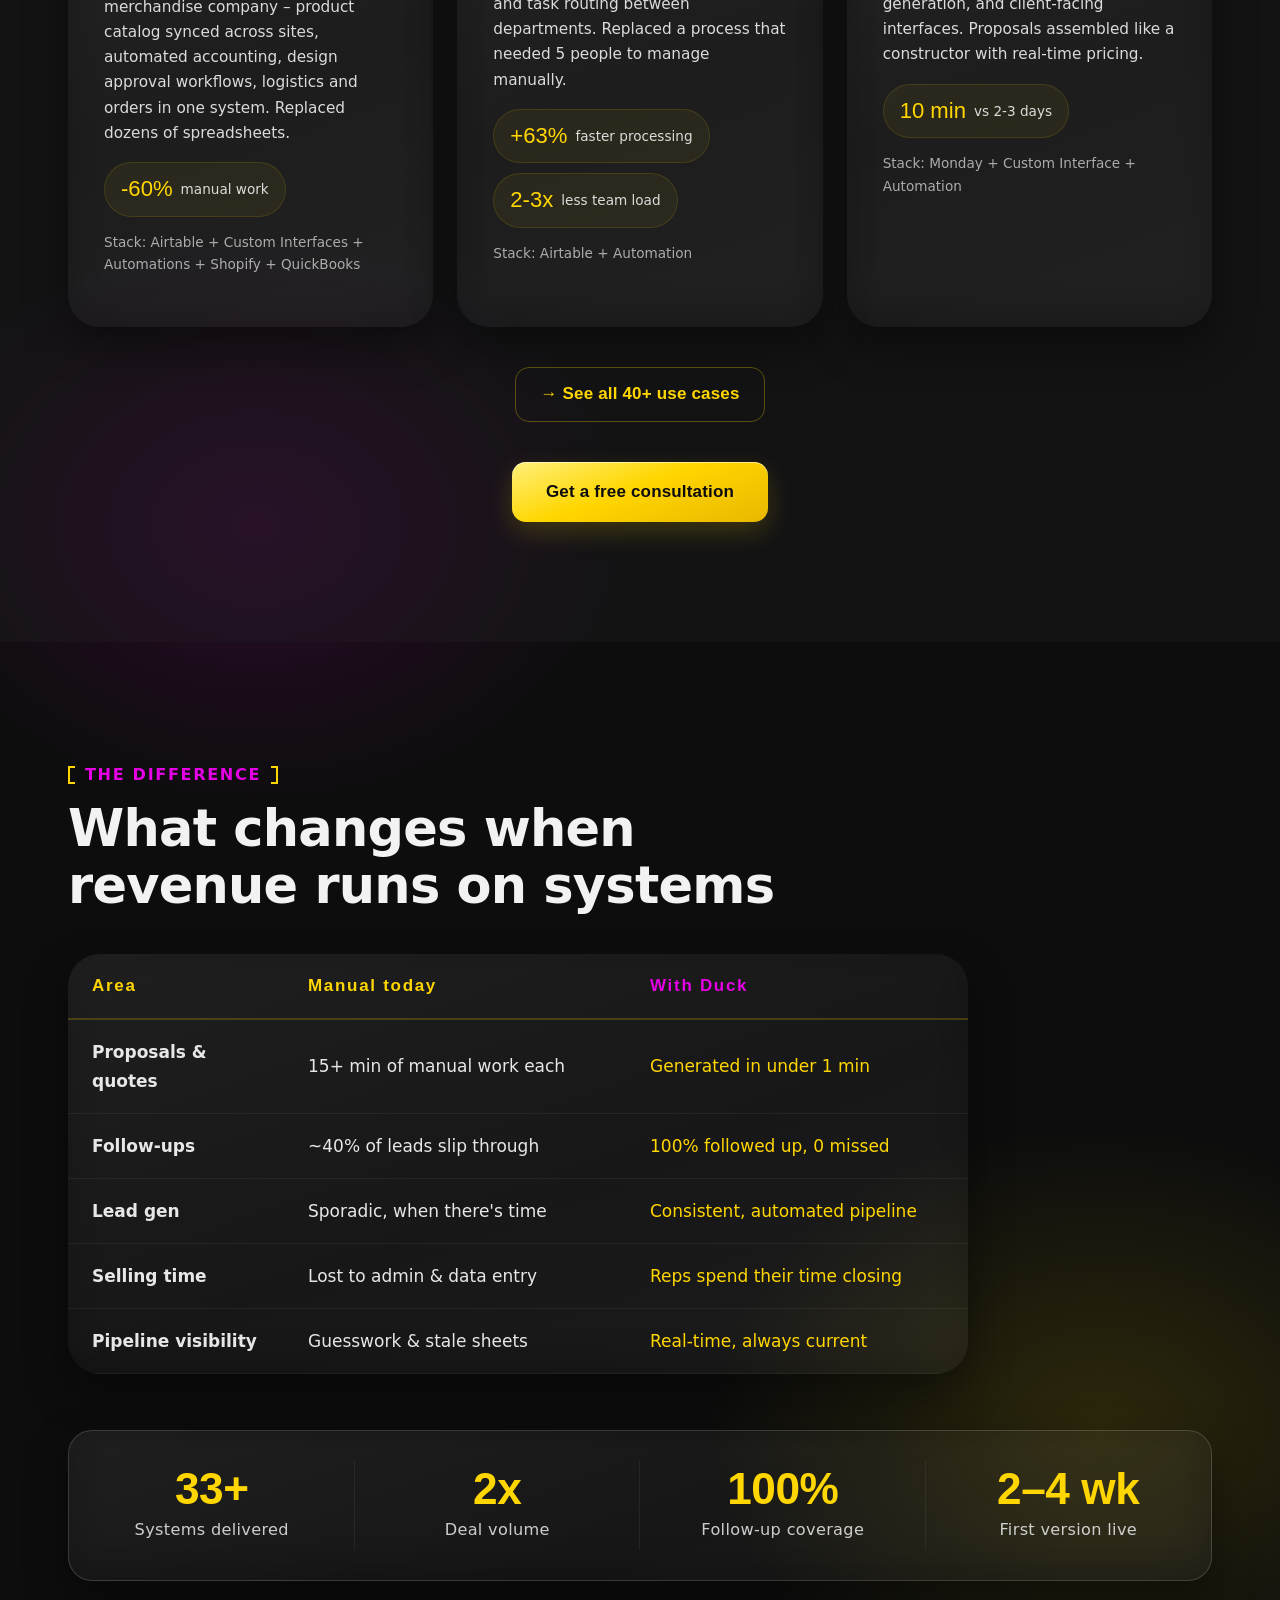
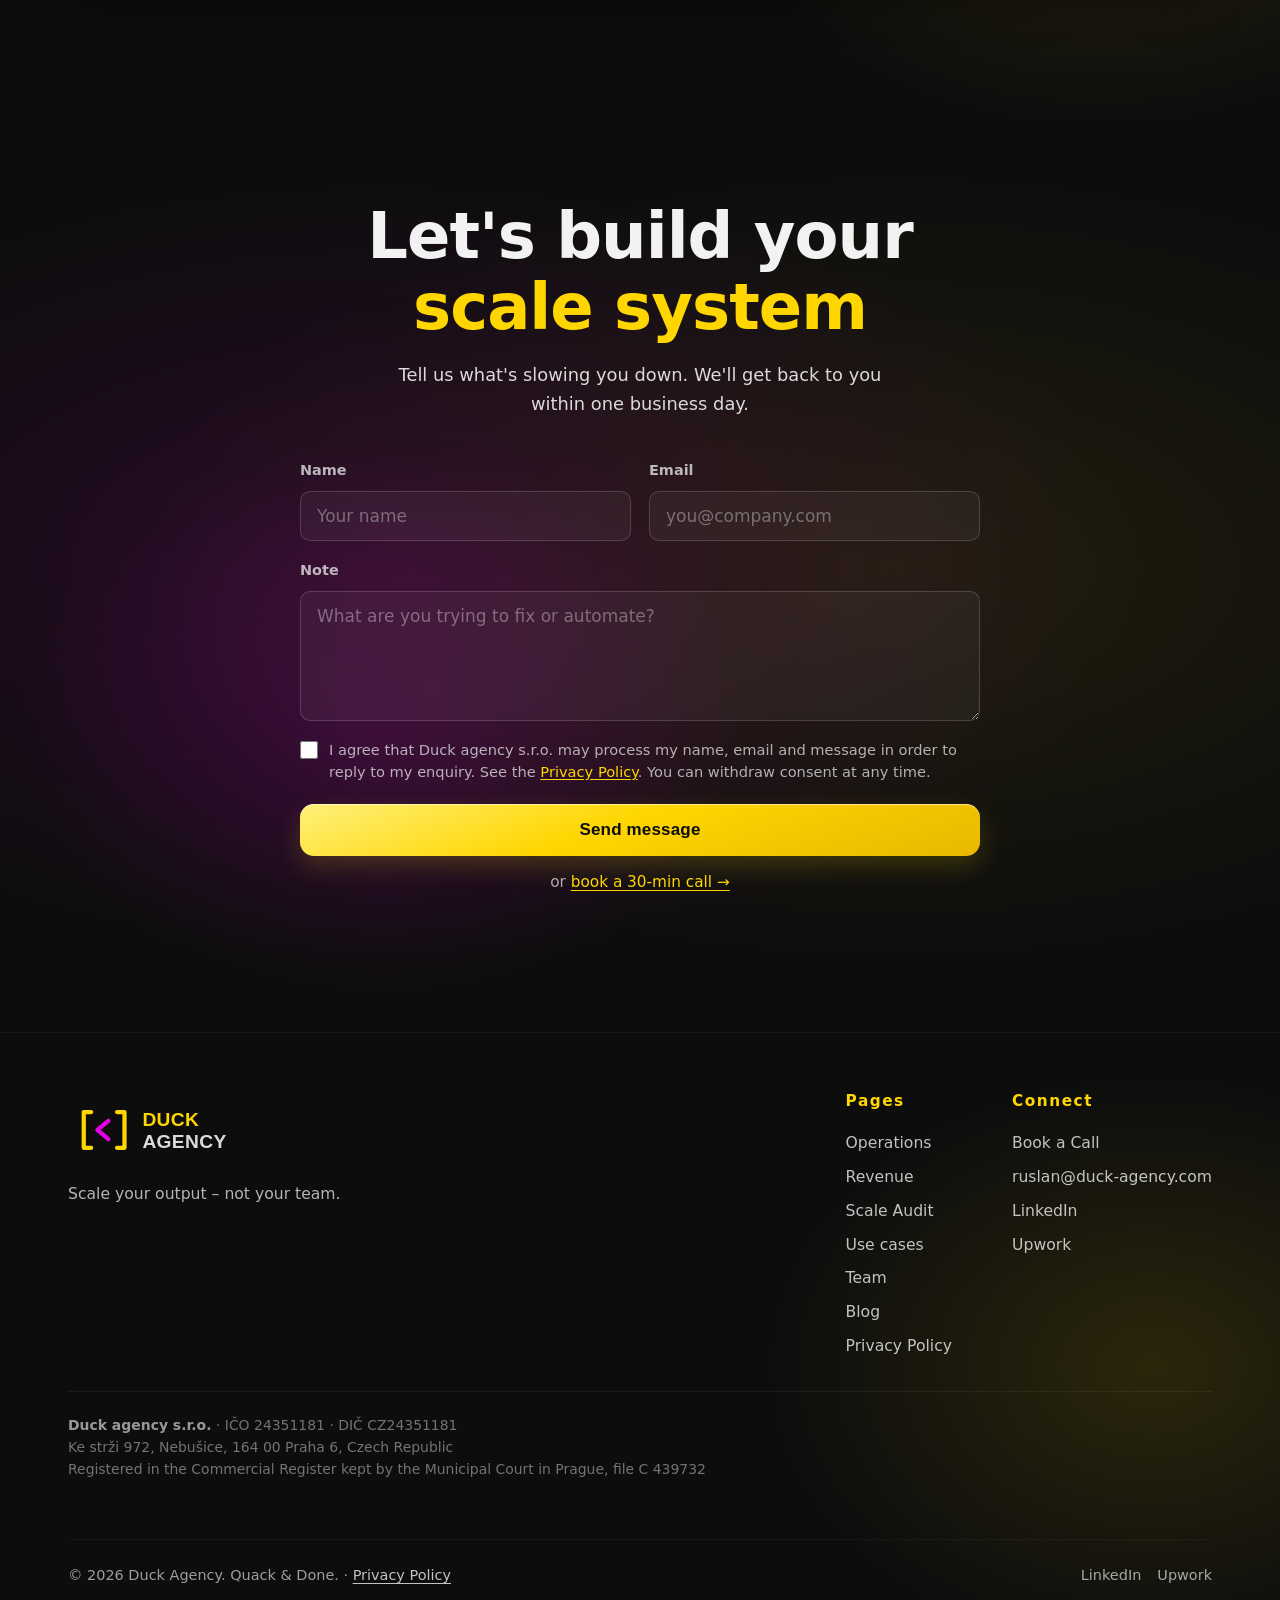
<file: revenue.html>
<!DOCTYPE html>
<html lang="en">
<head>
  <meta charset="UTF-8">
  <meta name="viewport" content="width=device-width, initial-scale=1.0">
  <title>Sales Efficiency – Duck Agency</title>
  <meta name="description" content="We automate your sales pipeline – so your team closes more deals without growing headcount. CRM, proposals, quotes, and follow-up automation.">
  <meta name="keywords" content="sales automation, CRM automation, proposal generation, quote automation, follow-up sequences, sales operations">
  <meta name="robots" content="index, follow, max-image-preview:large, max-snippet:-1, max-video-preview:-1">
  <link rel="canonical" href="https://duck-agency.com/revenue">
  <link rel="icon" type="image/svg+xml" href="assets/icon-flat-small.svg">
  <link rel="icon" type="image/png" sizes="32x32" href="assets/favicon-32.png">
  <link rel="icon" type="image/png" sizes="16x16" href="assets/favicon-16.png">
  <link rel="apple-touch-icon" sizes="180x180" href="assets/apple-touch-icon-180.png">
  <link rel="manifest" href="site.webmanifest">
  <meta property="og:type" content="website">
  <meta property="og:url" content="https://duck-agency.com/revenue">
  <meta property="og:site_name" content="Duck Agency">
  <meta property="og:title" content="Sales Efficiency – Duck Agency">
  <meta property="og:description" content="Automate your sales pipeline – close more deals without growing headcount.">
  <meta name="twitter:card" content="summary_large_image">
  <meta name="twitter:title" content="Sales Efficiency – Duck Agency">
  <meta name="twitter:description" content="Automate your sales pipeline – close more deals without growing headcount.">
  <meta property="og:image" content="https://duck-agency.com/assets/og-image-1200x630.png">
  <meta name="twitter:image" content="https://duck-agency.com/assets/og-image-1200x630.png">
  <link rel="stylesheet" href="style.css">
  <link rel="stylesheet" href="duck-refresh.css">
  <!-- seo-extra -->
  <meta name="theme-color" content="#0D0D0D">
  <meta name="author" content="Duck Agency">
  <meta property="og:locale" content="en_US">
  <meta property="og:image:alt" content="Duck Agency — Quack &amp; Done">
  <meta name="twitter:image:alt" content="Duck Agency — Quack &amp; Done">
  <link rel="preconnect" href="https://api.fontshare.com" crossorigin>
  <link rel="stylesheet" href="https://api.fontshare.com/v2/css?f[]=involve@400,700&display=swap">

  <!-- seo-jsonld -->
  <script type="application/ld+json">
{"@context": "https://schema.org", "@type": "Service", "name": "Sales Automation", "url": "https://duck-agency.com/revenue", "description": "We automate your sales pipeline \u2013 so your team closes more deals without growing headcount. CRM, proposals, quotes, and follow-up automation.", "isPartOf": {"@type": "WebSite", "name": "Duck Agency", "url": "https://duck-agency.com/"}, "publisher": {"@type": "Organization", "name": "Duck Agency", "url": "https://duck-agency.com/", "logo": "https://duck-agency.com/assets/og-image-1200x630.png"}, "serviceType": "Sales Automation", "provider": {"@type": "Organization", "name": "Duck Agency", "url": "https://duck-agency.com/"}, "areaServed": ["United States", "Europe"]}
  </script>
  <script type="application/ld+json">
{"@context": "https://schema.org", "@type": "BreadcrumbList", "itemListElement": [{"@type": "ListItem", "position": 1, "name": "Home", "item": "https://duck-agency.com/"}, {"@type": "ListItem", "position": 2, "name": "Sales", "item": "https://duck-agency.com/revenue"}]}
  </script>
</head>
<body>
<svg style="position:absolute;width:0;height:0" aria-hidden="true">
  <filter id="duck-glass-refraction" primitiveUnits="objectBoundingBox">
    <feImage href="[data-uri]" x="0" y="0" width="1" height="1" preserveAspectRatio="none" result="map"/>
    <feGaussianBlur in="SourceGraphic" stdDeviation="0.006" result="blur"/>
    <feDisplacementMap in="blur" in2="map" scale="0.014" xChannelSelector="R" yChannelSelector="G"/>
  </filter>

  <!-- курсор: пропорции как в референсе (круг ~30px), поэтому scale=1 работает как задумано -->
  <filter id="duck-glass-cursor" primitiveUnits="objectBoundingBox">
    <feImage href="[data-uri]" x="0" y="0" width="1" height="1" preserveAspectRatio="none" result="cmap"/>
    <feGaussianBlur in="SourceGraphic" stdDeviation="0.02" result="cblur"/>
    <feDisplacementMap in="cblur" in2="cmap" scale="1" xChannelSelector="R" yChannelSelector="G"/>
  </filter>
</svg>

<!-- NAV -->
<nav class="nav">
  <div class="nav-inner">
    <a href="/" class="nav-logo"><img src="assets/logo-nav-white.svg" alt="Duck Agency" width="210" height="34"></a>
    <div class="nav-links">
      <a href="/operations">Operations</a>
      <a href="/revenue" class="active">Revenue</a>
      <a href="/scale-audit">Scale Audit</a>
      <a href="/use-cases">Results</a>
      <a href="/#team">Team</a>
    </div>
    <a href="https://calendly.com/ruslan-duck-agency/30min" target="_blank" rel="noopener" class="nav-cta"><span>Book a Call →</span></a>
    <button class="hamburger" aria-label="Menu"><span></span><span></span><span></span></button>
  </div>
</nav>
<div class="mobile-menu">
  <a href="/operations">Operations</a>
  <a href="/revenue" class="active">Revenue</a>
  <a href="/scale-audit">Scale Audit</a>
  <a href="/use-cases">Results</a>
  <a href="/#team">Team</a>
  <a href="https://calendly.com/ruslan-duck-agency/30min" target="_blank" rel="noopener" style="color:var(--yellow)">Book a Call →</a>
</div>

<!-- PAGE HEADER -->
<section class="page-header">
  <div class="container">
    <span class="section-eyebrow hero-enter">Sales</span>
    <h1 class="hero-enter">More deals closed,<br><span class="pink">the same team</span></h1>
    <p class="section-sub hero-enter">We automate your sales pipeline – so your team closes more deals and follows up on everything without growing headcount.</p>
  </div>
</section>

<!-- REVENUE CALCULATOR -->
<section class="section-pad" id="roi">
  <div class="container">
    <div style="text-align:center;margin-bottom:48px">
      <span class="section-eyebrow fade-in">Sales Calculator</span>
      <h2 class="section-title fade-in">What a higher<br><span class="pink">close rate</span> is worth</h2>
      <p class="section-sub fade-in" style="margin:0 auto">Same leads, same team. See what even a small lift in conversion adds to your revenue.</p>
    </div>
    <div class="calc-wrapper fade-in" id="revcalc">
      <div class="calc-inputs">
        <div class="cur-toggle" role="group" aria-label="Currency">
          <button type="button" class="cur-btn active" data-cur="$">$</button>
          <button type="button" class="cur-btn" data-cur="€">€</button>
          <button type="button" class="cur-btn" data-cur="🦆">🦆</button>
        </div>
        <div class="calc-field">
          <label>Leads per month</label>
          <div class="calc-input-wrap"><span class="calc-currency">#</span><input type="number" id="rev-leads" value="200" min="50" max="1000"></div>
          <input type="range" class="calc-slider" id="rev-leads-r" min="50" max="1000" step="10" value="200">
        </div>
        <div class="calc-field">
          <label>Conversion rate (lead → deal)</label>
          <div class="calc-input-wrap"><span class="calc-currency">%</span><input type="number" id="rev-conv" value="5" min="1" max="20" step="0.5"></div>
          <input type="range" class="calc-slider" id="rev-conv-r" min="1" max="20" step="0.5" value="5">
        </div>
        <div class="calc-field">
          <label>Average revenue per deal</label>
          <div class="calc-input-wrap"><span class="calc-currency" data-money>$</span><input type="number" id="rev-deal" value="3000" min="500" max="20000"></div>
          <input type="range" class="calc-slider" id="rev-deal-r" min="500" max="20000" step="100" value="3000">
        </div>
        <div class="calc-current-cost"><p>Reach a <strong id="rev-target" style="color:var(--yellow);font-size:1rem">0%</strong> close rate and that's</p><strong id="rev-save">+$0</strong><p>extra revenue every year.</p></div>
      </div>
      <div class="calc-results">
        <div class="calc-results-header">
          <h4>If we lift your close rate</h4>
          <p>Same leads, same team – just a higher conversion.</p>
        </div>
        <div class="calc-table calc-simple3">
          <div class="calc-table-header">
            <div class="calc-th">Close rate</div>
            <div class="calc-th">Current rev / yr</div>
            <div class="calc-th">Extra rev / yr</div>
          </div>
        <div class="calc-row" data-add="0.5"><div class="calc-pct"><span class="cr-rate">0%</span></div><div class="calc-val" data-col="cur">$0</div><div class="calc-val" data-col="ex">+$0</div></div>
        <div class="calc-row" data-add="1.5"><div class="calc-pct"><span class="cr-rate">0%</span></div><div class="calc-val" data-col="cur">$0</div><div class="calc-val" data-col="ex">+$0</div></div>
        <div class="calc-row highlight" data-add="3"><div class="calc-pct"><span class="cr-rate">0%</span></div><div class="calc-val" data-col="cur">$0</div><div class="calc-val" data-col="ex">+$0</div></div>
        <div class="calc-row" data-add="5"><div class="calc-pct"><span class="cr-rate">0%</span></div><div class="calc-val" data-col="cur">$0</div><div class="calc-val" data-col="ex">+$0</div></div>
        </div>
        <div class="calc-bottom-message">
          <p class="calc-investment-text">A few points <span class="yellow">change everything.</span></p>
          <p style="font-size:0.82rem;color:rgba(239,239,239,0.6);margin-top:6px">Faster response, automated follow-ups and AI call prep lift your close rate – with no extra leads or headcount.</p>
        </div>
      </div>
    </div>
    <div class="calc-cta">
      <a href="#how" class="btn btn-secondary">How we can do that →</a>
      <a href="#contact" class="btn btn-primary">Get a free consultation</a>
    </div>
  </div>
</section>

<!-- HOW WE DO THAT -->
<section class="section-pad bg-grey" id="how" style="padding-top:48px">
  <div class="container">
    <div style="text-align:left;margin-bottom:40px">
      <span class="section-eyebrow fade-in">How we do that</span>
      <h2 class="section-title fade-in">How we lift<br>your close rate</h2>
    </div>
    <div class="challenges-grid">
      <div class="challenge-card fade-in stagger-1">
        <h4 style="margin-bottom:10px;color:var(--yellow)">Instant lead response</h4>
        <p>Leads get what they asked for in seconds, while interest is hot – not hours later.</p>
      </div>
      <div class="challenge-card fade-in stagger-2">
        <h4 style="margin-bottom:10px;color:var(--yellow)">Automated follow-ups</h4>
        <p>Every lead gets a timely, persistent sequence – none go cold or get forgotten.</p>
      </div>
      <div class="challenge-card fade-in stagger-3">
        <h4 style="margin-bottom:10px;color:var(--yellow)">More selling time</h4>
        <p>Automation takes admin off your reps, so they focus on clients and work more leads.</p>
      </div>
      <div class="challenge-card fade-in stagger-4">
        <h4 style="margin-bottom:10px;color:var(--yellow)">AI call prep</h4>
        <p>AI briefs your team before every call – context, history and talking points in seconds.</p>
      </div>
      <div class="challenge-card fade-in stagger-5">
        <h4 style="margin-bottom:10px;color:var(--yellow)">AI call analyzer</h4>
        <p>Calls are analysed to sharpen the pitch and auto-adjust the follow-up that closes.</p>
      </div>
      <div class="challenge-card fade-in stagger-6">
        <h4 style="margin-bottom:10px;color:var(--yellow)">Self-updating CRM</h4>
        <p>A pipeline that tracks itself – nothing slips between stages, full visibility.</p>
      </div>
    </div>
  </div>
  <div class="block-cta"><a href="#contact" class="btn btn-primary">Get a free consultation</a></div>
</section>

<!-- BLOCK 04: SUCCESS STORIES -->
<section class="section-pad bg-grey" id="cases">
  <div class="container">
    <div style="text-align:left;margin-bottom:48px">
      <span class="section-eyebrow fade-in">Use Cases</span>
      <h2 class="section-title fade-in">Real systems,<br>real numbers</h2>
    </div>


    <!-- TEMP result cards (always visible; remove when real cases go live) -->
    <div class="tools-two-col" style="display:grid;grid-template-columns:repeat(3,1fr);gap:24px">
      <div class="case-card fade-in">
        <div class="case-industry">Manufacturing / Production</div>
        <h3>Full Operating System – Corporate Merchandise Producer</h3>
        <p>Complete ERP for a branded merchandise company – product catalog synced across sites, automated accounting, design approval workflows, logistics and orders in one system. Replaced dozens of spreadsheets.</p>
        <div style="display:flex;gap:10px;flex-wrap:wrap;margin-top:16px">
          <div class="case-result"><span class="num">-60%</span><span class="label">manual work</span></div>
        </div>
        <p style="margin-top:14px;font-size:0.8rem;color:rgba(239,239,239,0.68)">Stack: Airtable + Custom Interfaces + Automations + Shopify + QuickBooks</p>
      </div>
      <div class="case-card fade-in">
        <div class="case-industry">Engineering</div>
        <h3>Automated Request Processing System</h3>
        <p>Request intake, automated calculations, status tracking, technical documentation generation, and task routing between departments. Replaced a process that needed 5 people to manage manually.</p>
        <div style="display:flex;gap:10px;flex-wrap:wrap;margin-top:16px">
          <div class="case-result"><span class="num">+63%</span><span class="label">faster processing</span></div>
          <div class="case-result"><span class="num">2-3x</span><span class="label">less team load</span></div>
        </div>
        <p style="margin-top:14px;font-size:0.8rem;color:rgba(239,239,239,0.68)">Stack: Airtable + Automation</p>
      </div>
      <div class="case-card fade-in">
        <div class="case-industry">Corporate Travel</div>
        <h3>Corporate Travel Proposal System</h3>
        <p>Tour builder with automatic cost calculations, logistics planning, document and presentation generation, and client-facing interfaces. Proposals assembled like a constructor with real-time pricing.</p>
        <div style="display:flex;gap:10px;flex-wrap:wrap;margin-top:16px">
          <div class="case-result"><span class="num">10 min</span><span class="label">vs 2-3 days</span></div>
        </div>
        <p style="margin-top:14px;font-size:0.8rem;color:rgba(239,239,239,0.68)">Stack: Monday + Custom Interface + Automation</p>
      </div>
    </div>


    <div style="text-align:center;margin-top:40px">
      <a href="/use-cases" class="btn btn-ghost fade-in">→ See all 40+ use cases</a>
    </div>
  </div>
  <div class="block-cta"><a href="#contact" class="btn btn-primary">Get a free consultation</a></div>
</section>

<!-- BEFORE / AFTER -->
<section class="section-pad">
  <div class="container">
    <div style="text-align:left;margin-bottom:40px">
      <span class="section-eyebrow fade-in">The difference</span>
      <h2 class="section-title fade-in">What changes when<br>revenue runs on systems</h2>
    </div>
    <div style="max-width:900px">
      <table class="comparison-table fade-in">
        <thead>
          <tr>
            <th style="width:24%">Area</th>
            <th style="width:38%">Manual today</th>
            <th style="width:38%">With Duck</th>
          </tr>
        </thead>
        <tbody>
          <tr>
            <td style="font-weight:700;color:rgba(239,239,239,0.96)">Proposals &amp; quotes</td>
            <td>15+ min of manual work each</td>
            <td style="color:var(--yellow)">Generated in under 1 min</td>
          </tr>
          <tr>
            <td style="font-weight:700;color:rgba(239,239,239,0.96)">Follow-ups</td>
            <td>~40% of leads slip through</td>
            <td style="color:var(--yellow)">100% followed up, 0 missed</td>
          </tr>
          <tr>
            <td style="font-weight:700;color:rgba(239,239,239,0.96)">Lead gen</td>
            <td>Sporadic, when there's time</td>
            <td style="color:var(--yellow)">Consistent, automated pipeline</td>
          </tr>
          <tr>
            <td style="font-weight:700;color:rgba(239,239,239,0.96)">Selling time</td>
            <td>Lost to admin &amp; data entry</td>
            <td style="color:var(--yellow)">Reps spend their time closing</td>
          </tr>
          <tr>
            <td style="font-weight:700;color:rgba(239,239,239,0.96)">Pipeline visibility</td>
            <td>Guesswork &amp; stale sheets</td>
            <td style="color:var(--yellow)">Real-time, always current</td>
          </tr>
        </tbody>
      </table>
    </div>
    <div class="stats-inner scale-in" style="margin-top:56px">
      <div class="stat"><div class="stat-num" data-count="40" data-suffix="+">0</div><div class="stat-label">Systems delivered</div></div>
      <div class="stat"><div class="stat-num">2x</div><div class="stat-label">Deal volume</div></div>
      <div class="stat"><div class="stat-num">100%</div><div class="stat-label">Follow-up coverage</div></div>
      <div class="stat"><div class="stat-num">2–4 wk</div><div class="stat-label">First version live</div></div>
    </div>
  </div>
</section>

<!-- CONTACT FORM -->
<section class="cta-section" id="contact">
  <div class="container">
    <h2 class="fade-in">Let's build your<br><span class="yellow">scale system</span></h2>
    <p class="fade-in">Tell us what's slowing you down. We'll get back to you within one business day.</p>
    <form class="contact-form fade-in" id="contactForm" novalidate style="text-align:left;margin-top:36px">
      <div class="form-row">
        <div class="form-field">
          <label for="cf-name">Name</label>
          <input id="cf-name" name="name" type="text" required placeholder="Your name">
        </div>
        <div class="form-field">
          <label for="cf-email">Email</label>
          <input id="cf-email" name="email" type="email" required placeholder="you@company.com">
        </div>
      </div>
      <div class="form-field">
        <label for="cf-note">Note</label>
        <textarea id="cf-note" name="note" rows="5" required placeholder="What are you trying to fix or automate?"></textarea>
      </div>
      <label class="form-consent" for="cf-consent">
        <input type="checkbox" id="cf-consent" name="consent" required>
        <span>I agree that Duck agency s.r.o. may process my name, email and message in order to reply to my enquiry. See the <a href="/privacy-policy">Privacy Policy</a>. You can withdraw consent at any time.</span>
      </label>
      <button type="submit" class="btn btn-primary" style="width:100%;justify-content:center">Send message</button>
      <p class="form-alt">or <a href="https://calendly.com/ruslan-duck-agency/30min" target="_blank" rel="noopener">book a 30-min call →</a></p>
      <p class="form-status" id="cfStatus" aria-live="polite"></p>
    </form>
  </div>
</section>

<!-- FOOTER -->
<footer class="footer">
  <div class="container">
    <div class="footer-inner">
      <div class="footer-brand">
        <img src="assets/logo-footer-2lines.svg" alt="Duck Agency">
        <p>Scale your output – not your team.</p>
      </div>
      <div class="footer-links">
        <div class="footer-col">
          <h4>Pages</h4>
          <a href="/operations">Operations</a>
          <a href="/revenue">Revenue</a>
          <a href="/scale-audit">Scale Audit</a>
          <a href="/use-cases">Use cases</a>
          <a href="/#team">Team</a>
          <a href="/blog">Blog</a>
          <a href="/privacy-policy">Privacy Policy</a>
        </div>
        <div class="footer-col">
          <h4>Connect</h4>
          <a href="https://calendly.com/ruslan-duck-agency/30min" target="_blank">Book a Call</a>
          <a href="mailto:ruslan@duck-agency.com">ruslan@duck-agency.com</a>
          <a href="https://www.linkedin.com/in/ruslan-idrysov-duck-agency/" target="_blank">LinkedIn</a>
          <a href="https://www.upwork.com/freelancers/~01691c71b40f955a52" target="_blank">Upwork</a>
        </div>
      </div>
    </div>
    <div class="footer-legal">
      <p><strong>Duck agency s.r.o.</strong> &middot; IČO 24351181 &middot; DIČ CZ24351181</p>
      <p>Ke strži 972, Nebušice, 164 00 Praha 6, Czech Republic</p>
      <p>Registered in the Commercial Register kept by the Municipal Court in Prague, file C 439732</p>
    </div>
    <div class="footer-bottom">
      <p>&copy; 2026 Duck Agency. Quack &amp; Done. &middot; <a href="/privacy-policy">Privacy Policy</a></p>
      <div class="footer-socials">
        <a href="https://www.linkedin.com/in/ruslan-idrysov-duck-agency/" target="_blank">LinkedIn</a>
        <a href="https://www.upwork.com/freelancers/~01691c71b40f955a52" target="_blank">Upwork</a>
      </div>
    </div>
  </div>
</footer>

<script src="main.js"></script>
</body>
</html>
</file>
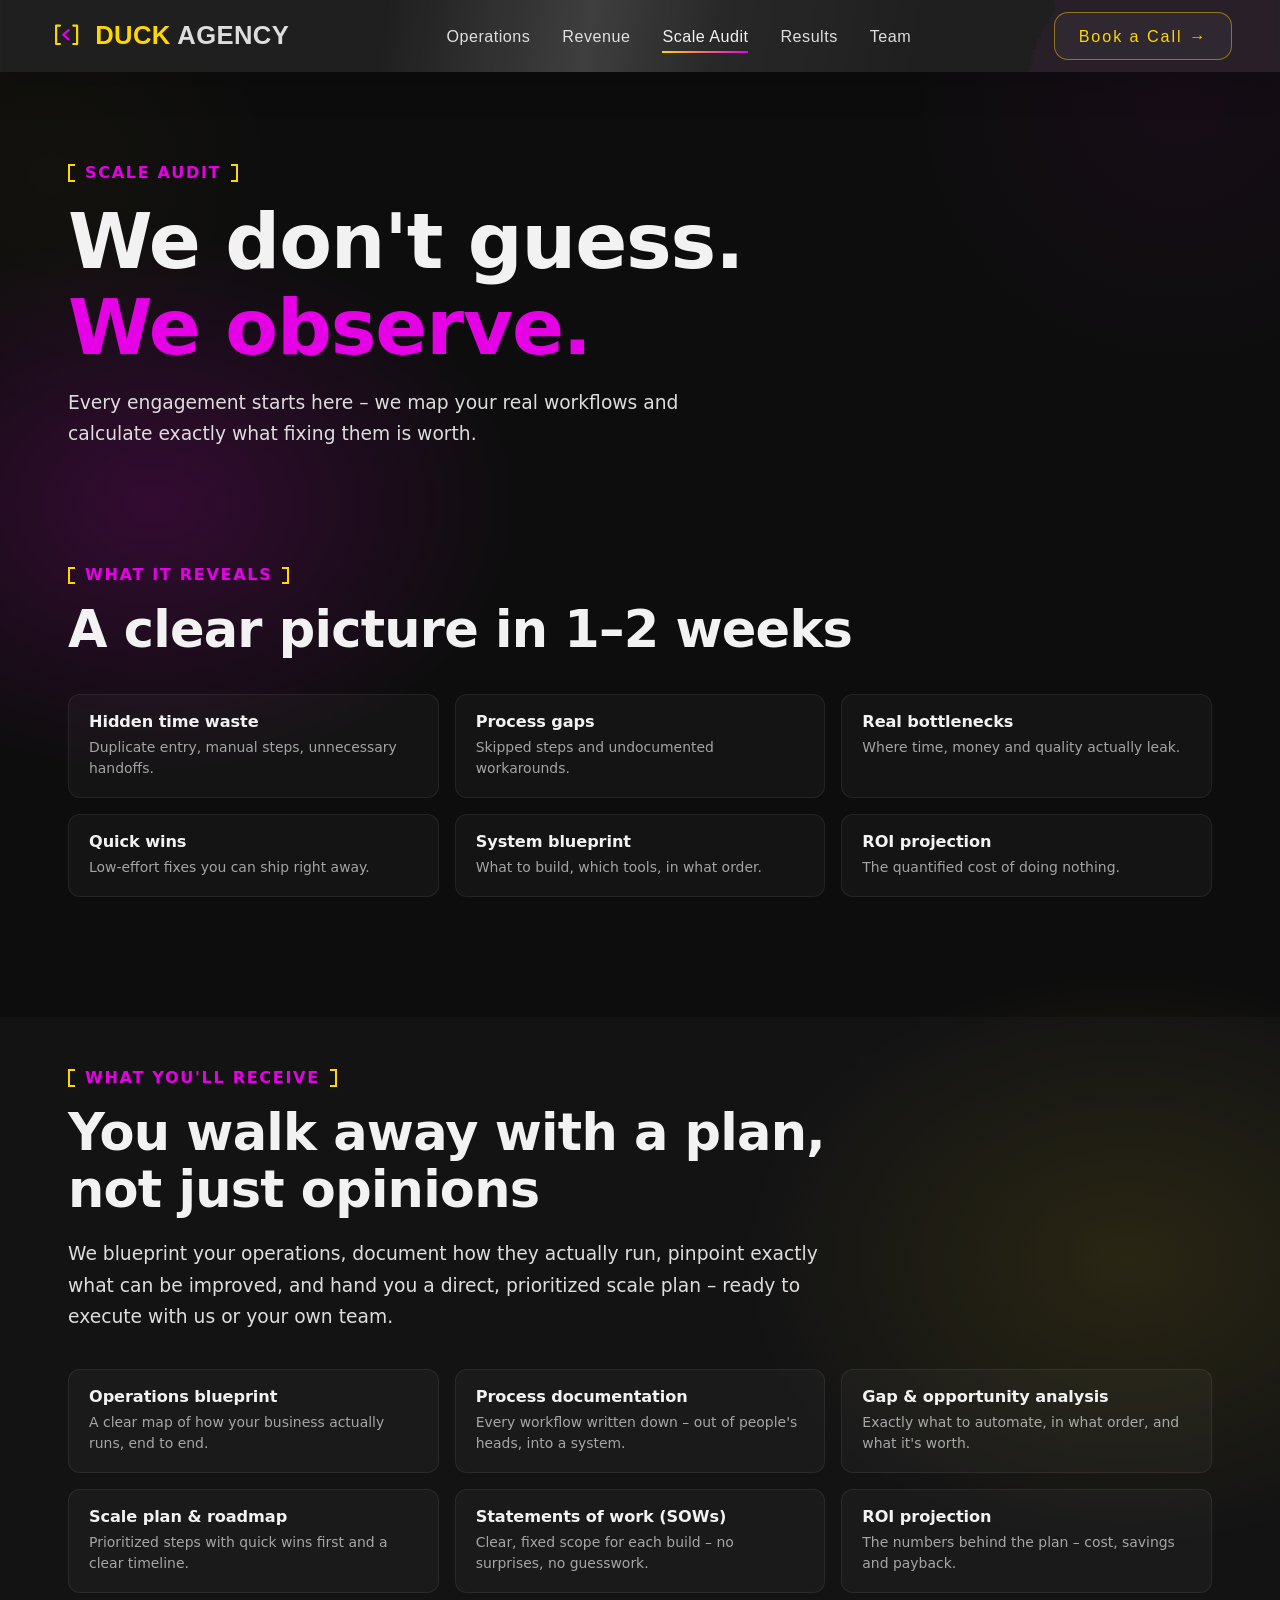
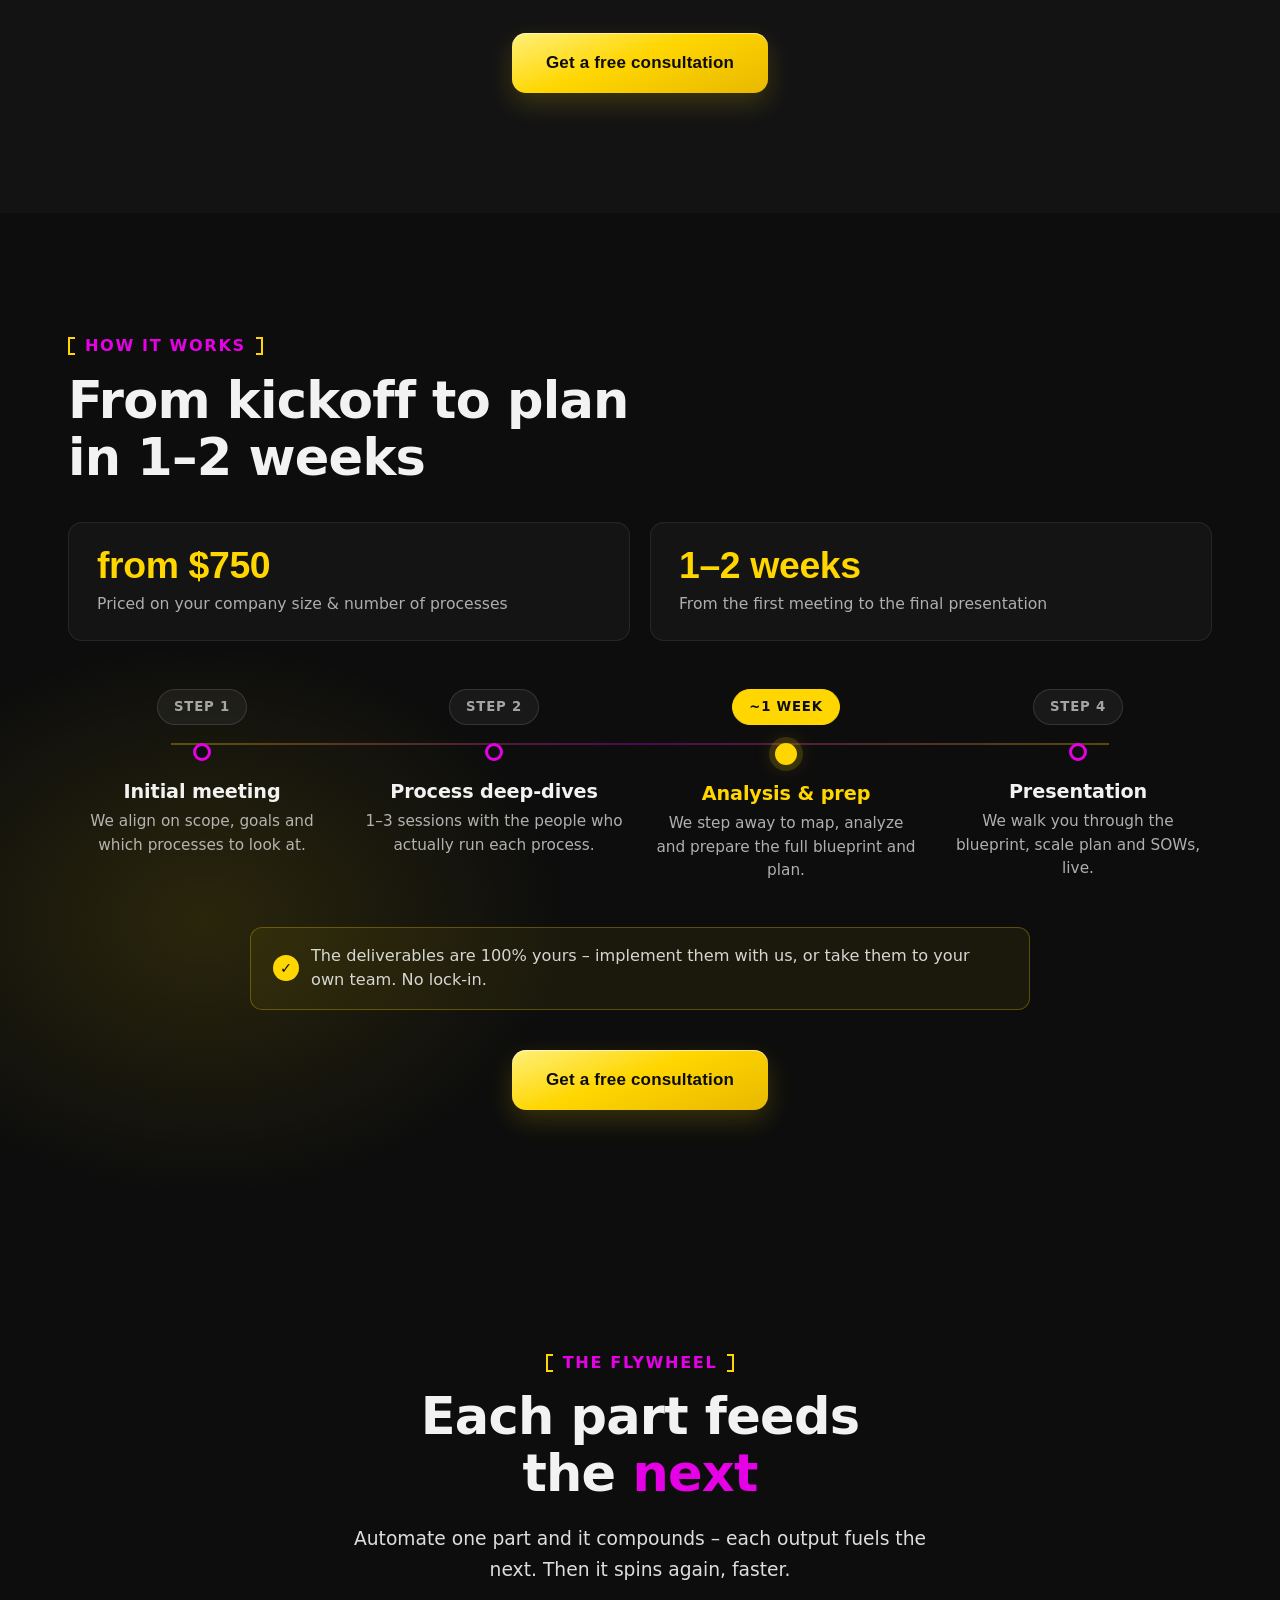
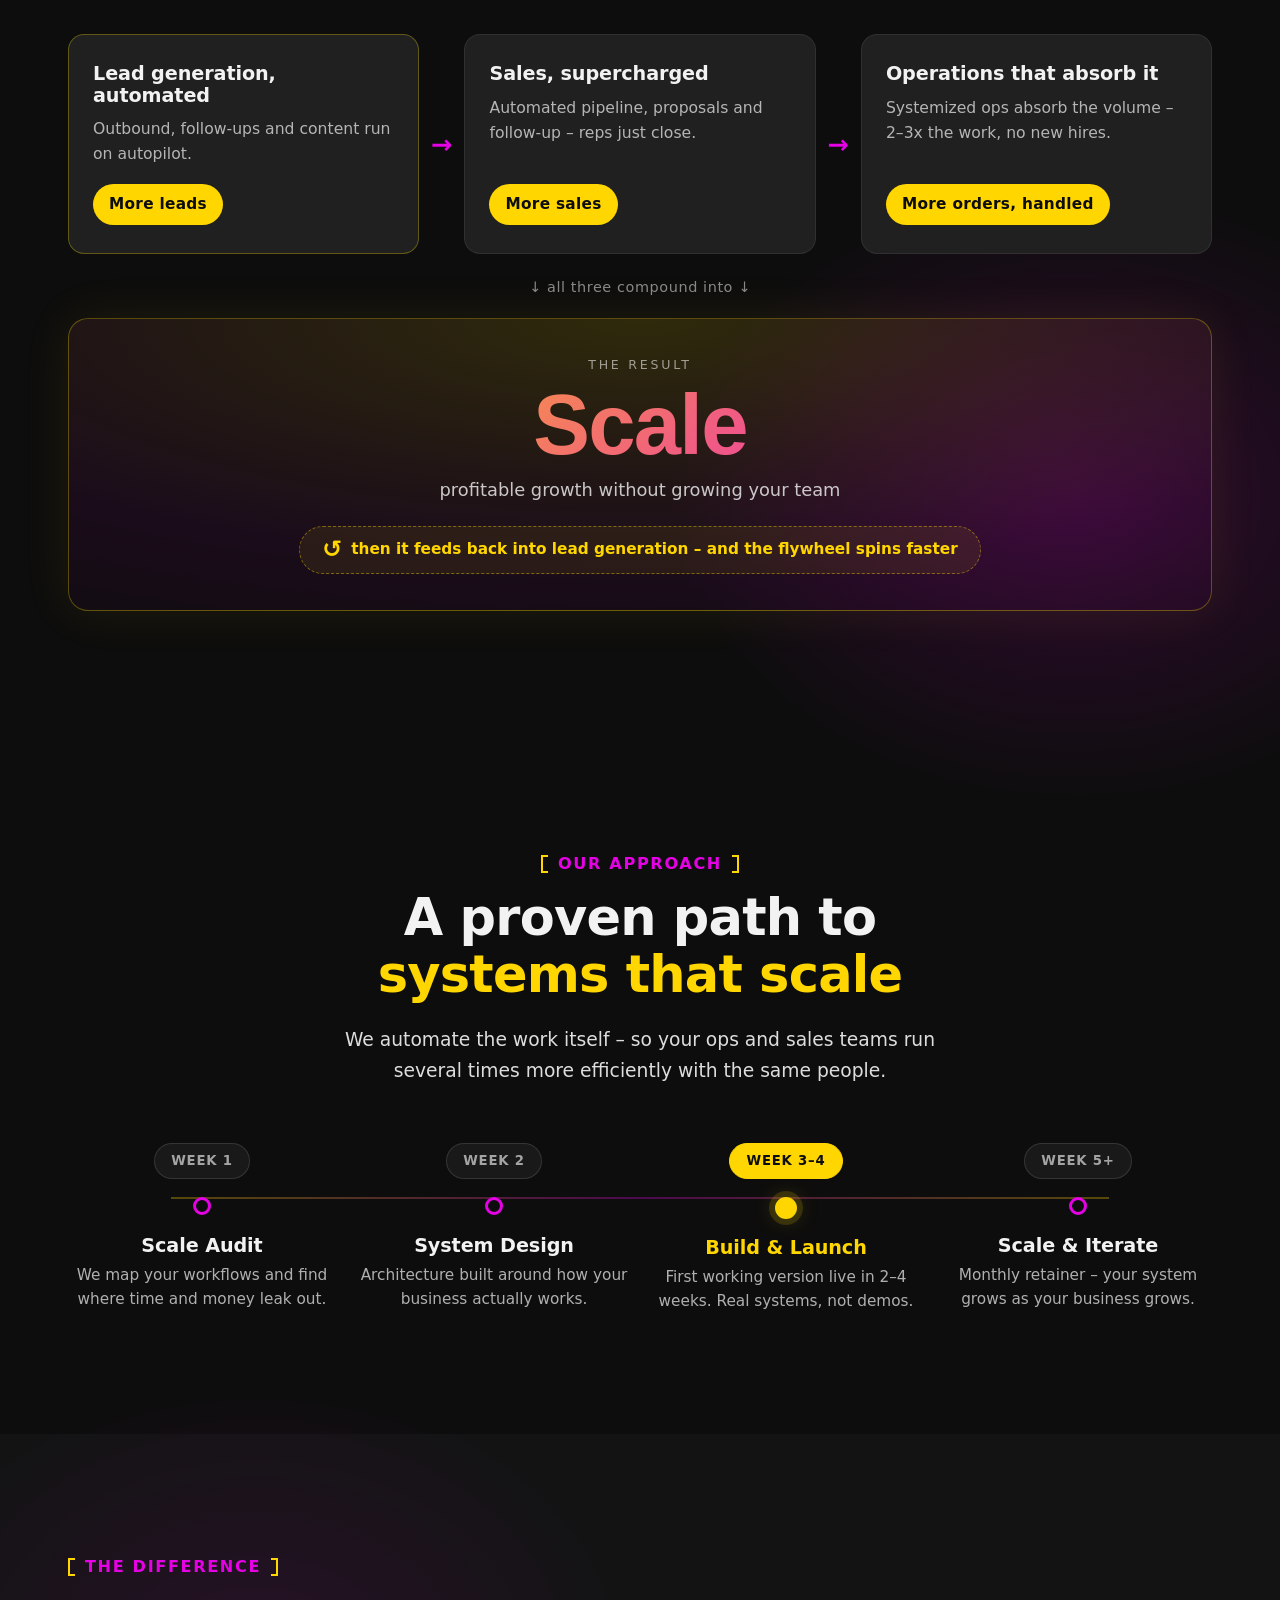
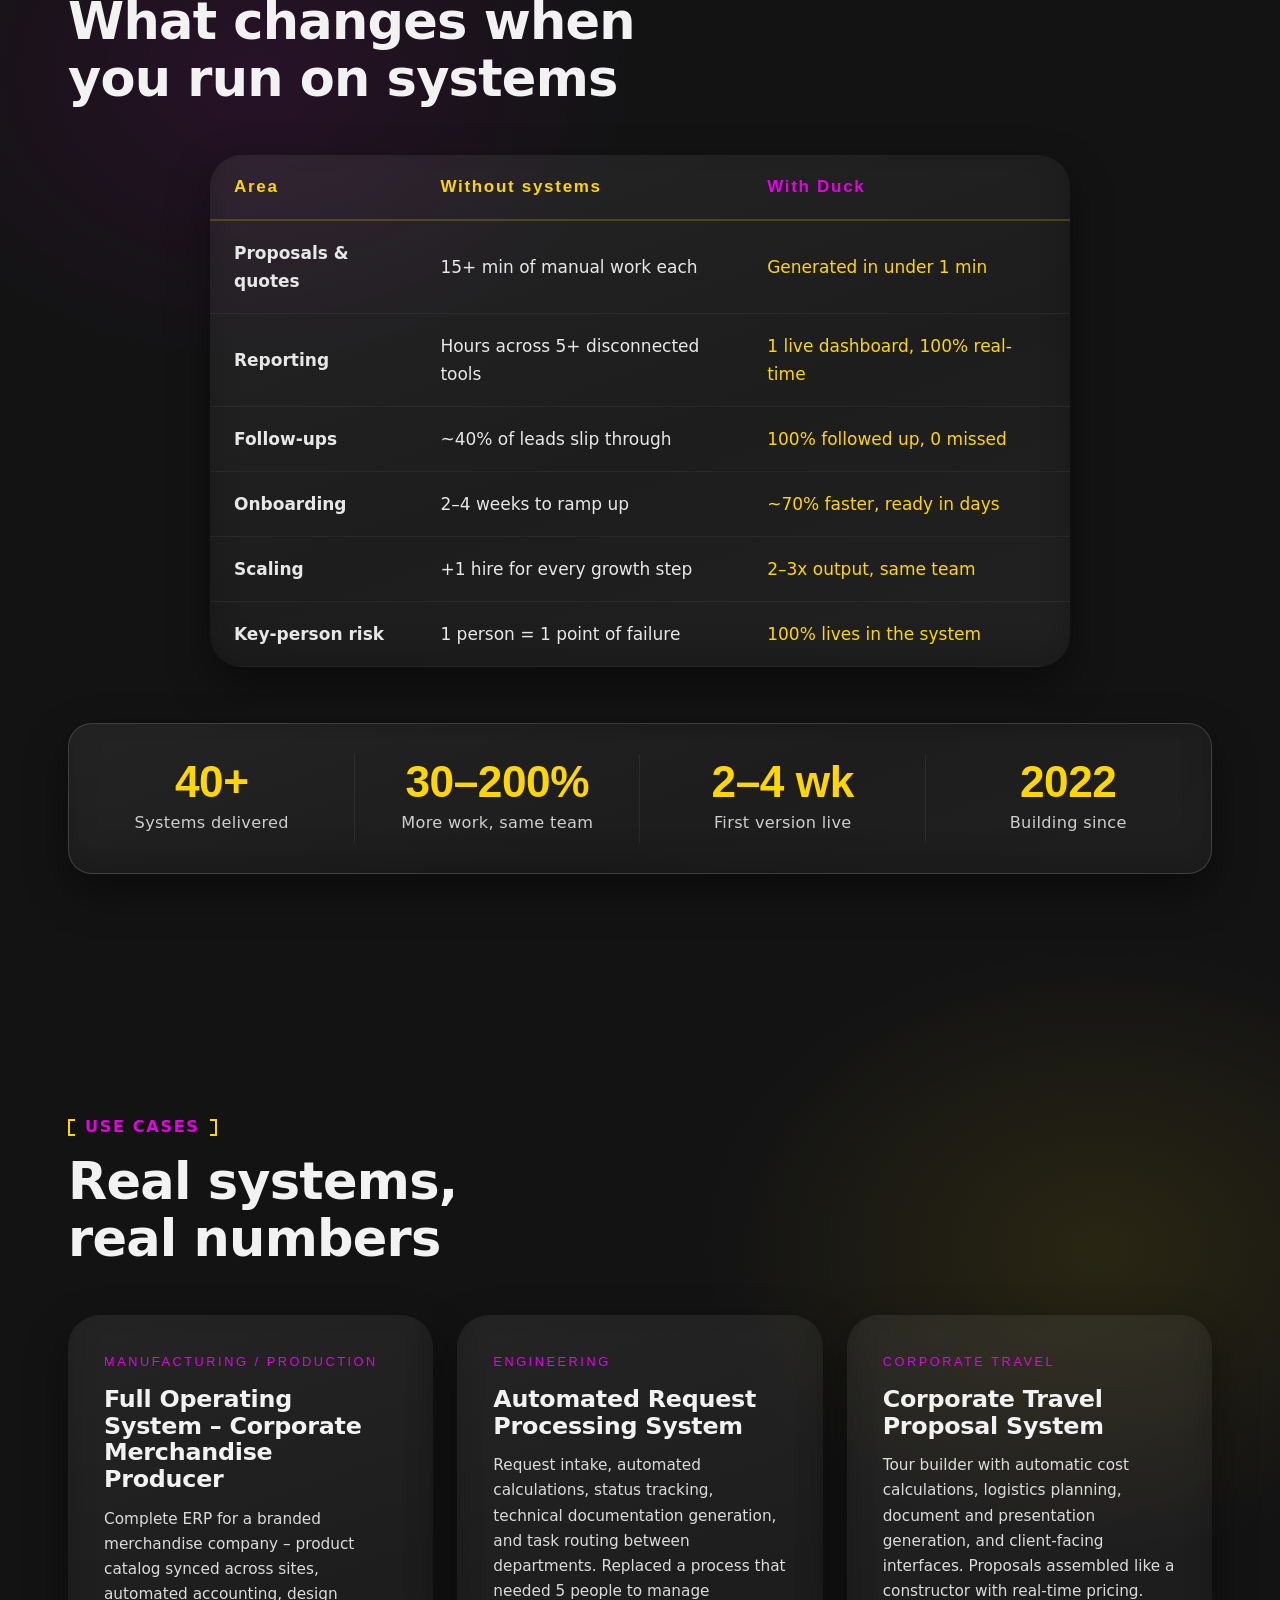
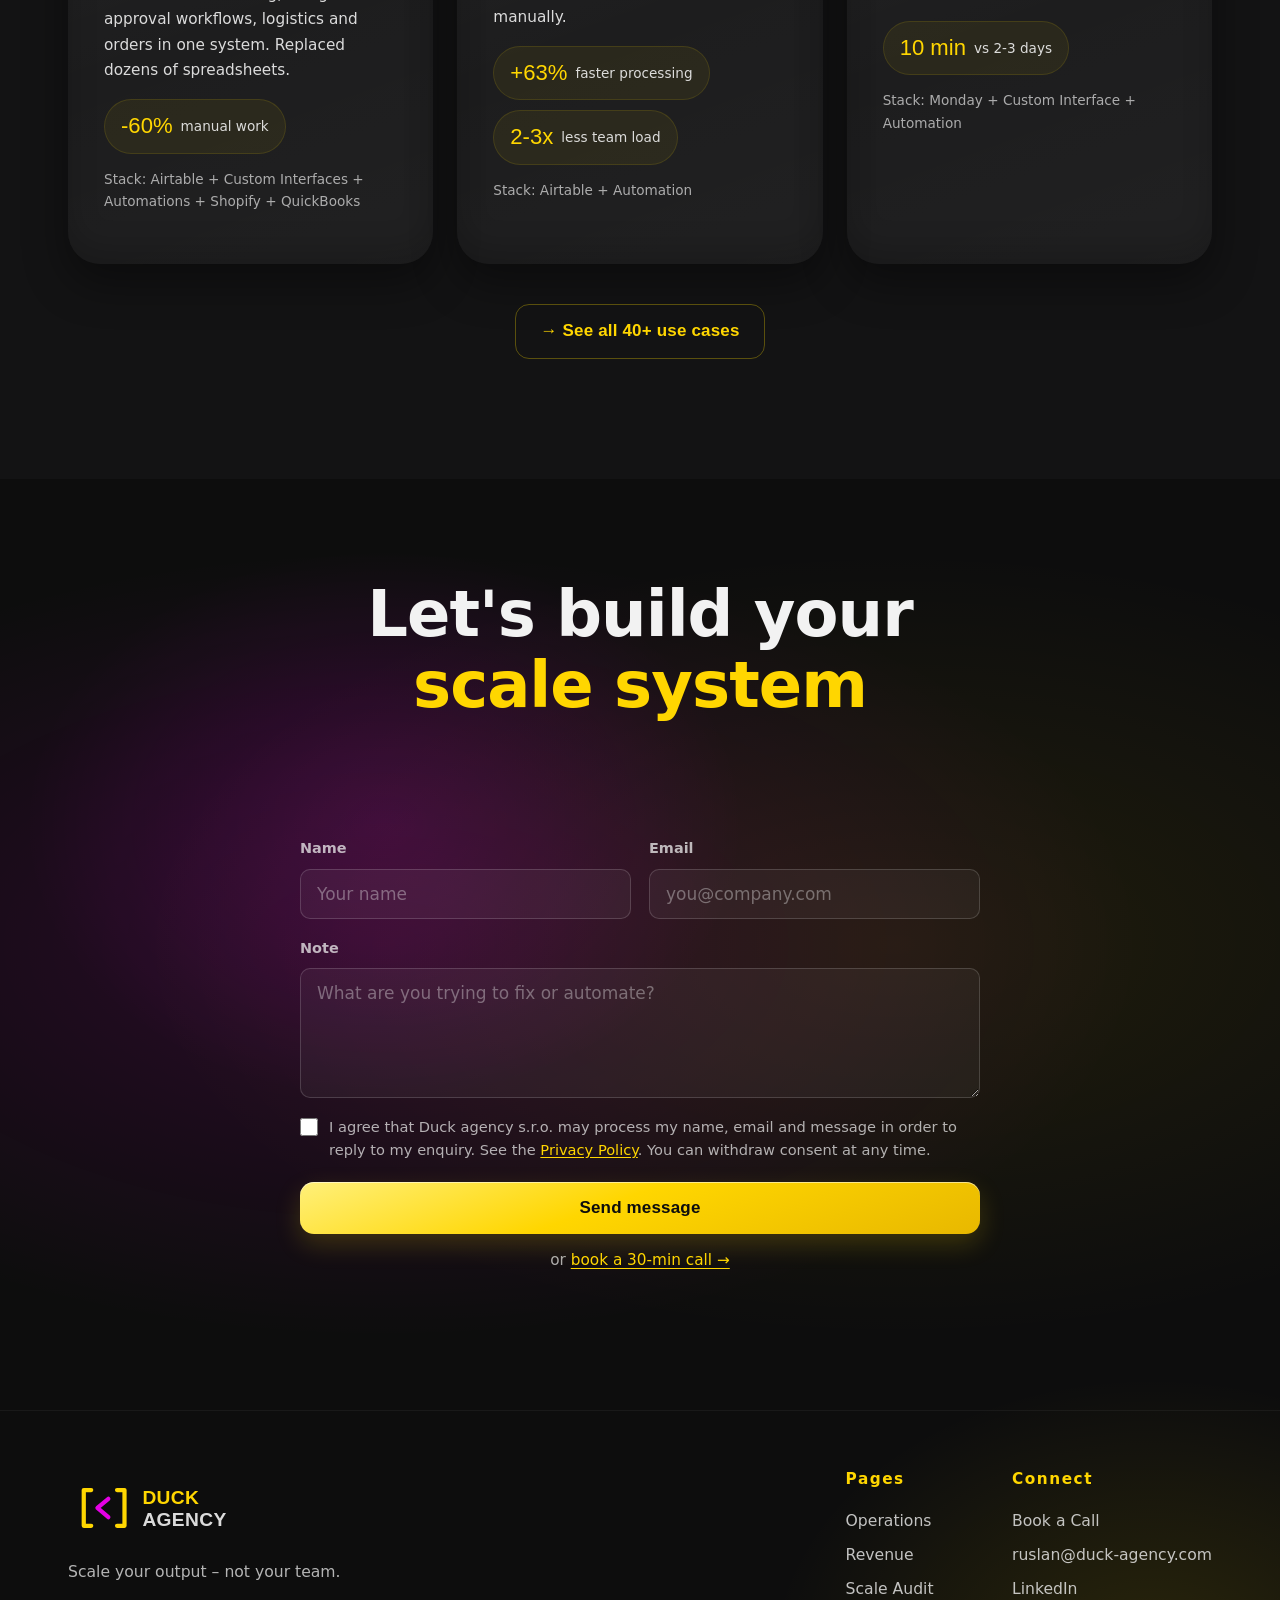
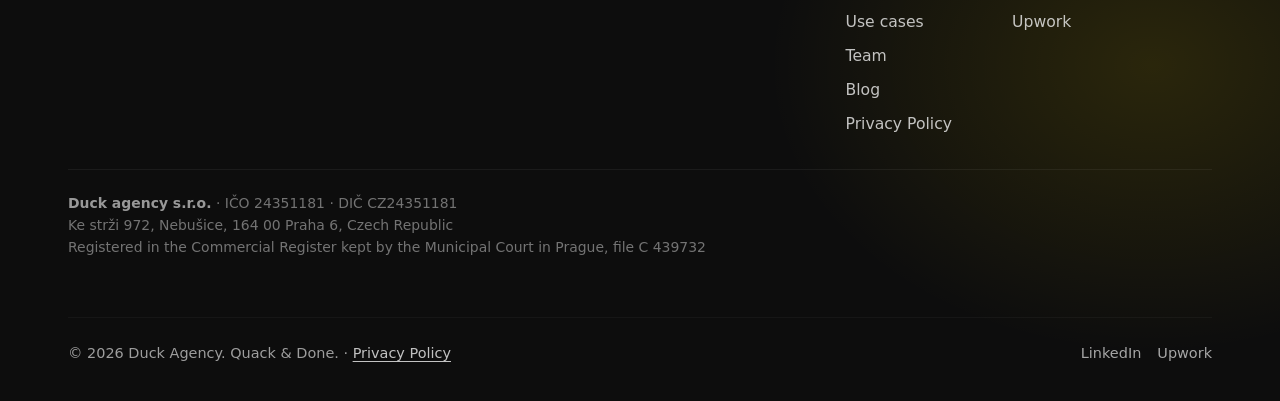
<file: scale-audit.html>
<!DOCTYPE html>
<html lang="en">
<head>
  <meta charset="UTF-8">
  <meta name="viewport" content="width=device-width, initial-scale=1.0">
  <title>Scale Audit – Duck Agency</title>
  <meta name="description" content="We map your real workflows across ops, sales, and marketing. We find where time and money leak out, and calculate what fixing it is worth. Book a free Scale Audit.">
  <meta name="keywords" content="scale audit, business process audit, operations consulting, workflow analysis, system design, automation roadmap, process improvement">
  <meta name="robots" content="index, follow, max-image-preview:large, max-snippet:-1, max-video-preview:-1">
  <link rel="canonical" href="https://duck-agency.com/scale-audit">
  <link rel="icon" type="image/svg+xml" href="assets/icon-flat-small.svg">
  <link rel="icon" type="image/png" sizes="32x32" href="assets/favicon-32.png">
  <link rel="icon" type="image/png" sizes="16x16" href="assets/favicon-16.png">
  <link rel="apple-touch-icon" sizes="180x180" href="assets/apple-touch-icon-180.png">
  <link rel="manifest" href="site.webmanifest">
  <!-- Open Graph -->
  <meta property="og:type" content="website">
  <meta property="og:url" content="https://duck-agency.com/scale-audit">
  <meta property="og:site_name" content="Duck Agency">
  <meta property="og:title" content="Scale Audit & System Design – Duck Agency">
  <meta property="og:description" content="We map your real workflows, find where time and money leak out, and calculate what fixing it is worth.">
  <!-- Twitter Card -->
  <meta name="twitter:card" content="summary_large_image">
  <meta name="twitter:title" content="Scale Audit & System Design – Duck Agency">
  <meta name="twitter:description" content="We map your real workflows, find where time and money leak out, and calculate what fixing it is worth.">
  <meta property="og:image" content="https://duck-agency.com/assets/og-image-1200x630.png">
  <meta name="twitter:image" content="https://duck-agency.com/assets/og-image-1200x630.png">
  <link rel="stylesheet" href="style.css">
  <link rel="stylesheet" href="duck-refresh.css">
  <!-- seo-extra -->
  <meta name="theme-color" content="#0D0D0D">
  <meta name="author" content="Duck Agency">
  <meta property="og:locale" content="en_US">
  <meta property="og:image:alt" content="Duck Agency — Quack &amp; Done">
  <meta name="twitter:image:alt" content="Duck Agency — Quack &amp; Done">
  <link rel="preconnect" href="https://api.fontshare.com" crossorigin>
  <link rel="stylesheet" href="https://api.fontshare.com/v2/css?f[]=involve@400,700&display=swap">

  <!-- seo-jsonld -->
  <script type="application/ld+json">
{"@context": "https://schema.org", "@type": "Service", "name": "Scale Audit & System Design", "url": "https://duck-agency.com/scale-audit", "description": "We map your real workflows across ops, sales, and marketing. We find where time and money leak out, and calculate what fixing it is worth. Book a free Scale Audit.", "isPartOf": {"@type": "WebSite", "name": "Duck Agency", "url": "https://duck-agency.com/"}, "publisher": {"@type": "Organization", "name": "Duck Agency", "url": "https://duck-agency.com/", "logo": "https://duck-agency.com/assets/og-image-1200x630.png"}, "serviceType": "Scale Audit & System Design", "provider": {"@type": "Organization", "name": "Duck Agency", "url": "https://duck-agency.com/"}, "areaServed": ["United States", "Europe"]}
  </script>
  <script type="application/ld+json">
{"@context": "https://schema.org", "@type": "BreadcrumbList", "itemListElement": [{"@type": "ListItem", "position": 1, "name": "Home", "item": "https://duck-agency.com/"}, {"@type": "ListItem", "position": 2, "name": "Scale Audit", "item": "https://duck-agency.com/scale-audit"}]}
  </script>
</head>
<body>
<svg style="position:absolute;width:0;height:0" aria-hidden="true">
  <filter id="duck-glass-refraction" primitiveUnits="objectBoundingBox">
    <feImage href="[data-uri]" x="0" y="0" width="1" height="1" preserveAspectRatio="none" result="map"/>
    <feGaussianBlur in="SourceGraphic" stdDeviation="0.006" result="blur"/>
    <feDisplacementMap in="blur" in2="map" scale="0.014" xChannelSelector="R" yChannelSelector="G"/>
  </filter>

  <!-- курсор: пропорции как в референсе (круг ~30px), поэтому scale=1 работает как задумано -->
  <filter id="duck-glass-cursor" primitiveUnits="objectBoundingBox">
    <feImage href="[data-uri]" x="0" y="0" width="1" height="1" preserveAspectRatio="none" result="cmap"/>
    <feGaussianBlur in="SourceGraphic" stdDeviation="0.02" result="cblur"/>
    <feDisplacementMap in="cblur" in2="cmap" scale="1" xChannelSelector="R" yChannelSelector="G"/>
  </filter>
</svg>

<!-- NAV -->
<nav class="nav">
  <div class="nav-inner">
    <a href="/" class="nav-logo"><img src="assets/logo-nav-white.svg" alt="Duck Agency" width="210" height="34"></a>
    <div class="nav-links">
      <a href="/operations">Operations</a>
      <a href="/revenue">Revenue</a>
      <a href="/scale-audit" class="active">Scale Audit</a>
      <a href="/use-cases">Results</a>
      <a href="/#team">Team</a>
    </div>
    <a href="https://calendly.com/ruslan-duck-agency/30min" target="_blank" rel="noopener" class="nav-cta"><span>Book a Call →</span></a>
    <button class="hamburger" aria-label="Menu"><span></span><span></span><span></span></button>
  </div>
</nav>
<div class="mobile-menu">
  <a href="/operations">Operations</a>
  <a href="/revenue">Revenue</a>
  <a href="/scale-audit" class="active">Scale Audit</a>
  <a href="/use-cases">Results</a>
  <a href="/#team">Team</a>
  <a href="https://calendly.com/ruslan-duck-agency/30min" target="_blank" rel="noopener" style="color:var(--yellow)">Book a Call →</a>
</div>

<!-- PAGE HEADER -->
<section class="page-header">
  <div class="container">
    <span class="section-eyebrow hero-enter">Scale Audit</span>
    <h1 class="hero-enter">We don't guess.<br><span class="pink">We observe.</span></h1>
    <p class="section-sub hero-enter">Every engagement starts here – we map your real workflows and calculate exactly what fixing them is worth.</p>
  </div>
</section>

<!-- AUDIT REVEALS (compact) -->
<section class="section-pad" style="padding-top:32px">
  <div class="container">
    <div style="text-align:left;margin-bottom:36px">
      <span class="section-eyebrow fade-in">What it reveals</span>
      <h2 class="section-title fade-in">A clear picture in 1–2 weeks</h2>
    </div>
    <div class="audit-reveal-grid">
      <div class="ar-item fade-in"><h4>Hidden time waste</h4><p>Duplicate entry, manual steps, unnecessary handoffs.</p></div>
      <div class="ar-item fade-in"><h4>Process gaps</h4><p>Skipped steps and undocumented workarounds.</p></div>
      <div class="ar-item fade-in"><h4>Real bottlenecks</h4><p>Where time, money and quality actually leak.</p></div>
      <div class="ar-item fade-in"><h4>Quick wins</h4><p>Low-effort fixes you can ship right away.</p></div>
      <div class="ar-item fade-in"><h4>System blueprint</h4><p>What to build, which tools, in what order.</p></div>
      <div class="ar-item fade-in"><h4>ROI projection</h4><p>The quantified cost of doing nothing.</p></div>
    </div>
  </div>
</section>

<!-- WHAT YOU'LL RECEIVE -->
<section class="section-pad bg-grey" id="deliverables" style="padding-top:48px">
  <div class="container">
    <div style="text-align:left;margin-bottom:36px">
      <span class="section-eyebrow fade-in">What you'll receive</span>
      <h2 class="section-title fade-in">You walk away with a plan,<br>not just opinions</h2>
      <p class="section-sub fade-in" style="max-width:760px;margin-top:14px">We blueprint your operations, document how they actually run, pinpoint exactly what can be improved, and hand you a direct, prioritized scale plan – ready to execute with us or your own team.</p>
    </div>
    <div class="audit-reveal-grid">
      <div class="ar-item fade-in"><h4>Operations blueprint</h4><p>A clear map of how your business actually runs, end to end.</p></div>
      <div class="ar-item fade-in"><h4>Process documentation</h4><p>Every workflow written down – out of people's heads, into a system.</p></div>
      <div class="ar-item fade-in"><h4>Gap &amp; opportunity analysis</h4><p>Exactly what to automate, in what order, and what it's worth.</p></div>
      <div class="ar-item fade-in"><h4>Scale plan &amp; roadmap</h4><p>Prioritized steps with quick wins first and a clear timeline.</p></div>
      <div class="ar-item fade-in"><h4>Statements of work (SOWs)</h4><p>Clear, fixed scope for each build – no surprises, no guesswork.</p></div>
      <div class="ar-item fade-in"><h4>ROI projection</h4><p>The numbers behind the plan – cost, savings and payback.</p></div>
    </div>
    <div class="block-cta"><a href="#contact" class="btn btn-primary">Get a free consultation</a></div>
  </div>
</section>

<!-- HOW IT WORKS -->
<section class="section-pad" id="how-it-works">
  <div class="container">
    <div style="text-align:left;margin-bottom:36px">
      <span class="section-eyebrow fade-in">How it works</span>
      <h2 class="section-title fade-in">From kickoff to plan<br>in 1–2 weeks</h2>
    </div>
    <div class="audit-meta fade-in">
      <div class="audit-meta-item"><div class="am-num">from $750</div><div class="am-label">Priced on your company size &amp; number of processes</div></div>
      <div class="audit-meta-item"><div class="am-num">1–2 weeks</div><div class="am-label">From the first meeting to the final presentation</div></div>
    </div>
    <div class="roadmap" style="margin-top:8px">
      <div class="rm-step fade-in stagger-1">
        <div class="rm-week">Step 1</div><div class="rm-dot"></div>
        <h4>Initial meeting</h4>
        <p>We align on scope, goals and which processes to look at.</p>
      </div>
      <div class="rm-step fade-in stagger-2">
        <div class="rm-week">Step 2</div><div class="rm-dot"></div>
        <h4>Process deep-dives</h4>
        <p>1–3 sessions with the people who actually run each process.</p>
      </div>
      <div class="rm-step highlight fade-in stagger-3">
        <div class="rm-week">~1 week</div><div class="rm-dot"></div>
        <h4>Analysis &amp; prep</h4>
        <p>We step away to map, analyze and prepare the full blueprint and plan.</p>
      </div>
      <div class="rm-step fade-in stagger-4">
        <div class="rm-week">Step 4</div><div class="rm-dot"></div>
        <h4>Presentation</h4>
        <p>We walk you through the blueprint, scale plan and SOWs, live.</p>
      </div>
    </div>
    <div class="audit-note fade-in">
      <span class="audit-note-ic">✓</span> The deliverables are 100% yours – implement them with us, or take them to your own team. No lock-in.
    </div>
    <div class="block-cta"><a href="#contact" class="btn btn-primary">Get a free consultation</a></div>
  </div>
</section>

<!-- BLOCK 03b: GROWTH FLYWHEEL -->
<section class="section-pad" id="flywheel">
  <div class="container">
    <div style="text-align:center;margin-bottom:48px">
      <span class="section-eyebrow fade-in">The flywheel</span>
      <h2 class="section-title fade-in">Each part feeds<br>the <span class="pink">next</span></h2>
      <p class="section-sub fade-in" style="margin:0 auto">Automate one part and it compounds – each output fuels the next. Then it spins again, faster.</p>
    </div>
    <div class="flywheel">
      <div class="fw-stage fade-in stagger-1">
        <h4>Lead generation, automated</h4>
        <p>Outbound, follow-ups and content run on autopilot.</p>
        <div class="fw-out">More leads</div>
      </div>
      <div class="fw-arrow fade-in stagger-1">→</div>
      <div class="fw-stage fade-in stagger-2">
        <h4>Sales, supercharged</h4>
        <p>Automated pipeline, proposals and follow-up – reps just close.</p>
        <div class="fw-out">More sales</div>
      </div>
      <div class="fw-arrow fade-in stagger-2">→</div>
      <div class="fw-stage fade-in stagger-3">
        <h4>Operations that absorb it</h4>
        <p>Systemized ops absorb the volume – <span style="white-space:nowrap">2–3x</span> the work, no new hires.</p>
        <div class="fw-out">More orders, handled</div>
      </div>
    </div>
    <div class="fw-converge fade-in">↓ all three compound into ↓</div>
    <div class="fw-result fade-in">
      <span class="fw-result-label">The result</span>
      <span class="fw-result-big">Scale</span>
      <span class="fw-result-sub">profitable growth without growing your team</span>
      <span class="fw-result-loop"><span class="fw-loop-ic">↺</span> then it feeds back into lead generation – and the flywheel spins faster</span>
    </div>
  </div>
</section>

<!-- BLOCK 06: OUR APPROACH -->
<section class="section-pad" id="process">
  <div class="container">
    <div style="text-align:center;margin-bottom:56px">
      <span class="section-eyebrow fade-in">Our approach</span>
      <h2 class="section-title fade-in">A proven path to<br><span class="yellow">systems that scale</span></h2>
      <p class="section-sub fade-in" style="margin:0 auto;max-width:600px">We automate the work itself – so your ops and sales teams run several times more efficiently with the same people.</p>
    </div>
    <div class="roadmap">
      <div class="rm-step fade-in stagger-1">
        <div class="rm-week">Week 1</div>
        <div class="rm-dot"></div>
        <h4>Scale Audit</h4>
        <p>We map your workflows and find where time and money leak out.</p>
      </div>
      <div class="rm-step fade-in stagger-2">
        <div class="rm-week">Week 2</div>
        <div class="rm-dot"></div>
        <h4>System Design</h4>
        <p>Architecture built around how your business actually works.</p>
      </div>
      <div class="rm-step highlight fade-in stagger-3">
        <div class="rm-week">Week 3–4</div>
        <div class="rm-dot"></div>
        <h4>Build &amp; Launch</h4>
        <p>First working version live in 2–4 weeks. Real systems, not demos.</p>
      </div>
      <div class="rm-step fade-in stagger-4">
        <div class="rm-week">Week 5+</div>
        <div class="rm-dot"></div>
        <h4>Scale &amp; Iterate</h4>
        <p>Monthly retainer – your system grows as your business grows.</p>
      </div>
    </div>
  </div>
</section>

<!-- BLOCK 07: BEFORE / AFTER TABLE + STATS -->
<section class="section-pad bg-grey">
  <div class="container">
    <div style="text-align:left;margin-bottom:48px">
      <span class="section-eyebrow fade-in">The difference</span>
      <h2 class="section-title fade-in">What changes when<br>you run on systems</h2>
    </div>
    <div style="max-width:860px;margin:0 auto">
      <table class="comparison-table fade-in">
        <thead>
          <tr>
            <th style="width:24%">Area</th>
            <th style="width:38%">Without systems</th>
            <th style="width:38%">With Duck</th>
          </tr>
        </thead>
        <tbody>
          <tr>
            <td style="font-weight:700;color:rgba(239,239,239,0.96)">Proposals &amp; quotes</td>
            <td>15+ min of manual work each</td>
            <td style="color:var(--yellow)">Generated in under 1 min</td>
          </tr>
          <tr>
            <td style="font-weight:700;color:rgba(239,239,239,0.96)">Reporting</td>
            <td>Hours across 5+ disconnected tools</td>
            <td style="color:var(--yellow)">1 live dashboard, 100% real-time</td>
          </tr>
          <tr>
            <td style="font-weight:700;color:rgba(239,239,239,0.96)">Follow-ups</td>
            <td>~40% of leads slip through</td>
            <td style="color:var(--yellow)">100% followed up, 0 missed</td>
          </tr>
          <tr>
            <td style="font-weight:700;color:rgba(239,239,239,0.96)">Onboarding</td>
            <td>2–4 weeks to ramp up</td>
            <td style="color:var(--yellow)">~70% faster, ready in days</td>
          </tr>
          <tr>
            <td style="font-weight:700;color:rgba(239,239,239,0.96)">Scaling</td>
            <td>+1 hire for every growth step</td>
            <td style="color:var(--yellow)">2–3x output, same team</td>
          </tr>
          <tr>
            <td style="font-weight:700;color:rgba(239,239,239,0.96)">Key-person risk</td>
            <td>1 person = 1 point of failure</td>
            <td style="color:var(--yellow)">100% lives in the system</td>
          </tr>
        </tbody>
      </table>
    </div>
    <!-- Stats row -->
    <div class="stats-inner scale-in" style="margin-top:56px">
      <div class="stat">
        <div class="stat-num" data-count="40" data-suffix="+">0</div>
        <div class="stat-label">Systems delivered</div>
      </div>
      <div class="stat">
        <div class="stat-num">30–200%</div>
        <div class="stat-label">More work, same team</div>
      </div>
      <div class="stat">
        <div class="stat-num">2–4 wk</div>
        <div class="stat-label">First version live</div>
      </div>
      <div class="stat">
        <div class="stat-num">2022</div>
        <div class="stat-label">Building since</div>
      </div>
    </div>
  </div>
</section>

<!-- BLOCK 04: SUCCESS STORIES -->
<section class="section-pad bg-grey" id="cases">
  <div class="container">
    <div style="text-align:left;margin-bottom:48px">
      <span class="section-eyebrow fade-in">Use cases</span>
      <h2 class="section-title fade-in">Real systems,<br>real numbers</h2>
    </div>


    <!-- TEMP result cards (always visible; remove when real cases go live) -->
    <div class="tools-two-col" style="display:grid;grid-template-columns:repeat(3,1fr);gap:24px">
      <div class="case-card fade-in">
        <div class="case-industry">Manufacturing / Production</div>
        <h3>Full Operating System – Corporate Merchandise Producer</h3>
        <p>Complete ERP for a branded merchandise company – product catalog synced across sites, automated accounting, design approval workflows, logistics and orders in one system. Replaced dozens of spreadsheets.</p>
        <div style="display:flex;gap:10px;flex-wrap:wrap;margin-top:16px">
          <div class="case-result"><span class="num">-60%</span><span class="label">manual work</span></div>
        </div>
        <p style="margin-top:14px;font-size:0.8rem;color:rgba(239,239,239,0.68)">Stack: Airtable + Custom Interfaces + Automations + Shopify + QuickBooks</p>
      </div>
      <div class="case-card fade-in">
        <div class="case-industry">Engineering</div>
        <h3>Automated Request Processing System</h3>
        <p>Request intake, automated calculations, status tracking, technical documentation generation, and task routing between departments. Replaced a process that needed 5 people to manage manually.</p>
        <div style="display:flex;gap:10px;flex-wrap:wrap;margin-top:16px">
          <div class="case-result"><span class="num">+63%</span><span class="label">faster processing</span></div>
          <div class="case-result"><span class="num">2-3x</span><span class="label">less team load</span></div>
        </div>
        <p style="margin-top:14px;font-size:0.8rem;color:rgba(239,239,239,0.68)">Stack: Airtable + Automation</p>
      </div>
      <div class="case-card fade-in">
        <div class="case-industry">Corporate Travel</div>
        <h3>Corporate Travel Proposal System</h3>
        <p>Tour builder with automatic cost calculations, logistics planning, document and presentation generation, and client-facing interfaces. Proposals assembled like a constructor with real-time pricing.</p>
        <div style="display:flex;gap:10px;flex-wrap:wrap;margin-top:16px">
          <div class="case-result"><span class="num">10 min</span><span class="label">vs 2-3 days</span></div>
        </div>
        <p style="margin-top:14px;font-size:0.8rem;color:rgba(239,239,239,0.68)">Stack: Monday + Custom Interface + Automation</p>
      </div>
    </div>


    <div style="text-align:center;margin-top:40px">
      <a href="/#cases" class="btn btn-ghost fade-in">→ See all 40+ use cases</a>
    </div>
  </div>
</section>

<!-- CONTACT FORM -->
<section class="cta-section" id="contact">
  <div class="container">
    <h2 class="fade-in">Let's build your<br><span class="yellow">scale system</span></h2>
    <p class="fade-in">Tell us what's slowing you down. We'll get back to you within one business day.</p>
    <form class="contact-form fade-in" id="contactForm" novalidate style="text-align:left;margin-top:36px">
      <div class="form-row">
        <div class="form-field">
          <label for="cf-name">Name</label>
          <input id="cf-name" name="name" type="text" required placeholder="Your name">
        </div>
        <div class="form-field">
          <label for="cf-email">Email</label>
          <input id="cf-email" name="email" type="email" required placeholder="you@company.com">
        </div>
      </div>
      <div class="form-field">
        <label for="cf-note">Note</label>
        <textarea id="cf-note" name="note" rows="5" required placeholder="What are you trying to fix or automate?"></textarea>
      </div>
      <label class="form-consent" for="cf-consent">
        <input type="checkbox" id="cf-consent" name="consent" required>
        <span>I agree that Duck agency s.r.o. may process my name, email and message in order to reply to my enquiry. See the <a href="/privacy-policy">Privacy Policy</a>. You can withdraw consent at any time.</span>
      </label>
      <button type="submit" class="btn btn-primary" style="width:100%;justify-content:center">Send message</button>
      <p class="form-alt">or <a href="https://calendly.com/ruslan-duck-agency/30min" target="_blank" rel="noopener">book a 30-min call →</a></p>
      <p class="form-status" id="cfStatus" aria-live="polite"></p>
    </form>
  </div>
</section>

<!-- FOOTER -->
<footer class="footer">
  <div class="container">
    <div class="footer-inner">
      <div class="footer-brand">
        <img src="assets/logo-footer-2lines.svg" alt="Duck Agency">
        <p>Scale your output – not your team.</p>
      </div>
      <div class="footer-links">
        <div class="footer-col">
          <h4>Pages</h4>
          <a href="/operations">Operations</a>
          <a href="/revenue">Revenue</a>
          <a href="/scale-audit">Scale Audit</a>
          <a href="/use-cases">Use cases</a>
          <a href="/#team">Team</a>
          <a href="/blog">Blog</a>
          <a href="/privacy-policy">Privacy Policy</a>
        </div>
        <div class="footer-col">
          <h4>Connect</h4>
          <a href="https://calendly.com/ruslan-duck-agency/30min" target="_blank">Book a Call</a>
          <a href="mailto:ruslan@duck-agency.com">ruslan@duck-agency.com</a>
          <a href="https://www.linkedin.com/in/ruslan-idrysov-duck-agency/" target="_blank">LinkedIn</a>
          <a href="https://www.upwork.com/freelancers/~01691c71b40f955a52" target="_blank">Upwork</a>
        </div>
      </div>
    </div>
    <div class="footer-legal">
      <p><strong>Duck agency s.r.o.</strong> &middot; IČO 24351181 &middot; DIČ CZ24351181</p>
      <p>Ke strži 972, Nebušice, 164 00 Praha 6, Czech Republic</p>
      <p>Registered in the Commercial Register kept by the Municipal Court in Prague, file C 439732</p>
    </div>
    <div class="footer-bottom">
      <p>&copy; 2026 Duck Agency. Quack &amp; Done. &middot; <a href="/privacy-policy">Privacy Policy</a></p>
      <div class="footer-socials">
        <a href="https://www.linkedin.com/in/ruslan-idrysov-duck-agency/" target="_blank">LinkedIn</a>
        <a href="https://www.upwork.com/freelancers/~01691c71b40f955a52" target="_blank">Upwork</a>
      </div>
    </div>
  </div>
</footer>

<style>
  @media (max-width: 768px) {
    .tools-two-col { grid-template-columns: 1fr !important; gap: 32px !important; }
  }
</style>
<script src="main.js"></script>
</body>
</html>
</file>
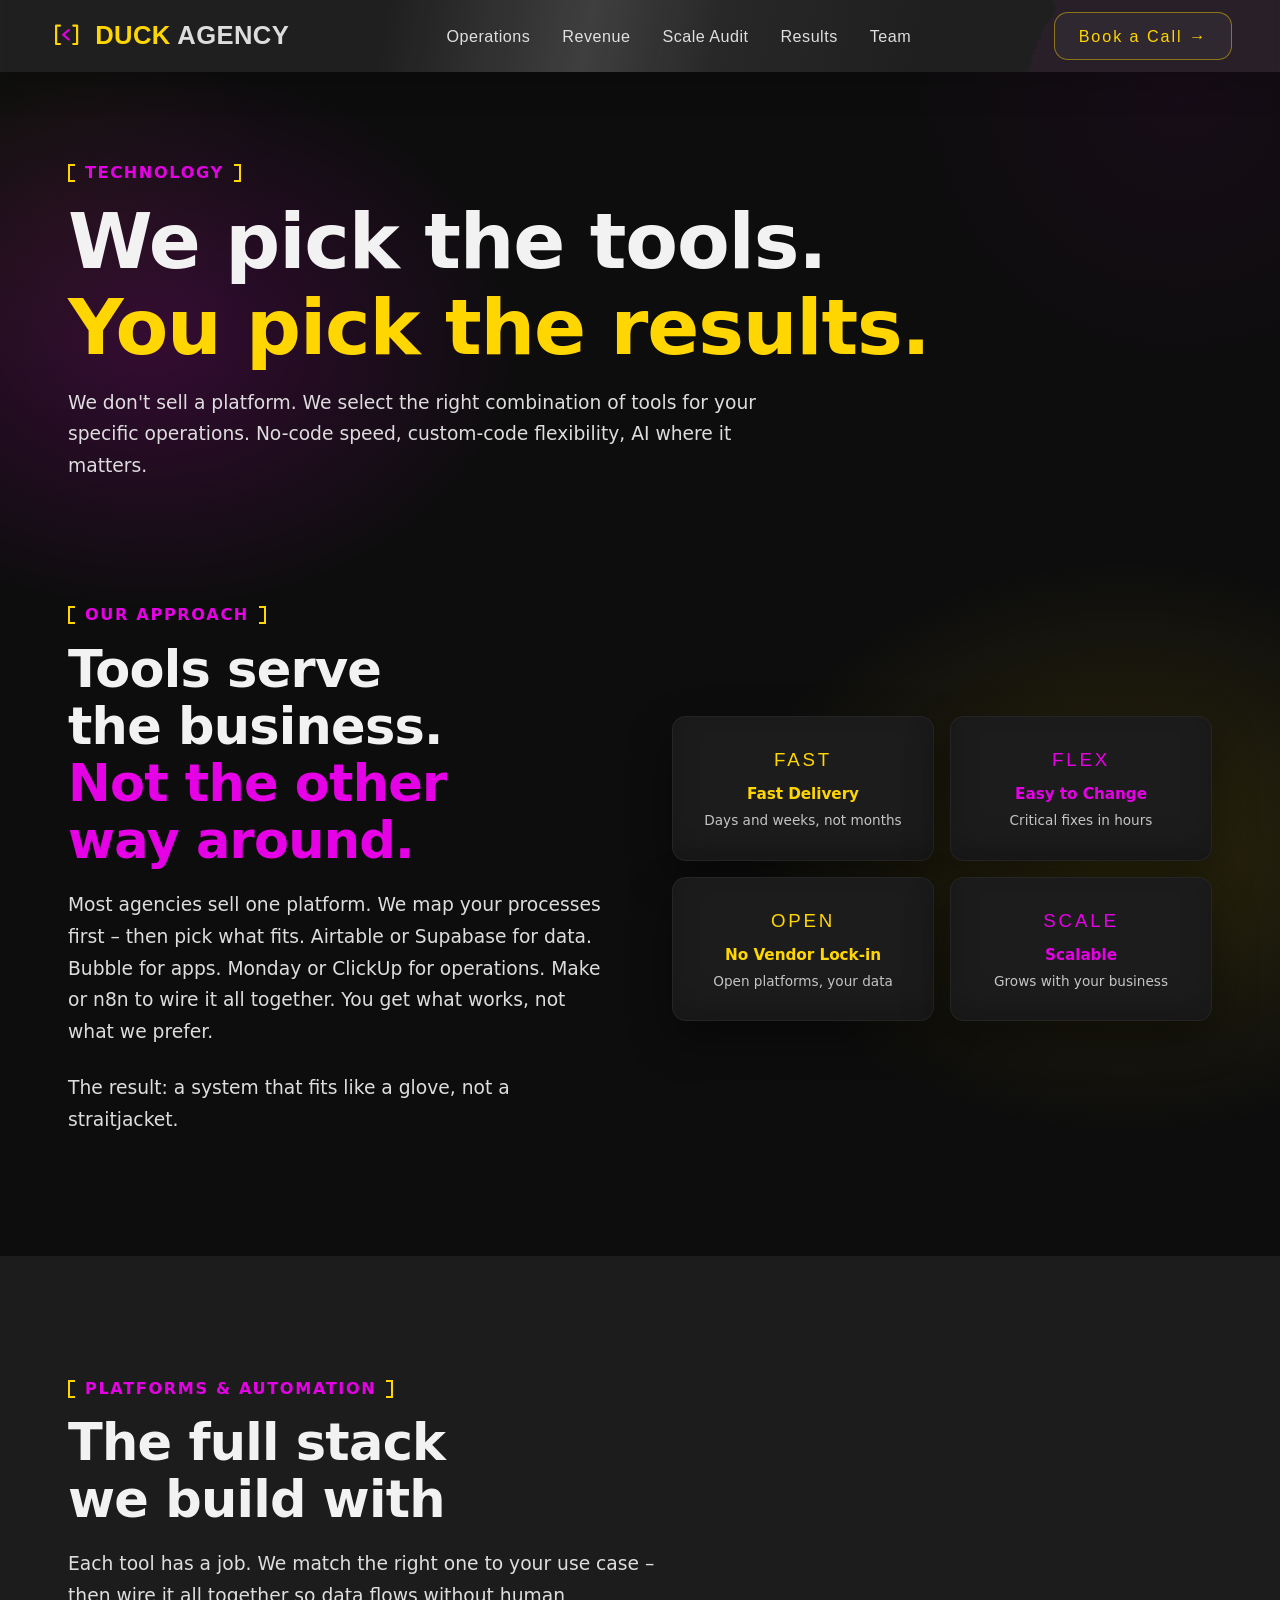
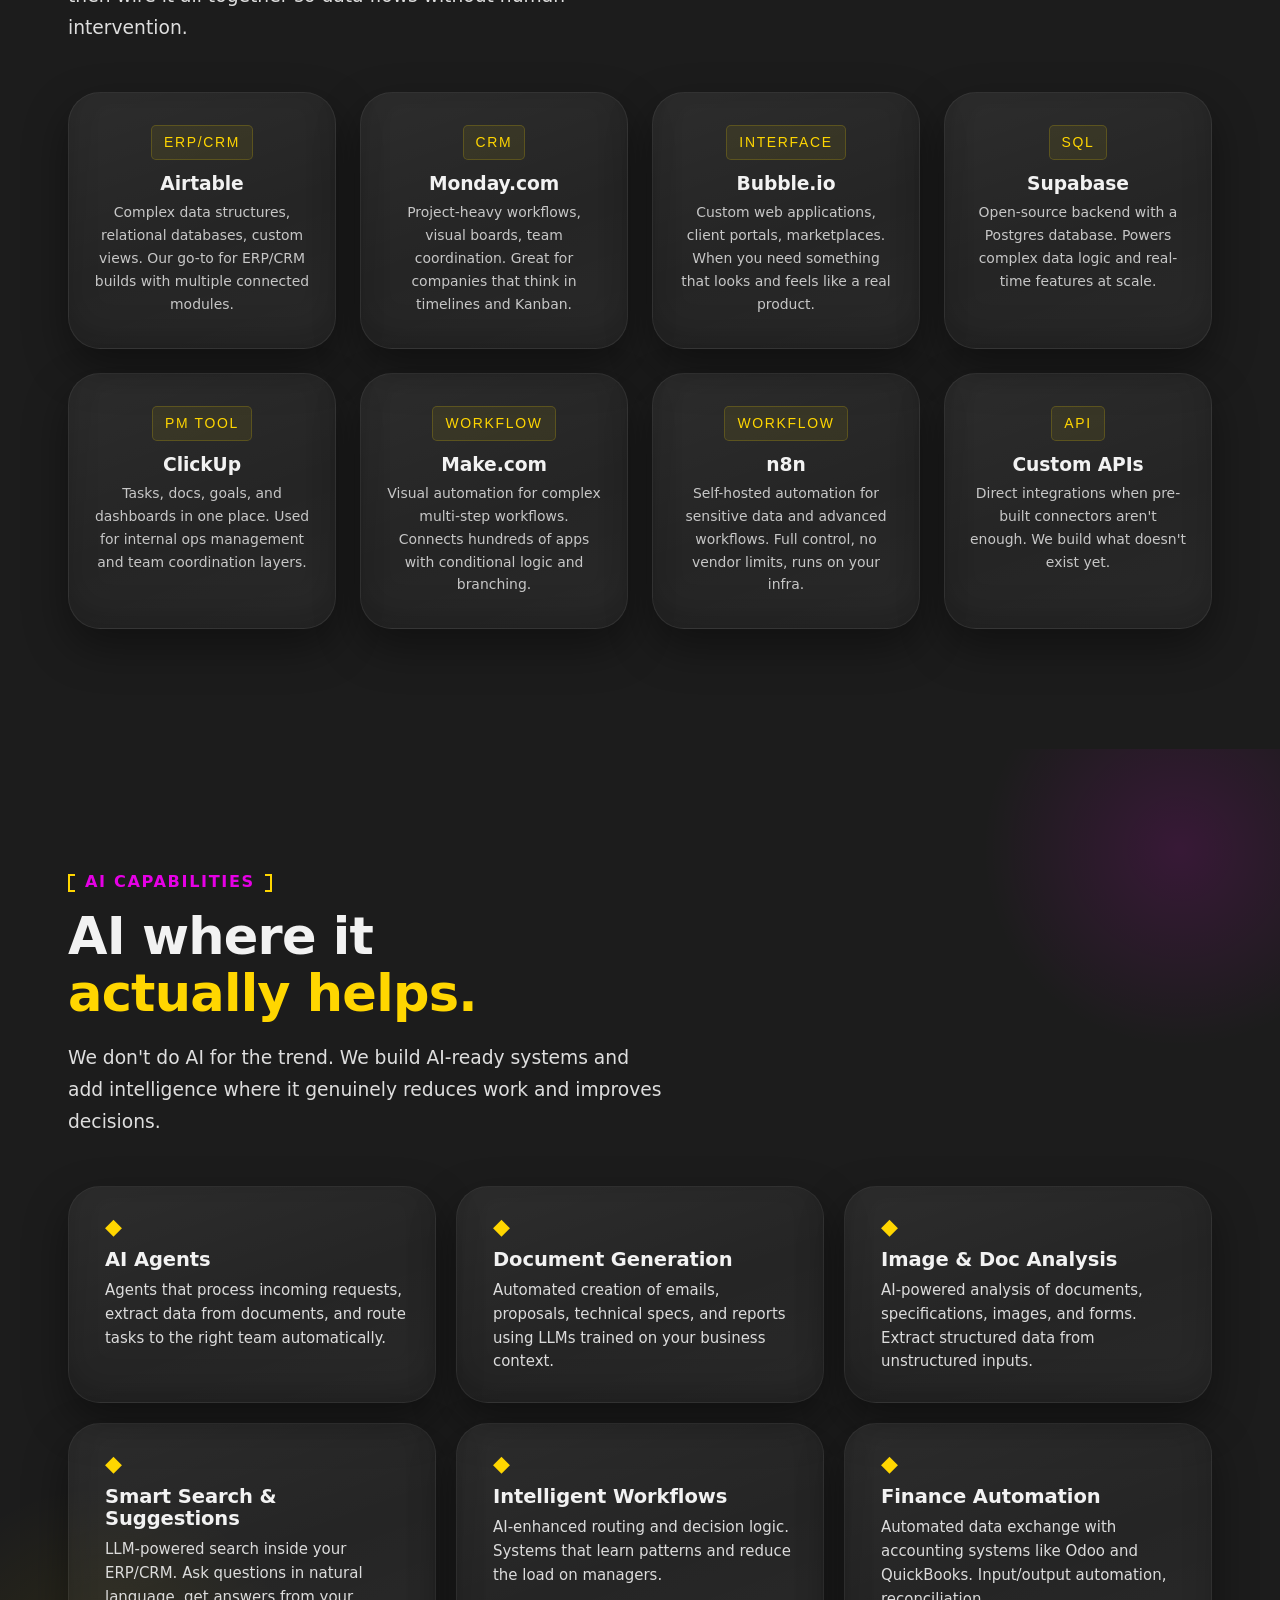
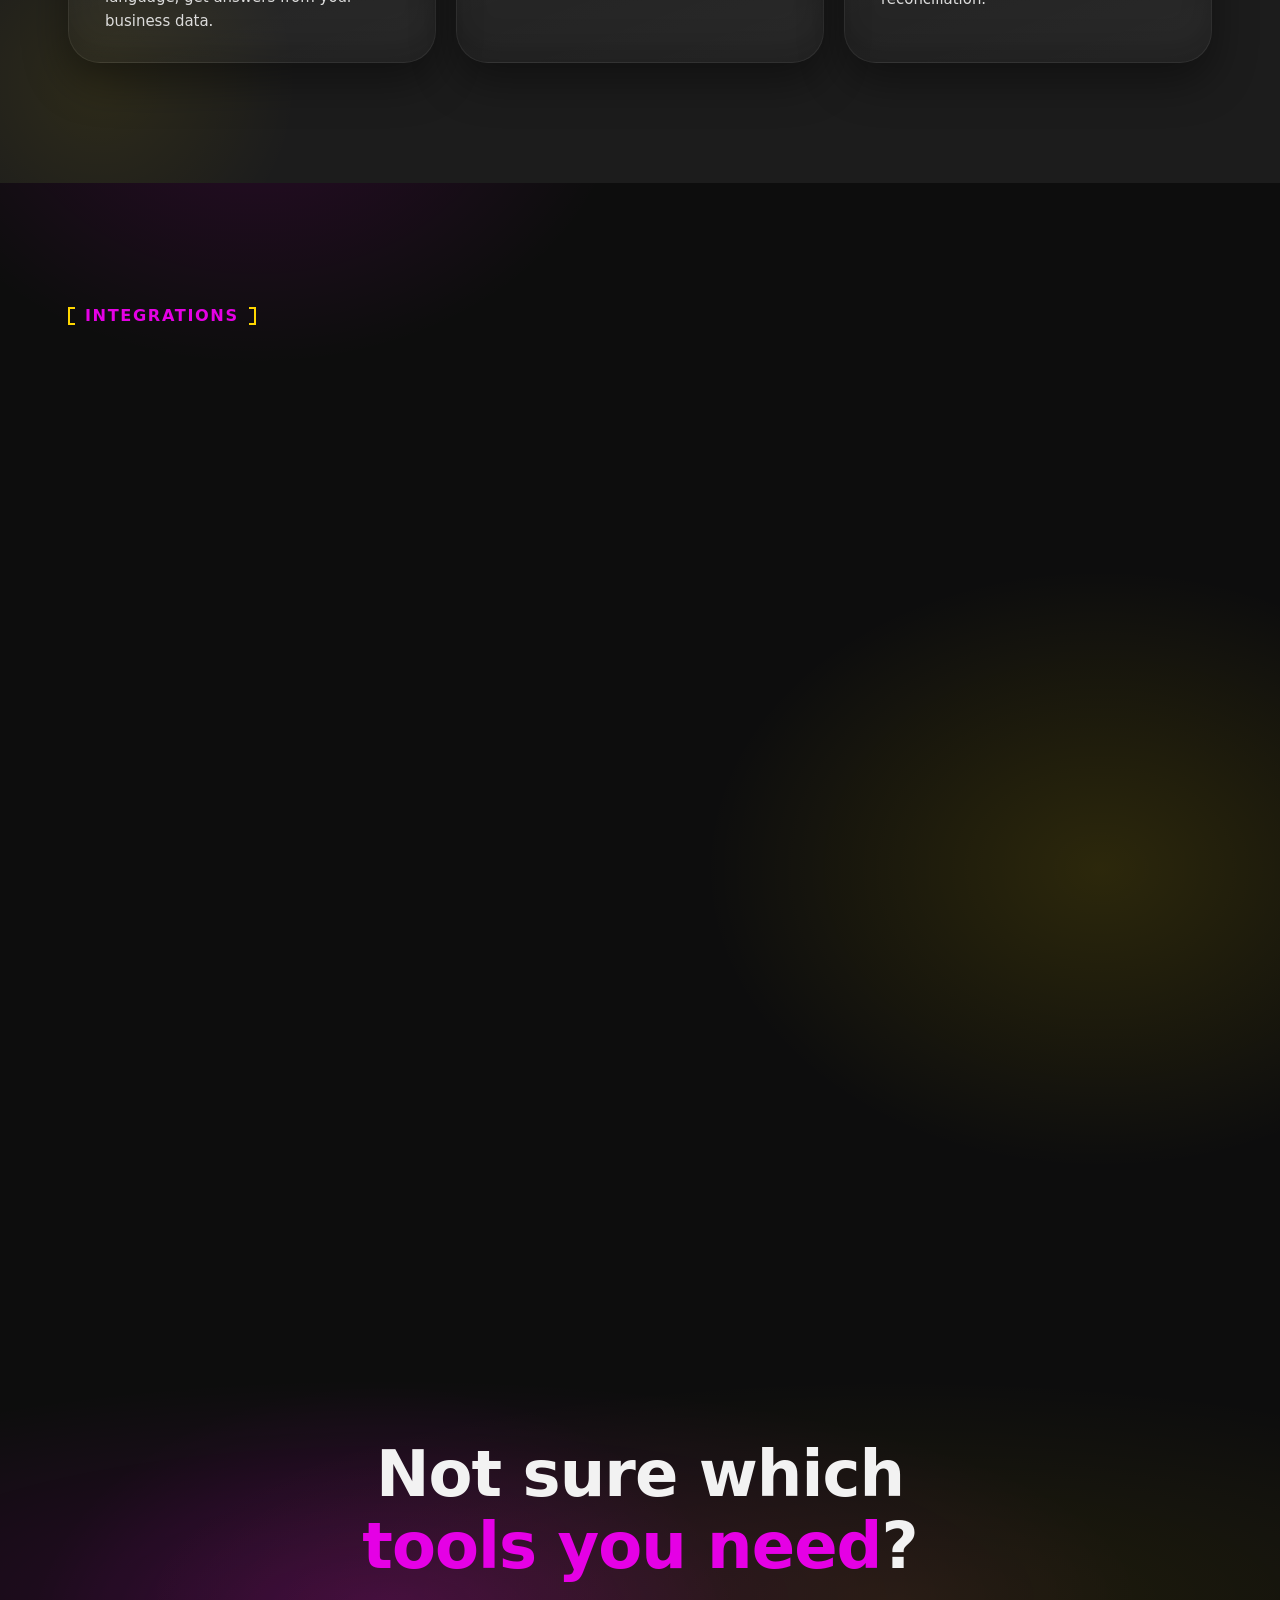
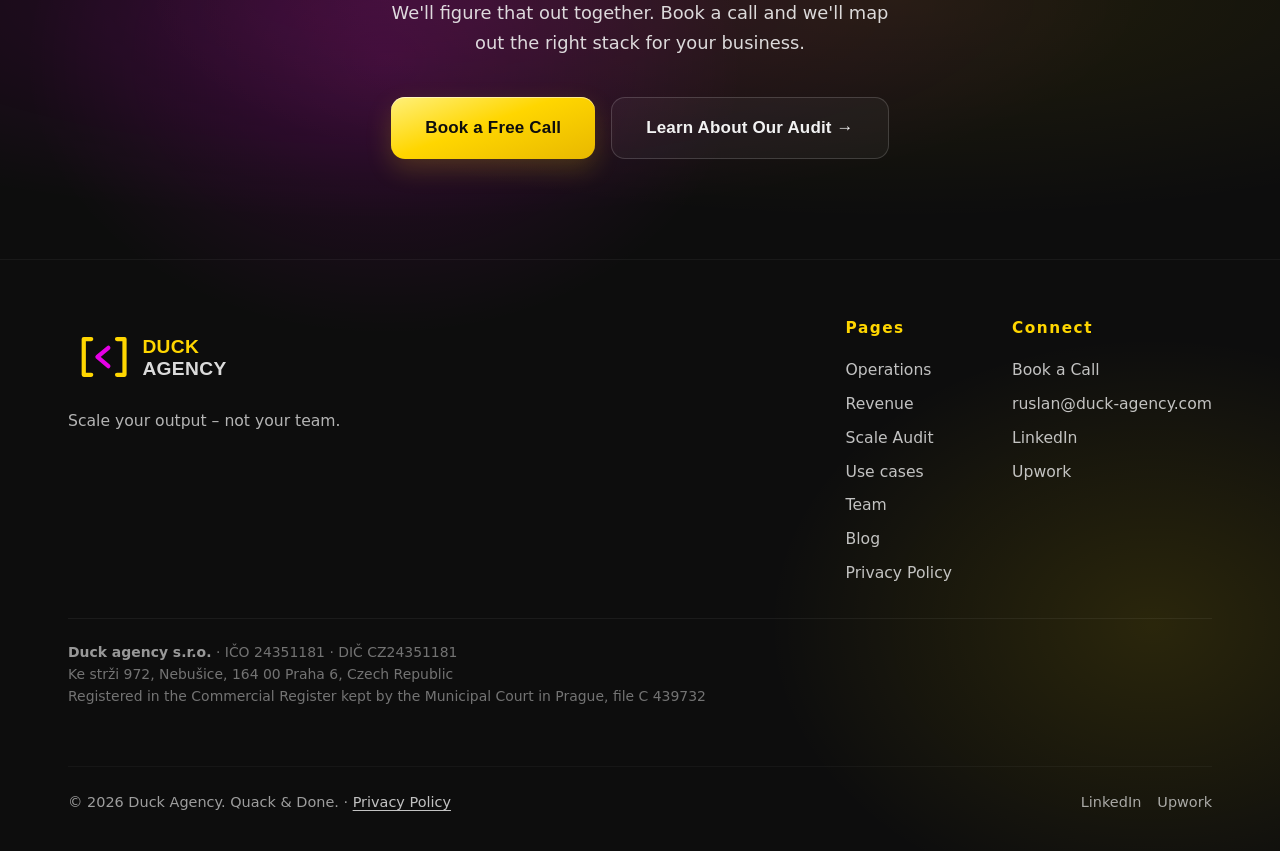
<file: tools-ai.html>
<!DOCTYPE html>
<html lang="en">
<head>
  <meta charset="UTF-8">
  <meta name="viewport" content="width=device-width, initial-scale=1.0">
  <title>AI &amp; Tools We Use – No-Code, Low-Code & AI Automation | Duck Agency</title>
  <meta name="description" content="No-code/low-code platforms, AI automation, and deep integrations. Bubble, Xano, Make, n8n, OpenAI and more. We pick the right tools for your business, not the other way around.">
  <meta name="keywords" content="no-code tools, low-code development, AI automation, Bubble, Xano, Make, n8n, business automation tools, AI integration">
  <meta name="robots" content="index, follow, max-image-preview:large, max-snippet:-1, max-video-preview:-1">
  <link rel="canonical" href="https://duck-agency.com/tools-ai">
  <link rel="icon" type="image/svg+xml" href="assets/icon-flat-small.svg">
  <link rel="icon" type="image/png" sizes="32x32" href="assets/favicon-32.png">
  <link rel="icon" type="image/png" sizes="16x16" href="assets/favicon-16.png">
  <link rel="apple-touch-icon" sizes="180x180" href="assets/apple-touch-icon-180.png">
  <link rel="manifest" href="site.webmanifest">
  <!-- Open Graph -->
  <meta property="og:type" content="website">
  <meta property="og:url" content="https://duck-agency.com/tools-ai">
  <meta property="og:site_name" content="Duck Agency">
  <meta property="og:title" content="Tools & AI We Use – No-Code, Low-Code & AI Automation | Duck Agency">
  <meta property="og:description" content="No-code/low-code platforms, AI automation, and deep integrations. We pick the right tools for your business, not the other way around.">
  <!-- Twitter Card -->
  <meta name="twitter:card" content="summary_large_image">
  <meta name="twitter:title" content="Tools & AI We Use | Duck Agency">
  <meta name="twitter:description" content="No-code/low-code platforms, AI automation, and deep integrations. We pick the right tools for your business, not the other way around.">
  <meta property="og:image" content="https://duck-agency.com/assets/og-image-1200x630.png">
  <meta name="twitter:image" content="https://duck-agency.com/assets/og-image-1200x630.png">
  <link rel="stylesheet" href="style.css">
  <link rel="stylesheet" href="duck-refresh.css">
  <!-- seo-extra -->
  <meta name="theme-color" content="#0D0D0D">
  <meta name="author" content="Duck Agency">
  <meta property="og:locale" content="en_US">
  <meta property="og:image:alt" content="Duck Agency — Quack &amp; Done">
  <meta name="twitter:image:alt" content="Duck Agency — Quack &amp; Done">
  <link rel="preconnect" href="https://api.fontshare.com" crossorigin>
  <link rel="stylesheet" href="https://api.fontshare.com/v2/css?f[]=involve@400,700&display=swap">

  <!-- seo-jsonld -->
  <script type="application/ld+json">
{"@context": "https://schema.org", "@type": "WebPage", "name": "AI & Tools We Use", "url": "https://duck-agency.com/tools-ai", "description": "No-code/low-code platforms, AI automation, and deep integrations. Bubble, Xano, Make, n8n, OpenAI and more. We pick the right tools for your business, not the other way around.", "isPartOf": {"@type": "WebSite", "name": "Duck Agency", "url": "https://duck-agency.com/"}, "publisher": {"@type": "Organization", "name": "Duck Agency", "url": "https://duck-agency.com/", "logo": "https://duck-agency.com/assets/og-image-1200x630.png"}}
  </script>
  <script type="application/ld+json">
{"@context": "https://schema.org", "@type": "BreadcrumbList", "itemListElement": [{"@type": "ListItem", "position": 1, "name": "Home", "item": "https://duck-agency.com/"}, {"@type": "ListItem", "position": 2, "name": "Tools & AI", "item": "https://duck-agency.com/tools-ai"}]}
  </script>
</head>
<body>
<svg style="position:absolute;width:0;height:0" aria-hidden="true">
  <filter id="duck-glass-refraction" primitiveUnits="objectBoundingBox">
    <feImage href="[data-uri]" x="0" y="0" width="1" height="1" preserveAspectRatio="none" result="map"/>
    <feGaussianBlur in="SourceGraphic" stdDeviation="0.006" result="blur"/>
    <feDisplacementMap in="blur" in2="map" scale="0.014" xChannelSelector="R" yChannelSelector="G"/>
  </filter>

  <!-- курсор: пропорции как в референсе (круг ~30px), поэтому scale=1 работает как задумано -->
  <filter id="duck-glass-cursor" primitiveUnits="objectBoundingBox">
    <feImage href="[data-uri]" x="0" y="0" width="1" height="1" preserveAspectRatio="none" result="cmap"/>
    <feGaussianBlur in="SourceGraphic" stdDeviation="0.02" result="cblur"/>
    <feDisplacementMap in="cblur" in2="cmap" scale="1" xChannelSelector="R" yChannelSelector="G"/>
  </filter>
</svg>

<!-- NAV -->
<nav class="nav">
  <div class="nav-inner">
    <a href="/" class="nav-logo"><img src="assets/logo-nav-white.svg" alt="Duck Agency" width="210" height="34"></a>
    <div class="nav-links">
      <a href="/operations">Operations</a>
      <a href="/revenue">Revenue</a>
      <a href="/scale-audit">Scale Audit</a>
      <a href="/use-cases">Results</a>
      <a href="/#team">Team</a>
    </div>
    <a href="https://calendly.com/ruslan-duck-agency/30min" target="_blank" rel="noopener" class="nav-cta"><span>Book a Call →</span></a>
    <button class="hamburger" aria-label="Menu"><span></span><span></span><span></span></button>
  </div>
</nav>
<div class="mobile-menu">
  <a href="/operations">Operations</a>
  <a href="/revenue">Revenue</a>
  <a href="/scale-audit">Scale Audit</a>
  <a href="/use-cases">Results</a>
  <a href="/#team">Team</a>
  <a href="https://calendly.com/ruslan-duck-agency/30min" target="_blank" rel="noopener" style="color:var(--yellow)">Book a Call →</a>
</div>

<!-- PAGE HEADER -->
<section class="page-header">
  <div class="container">
    <span class="section-eyebrow hero-enter">Technology</span>
    <h1 class="hero-enter">We pick the tools.<br><span class="yellow">You pick the results.</span></h1>
    <p class="section-sub hero-enter">We don't sell a platform. We select the right combination of tools for your specific operations. No-code speed, custom-code flexibility, AI where it matters.</p>
  </div>
</section>

<!-- PHILOSOPHY -->
<section class="section-pad" style="padding-top:40px">
  <div class="container">
    <div style="display:grid;grid-template-columns:1fr 1fr;gap:64px;align-items:center" class="tools-two-col">
      <div class="fade-in">
        <span class="section-eyebrow">Our Approach</span>
        <h2 class="section-title">Tools serve<br>the business.<br><span class="pink">Not the other<br>way around.</span></h2>
        <p class="section-sub" style="margin-bottom:24px">Most agencies sell one platform. We map your processes first – then pick what fits. Airtable or Supabase for data. Bubble for apps. Monday or ClickUp for operations. Make or n8n to wire it all together. You get what works, not what we prefer.</p>
        <p class="section-sub">The result: a system that fits like a glove, not a straitjacket.</p>
      </div>
      <div class="tools-mini-grid" style="display:grid;grid-template-columns:1fr 1fr;gap:16px">
        <div class="approach-card approach-card--yellow scale-in stagger-1">
          <div class="approach-label" style="color:var(--yellow)">FAST</div>
          <h4 style="color:var(--yellow);font-size:0.9rem;margin-bottom:6px">Fast Delivery</h4>
          <p style="font-size:0.8rem;color:rgba(239,239,239,0.8);margin:0">Days and weeks, not months</p>
        </div>
        <div class="approach-card approach-card--pink scale-in stagger-2">
          <div class="approach-label" style="color:var(--pink)">FLEX</div>
          <h4 style="color:var(--pink);font-size:0.9rem;margin-bottom:6px">Easy to Change</h4>
          <p style="font-size:0.8rem;color:rgba(239,239,239,0.8);margin:0">Critical fixes in hours</p>
        </div>
        <div class="approach-card approach-card--yellow scale-in stagger-3">
          <div class="approach-label" style="color:var(--yellow)">OPEN</div>
          <h4 style="color:var(--yellow);font-size:0.9rem;margin-bottom:6px">No Vendor Lock-in</h4>
          <p style="font-size:0.8rem;color:rgba(239,239,239,0.8);margin:0">Open platforms, your data</p>
        </div>
        <div class="approach-card approach-card--pink scale-in stagger-4">
          <div class="approach-label" style="color:var(--pink)">SCALE</div>
          <h4 style="color:var(--pink);font-size:0.9rem;margin-bottom:6px">Scalable</h4>
          <p style="font-size:0.8rem;color:rgba(239,239,239,0.8);margin:0">Grows with your business</p>
        </div>
      </div>
    </div>
  </div>
</section>

<!-- PLATFORMS & AUTOMATION -->
<section class="section-pad" style="background:var(--grey)">
  <div class="container">
    <span class="section-eyebrow fade-in">Platforms & Automation</span>
    <h2 class="section-title fade-in">The full stack<br>we build with</h2>
    <p class="section-sub fade-in" style="margin-bottom:48px">Each tool has a job. We match the right one to your use case – then wire it all together so data flows without human intervention.</p>

    <div class="tools-showcase">
      <div class="tool-card fade-in stagger-1">
        <div class="tool-icon">ERP/CRM</div>
        <h4>Airtable</h4>
        <p>Complex data structures, relational databases, custom views. Our go-to for ERP/CRM builds with multiple connected modules.</p>
      </div>
      <div class="tool-card fade-in stagger-2">
        <div class="tool-icon">CRM</div>
        <h4>Monday.com</h4>
        <p>Project-heavy workflows, visual boards, team coordination. Great for companies that think in timelines and Kanban.</p>
      </div>
      <div class="tool-card fade-in stagger-3">
        <div class="tool-icon">INTERFACE</div>
        <h4>Bubble.io</h4>
        <p>Custom web applications, client portals, marketplaces. When you need something that looks and feels like a real product.</p>
      </div>
      <div class="tool-card fade-in stagger-4">
        <div class="tool-icon">SQL</div>
        <h4>Supabase</h4>
        <p>Open-source backend with a Postgres database. Powers complex data logic and real-time features at scale.</p>
      </div>
      <div class="tool-card fade-in stagger-1">
        <div class="tool-icon">PM TOOL</div>
        <h4>ClickUp</h4>
        <p>Tasks, docs, goals, and dashboards in one place. Used for internal ops management and team coordination layers.</p>
      </div>
      <div class="tool-card fade-in stagger-2">
        <div class="tool-icon">WORKFLOW</div>
        <h4>Make.com</h4>
        <p>Visual automation for complex multi-step workflows. Connects hundreds of apps with conditional logic and branching.</p>
      </div>
      <div class="tool-card fade-in stagger-3">
        <div class="tool-icon">WORKFLOW</div>
        <h4>n8n</h4>
        <p>Self-hosted automation for sensitive data and advanced workflows. Full control, no vendor limits, runs on your infra.</p>
      </div>
      <div class="tool-card fade-in stagger-4">
        <div class="tool-icon">API</div>
        <h4>Custom APIs</h4>
        <p>Direct integrations when pre-built connectors aren't enough. We build what doesn't exist yet.</p>
      </div>
    </div>
  </div>
</section>

<!-- AI SECTION -->
<section class="section-pad" style="background:var(--grey);position:relative;overflow:hidden">
  <div style="position:absolute;top:-100px;right:-100px;width:400px;height:400px;background:radial-gradient(circle,rgba(255,0,245,0.12),transparent 70%);pointer-events:none"></div>
  <div style="position:absolute;bottom:-100px;left:-100px;width:400px;height:400px;background:radial-gradient(circle,rgba(255,220,0,0.08),transparent 70%);pointer-events:none"></div>
  <div class="container">
    <span class="section-eyebrow fade-in">AI Capabilities</span>
    <h2 class="section-title fade-in">AI where it<br><span class="yellow">actually helps.</span></h2>
    <p class="section-sub fade-in" style="margin-bottom:48px">We don't do AI for the trend. We build AI-ready systems and add intelligence where it genuinely reduces work and improves decisions.</p>

    <div class="pain-grid">
      <div class="pain-card fade-in stagger-1">
        <div class="icon">◆</div>
        <h4>AI Agents</h4>
        <p>Agents that process incoming requests, extract data from documents, and route tasks to the right team automatically.</p>
      </div>
      <div class="pain-card fade-in stagger-2">
        <div class="icon">◆</div>
        <h4>Document Generation</h4>
        <p>Automated creation of emails, proposals, technical specs, and reports using LLMs trained on your business context.</p>
      </div>
      <div class="pain-card fade-in stagger-3">
        <div class="icon">◆</div>
        <h4>Image & Doc Analysis</h4>
        <p>AI-powered analysis of documents, specifications, images, and forms. Extract structured data from unstructured inputs.</p>
      </div>
      <div class="pain-card fade-in stagger-4">
        <div class="icon">◆</div>
        <h4>Smart Search & Suggestions</h4>
        <p>LLM-powered search inside your ERP/CRM. Ask questions in natural language, get answers from your business data.</p>
      </div>
      <div class="pain-card fade-in stagger-5">
        <div class="icon">◆</div>
        <h4>Intelligent Workflows</h4>
        <p>AI-enhanced routing and decision logic. Systems that learn patterns and reduce the load on managers.</p>
      </div>
      <div class="pain-card fade-in stagger-6">
        <div class="icon">◆</div>
        <h4>Finance Automation</h4>
        <p>Automated data exchange with accounting systems like Odoo and QuickBooks. Input/output automation, reconciliation.</p>
      </div>
    </div>
  </div>
</section>

<!-- INTEGRATIONS -->
<section class="section-pad">
  <div class="container">
    <span class="section-eyebrow fade-in">Integrations</span>
    <h2 class="section-title fade-in">Plays well<br>with others</h2>
    <p class="section-sub fade-in" style="margin-bottom:48px">We connect your new system to the tools you already use. No rip-and-replace. Everything talks to everything.</p>

    <div class="mini-cases-grid">
      <div class="mini-case fade-in stagger-1">
        <div class="type">Accounting</div>
        <h4>QuickBooks, Odoo, Xero, FreshBooks, Wave</h4>
      </div>
      <div class="mini-case fade-in stagger-2">
        <div class="type">E-Commerce</div>
        <h4>Shopify, WooCommerce, ShopStation, BigCommerce, Amazon</h4>
      </div>
      <div class="mini-case fade-in stagger-3">
        <div class="type">Communication</div>
        <h4>Slack, Telegram, WhatsApp, Email, Discord, MS Teams</h4>
      </div>
      <div class="mini-case fade-in stagger-4">
        <div class="type">Payments</div>
        <h4>Stripe, PayPal, Revolut, Square, Klarna</h4>
      </div>
      <div class="mini-case fade-in stagger-5">
        <div class="type">Website</div>
        <h4>Webflow, WordPress, Wix, Squarespace, Framer</h4>
      </div>
      <div class="mini-case fade-in stagger-6">
        <div class="type">Storage & Files</div>
        <h4>Google Drive, Dropbox, AWS S3, OneDrive, Box</h4>
      </div>
      <div class="mini-case fade-in stagger-1">
        <div class="type">Marketing</div>
        <h4>HubSpot, Mailchimp, ActiveCampaign, Klaviyo, Brevo</h4>
      </div>
      <div class="mini-case fade-in stagger-2">
        <div class="type">CRM</div>
        <h4>Salesforce, Pipedrive, Zoho, Close, Copper</h4>
      </div>
      <div class="mini-case fade-in stagger-3">
        <div class="type">Calendars</div>
        <h4>Google Calendar, Calendly, Outlook, Cal.com</h4>
      </div>
      <div class="mini-case fade-in stagger-4">
        <div class="type">Documents</div>
        <h4>Google Docs, DocuSign, Notion, PandaDoc</h4>
      </div>
      <div class="mini-case fade-in stagger-5">
        <div class="type">AI Models</div>
        <h4>OpenAI, Claude, Gemini, Mistral, LLaMA</h4>
      </div>
      <div class="mini-case fade-in stagger-6">
        <div class="type">Analytics</div>
        <h4>Google Analytics, Looker Studio, Mixpanel, Amplitude</h4>
      </div>
      <div class="mini-case fade-in stagger-1">
        <div class="type">HR & Hiring</div>
        <h4>Workable, LinkedIn, BambooHR, Greenhouse</h4>
      </div>
      <div class="mini-case fade-in stagger-2">
        <div class="type">Shipping</div>
        <h4>ShipStation, EasyPost, DHL, FedEx, UPS</h4>
      </div>
      <div class="mini-case fade-in stagger-3">
        <div class="type">Custom</div>
        <h4>Any REST API / Webhook</h4>
      </div>
    </div>
  </div>
</section>

<!-- CTA -->
<section class="cta-section">
  <div class="container">
    <h2 class="fade-in">Not sure which<br><span class="pink">tools you need</span>?</h2>
    <p class="fade-in">We'll figure that out together. Book a call and we'll map out the right stack for your business.</p>
    <div class="cta-actions fade-in">
      <a href="https://calendly.com/ruslan-duck-agency/30min" target="_blank" rel="noopener" class="btn btn-primary">Book a Free Call</a>
      <a href="/scale-audit" class="btn btn-secondary">Learn About Our Audit →</a>
    </div>
  </div>
</section>

<!-- FOOTER -->
<footer class="footer">
  <div class="container">
    <div class="footer-inner">
      <div class="footer-brand">
        <img src="assets/logo-footer-2lines.svg" alt="Duck Agency">
        <p>Scale your output – not your team.</p>
      </div>
      <div class="footer-links">
        <div class="footer-col">
          <h4>Pages</h4>
          <a href="/operations">Operations</a>
          <a href="/revenue">Revenue</a>
          <a href="/scale-audit">Scale Audit</a>
          <a href="/use-cases">Use cases</a>
          <a href="/#team">Team</a>
          <a href="/blog">Blog</a>
          <a href="/privacy-policy">Privacy Policy</a>
        </div>
        <div class="footer-col">
          <h4>Connect</h4>
          <a href="https://calendly.com/ruslan-duck-agency/30min" target="_blank">Book a Call</a>
          <a href="mailto:ruslan@duck-agency.com">ruslan@duck-agency.com</a>
          <a href="https://www.linkedin.com/in/ruslan-idrysov-duck-agency/" target="_blank">LinkedIn</a>
          <a href="https://www.upwork.com/freelancers/~01691c71b40f955a52" target="_blank">Upwork</a>
        </div>
      </div>
    </div>
    <div class="footer-legal">
      <p><strong>Duck agency s.r.o.</strong> &middot; IČO 24351181 &middot; DIČ CZ24351181</p>
      <p>Ke strži 972, Nebušice, 164 00 Praha 6, Czech Republic</p>
      <p>Registered in the Commercial Register kept by the Municipal Court in Prague, file C 439732</p>
    </div>
    <div class="footer-bottom">
      <p>&copy; 2026 Duck Agency. Quack &amp; Done. &middot; <a href="/privacy-policy">Privacy Policy</a></p>
      <div class="footer-socials">
        <a href="https://www.linkedin.com/in/ruslan-idrysov-duck-agency/" target="_blank">LinkedIn</a>
        <a href="https://www.upwork.com/freelancers/~01691c71b40f955a52" target="_blank">Upwork</a>
      </div>
    </div>
  </div>
</footer>

<style>
  .approach-card {
    background: var(--grey);
    border-radius: var(--radius-sm);
    padding: 28px 24px;
    border: 1px solid rgba(255,255,255,0.04);
    text-align: center;
    transition: transform 0.25s ease, box-shadow 0.25s ease, border-color 0.25s ease;
    cursor: default;
  }
  .approach-card:hover {
    transform: translateY(-4px) scale(1.02);
  }
  .approach-card--yellow:hover {
    border-color: rgba(255,220,0,0.3);
    box-shadow: 0 8px 32px rgba(255,220,0,0.12);
  }
  .approach-card--pink:hover {
    border-color: rgba(255,0,245,0.3);
    box-shadow: 0 8px 32px rgba(255,0,245,0.12);
  }
  .approach-label {
    font-family: 'Involve', sans-serif;
    font-size: 1.1rem;
    letter-spacing: 0.15em;
    margin-bottom: 10px;
  }
  @media (max-width: 768px) {
    .tools-two-col { grid-template-columns: 1fr !important; gap: 32px !important; }
  }
  @media (max-width: 480px) {
    .tools-mini-grid { grid-template-columns: 1fr !important; }
  }
</style>
<script src="main.js"></script>
</body>
</html>
</file>
<file: style.css>
/* ═══════════════════════════════════════════
   DUCK AGENCY — Global Styles
   Colors: #161616 #202020 #FFDC00 #FF00F5 #EFEFEF
   Fonts: Involve (single family)
   ═══════════════════════════════════════════ */

/* Шрифт больше НЕ подключается через @import: браузер обязан сначала скачать
   и распарсить style.css, только потом запросить CSS шрифта, и лишь потом сам
   файл шрифта — три последовательных round-trip'а, всё это время рендер стоит.
   Теперь <link> лежит прямо в <head> каждой страницы и грузится параллельно. */

/* ── Reset & Variables ── */
*, *::before, *::after { margin: 0; padding: 0; box-sizing: border-box; }

:root {
  --black: #161616;
  --grey: #202020;
  --yellow: #FFDC00;
  --pink: #FF00F5;
  --white: #EFEFEF;
  --pink-soft: rgba(255, 0, 245, 0.15);
  --yellow-soft: rgba(255, 220, 0, 0.1);
  --pink-glow: rgba(255, 0, 245, 0.3);
  --yellow-glow: rgba(255, 220, 0, 0.25);
  --radius: 16px;
  --radius-sm: 10px;
  --transition: cubic-bezier(0.22, 1, 0.36, 1);
  --spring: cubic-bezier(0.34, 1.56, 0.64, 1);
}

html {
  scroll-behavior: smooth;
  font-size: 17px;
  -webkit-font-smoothing: antialiased;
  -moz-osx-font-smoothing: grayscale;
}

body {
  font-family: 'Involve', 'Segoe UI', system-ui, sans-serif;
  font-weight: 400;
  color: var(--white);
  background: var(--black);
  line-height: 1.65;
  overflow-x: hidden;
}

/* Grid texture overlay removed */
body::before { content: none; }

img { max-width: 100%; height: auto; display: block; }
a { color: inherit; text-decoration: none; }
button { font-family: inherit; cursor: pointer; border: none; background: none; }

/* ── Typography ── */
h1, h2, h3, h4, .display, .nav-logo-text {
  font-family: 'Involve', system-ui, sans-serif;
  font-weight: 700;
  line-height: 1.12;
  letter-spacing: -0.015em;
}

h1 { font-size: clamp(2.6rem, 6vw, 4.6rem); }
h2 { font-size: clamp(2rem, 4vw, 3rem); }
h3 { font-size: clamp(1.3rem, 2.3vw, 1.65rem); letter-spacing: -0.01em; }
h4 { font-size: clamp(1.05rem, 1.5vw, 1.25rem); letter-spacing: -0.005em; }

.section-eyebrow {
  font-size: 0.85rem;
  letter-spacing: 0.25em;
  text-transform: uppercase;
  color: var(--yellow);
  margin-bottom: 12px;
  display: inline-block;
  position: relative;
}

.section-eyebrow::before {
  content: '';
  position: absolute;
  left: -24px;
  top: 50%;
  width: 14px;
  height: 2px;
  background: var(--pink);
  transform: translateY(-50%);
}

.section-title { color: var(--white); margin-bottom: 20px; }
.section-sub {
  color: rgba(239,239,239,0.92);
  font-size: 1.05rem;
  max-width: 600px;
  line-height: 1.7;
}

.yellow { color: var(--yellow); }
.pink { color: var(--pink); }
.white { color: var(--white); }

/* ── Layout ── */
.container {
  max-width: 1240px;
  margin: 0 auto;
  padding: 0 48px;
  position: relative;
  z-index: 1;
}

.section-pad { padding: 120px 0; }

/* ══════════════════════════════════════
   NAVIGATION
   ══════════════════════════════════════ */
.nav {
  position: fixed;
  top: 0;
  left: 0;
  width: 100%;
  z-index: 100;
  padding: 0 48px;
  height: 72px;
  display: flex;
  align-items: center;
  background: rgba(22,22,22,0.7);
  backdrop-filter: blur(20px);
  -webkit-backdrop-filter: blur(20px);
  border-bottom: 1px solid rgba(255,255,255,0.04);
  transition: all 0.4s var(--transition);
}

.nav.scrolled {
  background: rgba(22,22,22,0.92);
  border-bottom-color: rgba(255,220,0,0.08);
}

.nav-inner {
  max-width: 1240px;
  width: 100%;
  margin: 0 auto;
  display: flex;
  align-items: center;
  justify-content: space-between;
}

.nav-logo {
  display: flex;
  align-items: center;
  gap: 10px;
  text-decoration: none;
}

.nav-logo img {
  height: 36px;
  width: auto;
  max-width: 180px;
  transition: transform 0.3s var(--spring);
}

.nav-logo:hover img { transform: scale(1.08) rotate(-3deg); }

.nav-logo-text {
  font-size: 1.65rem;
  letter-spacing: 0.06em;
  color: var(--yellow);
  transition: transform 0.3s var(--spring);
  line-height: 1;
}
.nav-logo-text .logo-word { color: var(--white); opacity: 0.85; }
.nav-logo:hover .nav-logo-text { transform: scale(1.05) rotate(-2deg); display: inline-block; }
.footer-brand .nav-logo-text { font-size: 1.5rem; display: block; margin-bottom: 14px; }

.nav-links {
  display: flex;
  align-items: center;
  gap: 32px;
}

.nav-links a {
  font-family: 'Involve', sans-serif;
  font-size: 0.88rem;
  font-weight: 400;
  color: rgba(239,239,239,0.92);
  letter-spacing: 0.03em;
  transition: color 0.3s, transform 0.3s;
  position: relative;
}

.nav-links a::after {
  content: '';
  position: absolute;
  bottom: -4px;
  left: 0;
  width: 100%;
  height: 2px;
  background: linear-gradient(90deg, var(--yellow), var(--pink));
  transform: scaleX(0);
  transform-origin: right;
  transition: transform 0.4s var(--transition);
}

.nav-links a:hover,
.nav-links a.active {
  color: var(--white);
}

.nav-links a:hover::after,
.nav-links a.active::after {
  transform: scaleX(1);
  transform-origin: left;
}

.nav-cta {
  font-family: 'Involve', sans-serif;
  font-size: 0.95rem;
  letter-spacing: 0.12em;
  padding: 10px 24px;
  border: 1px solid var(--yellow);
  color: var(--yellow);
  border-radius: 6px;
  transition: all 0.3s var(--transition);
  position: relative;
  overflow: hidden;
}

.nav-cta::before {
  content: '';
  position: absolute;
  top: 0; right: 0; bottom: 0; left: 0;
  background: var(--yellow);
  transform: translateY(100%);
  transition: transform 0.4s var(--transition);
}

.nav-cta span { position: relative; z-index: 1; }

.nav-cta:hover {
  color: var(--black);
}

.nav-cta:hover::before { transform: translateY(0); }

/* Hamburger */
.hamburger {
  display: none;
  flex-direction: column;
  gap: 6px;
  padding: 8px;
  z-index: 200;
}

.hamburger span {
  display: block;
  width: 26px;
  height: 2px;
  background: var(--white);
  transition: all 0.3s var(--transition);
  transform-origin: center;
}

.hamburger.open span:nth-child(1) { transform: translateY(8px) rotate(45deg); }
.hamburger.open span:nth-child(2) { opacity: 0; }
.hamburger.open span:nth-child(3) { transform: translateY(-8px) rotate(-45deg); }

.mobile-menu {
  display: none;
  position: fixed;
  top: 0; right: 0; bottom: 0; left: 0;
  background: rgba(22,22,22,0.97);
  -webkit-backdrop-filter: blur(30px);
  backdrop-filter: blur(30px);
  z-index: 150;
  flex-direction: column;
  align-items: center;
  justify-content: center;
  gap: 36px;
  opacity: 0;
  transition: opacity 0.4s var(--transition);
}

.mobile-menu.open { display: flex; opacity: 1; }

.mobile-menu a {
  font-family: 'Involve', sans-serif;
  font-size: 2.2rem;
  letter-spacing: 0.08em;
  color: var(--white);
  transition: color 0.3s;
}

.mobile-menu a:hover { color: var(--yellow); }
.mobile-menu a.active { color: var(--pink); }


/* ══════════════════════════════════════
   BUTTONS
   ══════════════════════════════════════ */
.btn {
  display: inline-flex;
  align-items: center;
  gap: 8px;
  font-family: 'Involve', sans-serif;
  font-weight: 700;
  font-size: 1rem;
  letter-spacing: 0.01em;
  padding: 16px 34px;
  border-radius: 8px;
  transition: all 0.4s var(--transition);
  position: relative;
  overflow: hidden;
}

.btn::after {
  content: '';
  position: absolute;
  top: 0;
  left: -100%;
  width: 100%;
  height: 100%;
  background: linear-gradient(90deg, transparent, rgba(255,255,255,0.15), transparent);
  transition: left 0.5s;
}

.btn:hover::after { left: 100%; }

.btn-primary {
  background: var(--yellow);
  color: var(--black);
  border: 2px solid var(--yellow);
}

.btn-primary:hover {
  transform: translateY(-3px);
  box-shadow: 0 8px 30px var(--yellow-glow), 0 0 60px rgba(255,220,0,0.15);
}

.btn-secondary {
  background: transparent;
  color: var(--white);
  border: 1px solid rgba(239,239,239,0.42);
}

.btn-secondary:hover {
  border-color: var(--pink);
  color: var(--pink);
  transform: translateY(-3px);
  box-shadow: 0 8px 30px rgba(255,0,245,0.15);
}

.btn-pink {
  background: var(--pink);
  color: var(--white);
  border: 2px solid var(--pink);
}

.btn-pink:hover {
  transform: translateY(-3px);
  box-shadow: 0 8px 30px var(--pink-glow), 0 0 60px rgba(255,0,245,0.15);
}

.btn-ghost {
  background: transparent;
  color: var(--yellow);
  border: 1px solid rgba(255,220,0,0.3);
  padding: 12px 24px;
  font-size: 0.95rem;
}

.btn-ghost:hover {
  background: rgba(255,220,0,0.08);
  border-color: var(--yellow);
}


/* ══════════════════════════════════════
   CARDS
   ══════════════════════════════════════ */
.card {
  background: var(--grey);
  border: 1px solid rgba(255,255,255,0.05);
  border-radius: var(--radius);
  padding: 36px;
  transition: all 0.4s var(--transition);
  position: relative;
  overflow: hidden;
}

.card::before {
  content: '';
  position: absolute;
  top: 0;
  left: 0;
  right: 0;
  height: 3px;
  background: linear-gradient(90deg, var(--yellow), var(--pink));
  transform: scaleX(0);
  transform-origin: left;
  transition: transform 0.5s var(--transition);
}

.card:hover {
  transform: translateY(-6px);
  border-color: rgba(255,0,245,0.15);
  box-shadow: 0 16px 60px rgba(0,0,0,0.4), 0 0 40px rgba(255,0,245,0.05);
}

.card:hover::before { transform: scaleX(1); }

.card-label {
  font-family: 'Involve', sans-serif;
  font-size: 0.75rem;
  letter-spacing: 0.2em;
  text-transform: uppercase;
  color: var(--pink);
  margin-bottom: 12px;
}

.card h3 { margin-bottom: 12px; }

.card p {
  color: rgba(239,239,239,0.96);
  font-size: 0.95rem;
  line-height: 1.65;
}


/* ══════════════════════════════════════
   HERO (shared base)
   ══════════════════════════════════════ */
.hero {
  min-height: 100vh;
  display: flex;
  position: relative;
  overflow: hidden;
  padding: 120px 0 56px;
}

/* plain flex column with flex-basis:0% on hero-main: this is the classic
   cross-browser-safe way to say "grow to fill leftover space, but never
   shrink below your own content's height" — a nested grid-row + flex-stretch
   combo turned out to not center reliably in Safari/iOS, this does. */
.hero .container { position: relative; z-index: 2; display: flex; flex-direction: column; row-gap: 24px; }
/* align-items здесь НЕЛЬЗЯ ставить в flex-start: это включает shrink-to-fit
   для ВСЕХ детей, и текстовые блоки (h1, .hero-sub) могут посчитать себе
   ширину по max-content — то есть по длине неразорванной строки. На мобильном
   заголовок переставал переноситься и уезжал за правый край экрана.
   Дефолтный stretch даёт детям полную ширину и корректный перенос,
   а «пилюлю» бейджа ужимаем точечно через align-self ниже. */
.hero .container .hero-main { flex: 1 1 0%; display: flex; flex-direction: column; justify-content: center; }
.hero .container .hero-main > .hero-badge { align-self: flex-start; }
.hero .container .reveal-on-scroll { flex: 0 0 auto; }

.hero-badge {
  display: inline-flex;
  align-items: center;
  gap: 9px;
  font-family: 'Involve', sans-serif;
  font-size: 0.92rem;
  font-weight: 500;
  letter-spacing: 0.01em;
  color: rgba(239,239,239,0.9);
  margin-bottom: 28px;
  padding: 9px 20px;
  border: 1px solid rgba(255,220,0,0.22);
  border-radius: 100px;
  background: linear-gradient(90deg, rgba(255,220,0,0.1), rgba(255,255,255,0.03));
  -webkit-backdrop-filter: blur(8px);
  backdrop-filter: blur(8px);
}

.hero-badge .spark {
  color: var(--yellow);
  font-size: 1rem;
  line-height: 1;
}

.hero h1 { margin-bottom: 24px; font-size: clamp(2rem, 3.8vw, 3.1rem); max-width: 70%; }

@media (max-width: 768px) {
  .hero h1 { max-width: none; margin-bottom: 18px; }
  .hero-badge { padding: 7px 16px; font-size: 0.82rem; margin-bottom: 20px; }
  .hero-sub { margin-bottom: 26px; }
  .hero-actions { gap: 10px; }
  .hero-actions .btn { padding: 12px 10px; font-size: 0.85rem; line-height: 1.25; gap: 4px; }
  .hero .container { row-gap: 12px; }
}

.hero-sub {
  font-size: 1.15rem;
  color: rgba(239,239,239,0.96);
  max-width: 680px;
  line-height: 1.75;
  margin-bottom: 40px;
}

.hero-actions {
  display: flex;
  gap: 16px;
  flex-wrap: wrap;
}

/* Hero background effects */
.hero-bg {
  position: absolute;
  top: 0; right: 0; bottom: 0; left: 0;
  height: 100vh;
  z-index: 0;
}

.hero-blob {
  position: absolute;
  border-radius: 50%;
  filter: blur(100px);
  opacity: 0.4;
  animation: float-blob 12s ease-in-out infinite alternate;
}

.hero-blob-1 {
  width: 500px;
  height: 500px;
  background: var(--pink);
  top: -10%;
  right: -5%;
  opacity: 0.12;
}

.hero-blob-2 {
  width: 600px;
  height: 600px;
  background: var(--yellow);
  bottom: 0%;
  left: -10%;
  opacity: 0.055;
  filter: blur(160px);
}

.hero-blob-3 {
  width: 300px;
  height: 300px;
  background: var(--pink);
  bottom: 20%;
  right: 25%;
  opacity: 0.06;
  animation-delay: -4s;
}

@keyframes float-blob {
  0% { transform: translate(0, 0) scale(1); }
  100% { transform: translate(30px, -40px) scale(1.15); }
}

/* Hero bottom fade removed — kept seamless with the section below */
.hero::after { content: none; }

/* Particles */
.particles {
  position: absolute;
  top: 0; right: 0; bottom: 0; left: 0;
  height: 100vh;
  z-index: 1;
}

.particle {
  position: absolute;
  width: 3px;
  height: 3px;
  border-radius: 50%;
  opacity: 0;
}

@-webkit-keyframes rise {
  0% { opacity: 0; -webkit-transform: translateY(800px) scale(0); transform: translateY(800px) scale(0); }
  10% { opacity: 0.8; }
  90% { opacity: 0.3; }
  100% { opacity: 0; -webkit-transform: translateY(-80px) scale(1); transform: translateY(-80px) scale(1); }
}
@keyframes rise {
  0% { opacity: 0; transform: translateY(800px) scale(0); }
  10% { opacity: 0.8; }
  90% { opacity: 0.3; }
  100% { opacity: 0; transform: translateY(-80px) scale(1); }
}

/* Automation glyph particles */
.glyph-particle {
  position: absolute;
  font-family: 'Involve', monospace;
  font-size: 0.65rem;
  letter-spacing: 0.08em;
  opacity: 0;
  pointer-events: none;
  user-select: none;
  z-index: 1;
}

@-webkit-keyframes glyph-rise {
  0%   { opacity: 0; -webkit-transform: translateY(80px); transform: translateY(80px); }
  12%  { opacity: 1; }
  85%  { opacity: 0.2; }
  100% { opacity: 0; -webkit-transform: translateY(-100px); transform: translateY(-100px); }
}
@keyframes glyph-rise {
  0%   { opacity: 0; transform: translateY(80px); }
  12%  { opacity: 1; }
  85%  { opacity: 0.2; }
  100% { opacity: 0; transform: translateY(-100px); }
}

/* Duck mascot floating */
.hero-duck {
  position: absolute;
  right: 8%;
  top: 50%;
  transform: translateY(-50%);
  width: 280px;
  opacity: 0.12;
  animation: duck-float 6s ease-in-out infinite;
  z-index: 1;
  pointer-events: none;
}

@keyframes duck-float {
  0%, 100% { transform: translateY(-50%) rotate(-2deg); }
  50% { transform: translateY(calc(-50% - 20px)) rotate(2deg); }
}


/* ══════════════════════════════════════
   STATS
   ══════════════════════════════════════ */
.stats {
  padding: 0;
  margin-top: -40px;
  position: relative;
  z-index: 3;
}

.stats-inner {
  display: grid;
  grid-template-columns: repeat(4, 1fr);
  gap: 0;
  background: var(--grey);
  border: 1px solid rgba(255,255,255,0.05);
  border-radius: var(--radius);
  overflow: hidden;
}

.stat {
  padding: 36px 28px;
  text-align: center;
  position: relative;
  transition: background 0.3s;
}

.stat:not(:last-child)::after {
  content: '';
  position: absolute;
  right: 0;
  top: 20%;
  height: 60%;
  width: 1px;
  background: rgba(255,255,255,0.06);
}

.stat:hover { background: rgba(255,220,0,0.03); }

.stat-num {
  font-family: 'Involve', sans-serif;
  font-weight: 700;
  font-size: 2.6rem;
  letter-spacing: -0.01em;
  color: var(--yellow);
  line-height: 1;
  margin-bottom: 6px;
}

.stat-num .pink-accent { color: var(--pink); }

.stat-label {
  font-size: 0.85rem;
  color: rgba(239,239,239,0.84);
  letter-spacing: 0.02em;
}


/* ══════════════════════════════════════
   PAGE HEADER (for inner pages)
   ══════════════════════════════════════ */
.page-header {
  padding: 160px 0 80px;
  position: relative;
  overflow: hidden;
}

.page-header::before {
  content: '';
  position: absolute;
  top: -200px;
  right: -200px;
  width: 600px;
  height: 600px;
  background: radial-gradient(circle, var(--pink-glow) 0%, transparent 70%);
  opacity: 0.15;
  pointer-events: none;
}

.page-header::after {
  content: '';
  position: absolute;
  bottom: 20%;
  left: -200px;
  width: 500px;
  height: 500px;
  background: radial-gradient(circle, var(--yellow-glow) 0%, transparent 65%);
  opacity: 0.1;
  pointer-events: none;
}

.page-header h1 { margin-bottom: 16px; }

.page-header .section-sub { max-width: 700px; }


/* ══════════════════════════════════════
   PAIN CARDS
   ══════════════════════════════════════ */
.pain-grid {
  display: grid;
  grid-template-columns: repeat(3, 1fr);
  gap: 20px;
}

.pain-card {
  background: var(--grey);
  border: 1px solid rgba(255,255,255,0.04);
  border-radius: var(--radius-sm);
  padding: 28px 28px 28px 36px;
  position: relative;
  transition: all 0.4s var(--transition);
  overflow: hidden;
}

.pain-card::before {
  content: '';
  position: absolute;
  left: 0;
  top: 0;
  width: 3px;
  height: 100%;
  background: linear-gradient(180deg, var(--pink), var(--yellow));
  transform: scaleY(0);
  transform-origin: bottom;
  transition: transform 0.5s var(--transition);
}

.pain-card:hover {
  transform: translateX(6px);
  border-color: rgba(255,0,245,0.12);
}

.pain-card:hover::before { transform: scaleY(1); }

.pain-card .icon {
  font-size: 1.3rem;
  color: var(--yellow);
  margin-bottom: 12px;
  line-height: 1;
}

.pain-card h4 {
  margin-bottom: 8px;
  font-size: 1.15rem;
}

.pain-card p {
  color: rgba(239,239,239,0.9);
  font-size: 0.88rem;
  line-height: 1.6;
}


/* ══════════════════════════════════════
   SERVICE CARDS
   ══════════════════════════════════════ */
.services-grid {
  display: grid;
  grid-template-columns: repeat(3, 1fr);
  gap: 24px;
}

.service-card {
  background: var(--grey);
  border: 1px solid rgba(255,255,255,0.05);
  border-radius: var(--radius);
  padding: 40px 32px 36px;
  position: relative;
  overflow: hidden;
  transition: all 0.4s var(--transition);
}

.service-card::after {
  content: '';
  position: absolute;
  bottom: 0;
  left: 0;
  right: 0;
  height: 3px;
  background: linear-gradient(90deg, var(--yellow), var(--pink));
  transform: scaleX(0);
  transition: transform 0.5s var(--transition);
}

.service-card:hover {
  transform: translateY(-6px);
  border-color: rgba(255,220,0,0.1);
  box-shadow: 0 20px 60px rgba(0,0,0,0.4);
}

.service-card:hover::after { transform: scaleX(1); }

.service-card .number {
  font-family: 'Involve', sans-serif;
  font-size: 3.5rem;
  background: linear-gradient(135deg, var(--yellow), var(--pink));
  -webkit-background-clip: text;
  -webkit-text-fill-color: transparent;
  background-clip: text;
  line-height: 1;
  margin-bottom: 20px;
  opacity: 0.6;
}

.service-card h3 { margin-bottom: 14px; }

.service-card p {
  color: rgba(239,239,239,0.96);
  font-size: 0.92rem;
  line-height: 1.65;
  margin-bottom: 20px;
}

.service-card ul {
  list-style: none;
  margin-bottom: 24px;
}

.service-card ul li {
  font-size: 0.88rem;
  color: rgba(239,239,239,0.9);
  padding: 4px 0 4px 16px;
  position: relative;
}

.service-card ul li::before {
  content: '→';
  position: absolute;
  left: 0;
  color: var(--pink);
  font-size: 0.8rem;
}


/* ══════════════════════════════════════
   RESULTS / IMPACT
   ══════════════════════════════════════ */
.results-grid {
  display: grid;
  grid-template-columns: repeat(3, 1fr);
  gap: 24px;
}

.result-card {
  text-align: center;
  padding: 36px 24px;
  border-radius: var(--radius);
  background: rgba(255,255,255,0.02);
  border: 1px solid rgba(255,255,255,0.04);
  transition: all 0.4s var(--transition);
}

.result-card:hover {
  background: rgba(255,0,245,0.04);
  border-color: rgba(255,0,245,0.12);
  transform: translateY(-4px);
}

.result-num {
  font-family: 'Involve', sans-serif;
  font-size: 3rem;
  background: linear-gradient(135deg, var(--yellow), var(--pink));
  -webkit-background-clip: text;
  -webkit-text-fill-color: transparent;
  background-clip: text;
  line-height: 1;
  margin-bottom: 8px;
}

.result-label {
  font-size: 0.9rem;
  color: rgba(239,239,239,0.9);
}


/* ══════════════════════════════════════
   CASE STUDIES
   ══════════════════════════════════════ */
.cases-grid {
  display: grid;
  grid-template-columns: repeat(2, 1fr);
  gap: 24px;
}

.case-card {
  background: var(--grey);
  border: 1px solid rgba(255,255,255,0.05);
  border-radius: var(--radius);
  padding: 36px;
  transition: all 0.5s var(--transition);
  position: relative;
  overflow: hidden;
}

.case-card::before {
  content: '';
  position: absolute;
  top: 0;
  left: 0;
  right: 0;
  height: 3px;
  background: linear-gradient(90deg, var(--yellow), var(--pink));
  transform: scaleX(0);
  transform-origin: left;
  transition: transform 0.6s var(--transition);
}

.case-card:hover {
  transform: translateY(-5px);
  border-color: rgba(255,0,245,0.12);
  box-shadow: 0 20px 60px rgba(0,0,0,0.4), 0 0 30px rgba(255,0,245,0.04);
}

.case-card:hover::before { transform: scaleX(1); }

.case-industry {
  font-family: 'Involve', sans-serif;
  font-size: 0.75rem;
  letter-spacing: 0.2em;
  text-transform: uppercase;
  color: var(--pink);
  margin-bottom: 14px;
}

.case-card h3 {
  font-size: 1.4rem;
  margin-bottom: 14px;
}

.case-card > p {
  color: rgba(239,239,239,0.9);
  font-size: 0.9rem;
  line-height: 1.65;
  margin-bottom: 16px;
}

.case-result {
  display: inline-flex;
  align-items: center;
  gap: 8px;
  padding: 8px 16px;
  background: rgba(255,220,0,0.06);
  border-radius: 100px;
  border: 1px solid rgba(255,220,0,0.12);
}

.case-result .num {
  font-family: 'Involve', sans-serif;
  font-size: 1.3rem;
  color: var(--yellow);
}

.case-result .label {
  font-size: 0.8rem;
  color: rgba(239,239,239,0.9);
}

/* Mini case cards */
.mini-cases-grid {
  display: grid;
  grid-template-columns: repeat(3, 1fr);
  gap: 16px;
}

.mini-case {
  background: rgba(255,255,255,0.02);
  border: 1px solid rgba(255,255,255,0.05);
  border-radius: var(--radius-sm);
  padding: 20px 24px;
  transition: all 0.3s var(--transition);
}

.mini-case:hover {
  background: rgba(255,0,245,0.04);
  border-color: rgba(255,0,245,0.12);
  transform: translateY(-3px);
}

.mini-case .type {
  font-family: 'Involve', sans-serif;
  font-size: 0.7rem;
  letter-spacing: 0.15em;
  color: var(--pink);
  margin-bottom: 6px;
}

.mini-case h4 { font-size: 1rem; margin-bottom: 4px; }

.mini-case p {
  font-size: 0.8rem;
  color: rgba(239,239,239,0.8);
}

/* Case filter */
.case-filters {
  display: flex;
  gap: 10px;
  flex-wrap: wrap;
  margin-bottom: 40px;
}

.filter-btn {
  font-family: 'Involve', sans-serif;
  font-size: 0.8rem;
  letter-spacing: 0.12em;
  padding: 8px 20px;
  border-radius: 100px;
  border: 1px solid rgba(255,255,255,0.1);
  color: rgba(239,239,239,0.9);
  transition: all 0.3s var(--transition);
  cursor: pointer;
}

.filter-btn:hover,
.filter-btn.active {
  border-color: var(--pink);
  color: var(--pink);
  background: rgba(255,0,245,0.06);
}


/* ══════════════════════════════════════
   PROCESS STEPS
   ══════════════════════════════════════ */
.process-steps {
  display: grid;
  grid-template-columns: repeat(5, 1fr);
  gap: 24px;
  position: relative;
}

.process-steps::before {
  content: '';
  position: absolute;
  top: 40px;
  left: 10%;
  right: 10%;
  height: 2px;
  background: linear-gradient(90deg, var(--yellow), var(--pink), var(--yellow));
  opacity: 0.2;
}

.step {
  text-align: center;
  position: relative;
  z-index: 1;
}

.step-num {
  width: 80px;
  height: 80px;
  border-radius: 50%;
  border: 2px solid rgba(255,255,255,0.1);
  display: flex;
  align-items: center;
  justify-content: center;
  margin: 0 auto 16px;
  font-family: 'Involve', sans-serif;
  font-size: 1.8rem;
  color: var(--yellow);
  background: var(--black);
  transition: all 0.4s var(--transition);
}

.step:hover .step-num {
  background: var(--yellow);
  color: var(--black);
  border-color: var(--yellow);
  transform: scale(1.1);
  box-shadow: 0 0 30px var(--yellow-glow);
}

.step:nth-child(even):hover .step-num {
  background: var(--pink);
  border-color: var(--pink);
  box-shadow: 0 0 30px var(--pink-glow);
}

.step h4 {
  margin-bottom: 8px;
  font-size: 1rem;
}

.step p {
  font-size: 0.82rem;
  color: rgba(239,239,239,0.84);
  line-height: 1.55;
}


/* ══════════════════════════════════════
   TEAM
   ══════════════════════════════════════ */
.team-grid {
  display: grid;
  grid-template-columns: repeat(3, 1fr);
  gap: 24px;
}

.team-member {
  text-align: center;
  padding: 36px 24px;
  background: rgba(255,255,255,0.02);
  border: 1px solid rgba(255,255,255,0.04);
  border-radius: var(--radius);
  transition: all 0.4s var(--transition);
}

.team-member:hover {
  transform: translateY(-5px);
  border-color: rgba(255,0,245,0.12);
  background: rgba(255,0,245,0.03);
}

.team-avatar {
  width: 80px;
  height: 80px;
  border-radius: 50%;
  margin: 0 auto 16px;
  display: flex;
  align-items: center;
  justify-content: center;
  font-family: 'Involve', sans-serif;
  font-size: 1.5rem;
  color: var(--black);
  background: linear-gradient(135deg, var(--yellow), var(--pink));
  transition: transform 0.4s var(--spring);
}

.team-member:hover .team-avatar { transform: scale(1.1) rotate(-5deg); }

.team-member h4 { margin-bottom: 4px; }

.team-member .role {
  font-size: 0.82rem;
  color: rgba(239,239,239,0.8);
}


/* ══════════════════════════════════════
   COMPARISON TABLE
   ══════════════════════════════════════ */
.comparison-table {
  width: 100%;
  border-collapse: collapse;
  margin-top: 40px;
}

.comparison-table th,
.comparison-table td {
  padding: 18px 24px;
  text-align: left;
  border-bottom: 1px solid rgba(255,255,255,0.05);
  font-size: 0.92rem;
}

.comparison-table thead th {
  font-family: 'Involve', sans-serif;
  font-size: 1rem;
  letter-spacing: 0.1em;
  color: var(--yellow);
  border-bottom: 2px solid rgba(255,220,0,0.2);
}

.comparison-table thead th:last-child { color: var(--pink); }

.comparison-table tbody td { color: rgba(239,239,239,0.96); }
.comparison-table tbody td:last-child { color: rgba(239,239,239,0.9); }

.comparison-table tbody tr:hover {
  background: rgba(255,0,245,0.03);
}


/* ══════════════════════════════════════
   FAQ
   ══════════════════════════════════════ */
.faq-list {
  max-width: 800px;
}

.faq-item {
  border-bottom: 1px solid rgba(255,255,255,0.06);
}

.faq-q {
  width: 100%;
  display: flex;
  justify-content: space-between;
  align-items: center;
  padding: 24px 0;
  font-family: 'Involve', sans-serif;
  font-size: 1.25rem;
  letter-spacing: 0.04em;
  color: var(--white);
  text-align: left;
  cursor: pointer;
  transition: color 0.3s;
}

.faq-q:hover { color: var(--yellow); }

.faq-q .icon {
  font-size: 1.5rem;
  color: var(--pink);
  transition: transform 0.4s var(--transition);
  flex-shrink: 0;
}

.faq-item.open .faq-q .icon { transform: rotate(45deg); }

.faq-a {
  max-height: 0;
  overflow: hidden;
  transition: max-height 0.5s var(--transition), padding 0.3s;
}

.faq-item.open .faq-a { max-height: 300px; }

.faq-a p {
  padding-bottom: 24px;
  color: rgba(239,239,239,0.9);
  font-size: 0.95rem;
  line-height: 1.7;
}


/* ══════════════════════════════════════
   CTA SECTION
   ══════════════════════════════════════ */
.cta-section {
  text-align: center;
  padding: 100px 0;
  position: relative;
  overflow: hidden;
}

.cta-section::before {
  content: '';
  position: absolute;
  top: 0; right: 0; bottom: 0; left: 0;
  background:
    radial-gradient(ellipse at 30% 50%, rgba(255,0,245,0.12) 0%, transparent 60%),
    radial-gradient(ellipse at 70% 50%, rgba(255,220,0,0.08) 0%, transparent 60%);
  pointer-events: none;
}

.cta-section h2 {
  font-size: clamp(2.5rem, 5vw, 4rem);
  margin-bottom: 16px;
  position: relative;
}

.cta-section > .container > p {
  color: rgba(239,239,239,0.9);
  font-size: 1.05rem;
  margin-bottom: 40px;
  max-width: 500px;
  margin-left: auto;
  margin-right: auto;
}

.cta-actions {
  display: flex;
  gap: 16px;
  justify-content: center;
  flex-wrap: wrap;
}


/* ══════════════════════════════════════
   FOOTER
   ══════════════════════════════════════ */
.footer {
  padding: 60px 0 36px;
  border-top: 1px solid rgba(255,255,255,0.05);
  position: relative;
}

.footer-inner {
  display: flex;
  justify-content: space-between;
  align-items: flex-start;
  gap: 40px;
  flex-wrap: wrap;
}

.footer-brand {
  max-width: 300px;
}

.footer-brand img {
  height: 72px;
  width: auto;
  margin-bottom: 16px;
}

.footer-brand p {
  font-size: 0.85rem;
  color: rgba(239,239,239,0.74);
  line-height: 1.6;
}

.footer-links {
  display: flex;
  gap: 60px;
}

.footer-col h4 {
  font-size: 0.9rem;
  letter-spacing: 0.1em;
  color: var(--yellow);
  margin-bottom: 16px;
}

.footer-col a {
  display: block;
  font-size: 0.85rem;
  color: rgba(239,239,239,0.8);
  padding: 4px 0;
  transition: color 0.3s;
}

.footer-col a:hover { color: var(--pink); }

.footer-bottom {
  margin-top: 40px;
  padding-top: 24px;
  border-top: 1px solid rgba(255,255,255,0.04);
  display: flex;
  justify-content: space-between;
  align-items: center;
}

.footer-bottom p {
  font-size: 0.78rem;
  color: rgba(239,239,239,0.64);
}

.footer-socials {
  display: flex;
  gap: 16px;
}

.footer-socials a {
  color: rgba(239,239,239,0.68);
  font-size: 0.85rem;
  transition: color 0.3s;
}

.footer-socials a:hover { color: var(--pink); }


/* ══════════════════════════════════════
   TOOL LOGOS / TECH GRID
   ══════════════════════════════════════ */
.tools-showcase {
  display: grid;
  grid-template-columns: repeat(4, 1fr);
  gap: 24px;
}

.tool-card {
  background: var(--grey);
  border: 1px solid rgba(255,255,255,0.05);
  border-radius: var(--radius);
  padding: 32px 24px;
  text-align: center;
  transition: all 0.4s var(--transition);
  position: relative;
  overflow: hidden;
}

.tool-card::before {
  content: '';
  position: absolute;
  top: 0; right: 0; bottom: 0; left: 0;
  background: radial-gradient(circle at center, rgba(255,0,245,0.08), transparent 70%);
  opacity: 0;
  transition: opacity 0.4s;
}

.tool-card:hover {
  transform: translateY(-5px);
  border-color: rgba(255,0,245,0.15);
}

.tool-card:hover::before { opacity: 1; }

.tool-icon {
  font-family: 'Involve', sans-serif;
  font-size: 0.82rem;
  letter-spacing: 0.12em;
  color: var(--yellow);
  background: rgba(255,220,0,0.07);
  border: 1px solid rgba(255,220,0,0.18);
  border-radius: 5px;
  padding: 5px 12px;
  display: inline-block;
  margin-bottom: 14px;
}

.tool-card h4 { margin-bottom: 6px; font-size: 1.1rem; }

.tool-card p {
  font-size: 0.82rem;
  color: rgba(239,239,239,0.8);
}


/* ══════════════════════════════════════
   TIMELINE (About page)
   ══════════════════════════════════════ */
.timeline {
  position: relative;
  padding-left: 40px;
}

.timeline::before {
  content: '';
  position: absolute;
  left: 0;
  top: 0;
  bottom: 0;
  width: 2px;
  background: linear-gradient(180deg, var(--yellow), var(--pink), var(--yellow));
  opacity: 0.3;
}

.timeline-item {
  position: relative;
  padding-bottom: 48px;
}

.timeline-item::before {
  content: '';
  position: absolute;
  left: -44px;
  top: 6px;
  width: 10px;
  height: 10px;
  border-radius: 50%;
  background: var(--pink);
  border: 2px solid var(--black);
}

.timeline-year {
  font-family: 'Involve', sans-serif;
  font-size: 1rem;
  letter-spacing: 0.15em;
  color: var(--yellow);
  margin-bottom: 8px;
}

.timeline-item h3 { margin-bottom: 8px; font-size: 1.3rem; }

.timeline-item p {
  color: rgba(239,239,239,0.9);
  font-size: 0.92rem;
  line-height: 1.65;
}


/* ══════════════════════════════════════
   SCROLL ANIMATIONS
   ══════════════════════════════════════ */
.fade-in {
  opacity: 0;
  transform: translateY(40px);
  transition: opacity 0.8s var(--transition), transform 0.8s var(--transition);
}

.fade-in.visible {
  opacity: 1;
  transform: translateY(0);
}

.slide-left {
  opacity: 0;
  transform: translateX(-60px);
  transition: opacity 0.8s var(--transition), transform 0.8s var(--transition);
}

.slide-left.visible {
  opacity: 1;
  transform: translateX(0);
}

.slide-right {
  opacity: 0;
  transform: translateX(60px);
  transition: opacity 0.8s var(--transition), transform 0.8s var(--transition);
}

.slide-right.visible {
  opacity: 1;
  transform: translateX(0);
}

.scale-in {
  opacity: 0;
  transform: scale(0.85);
  transition: opacity 0.8s var(--transition), transform 0.8s var(--transition);
}

.scale-in.visible {
  opacity: 1;
  transform: scale(1);
}

.stagger-1 { transition-delay: 0.1s; }
.stagger-2 { transition-delay: 0.2s; }
.stagger-3 { transition-delay: 0.3s; }
.stagger-4 { transition-delay: 0.4s; }
.stagger-5 { transition-delay: 0.5s; }
.stagger-6 { transition-delay: 0.6s; }
.stagger-7 { transition-delay: 0.7s; }
.stagger-8 { transition-delay: 0.8s; }

/* Hero entrance animations */
.hero-enter { opacity: 0; transform: translateY(30px); }
.hero-enter.animate {
  animation: heroFadeUp 0.8s var(--transition) forwards;
}

@keyframes heroFadeUp {
  to { opacity: 1; transform: translateY(0); }
}

.hero-enter:nth-child(1) { animation-delay: 0.1s; }
.hero-enter:nth-child(2) { animation-delay: 0.25s; }
.hero-enter:nth-child(3) { animation-delay: 0.4s; }
.hero-enter:nth-child(4) { animation-delay: 0.55s; }

/* Text reveal */
.text-reveal {
  overflow: hidden;
  display: inline-block;
}

.text-reveal span {
  display: inline-block;
  transform: translateY(105%);
  transition: transform 0.7s var(--transition);
}

.text-reveal.visible span { transform: translateY(0); }

/* Glow text */
.glow-text {
  text-shadow: 0 0 40px var(--pink-glow), 0 0 80px rgba(255,0,245,0.1);
}


/* ══════════════════════════════════════
   TOAST
   ══════════════════════════════════════ */
.toast {
  position: fixed;
  bottom: 32px;
  left: 50%;
  transform: translateX(-50%) translateY(20px);
  background: var(--yellow);
  color: var(--black);
  padding: 14px 28px;
  border-radius: 8px;
  font-family: 'Involve', sans-serif;
  font-size: 0.95rem;
  letter-spacing: 0.08em;
  z-index: 9999;
  opacity: 0;
  transition: all 0.4s var(--transition);
  pointer-events: none;
}

.toast.show {
  opacity: 1;
  transform: translateX(-50%) translateY(0);
}


/* ══════════════════════════════════════
   RESPONSIVE
   ══════════════════════════════════════ */
@media (max-width: 1024px) {
  .container { padding: 0 32px; }
  .nav { padding: 0 32px; }

  .services-grid,
  .pain-grid { grid-template-columns: repeat(2, 1fr); }

  .cases-grid { grid-template-columns: 1fr; }
  .mini-cases-grid { grid-template-columns: repeat(2, 1fr); }
  .tools-showcase { grid-template-columns: repeat(2, 1fr); }

  .process-steps {
    grid-template-columns: repeat(3, 1fr);
  }
  .process-steps::before { display: none; }

  .results-grid { grid-template-columns: repeat(2, 1fr); }
  .team-grid { grid-template-columns: repeat(3, 1fr); }

  .hero-duck { width: 180px; opacity: 0.08; right: 4%; }
}

/* Nav collapses to hamburger at 980px */
@media (max-width: 980px) {
  .nav { padding: 0 24px; }
  .nav-links, .nav-cta { display: none; }
  .hamburger { display: flex; }
}

@media (max-width: 768px) {
  .container { padding: 0 24px; }
  .section-pad { padding: 80px 0; }

  .stats-inner { grid-template-columns: repeat(2, 1fr); }

  .services-grid,
  .pain-grid,
  .results-grid,
  .tools-showcase { grid-template-columns: 1fr; }

  .mini-cases-grid { grid-template-columns: 1fr; }
  .team-grid { grid-template-columns: repeat(2, 1fr); }

  .process-steps { grid-template-columns: repeat(2, 1fr); }

  .hero-actions { flex-direction: row; flex-wrap: nowrap; gap: 10px; }
  .hero-actions .btn { flex: 1 1 0; width: auto; min-width: 0; justify-content: center; white-space: normal; text-align: center; }

  .hero-duck { display: none; }

  .footer-inner { flex-direction: column; }
  .footer-links { flex-direction: column; gap: 30px; }
  .footer-bottom { flex-direction: column; gap: 16px; text-align: center; }

  .comparison-table { font-size: 0.82rem; }
  .comparison-table th, .comparison-table td { padding: 12px 10px; }

  .cta-actions { flex-direction: column; align-items: center; }
  .cta-actions .btn { width: 100%; max-width: min(320px, 100%); justify-content: center; }

  .page-header { padding: 130px 0 60px; }
  .hero { padding: 100px 0 60px; }
  .cta-section { padding: 72px 0; }
}

@media (max-width: 480px) {
  .team-grid { grid-template-columns: repeat(2, 1fr); }
  .process-steps { grid-template-columns: 1fr; }
  .stats-inner { grid-template-columns: 1fr; }
  .stat:not(:last-child)::after { display: none; }
  .stat:not(:last-child) { border-bottom: 1px solid rgba(255,255,255,0.04); }

  .section-pad { padding: 56px 0; }
  .page-header { padding: 110px 0 40px; }
  .cta-section { padding: 56px 0; }
  .comparison-table { display: block; overflow-x: auto; -webkit-overflow-scrolling: touch; }
}

@media (max-width: 400px) {
  .container { padding: 0 16px; }
  .nav { padding: 0 16px; }
  .mobile-menu a { font-size: 1.85rem; }
  .nav-logo img { max-width: 150px; }
}

/* ═══════════════════════════════════
   LEAD MAGNETS STRIP
   ═══════════════════════════════════ */
.lead-magnets {
  padding: 20px 0 40px;
}
.lead-magnets-inner {
  display: flex;
  gap: 16px;
  flex-wrap: wrap;
  align-items: center;
}
.lead-magnets-label {
  font-size: 0.72rem;
  letter-spacing: 0.18em;
  text-transform: uppercase;
  color: rgba(239,239,239,0.67);
  font-family: 'Involve', sans-serif;
  white-space: nowrap;
  margin-right: 4px;
}
.lm-btn {
  display: inline-flex;
  align-items: center;
  gap: 8px;
  font-family: 'Involve', sans-serif;
  font-size: 0.82rem;
  letter-spacing: 0.1em;
  padding: 9px 18px;
  border-radius: 6px;
  border: 1px solid rgba(255,220,0,0.22);
  color: var(--yellow);
  background: rgba(255,220,0,0.04);
  transition: all 0.3s var(--transition);
  text-decoration: none;
}
.lm-btn:hover {
  background: rgba(255,220,0,0.1);
  border-color: var(--yellow);
  transform: translateY(-2px);
}
.lm-btn .lm-badge {
  font-size: 0.62rem;
  letter-spacing: 0.12em;
  background: var(--yellow);
  color: var(--black);
  padding: 2px 6px;
  border-radius: 3px;
  font-weight: 700;
}
@media (max-width: 768px) {
  .lead-magnets-label { display: none; }
  .lm-btn { font-size: 0.78rem; padding: 8px 14px; }
}

/* ═══════════════════════════════════
   CHALLENGES SECTION
   ═══════════════════════════════════ */
.challenges-grid {
  display: grid;
  grid-template-columns: repeat(3, 1fr);
  gap: 20px;
  margin-top: 8px;
}
.challenge-card {
  background: rgba(255,255,255,0.02);
  border: 1px solid rgba(255,255,255,0.06);
  border-radius: var(--radius-sm);
  padding: 28px 24px;
  transition: all 0.35s var(--transition);
  position: relative;
  overflow: hidden;
}
.challenge-card::before {
  content: '';
  position: absolute;
  top: 0; left: 0; right: 0;
  height: 2px;
  background: linear-gradient(90deg, var(--yellow), var(--pink));
  transform: scaleX(0);
  transform-origin: left;
  transition: transform 0.4s var(--transition);
}
.challenge-card:hover {
  background: rgba(255,255,255,0.04);
  border-color: rgba(255,220,0,0.15);
  transform: translateY(-4px);
}
.challenge-card:hover::before { transform: scaleX(1); }
.challenge-num {
  font-family: 'Involve', sans-serif;
  font-size: 0.75rem;
  letter-spacing: 0.2em;
  color: var(--pink);
  margin-bottom: 10px;
}
.challenge-card h4 {
  font-size: 1.05rem;
  margin-bottom: 10px;
  color: var(--white);
}
.challenge-card p {
  font-size: 0.85rem;
  color: rgba(239,239,239,0.84);
  line-height: 1.65;
  margin: 0;
}
@media (max-width: 1024px) {
  .challenges-grid { grid-template-columns: repeat(2, 1fr); }
}
@media (max-width: 768px) {
  .challenges-grid { grid-template-columns: 1fr; }
}

/* ═══════════════════════════════════
   ROI CALCULATOR
   ═══════════════════════════════════ */
.calc-wrapper {
  display: grid;
  grid-template-columns: 1fr 1.5fr;
  gap: 48px;
  align-items: start;
}
.calc-inputs {
  display: flex;
  flex-direction: column;
  gap: 28px;
}
.calc-field label {
  display: block;
  font-size: 0.92rem;
  color: rgba(239,239,239,0.92);
  margin-bottom: 10px;
  font-weight: 500;
}
.calc-input-wrap {
  display: flex;
  align-items: center;
  background: rgba(255,255,255,0.03);
  border: 1px solid rgba(255,255,255,0.08);
  border-radius: 12px;
  padding: 0 16px;
  transition: border-color 0.3s;
}
.calc-input-wrap:focus-within {
  border-color: var(--pink);
}
.calc-currency {
  font-size: 1.1rem;
  color: rgba(239,239,239,0.8);
  margin-right: 8px;
  min-width: 24px;
}
.calc-input-wrap input[type="number"] {
  background: transparent;
  border: none;
  color: var(--text);
  font-size: 1.4rem;
  font-weight: 700;
  padding: 14px 0;
  width: 100%;
  outline: none;
  font-family: inherit;
  -moz-appearance: textfield;
}
.calc-input-wrap input[type="number"]::-webkit-outer-spin-button,
.calc-input-wrap input[type="number"]::-webkit-inner-spin-button {
  -webkit-appearance: none;
  margin: 0;
}
.calc-slider {
  -webkit-appearance: none;
  appearance: none;
  width: 100%;
  height: 6px;
  border-radius: 3px;
  background: rgba(255,255,255,0.06);
  outline: none;
  margin-top: 12px;
  cursor: pointer;
}
.calc-slider::-webkit-slider-thumb {
  -webkit-appearance: none;
  appearance: none;
  width: 22px;
  height: 22px;
  border-radius: 50%;
  background: var(--pink);
  cursor: pointer;
  box-shadow: 0 0 12px rgba(255,107,157,0.5);
  transition: transform 0.2s;
}
.calc-slider::-webkit-slider-thumb:hover {
  transform: scale(1.2);
}
.calc-slider::-moz-range-thumb {
  width: 22px;
  height: 22px;
  border-radius: 50%;
  background: var(--pink);
  cursor: pointer;
  border: none;
  box-shadow: 0 0 12px rgba(255,107,157,0.5);
}
.calc-current-cost {
  background: linear-gradient(135deg, rgba(255,107,157,0.1), rgba(255,219,68,0.08));
  border: 1px solid rgba(255,107,157,0.2);
  border-radius: 14px;
  padding: 20px 24px;
  text-align: center;
  margin-top: 8px;
}
.calc-current-cost p {
  font-size: 0.85rem;
  color: rgba(239,239,239,0.9);
  margin-bottom: 6px;
}
.calc-current-cost strong {
  font-size: 2rem;
  color: var(--yellow);
  font-weight: 800;
}
.calc-results {
  background: rgba(255,255,255,0.02);
  border: 1px solid rgba(255,255,255,0.06);
  border-radius: 18px;
  padding: 32px;
}
.calc-results-header {
  margin-bottom: 24px;
}
.calc-results-header h4 {
  font-size: 1.1rem;
  color: var(--text);
  font-weight: 600;
  margin-bottom: 4px;
}
.calc-results-header p {
  font-size: 0.82rem;
  color: rgba(239,239,239,0.8);
}
.calc-table {
  display: flex;
  flex-direction: column;
  gap: 0;
}
.calc-table-header {
  display: grid;
  grid-template-columns: 120px repeat(4, 1fr);
  gap: 0;
  padding: 0 0 12px;
  border-bottom: 1px solid rgba(255,255,255,0.06);
  margin-bottom: 4px;
}
.calc-th {
  font-size: 0.78rem;
  text-transform: uppercase;
  letter-spacing: 0.08em;
  color: rgba(239,239,239,0.74);
  text-align: center;
  font-weight: 600;
}
.calc-th:first-child {
  text-align: left;
}
.calc-row {
  display: grid;
  grid-template-columns: 120px repeat(4, 1fr);
  gap: 0;
  padding: 14px 0;
  border-bottom: 1px solid rgba(255,255,255,0.03);
  border-radius: 10px;
  transition: background 0.25s, transform 0.25s;
}
.calc-row:hover {
  background: rgba(255,255,255,0.03);
}
.calc-row.highlight {
  background: linear-gradient(135deg, rgba(255,107,157,0.12), rgba(255,219,68,0.08));
  border: 1px solid rgba(255,107,157,0.18);
  margin: 4px -8px;
  padding: 14px 8px;
}
.calc-pct {
  font-size: 0.88rem;
  color: rgba(239,239,239,0.9);
  display: flex;
  align-items: center;
  gap: 4px;
}
.calc-pct span {
  font-weight: 800;
  font-size: 1.05rem;
  background: linear-gradient(135deg, var(--pink), var(--yellow));
  -webkit-background-clip: text;
  -webkit-text-fill-color: transparent;
  background-clip: text;
}
.calc-val {
  text-align: center;
  font-weight: 700;
  font-size: 0.95rem;
  color: var(--text);
  transition: color 0.3s;
}
.calc-row.highlight .calc-val {
  color: var(--yellow);
  font-size: 1rem;
}
.calc-bottom-message {
  margin-top: 24px;
  text-align: center;
}
.calc-investment-text {
  font-size: 1.1rem;
  color: rgba(239,239,239,0.92);
  font-weight: 500;
}
.calc-investment-text .yellow {
  color: var(--yellow);
  font-weight: 800;
}

/* ═══════════════════════════════════
   SELF-AUDIT SCORECARD
   ═══════════════════════════════════ */
.audit-wrapper {
  max-width: 780px;
  margin: 0 auto;
}
.audit-progress {
  width: 100%;
  height: 6px;
  border-radius: 3px;
  background: rgba(255,255,255,0.06);
  margin-bottom: 12px;
  overflow: hidden;
}
.audit-progress-bar {
  height: 100%;
  border-radius: 3px;
  background: linear-gradient(90deg, var(--pink), var(--yellow));
  transition: width 0.45s cubic-bezier(0.4,0,0.2,1);
}
.audit-step-label {
  font-size: 0.82rem;
  color: rgba(239,239,239,0.74);
  letter-spacing: 0.05em;
  margin-bottom: 32px;
  text-transform: uppercase;
  font-weight: 600;
}
.audit-q {
  display: none;
}
.audit-q.active {
  display: block;
  animation: auditFadeIn 0.35s ease;
}
@keyframes auditFadeIn {
  from { opacity: 0; transform: translateY(12px); }
  to { opacity: 1; transform: translateY(0); }
}
.audit-q h4 {
  font-size: 1.3rem;
  color: var(--text);
  font-weight: 700;
  margin-bottom: 24px;
  line-height: 1.45;
}
.audit-options {
  display: flex;
  flex-direction: column;
  gap: 12px;
}
.audit-opt {
  background: rgba(255,255,255,0.03);
  border: 1px solid rgba(255,255,255,0.08);
  border-radius: 12px;
  padding: 18px 22px;
  color: var(--text);
  font-size: 0.95rem;
  text-align: left;
  cursor: pointer;
  transition: all 0.25s;
  font-family: inherit;
  line-height: 1.45;
}
.audit-opt:hover {
  background: rgba(255,255,255,0.06);
  border-color: rgba(255,107,157,0.3);
  transform: translateY(-2px);
}
.audit-opt.selected {
  background: rgba(255,107,157,0.12);
  border-color: var(--pink);
  box-shadow: 0 0 20px rgba(255,107,157,0.15);
}

/* Audit Results */
.audit-results {
  text-align: center;
  animation: auditFadeIn 0.5s ease;
}
.audit-score-circle {
  width: 140px;
  height: 140px;
  border-radius: 50%;
  background: linear-gradient(135deg, rgba(255,107,157,0.15), rgba(255,219,68,0.1));
  border: 2px solid rgba(255,107,157,0.3);
  display: flex;
  flex-direction: column;
  align-items: center;
  justify-content: center;
  margin: 0 auto 24px;
}
.audit-score-num {
  font-size: 3rem;
  font-weight: 900;
  color: var(--yellow);
  line-height: 1;
}
.audit-score-max {
  font-size: 0.85rem;
  color: rgba(239,239,239,0.74);
  font-weight: 500;
}
.audit-results h3 {
  font-size: 1.5rem;
  color: var(--text);
  font-weight: 800;
  margin-bottom: 12px;
}
.audit-results > p {
  font-size: 1rem;
  color: rgba(239,239,239,0.92);
  max-width: 560px;
  margin: 0 auto 32px;
  line-height: 1.6;
}
.audit-cta-box {
  background: rgba(255,255,255,0.02);
  border: 1px solid rgba(255,107,157,0.15);
  border-radius: 16px;
  padding: 28px;
  max-width: 480px;
  margin: 0 auto;
}
.audit-email-row {
  display: flex;
  gap: 10px;
}
.audit-email-input {
  flex: 1;
  background: rgba(255,255,255,0.04);
  border: 1px solid rgba(255,255,255,0.1);
  border-radius: 10px;
  padding: 14px 18px;
  color: var(--text);
  font-size: 0.95rem;
  font-family: inherit;
  outline: none;
  transition: border-color 0.3s;
}
.audit-email-input:focus {
  border-color: var(--pink);
}
.audit-email-input::placeholder {
  color: rgba(239,239,239,0.64);
}

/* ═══════════════════════════════════
   FREE TOOLS GRID
   ═══════════════════════════════════ */
.free-tools-grid {
  display: grid;
  grid-template-columns: repeat(4, 1fr);
  gap: 20px;
}
.free-tool-card {
  background: rgba(255,255,255,0.02);
  border: 1px solid rgba(255,255,255,0.06);
  border-radius: 16px;
  padding: 28px 22px;
  transition: all 0.35s cubic-bezier(0.4,0,0.2,1);
  display: flex;
  flex-direction: column;
  gap: 10px;
}
.free-tool-card:hover {
  transform: translateY(-6px);
  border-color: rgba(255,107,157,0.25);
  box-shadow: 0 12px 40px rgba(255,107,157,0.08);
  background: rgba(255,255,255,0.04);
}
.free-tool-icon {
  font-family: 'Involve', sans-serif;
  font-size: 0.78rem;
  letter-spacing: 0.12em;
  color: var(--yellow);
  background: rgba(255,220,0,0.07);
  border: 1px solid rgba(255,220,0,0.18);
  border-radius: 5px;
  padding: 4px 10px;
  display: inline-block;
  margin-bottom: 10px;
  align-self: flex-start;
}
.free-tool-card h4 {
  font-size: 1rem;
  color: var(--text);
  font-weight: 700;
}
.free-tool-tag {
  display: inline-block;
  background: rgba(255,219,68,0.12);
  color: var(--yellow);
  font-size: 0.72rem;
  font-weight: 700;
  text-transform: uppercase;
  letter-spacing: 0.06em;
  padding: 4px 10px;
  border-radius: 6px;
  align-self: flex-start;
}
.free-tool-card p {
  font-size: 0.85rem;
  color: rgba(239,239,239,0.9);
  line-height: 1.55;
  flex: 1;
}
.free-tool-link {
  font-size: 0.78rem;
  color: rgba(239,239,239,0.64);
  margin-top: auto;
}
.free-tools-note p {
  font-size: 1rem;
  color: rgba(239,239,239,0.9);
  line-height: 1.6;
}
.free-tools-note .pink {
  color: var(--pink);
  font-weight: 600;
}

/* ═══════════════════════════════════
   RESPONSIVE — New Sections
   ═══════════════════════════════════ */
@media (max-width: 1024px) {
  .calc-wrapper {
    grid-template-columns: 1fr;
    gap: 32px;
  }
  .free-tools-grid {
    grid-template-columns: repeat(2, 1fr);
  }
}
@media (max-width: 768px) {
  .calc-table-header, .calc-row {
    grid-template-columns: 90px repeat(4, 1fr);
  }
  .calc-pct { font-size: 0.8rem; }
  .calc-pct span { font-size: 0.92rem; }
  .calc-val { font-size: 0.82rem; }
  .calc-th { font-size: 0.7rem; }
  .calc-results { padding: 22px 18px; }
  .audit-q h4 { font-size: 1.1rem; }
  .audit-opt { padding: 14px 16px; font-size: 0.88rem; }
  .audit-email-row { flex-direction: column; }
  .audit-email-row .btn { width: 100%; justify-content: center; }
  .free-tools-grid {
    grid-template-columns: 1fr;
    gap: 14px;
  }
  .free-tool-card { padding: 22px 18px; }
}
@media (max-width: 480px) {
  .calc-table-header, .calc-row {
    grid-template-columns: 70px repeat(4, 1fr);
  }
  .calc-val { font-size: 0.75rem; }
  .calc-current-cost strong { font-size: 1.5rem; }
  .calc-row.highlight { margin: 4px -4px; padding: 12px 4px; }
}

/* ══════════════════════════════════════
   LOGO CAROUSEL
   ══════════════════════════════════════ */
.logo-carousel {
  width: 100%;
  overflow: hidden;
  position: relative;
  mask-image: linear-gradient(90deg, transparent 0%, black 10%, black 90%, transparent 100%);
  -webkit-mask-image: linear-gradient(90deg, transparent 0%, black 10%, black 90%, transparent 100%);
}

.logo-track {
  display: flex;
  align-items: center;
  gap: 0;
  width: max-content;
  animation: logo-scroll 30s linear infinite;
}


.logo-item {
  font-family: 'Involve', sans-serif;
  font-size: 1.05rem;
  letter-spacing: 0.06em;
  color: rgba(239,239,239,0.7);
  white-space: nowrap;
  padding: 0 8px;
  transition: color 0.3s;
}

.logo-carousel:hover .logo-item:hover {
  color: rgba(239,239,239,0.96);
}

.logo-dot {
  color: rgba(255,220,0,0.2);
  font-size: 1.2rem;
  padding: 0 8px;
  user-select: none;
}

@keyframes logo-scroll {
  0%   { transform: translateX(0); }
  100% { transform: translateX(-50%); }
}

/* ══════════════════════════════════════
   TESTIMONIALS
   ══════════════════════════════════════ */
.testimonials-grid {
  display: grid;
  grid-template-columns: repeat(3, 1fr);
  gap: 24px;
}

.testimonial-card {
  background: var(--grey);
  border: 1px solid rgba(255,255,255,0.06);
  border-radius: var(--radius);
  padding: 32px 28px 28px;
  position: relative;
  transition: all 0.4s var(--transition);
  display: flex;
  flex-direction: column;
}

.testimonial-card:hover {
  transform: translateY(-5px);
  border-color: rgba(255,220,0,0.12);
  box-shadow: 0 16px 48px rgba(0,0,0,0.3);
}

.testimonial-quote-mark {
  font-family: 'Involve', sans-serif;
  font-size: 4rem;
  line-height: 1;
  color: var(--yellow);
  opacity: 0.25;
  margin-bottom: 8px;
  user-select: none;
}

.testimonial-text {
  font-size: 0.95rem;
  color: rgba(239,239,239,0.96);
  line-height: 1.75;
  font-style: italic;
  flex: 1;
  margin-bottom: 24px;
}

.testimonial-author {
  display: flex;
  align-items: center;
  gap: 12px;
  padding-top: 20px;
  border-top: 1px solid rgba(255,255,255,0.06);
}

.testimonial-avatar {
  width: 40px;
  height: 40px;
  border-radius: 50%;
  background: linear-gradient(135deg, var(--yellow), var(--pink));
  display: flex;
  align-items: center;
  justify-content: center;
  font-family: 'Involve', sans-serif;
  font-size: 1rem;
  color: var(--black);
  flex-shrink: 0;
}

.testimonial-name {
  font-weight: 700;
  font-size: 0.9rem;
  color: var(--white);
  margin-bottom: 2px;
}

.testimonial-role {
  font-size: 0.78rem;
  color: rgba(239,239,239,0.77);
}

@media (max-width: 1024px) {
  .testimonials-grid { grid-template-columns: 1fr; gap: 16px; }
}
@media (max-width: 768px) {
  .testimonials-grid { grid-template-columns: 1fr; }
}

/* Fix: stats-inner margin-top only for standalone stats sections */
.section-pad .stats-inner { margin-top: 0; }

/* ══════════════════════════════════════
   HOMEPAGE OVERRIDES
   ══════════════════════════════════════ */
@media (max-width: 768px) {
  .tools-two-col { grid-template-columns: 1fr !important; gap: 32px !important; }
}
.steps-four { grid-template-columns: repeat(4, 1fr) !important; }
@media (max-width: 1024px) { .steps-four { grid-template-columns: repeat(2, 1fr) !important; } }
@media (max-width: 480px) { .steps-four { grid-template-columns: 1fr !important; } }
.industry-chip {
  background: var(--grey);
  border: 1px solid rgba(255,255,255,0.08);
  border-radius: 100px;
  padding: 8px 20px;
  font-size: 0.85rem;
  font-weight: 600;
  letter-spacing: 0.02em;
  color: var(--white);
}
.tool-chip {
  background: rgba(255,255,255,0.05);
  border: 1px solid rgba(255,255,255,0.08);
  border-radius: 6px;
  padding: 5px 12px;
  font-size: 0.82rem;
  color: var(--white);
}
.hero-sep {
  width: 1px;
  height: 14px;
  background: rgba(255,255,255,0.12);
  flex-shrink: 0;
}
@media (max-width: 600px) {
  .hero-sep { display: none; }
}

/* ═══════════════════════════════════════════
   2026 REFRESH — new + overridden components
   ═══════════════════════════════════════════ */

/* Grey sections render above the grid texture → pure grey */
.bg-grey { background: var(--grey); position: relative; z-index: 1; }
.bg-grey::before { content: none; }

/* ── Hero logo strip: image placeholders ── */
.logo-ph {
  width: 240px;
  height: 60px;
  flex-shrink: 0;
  margin: 0 16px;
  border-radius: 10px;
  background: rgba(255,255,255,0.05);
  border: 1px solid rgba(255,255,255,0.08);
  position: relative;
}
.logo-ph::after {
  content: 'LOGO';
  position: absolute; inset: 0;
  display: flex; align-items: center; justify-content: center;
  font-size: 0.72rem; letter-spacing: 0.28em;
  color: rgba(239,239,239,0.5);
}

/* ── Problem block ── */
.problem-grid {
  display: grid;
  grid-template-columns: 1fr 1fr;
  gap: 56px;
  align-items: center;
  margin-top: 44px;
}
.ba-card {
  background: var(--grey);
  position: relative;
  z-index: 1;
  border: 1px solid rgba(255,255,255,0.06);
  border-radius: 14px;
  padding: 16px 22px;
  display: grid;
  grid-template-columns: 1fr auto 1.1fr;
  align-items: center;
  gap: 16px;
  transition: border-color 0.3s var(--transition);
}
.ba-card + .ba-card { margin-top: 14px; }
.ba-card:hover { border-color: rgba(255,0,245,0.14); }
.ba-card .ba-before { color: rgba(239,239,239,0.8); font-size: 0.88rem; line-height: 1.45; }
.ba-card .ba-arrow { color: var(--yellow); font-size: 1.2rem; font-weight: 700; }
.ba-card .ba-after { font-weight: 700; font-size: 0.9rem; line-height: 1.4; }
@media (max-width: 768px) {
  .problem-grid { grid-template-columns: 1fr; gap: 32px; }
}

/* ── What we do: examples line ── */
.svc-eg {
  margin-bottom: 22px;
  padding: 14px 16px;
  background: rgba(255,255,255,0.025);
  border-left: 2px solid var(--pink);
  border-radius: 0 8px 8px 0;
}
.svc-eg .eg-label {
  display: block;
  font-size: 0.68rem;
  letter-spacing: 0.16em;
  text-transform: uppercase;
  color: var(--pink);
  margin-bottom: 6px;
}
.svc-eg p { font-size: 0.84rem; color: rgba(239,239,239,0.82); line-height: 1.55; margin: 0; }

/* ── Audience: company-size chips ── */
.size-chips { display: flex; justify-content: center; gap: 12px; flex-wrap: wrap; margin-bottom: 24px; }
.size-chip {
  font-family: 'Involve', sans-serif;
  font-weight: 700;
  font-size: 0.82rem;
  letter-spacing: 0.04em;
  padding: 9px 22px;
  border-radius: 100px;
  color: var(--black);
  background: linear-gradient(135deg, var(--yellow), var(--pink));
}

/* ── Full-width Success Story cards ── */
.case-full {
  display: grid;
  grid-template-columns: 1.45fr 1fr;
  background: var(--grey);
  position: relative;
  z-index: 1;
  border: 1px solid rgba(255,255,255,0.06);
  border-radius: var(--radius);
  overflow: hidden;
  margin-bottom: 24px;
  transition: border-color 0.4s var(--transition), box-shadow 0.4s var(--transition);
}
.case-full:hover {
  border-color: rgba(255,0,245,0.14);
  box-shadow: 0 18px 50px rgba(0,0,0,0.35);
}
.case-main { padding: 38px 42px; }
.case-tag {
  font-size: 0.72rem;
  letter-spacing: 0.2em;
  text-transform: uppercase;
  color: var(--pink);
  margin-bottom: 12px;
}
.case-main h3 { font-size: 1.5rem; margin-bottom: 6px; }
.case-loc { font-size: 0.82rem; color: rgba(239,239,239,0.67); margin-bottom: 16px; }
.case-desc { font-size: 0.92rem; color: rgba(239,239,239,0.9); line-height: 1.65; }
.case-metrics { display: flex; gap: 12px; flex-wrap: wrap; margin-top: 24px; }
.metric {
  background: rgba(255,220,0,0.06);
  border: 1px solid rgba(255,220,0,0.16);
  border-radius: 12px;
  padding: 12px 18px;
  min-width: 96px;
}
.metric .m-num { font-size: 1.5rem; font-weight: 700; color: var(--yellow); line-height: 1.1; }
.metric .m-label { font-size: 0.72rem; color: rgba(239,239,239,0.77); }
.case-side {
  background: rgba(255,255,255,0.02);
  border-left: 1px solid rgba(255,255,255,0.06);
  padding: 36px 32px;
  display: flex;
  flex-direction: column;
  justify-content: center;
}
.case-quote { font-size: 0.92rem; font-style: italic; color: rgba(239,239,239,0.94); line-height: 1.7; margin-bottom: 22px; }
.case-person { display: flex; align-items: center; gap: 14px; }
.case-photo {
  width: 54px; height: 54px;
  border-radius: 50%;
  flex-shrink: 0;
  background: rgba(255,255,255,0.06);
  border: 1px solid rgba(255,255,255,0.1);
  position: relative;
  overflow: hidden;
}
.case-photo::after {
  content: '👤';
  position: absolute; inset: 0;
  display: flex; align-items: center; justify-content: center;
  font-size: 1.2rem; opacity: 0.3;
}
.case-photo img { width: 100%; height: 100%; object-fit: cover; }
.cp-name { font-weight: 700; font-size: 0.92rem; color: var(--white); }
.cp-role { font-size: 0.78rem; color: rgba(239,239,239,0.72); }
@media (max-width: 768px) {
  .case-full { grid-template-columns: 1fr; }
  .case-main { padding: 28px 24px; }
  .case-side { border-left: none; border-top: 1px solid rgba(255,255,255,0.06); padding: 28px 24px; }
}

/* ── Tech stack: logo image slots ── */
.logo-slot-grid { display: grid; grid-template-columns: 1fr 1fr; gap: 10px; }
.logo-slot {
  height: 48px;
  border-radius: 8px;
  background: rgba(255,255,255,0.04);
  border: 1px solid rgba(255,255,255,0.08);
  display: flex;
  align-items: center;
  justify-content: center;
  font-size: 0.78rem;
  color: rgba(239,239,239,0.82);
  transition: all 0.3s var(--transition);
}
.logo-slot:hover { background: rgba(255,255,255,0.07); color: var(--white); border-color: rgba(255,220,0,0.2); }
.logo-slot img { max-height: 26px; width: auto; }

/* ── Team: photo placeholders ── */
.team-avatar.ph {
  background: rgba(255,255,255,0.05);
  border: 1px solid rgba(255,255,255,0.1);
  color: rgba(239,239,239,0.52);
  font-size: 1.6rem;
  overflow: hidden;
}
.team-avatar img { width: 100%; height: 100%; object-fit: cover; border-radius: 50%; }

/* ═══════════════════════════════════════════
   2026 REFRESH v2 — contrast + sizing fixes
   ═══════════════════════════════════════════ */

/* Elevated surfaces so cards don't sit grey-on-grey inside grey sections */
.bg-grey .service-card,
.bg-grey .case-full { background: #2c2c2c; border-color: rgba(255,255,255,0.1); }
.bg-grey .case-side { background: rgba(0,0,0,0.2); border-left-color: rgba(255,255,255,0.08); }
.bg-grey .stats-inner { background: #2c2c2c; }
.bg-grey .challenge-card { background: rgba(255,255,255,0.05); border-color: rgba(255,255,255,0.09); }
.bg-grey .logo-slot { background: rgba(255,255,255,0.06); border-color: rgba(255,255,255,0.1); }

/* "How we do it" panel — darker inset for clear contrast on the card */
.svc-eg { background: rgba(0,0,0,0.28); border-left: 2px solid var(--pink); }

/* Team photos: bigger + square */
.team-avatar {
  width: 132px;
  height: 132px;
  border-radius: 16px;
}
.team-avatar img { border-radius: 16px; }
.team-avatar.ph { border-radius: 16px; font-size: 1.9rem; }
.team-member:hover .team-avatar { transform: scale(1.04); }
.team-member:hover .team-avatar img { border-radius: 16px; }

/* ═══════════════════════════════════════════
   2026 REFRESH v3 — readability: larger small text
   ═══════════════════════════════════════════ */
.section-eyebrow { font-size: 0.92rem; }
.section-sub { font-size: 1.1rem; }
.hero-sub { font-size: 1.22rem; }
.nav-links a { font-size: 0.95rem; }
.btn-ghost { font-size: 1rem; }

.service-card p, .card p, .case-desc { font-size: 1rem; line-height: 1.7; }
.service-card ul li { font-size: 0.95rem; }
.svc-eg p { font-size: 0.92rem; }
.svc-eg .eg-label { font-size: 0.74rem; }

.case-loc { font-size: 0.9rem; }
.case-quote { font-size: 1rem; }
.cp-role { font-size: 0.86rem; }
.metric .m-label { font-size: 0.8rem; }

.step p { font-size: 0.92rem; }
.stat-label { font-size: 0.95rem; }
.comparison-table th, .comparison-table td { font-size: 1rem; }
.challenge-card p { font-size: 0.95rem; }
.logo-slot { font-size: 0.9rem; }

.footer-col a, .footer-brand p { font-size: 0.92rem; }
.footer-bottom p { font-size: 0.85rem; }
.industry-chip { font-size: 0.92rem; }

/* ═══════════════════════════════════════════
   2026 REFRESH v4 — block visualizations
   ═══════════════════════════════════════════ */

/* ── Problem: good vs bad option cards ── */
.opt-card {
  display: flex;
  gap: 14px;
  align-items: flex-start;
  padding: 16px 18px;
  border-radius: 12px;
  margin-bottom: 12px;
  border: 1px solid transparent;
}
.opt-card.bad { background: rgba(255,70,70,0.06); border-color: rgba(255,90,90,0.26); }
.opt-card.good { background: rgba(255,220,0,0.08); border-color: rgba(255,220,0,0.32); }
.opt-icon {
  width: 26px; height: 26px;
  border-radius: 50%;
  display: flex; align-items: center; justify-content: center;
  font-size: 0.82rem; font-weight: 700; flex-shrink: 0; margin-top: 1px;
}
.opt-card.bad .opt-icon { background: rgba(255,90,90,0.18); color: #ff6b6b; }
.opt-card.good .opt-icon { background: var(--yellow); color: var(--black); }
.opt-card > div strong { display: block; font-size: 1rem; color: var(--white); margin-bottom: 2px; }
.opt-card > div span { font-size: 0.92rem; color: rgba(239,239,239,0.72); line-height: 1.5; }

/* ── What we do: problem → solution structure ── */
.svc-pain {
  background: rgba(255,70,70,0.06);
  border-left: 2px solid rgba(255,90,90,0.55);
  border-radius: 0 8px 8px 0;
  padding: 12px 16px;
  margin-bottom: 22px;
}
.svc-pain-label { display:block; font-size:0.7rem; letter-spacing:0.16em; text-transform:uppercase; color:#ff6b6b; margin-bottom:5px; }
.svc-pain p { font-size:0.95rem; color:rgba(239,239,239,0.8); margin:0; line-height:1.5; }
.svc-build-label { display:block; font-size:0.7rem; letter-spacing:0.16em; text-transform:uppercase; color:var(--yellow); margin-bottom:12px; }
.service-card ul.checks { margin-bottom: 22px; }
.service-card ul.checks li { padding: 5px 0 5px 26px; }
.service-card ul.checks li::before { content:'✓'; color:#34d399; font-weight:700; font-size:0.9rem; left:0; }
.svc-result {
  display: grid;
  grid-template-columns: 1fr auto 1fr;
  align-items: center;
  gap: 12px;
  background: rgba(0,0,0,0.26);
  border: 1px solid rgba(255,255,255,0.08);
  border-radius: 10px;
  padding: 14px 16px;
  margin-bottom: 24px;
}
.sr-before { font-size:0.86rem; color:rgba(239,239,239,0.62); line-height:1.4; }
.sr-arrow { color:var(--yellow); font-weight:700; font-size:1.1rem; }
.sr-after { font-size:0.9rem; font-weight:700; color:var(--white); line-height:1.4; }

/* ── Success Stories: video slot + LinkedIn ── */
.case-video {
  position: relative;
  width: 100%;
  aspect-ratio: 16 / 9;
  border-radius: 12px;
  background: rgba(0,0,0,0.32);
  border: 1px solid rgba(255,255,255,0.1);
  display: flex; align-items: center; justify-content: center;
  margin-bottom: 22px;
  cursor: pointer;
  transition: border-color 0.3s, background 0.3s;
}
.case-video:hover { border-color: var(--pink); background: rgba(0,0,0,0.42); }
.case-video span { font-size: 0.9rem; color: rgba(239,239,239,0.7); }
.cp-linkedin {
  margin-left: auto;
  width: 36px; height: 36px;
  border-radius: 8px;
  background: rgba(255,255,255,0.06);
  border: 1px solid rgba(255,255,255,0.12);
  display: flex; align-items: center; justify-content: center;
  font-weight: 700; font-size: 0.92rem; color: rgba(239,239,239,0.7);
  transition: all 0.3s var(--transition);
  flex-shrink: 0;
}
.cp-linkedin:hover { background: #0a66c2; color: #fff; border-color: #0a66c2; }

/* ── Our approach: horizontal flow ── */
.flow { display: flex; align-items: stretch; gap: 0; }
.flow-step {
  flex: 1;
  background: #202020;
  border: 1px solid rgba(255,255,255,0.07);
  border-radius: 16px;
  padding: 28px 24px;
  position: relative;
  transition: transform 0.4s var(--transition), border-color 0.4s var(--transition), box-shadow 0.4s var(--transition);
}
.flow-step:hover { transform: translateY(-6px); border-color: rgba(255,220,0,0.22); box-shadow: 0 16px 44px rgba(0,0,0,0.4); }
.flow-num { font-family:'Involve',sans-serif; font-weight:700; font-size:2rem; color:var(--yellow); line-height:1; margin-bottom:14px; }
.flow-step h4 { margin-bottom: 10px; }
.flow-step p { font-size: 0.92rem; color: rgba(239,239,239,0.72); line-height: 1.6; }
.flow-arrow { display:flex; align-items:center; padding:0 12px; color:var(--pink); font-size:1.5rem; font-weight:700; flex-shrink:0; }
@media (max-width: 900px) {
  .flow { flex-direction: column; }
  .flow-arrow { justify-content: center; padding: 10px 0; transform: rotate(90deg); }
}

/* ── Team marquee (large auto-scrolling photos) ── */
.team-marquee {
  overflow: hidden;
  position: relative;
  -webkit-mask-image: linear-gradient(90deg, transparent, #000 6%, #000 94%, transparent);
  mask-image: linear-gradient(90deg, transparent, #000 6%, #000 94%, transparent);
}
.team-track { display: flex; gap: 24px; width: max-content; padding: 0 24px; animation: team-scroll 50s linear infinite; }
.team-marquee:hover .team-track { animation-play-state: paused; }
@keyframes team-scroll { 0% { transform: translateX(0); } 100% { transform: translateX(-50%); } }
.team-card { width: 240px; flex-shrink: 0; text-align: center; }
.team-photo {
  width: 240px; height: 290px;
  border-radius: 18px;
  overflow: hidden;
  background: rgba(255,255,255,0.05);
  border: 1px solid rgba(255,255,255,0.1);
  margin-bottom: 16px;
}
.team-photo img { width: 100%; height: 100%; object-fit: cover; }
.team-card h4 { margin-bottom: 4px; }
.team-card .role { font-size: 0.88rem; color: rgba(239,239,239,0.6); }
@media (max-width: 768px) {
  .team-card { width: 190px; }
  .team-photo { width: 190px; height: 235px; }
}

/* ═══════════════════════════════════════════
   2026 REFRESH v5 — approach timeline + bigger team
   ═══════════════════════════════════════════ */

/* ── Our approach: week-by-week timeline ── */
.roadmap {
  display: grid;
  grid-template-columns: repeat(4, 1fr);
  gap: 24px;
  position: relative;
  margin-top: 24px;
}
.roadmap::before {
  content: '';
  position: absolute;
  top: 54px;
  left: 9%;
  right: 9%;
  height: 2px;
  background: linear-gradient(90deg, var(--yellow), var(--pink), var(--yellow));
  opacity: 0.3;
}
.rm-step { text-align: center; position: relative; }
.rm-week {
  display: inline-block;
  font-size: 0.78rem; font-weight: 700; letter-spacing: 0.06em; text-transform: uppercase;
  color: rgba(239,239,239,0.65);
  background: rgba(255,255,255,0.05);
  border: 1px solid rgba(255,255,255,0.12);
  border-radius: 100px;
  padding: 6px 16px;
  margin-bottom: 18px;
}
.rm-dot {
  width: 18px; height: 18px;
  border-radius: 50%;
  background: var(--black);
  border: 3px solid var(--pink);
  margin: 0 auto 20px;
  position: relative; z-index: 1;
}
.rm-step h4 { margin-bottom: 8px; }
.rm-step p { font-size: 0.9rem; color: rgba(239,239,239,0.72); line-height: 1.55; }
.rm-step.highlight .rm-week { background: var(--yellow); color: var(--black); border-color: var(--yellow); }
.rm-step.highlight .rm-dot {
  width: 22px; height: 22px;
  background: var(--yellow); border-color: var(--yellow);
  margin-bottom: 18px;
  box-shadow: 0 0 0 6px rgba(255,220,0,0.14), 0 0 22px var(--yellow-glow);
}
.rm-step.highlight h4 { color: var(--yellow); }
@media (max-width: 768px) {
  .roadmap { grid-template-columns: 1fr 1fr; gap: 36px 24px; }
  .roadmap::before { display: none; }
}
@media (max-width: 460px) { .roadmap { grid-template-columns: 1fr; } }

/* ── Team photos: even bigger ── */
.team-card { width: 300px; }
.team-photo { width: 300px; height: 360px; }
@media (max-width: 768px) {
  .team-card { width: 220px; }
  .team-photo { width: 220px; height: 270px; }
}

/* ═══════════════════════════════════════════
   2026 REFRESH v6 — contact form + livelier grey
   ═══════════════════════════════════════════ */

/* ── Grey sections: add subtle color depth (less flat) ── */
.bg-grey {
  background: linear-gradient(180deg, #1c1c1c 0%, #242424 100%);
  border-top: 1px solid rgba(255,255,255,0.05);
}
.bg-grey::after {
  content: '';
  position: absolute;
  inset: 0;
  pointer-events: none;
  z-index: 0;
  background:
    radial-gradient(820px 380px at 88% -5%, rgba(255,0,245,0.06), transparent 60%),
    radial-gradient(680px 340px at 2% 105%, rgba(255,220,0,0.05), transparent 60%);
}
/* alternate the accent emphasis between consecutive grey sections */
.bg-grey:nth-of-type(even)::after {
  background:
    radial-gradient(760px 360px at 10% -5%, rgba(255,220,0,0.06), transparent 60%),
    radial-gradient(720px 340px at 95% 105%, rgba(255,0,245,0.055), transparent 60%);
}
.bg-grey > .container { position: relative; z-index: 1; }

/* ── Contact form ── */
.contact-form { max-width: 680px; margin: 0 auto; }
.form-row { display: grid; grid-template-columns: 1fr 1fr; gap: 18px; }
.form-field { margin-bottom: 18px; display: flex; flex-direction: column; }
.form-field label { font-size: 0.85rem; color: rgba(239,239,239,0.75); margin-bottom: 8px; font-weight: 600; }
.contact-form input,
.contact-form textarea {
  background: rgba(255,255,255,0.04);
  border: 1px solid rgba(255,255,255,0.12);
  border-radius: 10px;
  padding: 14px 16px;
  color: var(--white);
  font-family: inherit;
  font-size: 1rem;
  outline: none;
  width: 100%;
  transition: border-color 0.3s, background 0.3s;
}
.contact-form textarea { resize: vertical; min-height: 120px; }
.contact-form input:focus,
.contact-form textarea:focus { border-color: var(--yellow); background: rgba(255,255,255,0.06); }
.contact-form input::placeholder,
.contact-form textarea::placeholder { color: rgba(239,239,239,0.38); }
.contact-form input.invalid,
.contact-form textarea.invalid { border-color: #ff6b6b; }
.form-status { margin-top: 16px; text-align: center; font-size: 0.95rem; min-height: 1.3em; }
.form-status.ok { color: #34d399; }
.form-status.err { color: #ff6b6b; }
@media (max-width: 600px) { .form-row { grid-template-columns: 1fr; gap: 0; } }

/* ═══════════════════════════════════════════
   2026 REFRESH v7 — kill horizontal overflow
   ═══════════════════════════════════════════ */
html { overflow-x: hidden; max-width: 100%; }
body { position: relative; max-width: 100%; }
/* contain the decorative glows so grey sections never push page width */
.bg-grey { overflow: hidden; }
/* let grid/flex children shrink instead of forcing the row wider */
.tools-two-col, .problem-grid, .flow, .roadmap, .case-full,
.service-card, .case-main, .case-side, .svc-result, .ba-card, .flow-step { min-width: 0; }
.svc-result > span, .ba-card > span { min-width: 0; overflow-wrap: anywhere; }

/* ── Problem: third-option tag + right-column header tie-in ── */
.opt-tag {
  display: inline-block;
  font-size: 0.62rem;
  font-weight: 700;
  letter-spacing: 0.1em;
  text-transform: uppercase;
  color: var(--black);
  background: var(--yellow);
  padding: 2px 8px;
  border-radius: 100px;
  margin-left: 8px;
  vertical-align: middle;
}
.ba-head {
  display: flex;
  align-items: center;
  gap: 10px;
  font-size: 0.82rem;
  font-weight: 700;
  letter-spacing: 0.04em;
  color: var(--yellow);
  margin-bottom: 16px;
}
.ba-head .opt-icon {
  width: 24px; height: 24px;
  background: var(--yellow); color: var(--black);
  border-radius: 50%;
  display: flex; align-items: center; justify-content: center;
  font-size: 0.8rem; font-weight: 700; flex-shrink: 0;
}
/* tie the before/after cards to the yellow "build systems" path */
.ba-card { border-left: 3px solid rgba(255,220,0,0.4); }

/* ── Problem: two-block negative vs positive ── */
.pn-block {
  border-radius: 16px;
  padding: 26px 28px;
  border: 1px solid transparent;
  position: relative;
  z-index: 1;
}
.pn-block.neg { background: rgba(255,70,70,0.05); border-color: rgba(255,90,90,0.22); }
.pn-block.pos { background: rgba(255,220,0,0.06); border-color: rgba(255,220,0,0.3); }
.pn-head {
  display: flex; align-items: center; gap: 11px;
  font-weight: 700; font-size: 1.1rem; color: var(--white);
  margin-bottom: 18px;
  padding-bottom: 16px;
  border-bottom: 1px solid rgba(255,255,255,0.08);
}
.pn-ic {
  width: 28px; height: 28px; border-radius: 50%;
  display: flex; align-items: center; justify-content: center;
  font-size: 0.85rem; font-weight: 700; flex-shrink: 0;
}
.pn-ic.neg { background: rgba(255,90,90,0.18); color: #ff6b6b; }
.pn-ic.pos { background: var(--yellow); color: var(--black); }
.pn-list { list-style: none; margin: 0; }
.pn-list li {
  position: relative;
  padding: 10px 0 10px 28px;
  font-size: 0.95rem;
  line-height: 1.45;
  color: rgba(239,239,239,0.82);
  border-bottom: 1px solid rgba(255,255,255,0.05);
}
.pn-list li:last-child { border-bottom: none; }
.pn-block.neg .pn-list li::before { content: '✕'; position: absolute; left: 0; color: #ff6b6b; font-weight: 700; }
.pn-block.pos .pn-list li::before { content: '✓'; position: absolute; left: 0; color: #34d399; font-weight: 700; }
@media (max-width: 768px) { .pn-block { padding: 22px 20px; } }

/* ── Hero logo strip: full-bleed edge to edge ── */
.logo-carousel {
  width: 100vw;
  margin-left: calc(-50vw + 50%);
}

/* ── Growth flywheel ── */
.flywheel { display: flex; align-items: stretch; gap: 0; }
.fw-stage {
  flex: 1;
  background: #202020;
  border: 1px solid rgba(255,255,255,0.07);
  border-radius: 16px;
  padding: 28px 24px;
  display: flex;
  flex-direction: column;
  transition: transform 0.4s var(--transition), border-color 0.4s var(--transition), box-shadow 0.4s var(--transition);
}
.fw-stage:hover { transform: translateY(-6px); border-color: rgba(255,0,245,0.22); box-shadow: 0 16px 44px rgba(0,0,0,0.4); }
.fw-num {
  font-family: 'Involve', sans-serif; font-weight: 700; font-size: 2rem;
  background: linear-gradient(135deg, var(--yellow), var(--pink));
  -webkit-background-clip: text; -webkit-text-fill-color: transparent; background-clip: text;
  line-height: 1; margin-bottom: 14px;
}
.fw-stage h4 { margin-bottom: 10px; }
.fw-stage p { font-size: 0.92rem; color: rgba(239,239,239,0.72); line-height: 1.6; flex: 1; margin-bottom: 18px; }
.fw-out {
  align-self: flex-start;
  font-weight: 700; font-size: 0.9rem; letter-spacing: 0.02em;
  color: var(--black); background: var(--yellow);
  padding: 8px 16px; border-radius: 100px;
}
.fw-arrow { display: flex; align-items: center; padding: 0 12px; color: var(--pink); font-size: 1.5rem; font-weight: 700; flex-shrink: 0; }
.fw-loop {
  display: flex; align-items: center; justify-content: center; gap: 12px;
  max-width: 760px; margin: 28px auto 0;
  text-align: center;
  font-weight: 600; font-size: 0.95rem; color: var(--yellow);
  background: rgba(255,220,0,0.06);
  border: 1px dashed rgba(255,220,0,0.4);
  border-radius: 100px;
  padding: 14px 26px;
}
.fw-loop-ic { font-size: 1.4rem; line-height: 1; }
@media (max-width: 900px) {
  .flywheel { flex-direction: column; }
  .fw-arrow { justify-content: center; padding: 10px 0; transform: rotate(90deg); }
}

/* ── Flywheel: converge into Scale result (row 2) ── */
.fw-converge {
  text-align: center;
  margin: 22px 0 18px;
  font-size: 0.85rem;
  letter-spacing: 0.04em;
  color: rgba(239,239,239,0.55);
}
.fw-result {
  text-align: center;
  border-radius: 20px;
  padding: 36px 28px;
  background: radial-gradient(120% 140% at 50% 0%, rgba(255,220,0,0.14), rgba(255,0,245,0.06) 60%, transparent 100%);
  border: 1px solid rgba(255,220,0,0.3);
  box-shadow: 0 0 50px rgba(255,220,0,0.08);
}
.fw-result-label {
  display: block;
  font-size: 0.74rem; letter-spacing: 0.22em; text-transform: uppercase;
  color: rgba(239,239,239,0.6); margin-bottom: 6px;
}
.fw-result-big {
  display: block;
  font-family: 'Involve', sans-serif; font-weight: 700;
  font-size: clamp(3rem, 7vw, 5rem); line-height: 1; letter-spacing: -0.02em;
  background: linear-gradient(135deg, var(--yellow), var(--pink));
  -webkit-background-clip: text; -webkit-text-fill-color: transparent; background-clip: text;
}
.fw-result-sub {
  display: block;
  font-size: 1.05rem; color: rgba(239,239,239,0.82); margin-top: 8px;
}
.fw-result-loop {
  display: inline-flex; align-items: center; gap: 9px;
  margin-top: 22px;
  font-size: 0.9rem; font-weight: 600; color: var(--yellow);
  background: rgba(255,220,0,0.07);
  border: 1px dashed rgba(255,220,0,0.4);
  border-radius: 100px;
  padding: 10px 22px;
}

/* ── Success story: wide 16:9 system screenshot slot ── */
/* Swap each .case-shot for <img src="assets/case-name.png" alt="System screenshot"> when ready */
.case-shot {
  width: 100%;
  aspect-ratio: 16 / 9;
  border-radius: 12px;
  background: rgba(0,0,0,0.3);
  border: 1px solid rgba(255,255,255,0.1);
  display: flex;
  align-items: center;
  justify-content: center;
  margin: 22px 0 4px;
  overflow: hidden;
}
.case-shot span { font-size: 0.85rem; color: rgba(239,239,239,0.55); letter-spacing: 0.04em; }
.case-shot img { width: 100%; height: 100%; object-fit: cover; }

/* ── Success story: allow a long quote (5–10 lines) ── */
.case-side { justify-content: flex-start; }
.case-quote { flex: 1; margin-bottom: 20px; }
.case-person { margin-top: auto; }   /* keep person pinned to bottom under a long quote */

/* ═══════════════════════════════════════════
   2026 REFRESH v8 — translucent grey + lively bg
   ═══════════════════════════════════════════ */

/* Bright colour spots living on the page background (show through translucent panels) */
body {
  background-color: var(--black);
  background-image:
    radial-gradient(620px 520px at 10% 6%,  rgba(255,0,245,0.11), transparent 60%),
    radial-gradient(660px 540px at 90% 18%, rgba(255,220,0,0.09), transparent 60%),
    radial-gradient(560px 480px at 18% 48%, rgba(255,220,0,0.08), transparent 60%),
    radial-gradient(700px 580px at 84% 62%, rgba(255,0,245,0.10), transparent 60%),
    radial-gradient(560px 500px at 30% 88%, rgba(255,0,245,0.08), transparent 60%),
    radial-gradient(620px 520px at 92% 96%, rgba(255,220,0,0.08), transparent 60%);
  background-attachment: fixed;
  background-repeat: no-repeat;
}

/* Grey sections: translucent flat panels, no seam between adjacent ones */
.bg-grey {
  background: rgba(255,255,255,0.035);
  border-top: none;
}
.bg-grey::after,
.bg-grey:nth-of-type(even)::after { display: none; }

/* ═══════════════════════════════════════════
   2026 REFRESH v9 — glows attached to grey blocks, denser grey
   ═══════════════════════════════════════════ */

/* drop the static page-background spots */
body {
  background-image: none;
  background-attachment: scroll;
  background-color: var(--black);
}

/* grey panels: less transparent (denser grey) */
.bg-grey { background: rgba(36,36,38,0.9); }

/* colour spots now belong to each grey block and scroll with it */
.bg-grey::after {
  display: block;
  content: '';
  position: absolute;
  inset: 0;
  pointer-events: none;
  z-index: 0;
  background:
    radial-gradient(720px 400px at 88% -12%, rgba(255,0,245,0.13), transparent 62%),
    radial-gradient(640px 380px at 4% 112%, rgba(255,220,0,0.11), transparent 62%);
}
.bg-grey:nth-of-type(even)::after {
  display: block;
  background:
    radial-gradient(700px 400px at 8% -12%, rgba(255,220,0,0.12), transparent 62%),
    radial-gradient(660px 380px at 94% 112%, rgba(255,0,245,0.12), transparent 62%);
}

/* ── grey panels: 50% opacity ── */
.bg-grey { background: rgba(36,36,38,0.5); }

/* ═══════════════════════════════════════════
   2026 REFRESH v10 — grey 30% + spots behind + spark hover
   ═══════════════════════════════════════════ */

/* Colour spots living behind the page, scrolling with content (show through translucent panels) */
body {
  background-color: var(--black);
  background-image:
    radial-gradient(620px 460px at 12% 6%,  rgba(255,0,245,0.16), transparent 60%),
    radial-gradient(640px 480px at 88% 15%, rgba(255,220,0,0.13), transparent 60%),
    radial-gradient(600px 460px at 16% 30%, rgba(255,220,0,0.12), transparent 60%),
    radial-gradient(680px 520px at 84% 44%, rgba(255,0,245,0.15), transparent 60%),
    radial-gradient(620px 480px at 20% 58%, rgba(255,0,245,0.12), transparent 60%),
    radial-gradient(660px 500px at 86% 72%, rgba(255,220,0,0.13), transparent 60%),
    radial-gradient(600px 460px at 30% 86%, rgba(255,0,245,0.13), transparent 60%),
    radial-gradient(640px 480px at 90% 96%, rgba(255,220,0,0.12), transparent 60%);
  background-attachment: scroll;
  background-repeat: no-repeat;
}

/* grey panels at 30% so the colour behind clearly shows through */
.bg-grey { background: rgba(36,36,38,0.3); }
.bg-grey::after,
.bg-grey:nth-of-type(even)::after { display: none; }

/* ── Flywheel "Scale" block: sparks fly from the sides on hover (lit fuse) ── */
.fw-result { position: relative; overflow: visible; transition: border-color 0.3s, box-shadow 0.3s; }
.fw-result:hover { border-color: rgba(255,220,0,0.55); box-shadow: 0 0 60px rgba(255,220,0,0.22); }
.sparks { position: absolute; top: 0; bottom: 0; width: 2px; pointer-events: none; z-index: 3; }
.sparks.left { left: -1px; }
.sparks.right { right: -1px; }
.sparks i {
  position: absolute; top: 50%; left: 0;
  width: 5px; height: 5px; border-radius: 50%;
  background: #ffe34d;
  box-shadow: 0 0 6px 1px #ffdc00, 0 0 12px 2px #ff8a00;
  opacity: 0;
}
.fw-result:hover .sparks.left i  { animation: spark-l 0.8s ease-out infinite; }
.fw-result:hover .sparks.right i { animation: spark-r 0.8s ease-out infinite; }
.sparks i:nth-child(1) { --dy: -78px; animation-delay: 0s;    }
.sparks i:nth-child(2) { --dy: -44px; animation-delay: .12s;  }
.sparks i:nth-child(3) { --dy: -8px;  animation-delay: .06s;  }
.sparks i:nth-child(4) { --dy: 30px;  animation-delay: .2s;   }
.sparks i:nth-child(5) { --dy: 64px;  animation-delay: .1s;   }
.sparks i:nth-child(6) { --dy: 12px;  animation-delay: .26s;  }
@keyframes spark-l {
  0%   { opacity: 0; transform: translate(0, -50%) scale(0.4); }
  12%  { opacity: 1; }
  100% { opacity: 0; transform: translate(-120px, calc(-50% + var(--dy))) scale(0.2); }
}
@keyframes spark-r {
  0%   { opacity: 0; transform: translate(0, -50%) scale(0.4); }
  12%  { opacity: 1; }
  100% { opacity: 0; transform: translate(120px, calc(-50% + var(--dy))) scale(0.2); }
}
@media (prefers-reduced-motion: reduce) {
  .fw-result:hover .sparks i { animation: none; }
}

/* ── Flywheel "Scale": welding-style spark spray (JS-driven) ── */
.weld-spark {
  position: absolute;
  border-radius: 50%;
  background: #fff6c0;
  box-shadow: 0 0 4px 1px #ffdc00, 0 0 9px 2px #ff7a00;
  pointer-events: none;
  opacity: 0;
  z-index: 4;
  animation-name: weld-fly;
  animation-timing-function: cubic-bezier(.2,.65,.45,1);
  animation-fill-mode: forwards;
}
@keyframes weld-fly {
  0%   { opacity: 1; transform: translate(0,0) scale(1); }
  70%  { opacity: 1; }
  100% { opacity: 0; transform: translate(var(--dx), var(--dy)) scale(0.15); }
}
@media (prefers-reduced-motion: reduce) { .weld-spark { display: none; } }

/* ── Flywheel sequence: stage pop + Scale lit ── */
@keyframes fw-pop {
  0%   { transform: translateY(0) scale(1); }
  40%  { transform: translateY(-8px) scale(1.07); }
  100% { transform: translateY(0) scale(1); }
}
.fw-stage.pop { animation: fw-pop 0.55s cubic-bezier(.34,1.56,.64,1); border-color: rgba(255,220,0,0.3); }
.fw-result.pop { animation: fw-pop 0.6s cubic-bezier(.34,1.56,.64,1); }
.fw-result.lit { border-color: rgba(255,220,0,0.55); box-shadow: 0 0 60px rgba(255,220,0,0.25); }

/* ── Team: static 3×2 grid (no animation) ── */
.team-static {
  display: grid;
  grid-template-columns: repeat(3, 1fr);
  gap: 36px 28px;
}
.team-static .team-card { width: auto; }
.team-static .team-photo { width: 100%; height: auto; aspect-ratio: 4 / 5; }
@media (max-width: 768px) { .team-static { grid-template-columns: repeat(2, 1fr); } }
@media (max-width: 480px) { .team-static { grid-template-columns: 1fr; } }

/* ── Eyebrow + case-tag labels: bolder & tighter for readability ── */
.section-eyebrow {
  font-weight: 700;
  letter-spacing: 0.1em;
  font-size: 0.95rem;
}
.case-tag {
  font-weight: 700;
  letter-spacing: 0.08em;
  font-size: 0.8rem;
}

/* ── Anchor offset so fixed nav doesn't cover section headings ── */
#team, #problem, #services, #cases, #process, #flywheel, #contact { scroll-margin-top: 90px; }

/* ── Team cards: readable role, fact line, hover bio overlay ── */
.team-card .role { color: rgba(239,239,239,0.82); font-weight: 600; margin-bottom: 8px; }
.team-fact {
  font-size: 0.86rem;
  line-height: 1.5;
  color: rgba(239,239,239,0.66);
  margin: 0 auto;
  max-width: 260px;
}
.team-static .team-photo { position: relative; }
.team-overlay {
  position: absolute;
  inset: 0;
  display: flex;
  align-items: center;
  padding: 24px;
  background: rgba(10,10,12,0.9);
  opacity: 0;
  transition: opacity 0.35s var(--transition);
  overflow-y: auto;
}
.team-card:hover .team-overlay { opacity: 1; }
.team-overlay p {
  font-size: 0.92rem;
  line-height: 1.6;
  color: rgba(239,239,239,0.95);
  text-align: left;
  margin: 0;
}

/* ── Team cards: brand colour accents ── */
/* placeholders get a faint brand tint instead of dead grey (alternating) */
.team-photo.ph {
  background: radial-gradient(130% 130% at 28% 18%, rgba(255,220,0,0.12), rgba(255,0,245,0.09) 55%, rgba(255,255,255,0.03) 100%);
}
.team-card:nth-child(even) .team-photo.ph {
  background: radial-gradient(130% 130% at 72% 18%, rgba(255,0,245,0.14), rgba(255,220,0,0.08) 55%, rgba(255,255,255,0.03) 100%);
}
/* gradient ring + colourful glow on hover */
.team-static .team-photo { transition: box-shadow 0.35s var(--transition), border-color 0.35s var(--transition); }
.team-card:hover .team-photo {
  border-color: transparent;
  box-shadow: 0 0 0 2px rgba(255,220,0,0.55), 0 14px 44px rgba(255,0,245,0.2);
}
/* accent bar on the hover bio overlay */
.team-overlay { border-top: 3px solid transparent; border-image: linear-gradient(90deg, var(--yellow), var(--pink)) 1; }
/* name picks up colour on hover */
.team-card h4 { transition: color 0.3s var(--transition); }
.team-card:hover h4 { color: var(--yellow); }
.team-card:nth-child(even):hover h4 { color: var(--pink); }

/* ── Scale Audit: compact "what it reveals" grid (small text) ── */
.audit-reveal-grid { display: grid; grid-template-columns: repeat(3, 1fr); gap: 16px; }
.ar-item { background: rgba(255,255,255,0.03); border: 1px solid rgba(255,255,255,0.07); border-radius: 12px; padding: 18px 20px; }
.ar-item h4 { font-size: 0.95rem; margin-bottom: 6px; }
.ar-item p { font-size: 0.82rem; color: rgba(239,239,239,0.66); line-height: 1.5; margin: 0; }
@media (max-width: 768px) { .audit-reveal-grid { grid-template-columns: 1fr 1fr; } }
@media (max-width: 480px) { .audit-reveal-grid { grid-template-columns: 1fr; } }

/* ── ROI calculator: currency toggle ── */
.cur-toggle { display: inline-flex; gap: 6px; margin-bottom: 4px; }
.cur-btn {
  width: 42px; height: 36px;
  border-radius: 8px;
  border: 1px solid rgba(255,255,255,0.12);
  background: rgba(255,255,255,0.04);
  color: rgba(239,239,239,0.7);
  font-size: 1.05rem; font-weight: 700; line-height: 1;
  transition: all 0.25s var(--transition);
}
.cur-btn:hover { border-color: rgba(255,220,0,0.35); color: var(--white); }
.cur-btn.active { background: var(--yellow); color: var(--black); border-color: var(--yellow); }

/* ── Revenue calc: simple 2-column results ── */
/* ── Revenue calc: 3-column results, matched to the Ops calculator grid ── */
.calc-simple3 .calc-table-header,
.calc-simple3 .calc-row { grid-template-columns: 120px repeat(2, 1fr); }
.calc-simple3 .cr-rate { font-weight: 800; font-size: 1.05rem;
  background: linear-gradient(135deg, var(--pink), var(--yellow));
  -webkit-background-clip: text; -webkit-text-fill-color: transparent; background-clip: text; }
@media (max-width: 768px) {
  .calc-simple3 .calc-table-header,
  .calc-simple3 .calc-row { grid-template-columns: 90px repeat(2, 1fr); }
}

/* ── Revenue calculator: distinct pink "growth" skin (different from Ops) ── */
#revcalc .calc-results {
  border-color: rgba(255,0,245,0.28);
  box-shadow: 0 0 55px rgba(255,0,245,0.1);
}
#revcalc .calc-current-cost {
  background: linear-gradient(135deg, rgba(255,0,245,0.14), rgba(255,220,0,0.05));
  border-color: rgba(255,0,245,0.28);
}
#revcalc #rev-save {
  background: linear-gradient(135deg, var(--pink), var(--yellow));
  -webkit-background-clip: text; -webkit-text-fill-color: transparent; background-clip: text;
}
#revcalc .calc-row.highlight {
  background: linear-gradient(135deg, rgba(255,0,245,0.18), rgba(255,220,0,0.05));
  border: 1px solid rgba(255,0,245,0.3);
}
#revcalc .calc-val[data-col="ex"] { color: var(--pink); font-weight: 800; }
#revcalc .calc-th:last-child { color: var(--pink); }
#revcalc .cur-btn.active { background: var(--pink); color: #fff; border-color: var(--pink); }
#revcalc .calc-slider::-webkit-slider-thumb { background: var(--pink); }
#revcalc .calc-slider::-moz-range-thumb { background: var(--pink); }

/* ── Calculator CTA buttons ── */
.calc-cta { display: flex; gap: 14px; justify-content: center; flex-wrap: wrap; margin-top: 36px; }
#how, #roi { scroll-margin-top: 90px; }

/* ── Per-block contact CTA ── */
.block-cta { text-align: center; margin-top: 40px; }

/* ── Contact form: alternative "book a call" link ── */
.form-alt { text-align: center; margin-top: 14px; font-size: 0.9rem; color: rgba(239,239,239,0.7); }
.form-alt a { color: var(--yellow); text-decoration: underline; text-underline-offset: 3px; }
.form-alt a:hover { color: var(--pink); }

/* ── Scale Audit: price/timeline + freedom note ── */
.audit-meta { display: flex; gap: 20px; flex-wrap: wrap; margin-bottom: 48px; }
.audit-meta-item {
  flex: 1; min-width: 220px;
  background: rgba(255,255,255,0.03);
  border: 1px solid rgba(255,255,255,0.08);
  border-radius: 14px; padding: 24px 28px;
}
.am-num { font-family: 'Involve', sans-serif; font-weight: 700; font-size: 2.2rem; color: var(--yellow); line-height: 1; margin-bottom: 8px; letter-spacing: -0.01em; }
.am-label { font-size: 0.92rem; color: rgba(239,239,239,0.7); line-height: 1.5; }
.audit-note {
  display: flex; gap: 12px; align-items: center;
  max-width: 780px; margin: 44px auto 0;
  background: rgba(255,220,0,0.06);
  border: 1px solid rgba(255,220,0,0.28);
  border-radius: 12px; padding: 16px 22px;
  font-size: 0.95rem; color: rgba(239,239,239,0.88); line-height: 1.5;
}
.audit-note-ic { width: 26px; height: 26px; flex-shrink: 0; border-radius: 50%; background: var(--yellow); color: var(--black); display: flex; align-items: center; justify-content: center; font-weight: 700; font-size: 0.85rem; }

/* ── Hero client logos (real images, white silhouettes) ── */
.logo-img {
  height: 40px;
  width: auto;
  flex-shrink: 0;
  margin: 0 32px;
  opacity: 0.62;
  transition: opacity 0.3s var(--transition);
  object-fit: contain;
}
.logo-carousel:hover .logo-img:hover { opacity: 1; }
@media (max-width: 768px) { .logo-img { height: 32px; margin: 0 22px; } }

/* ── Per-logo size tweaks (optical balance) ── */
.logo-img[src*="logo-odelet"]     { height: 58px; margin-right: -6px; transform: translateY(-10px); }
.logo-img[src*="logo-bazaraki"]   { height: 30px; transform: translateY(5px); }
.logo-img[src*="logo-gpd"]        { height: 30px; }
.logo-img[src*="logo-workintense"]{ transform: translateY(3px); }
.logo-img[src*="logo-larixon"]    { transform: translateY(3px); }
@media (max-width: 768px) {
  .logo-img[src*="logo-odelet"]    { height: 46px; }
  .logo-img[src*="logo-bazaraki"]  { height: 24px; }
  .logo-img[src*="logo-gpd"]       { height: 24px; }
}

/* ── Remove hero blobs (their clipped bottom edge created a seam line) ── */
.hero-blob { display: none; }

/* ── Temp: real Use Cases hidden unless ?tst=yes ── */
.tst-only { display: none; }
body.tst .tst-only { display: block; }
</file>
<file: duck-refresh.css>
/* ═══════════════════════════════════════════════════════════
   DUCK AGENCY — refresh layer under the new [ клюв ] identity
   Подключать ПОСЛЕ style.css:
     <link rel="stylesheet" href="style.css">
     <link rel="stylesheet" href="duck-refresh.css">
   Ничего не удаляет — только переопределяет токены и добавляет
   компоненты. Откатывается снятием одной строки.
   ═══════════════════════════════════════════════════════════ */

/* ── 1. Токены под палитру знака ───────────────────────────── */
:root {
  --black:  #0D0D0D;   /* было #161616 */
  --grey:   #1C1C1C;   /* было #202020 */
  --yellow: #FFD600;   /* было #FFDC00 */
  --pink:   #E500E5;   /* было #FF00F5 */
  --white:  #F2F2F2;   /* было #EFEFEF */

  --yellow-hi: #FFF07A;
  --yellow-lo: #E8B800;
  --pink-hi:   #FF5CFF;

  --pink-soft:   rgba(229, 0, 229, 0.15);
  --yellow-soft: rgba(255, 214, 0, 0.10);
  --pink-glow:   rgba(229, 0, 229, 0.30);
  --yellow-glow: rgba(255, 214, 0, 0.25);

  /* радиусы подтянуты к squircle иконки (было 16 / 10) */
  --radius:    24px;
  --radius-sm: 14px;
  --radius-lg: 32px;

  /* стекло — по спеке "Liquid Glass, in CSS": ~14% белого, blur + saturate(160–200%), два inset-тени */
  /* фон ровный: диагональный градиент давал грязное пятно в углу.
     Толщину стекла держит тонкий рим по контуру (::before), а не заливка. */
  --glass-bg: linear-gradient(160deg,
              rgba(255,255,255,0.075), rgba(255,255,255,0.045) 55%, rgba(255,255,255,0.06));
  --glass-blur: blur(24px) saturate(180%);
  --glass-shadow: inset 0 -14px 30px rgba(0,0,0,0.18),
                  0 18px 44px rgba(0,0,0,0.4);
}

/* corner-shape: squircle (Chrome 139+) здесь НЕ используем: свойство меняет
   форму угла у самого блока, но не наследуется псевдоэлементами, поэтому
   squircle-фон вылезал за круглую рим-обводку — углы "выпирали". */

/* ── 2. Стеклянная поверхность (ядро стиля) ────────────────── */
.glass-card,
.glass-tile {
  position: relative;
  background: var(--glass-bg);
  -webkit-backdrop-filter: var(--glass-blur);
  backdrop-filter: var(--glass-blur);
  border-radius: var(--radius-lg);
  border: none;
  box-shadow: var(--glass-shadow);
  isolation: isolate;
  overflow: hidden;
}

/* rim light — тот же градиент белого, что в иконке (85% сверху → 45% снизу) */
.glass-card::after,
.glass-tile::after {
  content: '';
  position: absolute;
  inset: 0;
  border-radius: inherit;
  padding: 1px;
  background: linear-gradient(150deg,
    rgba(255,255,255,0.55),
    rgba(255,255,255,0.06) 35%,
    rgba(255,255,255,0.04) 70%,
    rgba(255,255,255,0.32));
  -webkit-mask: linear-gradient(#000 0 0) content-box, linear-gradient(#000 0 0);
  -webkit-mask-composite: xor;
  mask: linear-gradient(#000 0 0) content-box, linear-gradient(#000 0 0);
  mask-composite: exclude;
  pointer-events: none;
  z-index: 2;
}

/* хроматическая кайма — жёлтый сверху-справа, magenta снизу-слева */
.glass-card::before,
.glass-tile::before {
  content: '';
  position: absolute;
  inset: -40%;
  background:
    radial-gradient(circle at 92% 4%,  var(--yellow-soft), transparent 42%),
    radial-gradient(circle at 8%  96%, var(--pink-soft),   transparent 46%);
  pointer-events: none;
  z-index: 0;
}
.glass-card > *, .glass-tile > * { position: relative; z-index: 1; }

/* существующие карточки поднимаем до того же стекла — по всем страницам.
   ВАЖНО: без backdrop-filter. У этих карточек от анимации появления остаётся
   transform (.fade-in.visible), а Chrome в такой связке рисует подложку
   необрезанной — вокруг карточки появляется светлый прямоугольник-призрак.
   Позади них всё равно ровный фон, размывать нечего: стекло держат
   полупрозрачная заливка + рим по контуру + внутренние тени.
   Настоящий backdrop-filter остаётся там, где под элементом реально
   проезжает контент: навбар и курсор. */
.case-card, .service-card, .stat-card, .team-card, .stack-card,
.challenge-card, .blog-card, .tool-card, .pain-card, .approach-card,
.related-card {
  position: relative;
  border-radius: var(--radius-lg);
  background: var(--glass-bg);
  box-shadow: var(--glass-shadow);
}

/* specular rim здесь — через inset-тень в var(--glass-shadow) выше:
   ::before/::after на .case-card/.service-card уже заняты hover-уголками (см. секцию 5),
   поэтому блик даём через box-shadow, а не псевдоэлемент, чтобы не ломать уголки */

/* stats-strip, comparison-table, industry-chips — та же стекломасса */
.stats-inner, .bg-grey .stats-inner {
  background: var(--glass-bg);
  border-color: rgba(255,255,255,0.14);
  box-shadow: var(--glass-shadow);
}

.comparison-table {
  background: var(--glass-bg);
  border-radius: var(--radius-lg);
  border-collapse: separate;
  border-spacing: 0;
  box-shadow: var(--glass-shadow);
  overflow: hidden;
}

.industry-chip {
  background: var(--glass-bg);
  border-color: rgba(255,255,255,0.16);
}

/* панели Problem-секции — liquid glass как в iOS 26 */
.pn-block {
  position: relative;
  isolation: isolate;
  overflow: hidden;
  border-radius: var(--radius-lg);
  box-shadow: inset 0 1px 0 rgba(255,255,255,0.16), 0 20px 50px rgba(0,0,0,0.4);
}
.pn-block.neg {
  background: linear-gradient(160deg, rgba(255,90,90,0.12), rgba(255,255,255,0.015) 60%), var(--glass-bg);
  border-color: rgba(255,90,90,0.3);
}
.pn-block.pos {
  background: linear-gradient(160deg, rgba(255,214,0,0.14), rgba(229,0,229,0.05) 70%), var(--glass-bg);
  border-color: rgba(255,214,0,0.34);
}
.pn-block::before {
  content: '';
  position: absolute;
  inset: 0;
  border-radius: inherit;
  padding: 1px;
  background: linear-gradient(150deg,
    rgba(255,255,255,0.55),
    rgba(255,255,255,0.05) 35%,
    rgba(255,255,255,0.03) 70%,
    rgba(255,255,255,0.3));
  -webkit-mask: linear-gradient(#000 0 0) content-box, linear-gradient(#000 0 0);
  -webkit-mask-composite: xor;
  mask: linear-gradient(#000 0 0) content-box, linear-gradient(#000 0 0);
  mask-composite: exclude;
  pointer-events: none;
  z-index: 2;
}
.pn-block > * { position: relative; z-index: 1; }

/* мелкое стекло: бейдж в hero, мобильное меню, поля формы */
.hero-badge {
  background: var(--glass-bg);
  border-color: rgba(255,255,255,0.16);
}

.mobile-menu {
  background: rgba(13,13,13,0.92);
  -webkit-backdrop-filter: blur(34px) saturate(150%);
  backdrop-filter: blur(34px) saturate(150%);

  /* КРИТИЧНО: меню должно лежать НИЖЕ навбара.
     .nav — position:fixed + z-index:100, то есть он создаёт stacking context,
     и z-index:200 у .hamburger внутри него считается ВНУТРИ этого контекста.
     Пока у меню было z-index:150, оверлей перекрывал сам гамбургер: крестик
     видно, но тап уходил в .mobile-menu, и меню нельзя было закрыть.
     90 < 100 — теперь навбар с крестиком всегда поверх оверлея. */
  z-index: 90;
  padding-top: 72px;   /* высота навбара, чтобы пункты не уезжали под него */
}

/* client logo strip: takes up zero space by default (not just invisible),
   so the hero content above gets the extra room while scrolled to top;
   expands + fades in once the user starts scrolling */
.reveal-on-scroll {
  /* no overflow:hidden here on purpose: the logo strip inside breaks out to
     full viewport width (width:100vw + negative margin), and clipping this
     box would cut that bleed back down to the container's width. opacity:0
     already fully hides the content while collapsed, so overflow isn't
     needed for that — max-height alone is enough to zero out the layout space. */
  max-height: 0;
  opacity: 0;
  transform: translateY(14px);
  transition: opacity 0.6s ease, transform 0.6s ease, max-height 0.6s ease;
}
.reveal-on-scroll.visible {
  max-height: 400px;
  opacity: 1;
  transform: translateY(0);
}

.contact-form input,
.contact-form textarea,
.calc-input-wrap input[type="number"] {
  background: rgba(255,255,255,0.045);
  border-color: rgba(255,255,255,0.16);
}
.contact-form input:focus,
.contact-form textarea:focus {
  background: rgba(255,255,255,0.07);
}

/* ── 3. Навигация — liquid glass в 3 слоя ────────────────────
   1) база: blur+saturate+brightness на полупрозрачном фоне
   2) преломление краёв: SVG feTurbulence→feGaussianBlur→feDisplacementMap
      через backdrop-filter:url(#duck-glass-refraction) — только Chromium,
      деградирует до чистого стекла слоя 1 в Safari/Firefox (@supports)
   3) блик и обводка: несколько inset-теней (толщина стекла) + глянцевый
      диагональный рефлекс поверх (::after, mix-blend-mode:screen)          */
.nav {
  position: fixed;
  background: rgba(13,13,13,0.6);
  -webkit-backdrop-filter: blur(26px) saturate(180%) brightness(1.1);
  backdrop-filter: blur(26px) saturate(180%) brightness(1.1);
  border-bottom: 1px solid rgba(255,255,255,0.08);
  box-shadow:
    inset 0 1px 0 rgba(255,255,255,0.35),
    inset 1px 0 0 rgba(255,255,255,0.07),
    inset -1px 0 0 rgba(255,255,255,0.07),
    inset 0 -1px 0 rgba(255,255,255,0.03),
    0 8px 30px rgba(0,0,0,0.25);
}
/* Chrome/Edge: настоящее преломление того, что скроллится под навбаром
   (см. #duck-glass-refraction в начале <body>).
   Блюр здесь намеренно почти убран — именно он "замыливал" искажение;
   стекло читается за счёт изгиба света у кромки, а не за счёт мути. */
@supports (backdrop-filter: url(#duck-glass-refraction)) or (-webkit-backdrop-filter: url(#duck-glass-refraction)) {
  .nav {
    background: rgba(255,255,255,.08);
    border: none;
    /* белый ободок 0 0 0 2px из примера здесь убран: на круглой кнопке это рим,
       а на полосе во всю ширину он читается как белая линия снизу */
    box-shadow: 0 16px 32px rgba(0,0,0,.12);
    backdrop-filter: url(#duck-glass-refraction);
    -webkit-backdrop-filter: url(#duck-glass-refraction);
  }
  .nav.scrolled {
    background: rgba(255,255,255,.08);
  }
  .nav::after { content: none; }
}
.nav::after {
  content: '';
  position: absolute;
  inset: 0;
  background: linear-gradient(100deg,
    rgba(255,255,255,0) 30%,
    rgba(255,255,255,0.14) 46%,
    rgba(255,255,255,0.04) 56%,
    rgba(255,255,255,0) 72%);
  mix-blend-mode: screen;
  pointer-events: none;
  z-index: 1;
}
.nav-inner { position: relative; z-index: 2; }
.nav.scrolled {
  background: rgba(13,13,13,0.88);
  border-bottom-color: rgba(255,214,0,0.10);
}
.nav-logo img { height: 48px; max-width: 280px; }
/* знак не крутим — по гайду знак не поворачивается */
.nav-logo:hover img { transform: scale(1.05); }

/* ── 4. Кнопки: стекло + жёлтая заливка ────────────────────── */
.btn { border-radius: 14px; }

.btn-primary {
  background: linear-gradient(160deg, var(--yellow-hi), var(--yellow) 45%, var(--yellow-lo));
  color: var(--black);
  border: none;
  box-shadow: inset 0 1px 0 rgba(255,255,255,0.55), 0 10px 26px rgba(255,214,0,0.18);
}
.btn-primary:hover {
  transform: translateY(-3px);
  box-shadow: inset 0 1px 0 rgba(255,255,255,0.6),
              0 14px 38px var(--yellow-glow), 0 0 70px rgba(255,214,0,0.16);
}

.btn-secondary {
  background: rgba(255,255,255,0.04);
  border: 1px solid rgba(255,255,255,0.16);
  color: var(--white);
}
.btn-secondary:hover {
  border-color: var(--pink);
  color: var(--pink);
  box-shadow: 0 10px 30px rgba(229,0,229,0.18);
}

/* "Book a Call" в навигации жил своим стилем (острые углы, заливка-свайп) —
   приводим к тому же стеклу и той же логике hover, что у остальных кнопок */
.nav-cta {
  border-radius: 14px;
  border: 1px solid rgba(255,214,0,0.45);
  background: rgba(255,255,255,0.04);
  color: var(--yellow);
  overflow: visible;
}
.nav-cta::before { content: none; }
.nav-cta:hover {
  border-color: var(--pink);
  color: var(--pink);
  background: rgba(255,255,255,0.06);
  box-shadow: 0 10px 30px rgba(229,0,229,0.18);
}

/* ── 5. Мотив скобок — фирменный «клей» между знаком и сайтом ─ */

/* eyebrow: квадратные скобки знака (обводка, не глиф) + розовый текст */
.section-eyebrow {
  color: var(--pink);
  padding-left: 0;
  display: inline-flex;
  align-items: center;
  gap: 10px;
}
.section-eyebrow::before,
.section-eyebrow::after {
  content: '';
  display: inline-block;
  position: static;
  width: 7px;
  height: 1.1em;
  background: none;
  transform: none;
  border: 2px solid var(--yellow);
}
.section-eyebrow::before { border-right: none; }
.section-eyebrow::after  { border-left: none; }

/* тонкий рим по контуру — светлее сверху, слабее снизу: это и есть "толщина"
   стекла. Раньше её изображала широкая заливка, из-за чего угол выглядел пятном. */
.case-card, .service-card, .hc-col {
  position: relative;
  overflow: hidden;
  /* контур рисует только рим ниже: свой border из style.css даёт вторую
     линию в 1px рядом, и вместе они читаются как "карточка за карточкой" */
  border: none;
  --sheen: 0.5;
}
.case-card::before, .service-card::before, .hc-col::before {
  content: '';
  position: absolute;
  inset: 0;
  border-radius: inherit;
  padding: 1px;
  background: linear-gradient(165deg,
    rgba(255,255,255,0.34),
    rgba(255,255,255,0.05) 30%,
    rgba(255,255,255,0.03) 70%,
    rgba(255,255,255,0.16));
  -webkit-mask: linear-gradient(#000 0 0) content-box, linear-gradient(#000 0 0);
  -webkit-mask-composite: xor;
  mask: linear-gradient(#000 0 0) content-box, linear-gradient(#000 0 0);
  mask-composite: exclude;
  pointer-events: none;
  z-index: 2;
}
.case-card::after, .service-card::after, .hc-col::after {
  content: '';
  position: absolute;
  top: -60%;
  left: -70%;
  width: 42%;
  height: 220%;
  background: linear-gradient(75deg,
    rgba(255,255,255,0) 0%,
    rgba(255,255,255,0.09) 46%,
    rgba(255,255,255,0.02) 58%,
    rgba(255,255,255,0) 100%);
  transform: translateX(calc(var(--sheen) * 430%)) rotate(8deg);
  opacity: 0;
  pointer-events: none;
  z-index: 3;
  transition: opacity .4s ease, transform .5s cubic-bezier(.22,1,.36,1);
}
/* transform обязателен и здесь: в style.css у .service-card:hover::after /
   .case-card:hover::before висит scaleX(1) от старой полоски-акцента, и при
   наведении он перебивал позицию блика (тот улетал за край карточки) */
.case-card:hover::after, .service-card:hover::after, .hc-col:hover::after {
  opacity: 1;
  transform: translateX(calc(var(--sheen) * 430%)) rotate(8deg);
}
.case-card:hover::before, .service-card:hover::before, .hc-col:hover::before {
  transform: none;
}
@media (prefers-reduced-motion: reduce) {
  .case-card::after, .service-card::after, .hc-col::after { display: none; }
}

/* колонки сравнения "Cheaper than 1 hire" — то же стекло, что у карточек */
.hc-col {
  isolation: isolate;
  box-shadow: var(--glass-shadow);
}
.hc-col > * { position: relative; z-index: 1; }

/* буллеты списков — magenta шеврон клюва вместо галочек */
.bullet-beak { list-style: none; padding-left: 0; }
.bullet-beak li {
  position: relative;
  padding-left: 30px;
}
.bullet-beak li::before {
  content: '';
  position: absolute;
  left: 6px; top: 0.6em;
  width: 11px; height: 11px;
  border-left: 2.5px solid var(--pink);
  border-bottom: 2.5px solid var(--pink);
  transform: rotate(45deg) translateY(-2px);
  border-radius: 1px;
}

/* акцент-звёздочка бренда */
.asterisk { color: var(--pink); font-weight: 700; }

/* ── 6. Свечение фона — та же логика света, что в иконке ───── */
/* magenta слева-снизу, жёлтый справа-сверху: как glow-слои знака */
.hero-blob-1 { background: var(--pink);   opacity: 0.14; top: -12%; right: -6%; }
.hero-blob-2 { background: var(--yellow); opacity: 0.05; bottom: -4%; left: -12%; }
.hero-blob-3 { background: var(--pink);   opacity: 0.07; }

/* ── 7. Слоган ─────────────────────────────────────────────── */
.slogan-pill {
  display: inline-flex;
  align-items: center;
  gap: 10px;
  padding: 9px 22px 10px;
  border-radius: 100px;
  background: var(--yellow);
  color: var(--black);
  font-weight: 700;
  font-size: 0.95rem;
  letter-spacing: 0.02em;
  line-height: 1;
}
.slogan-pill img { height: 20px; width: auto; }

.slogan-inline {
  color: var(--pink);
  font-weight: 700;
  letter-spacing: 0.02em;
}

/* ── 7b. Стеклянный курсор ─────────────────────────────────── */
@media (pointer: fine) {
  html.duck-cursor, html.duck-cursor * { cursor: none !important; }

  /* геометрия и настройки — как в референсе: круг, полупрозрачный белый фон,
     ободок, и преломление через SVG-фильтр (здесь scale=1 отрабатывает верно,
     потому что элемент круглый и мелкий, как кнопка в примере) */
  .duck-cursor-dot {
    position: fixed;
    top: 0; left: 0;
    width: 30px; height: 30px;
    margin: -15px 0 0 -15px;
    border-radius: 50%;
    box-sizing: border-box;
    background: rgba(255,255,255,.08);
    border: 1px solid rgba(255,255,255,.5);
    box-shadow: 0 0 0 1px rgba(255,255,255,.18), 0 8px 18px rgba(0,0,0,.35);
    backdrop-filter: url(#duck-glass-cursor);
    -webkit-backdrop-filter: url(#duck-glass-cursor);
    display: grid;
    place-items: center;
    pointer-events: none;
    z-index: 99999;
    transition: width .2s ease, height .2s ease, margin .2s ease,
                background .2s ease, border-color .2s ease, box-shadow .2s ease;
  }
  /* клюв "<" из знака внутри курсора */
  /* точка в центре вместо клюва: маска со шевроном больше не нужна */
  .duck-cursor-dot::after {
    content: '';
    width: 22%;
    height: 22%;
    border-radius: 50%;
    background: var(--pink);
    filter: drop-shadow(0 0 3px rgba(229,0,229,.65));
  }
  /* над кликабельным — крупнее и в жёлтый */
  .duck-cursor-dot.on-link {
    width: 46px; height: 46px;
    margin: -23px 0 0 -23px;
    background: rgba(255,214,0,.10);
    border-color: rgba(255,214,0,.7);
    box-shadow: 0 0 0 1px rgba(255,214,0,.25), 0 0 18px rgba(255,214,0,.35), 0 8px 20px rgba(0,0,0,.4);
  }
  .duck-cursor-dot.on-link::after {
    background: var(--yellow);
    filter: drop-shadow(0 0 4px rgba(255,214,0,.7));
  }
}
@media (prefers-reduced-motion: reduce) {
  .duck-cursor-dot { transition: none; }
}

/* Глобально у ссылок color:inherit и без подчёркивания, поэтому Privacy Policy
   в строке копирайта была неотличима от обычного текста — подсвечиваем. */
.footer-bottom p a {
  color: rgba(239,239,239,0.8);
  text-decoration: underline;
  text-underline-offset: 3px;
  transition: color 0.3s;
}
.footer-bottom p a:hover { color: var(--yellow); }

/* ── 8a. Юридический блок в футере (§435 občanského zákoníku) ───────
   Идентификация предпринимателя обязана присутствовать на сайте:
   название, IČO, sídlo и запись в реестре. Держим мелким и приглушённым —
   это обязательная информация, а не маркетинг. */
.footer-legal {
  padding: 22px 0 18px;
  border-top: 1px solid rgba(255,255,255,0.06);
  margin-top: 28px;
}
.footer-legal p {
  font-size: 0.82rem;
  line-height: 1.6;
  color: rgba(239,239,239,0.45);
  margin: 0;
}
.footer-legal strong { color: rgba(239,239,239,0.62); font-weight: 700; }

/* согласие на обработку данных в форме (GDPR, ст. 6(1)(a)) */
.form-consent {
  display: flex;
  align-items: flex-start;
  gap: 11px;
  margin: 4px 0 20px;
  font-size: 0.86rem;
  line-height: 1.55;
  color: rgba(239,239,239,0.72);
}
.form-consent input[type="checkbox"] {
  flex: 0 0 18px;
  width: 18px;
  height: 18px;
  margin-top: 2px;
  accent-color: var(--yellow);
  cursor: pointer;
}
.form-consent a { color: var(--yellow); text-decoration: underline; text-underline-offset: 2px; }
.form-consent.invalid { color: #ff7a7a; }
.form-consent.invalid input[type="checkbox"] { outline: 2px solid #ff7a7a; outline-offset: 2px; }

/* ── 8. Мелочи ─────────────────────────────────────────────── */
::selection { background: var(--yellow); color: var(--black); }
:focus-visible { outline: 2px solid var(--yellow); outline-offset: 3px; }

@media (prefers-reduced-motion: reduce) {
  .hero-blob { animation: none; }
}

/* На слабых устройствах backdrop-filter дорогой — деградируем в плотный фон */
@supports not ((backdrop-filter: blur(1px)) or (-webkit-backdrop-filter: blur(1px))) {
  .glass-card, .glass-tile, .case-card, .service-card,
  .stat-card, .team-card, .stack-card { background: var(--grey); }
  .nav { background: rgba(13,13,13,0.96); }
}
</file>
